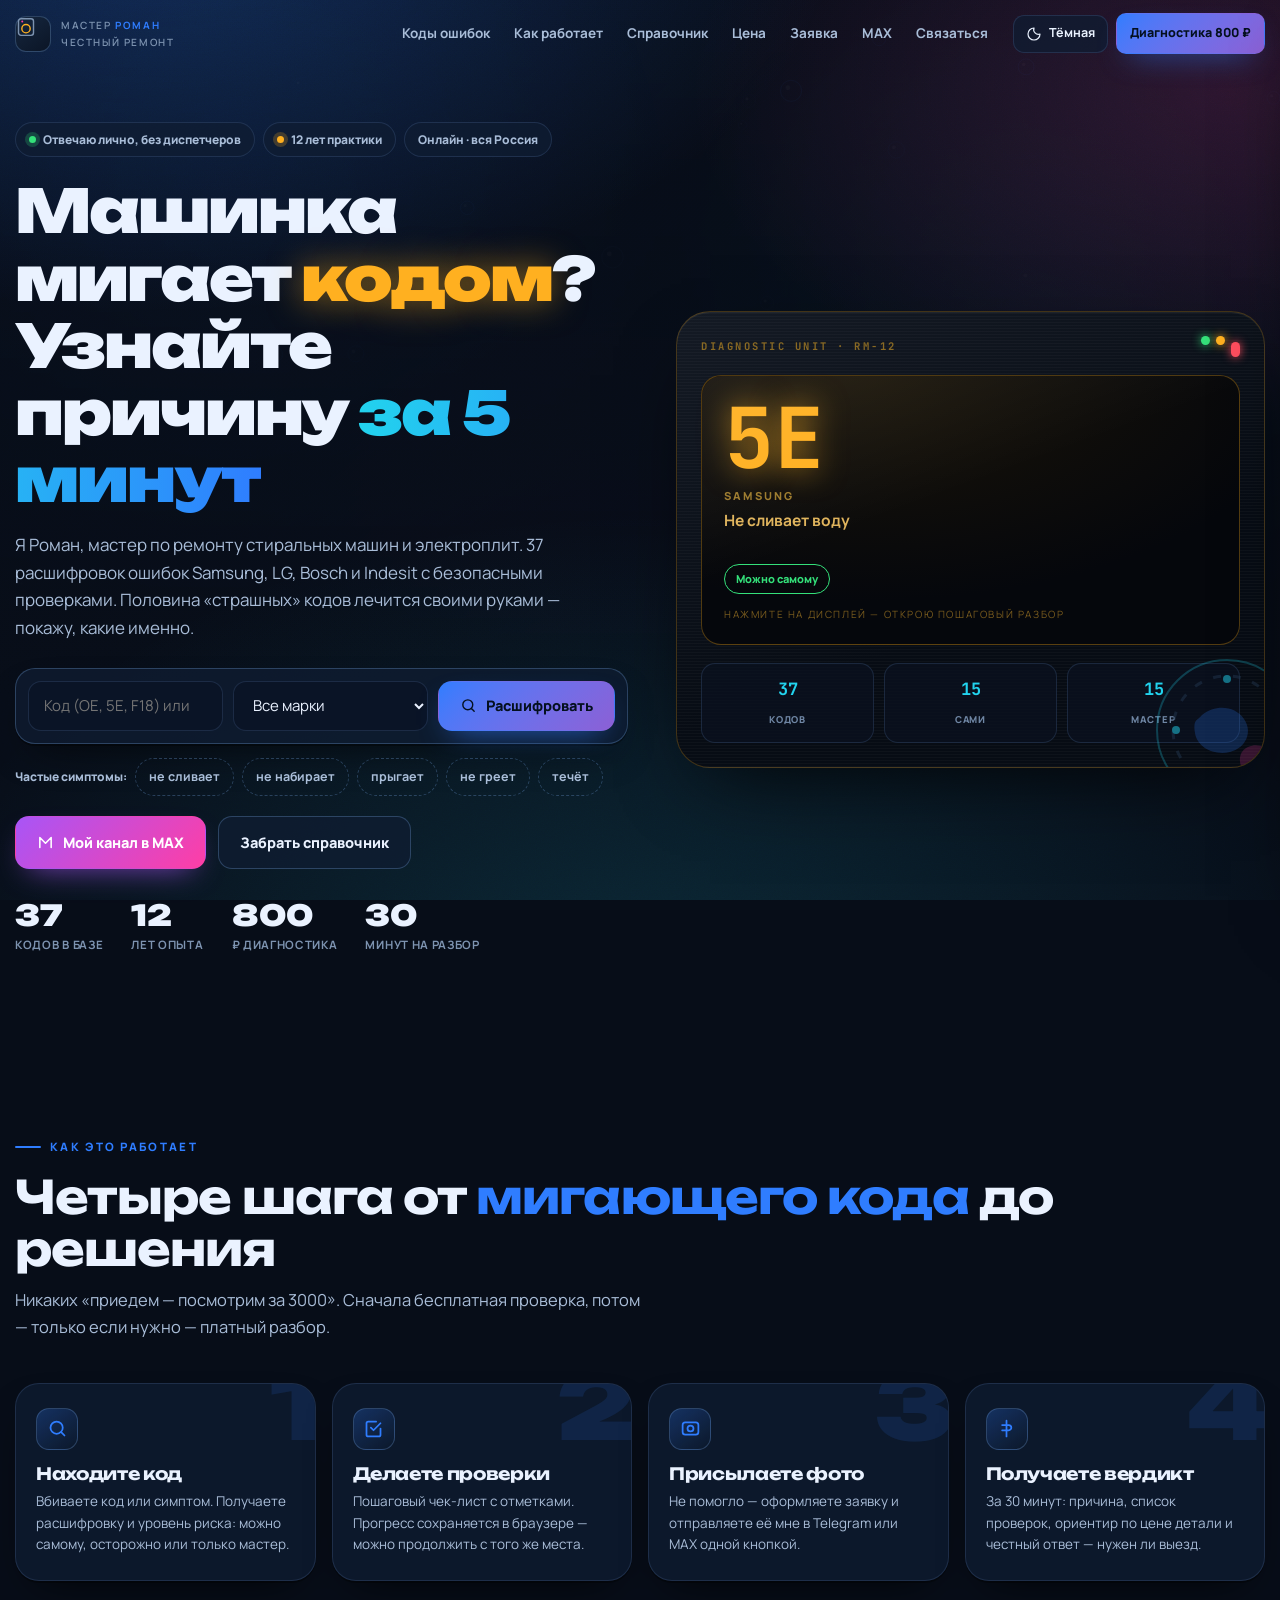
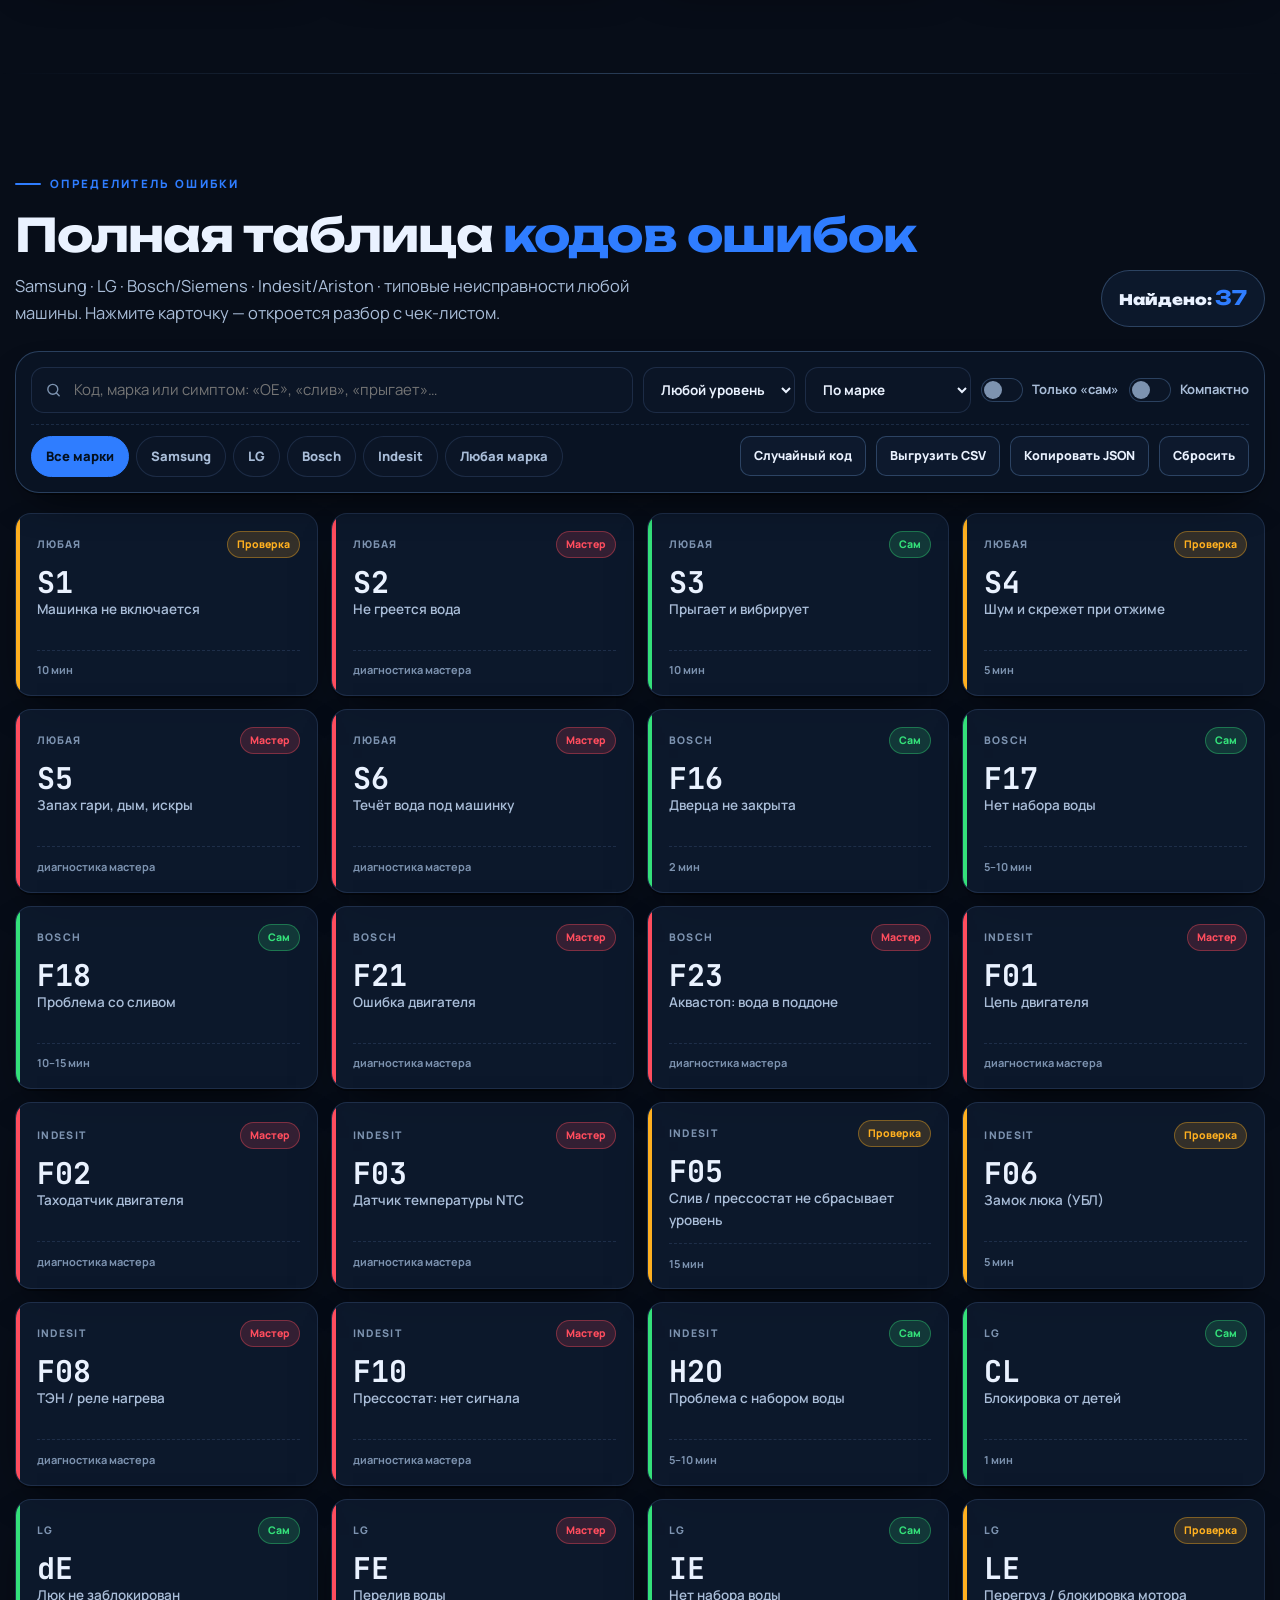
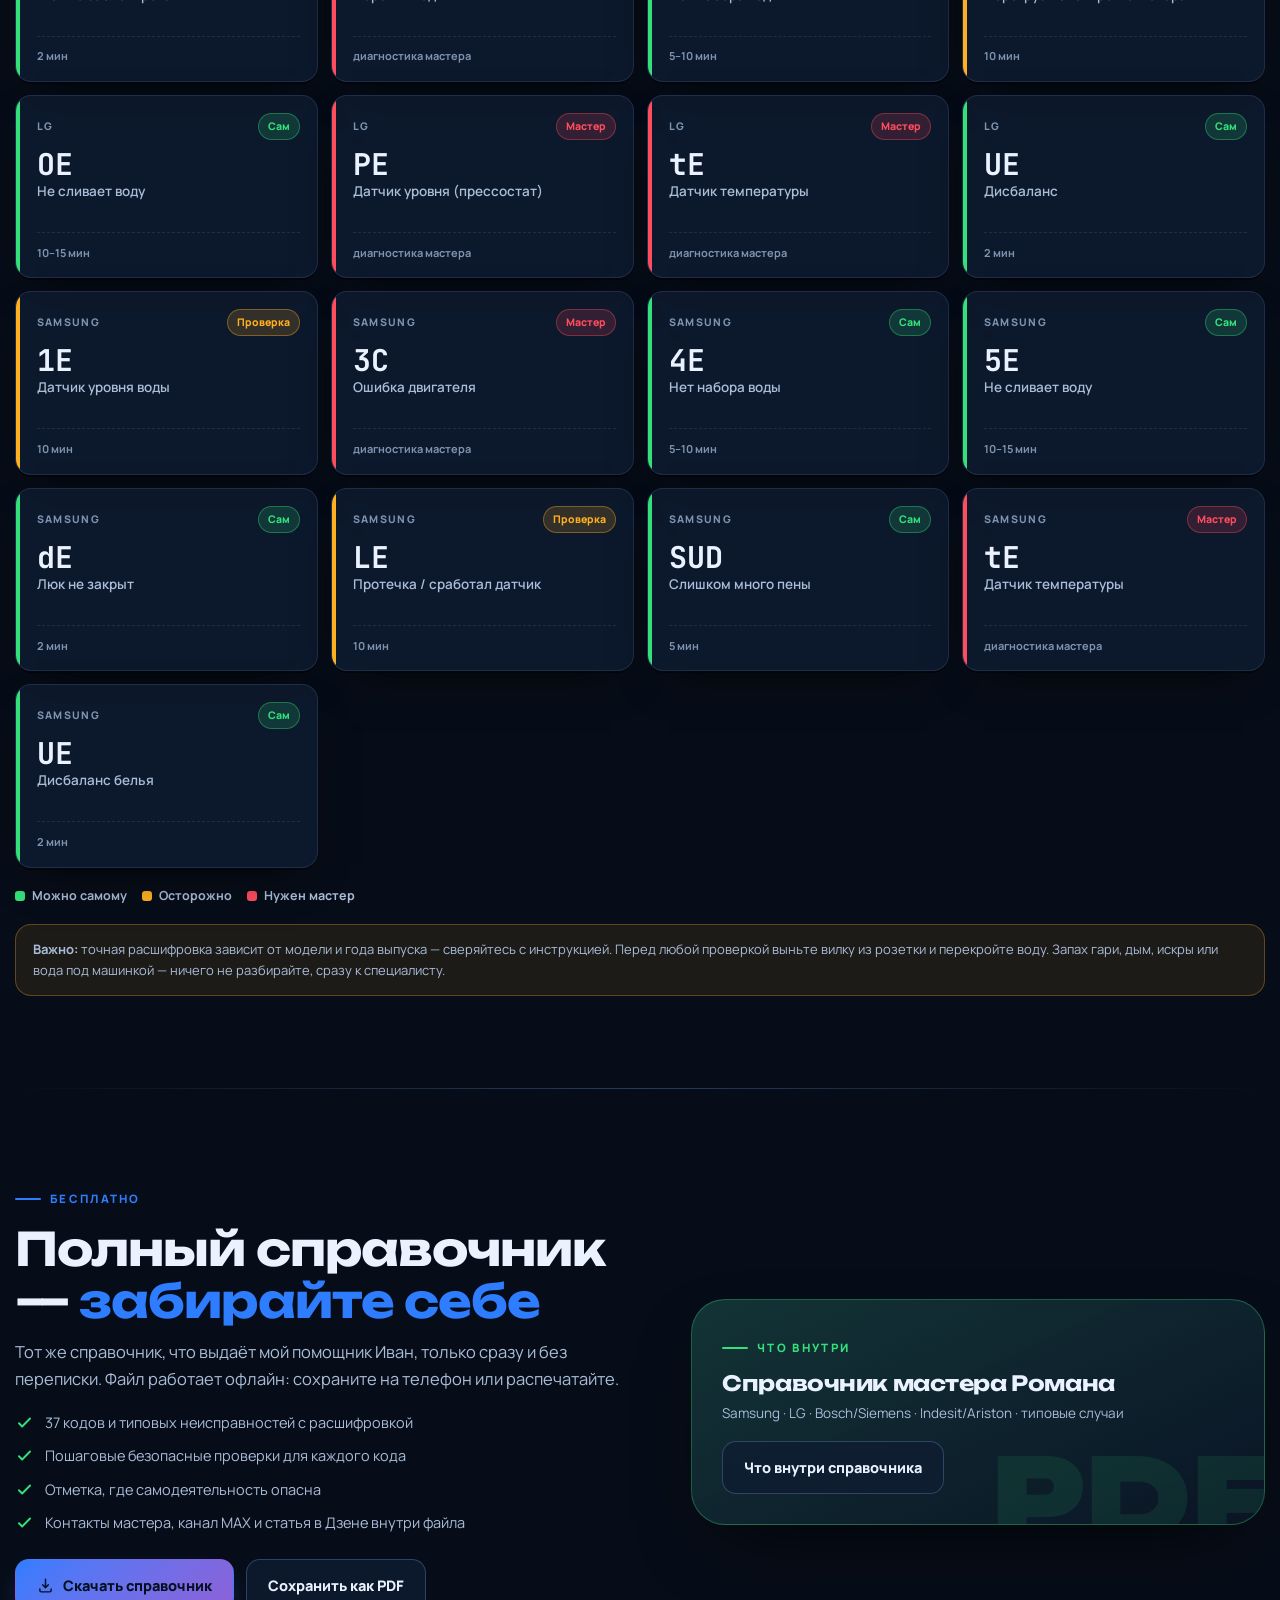
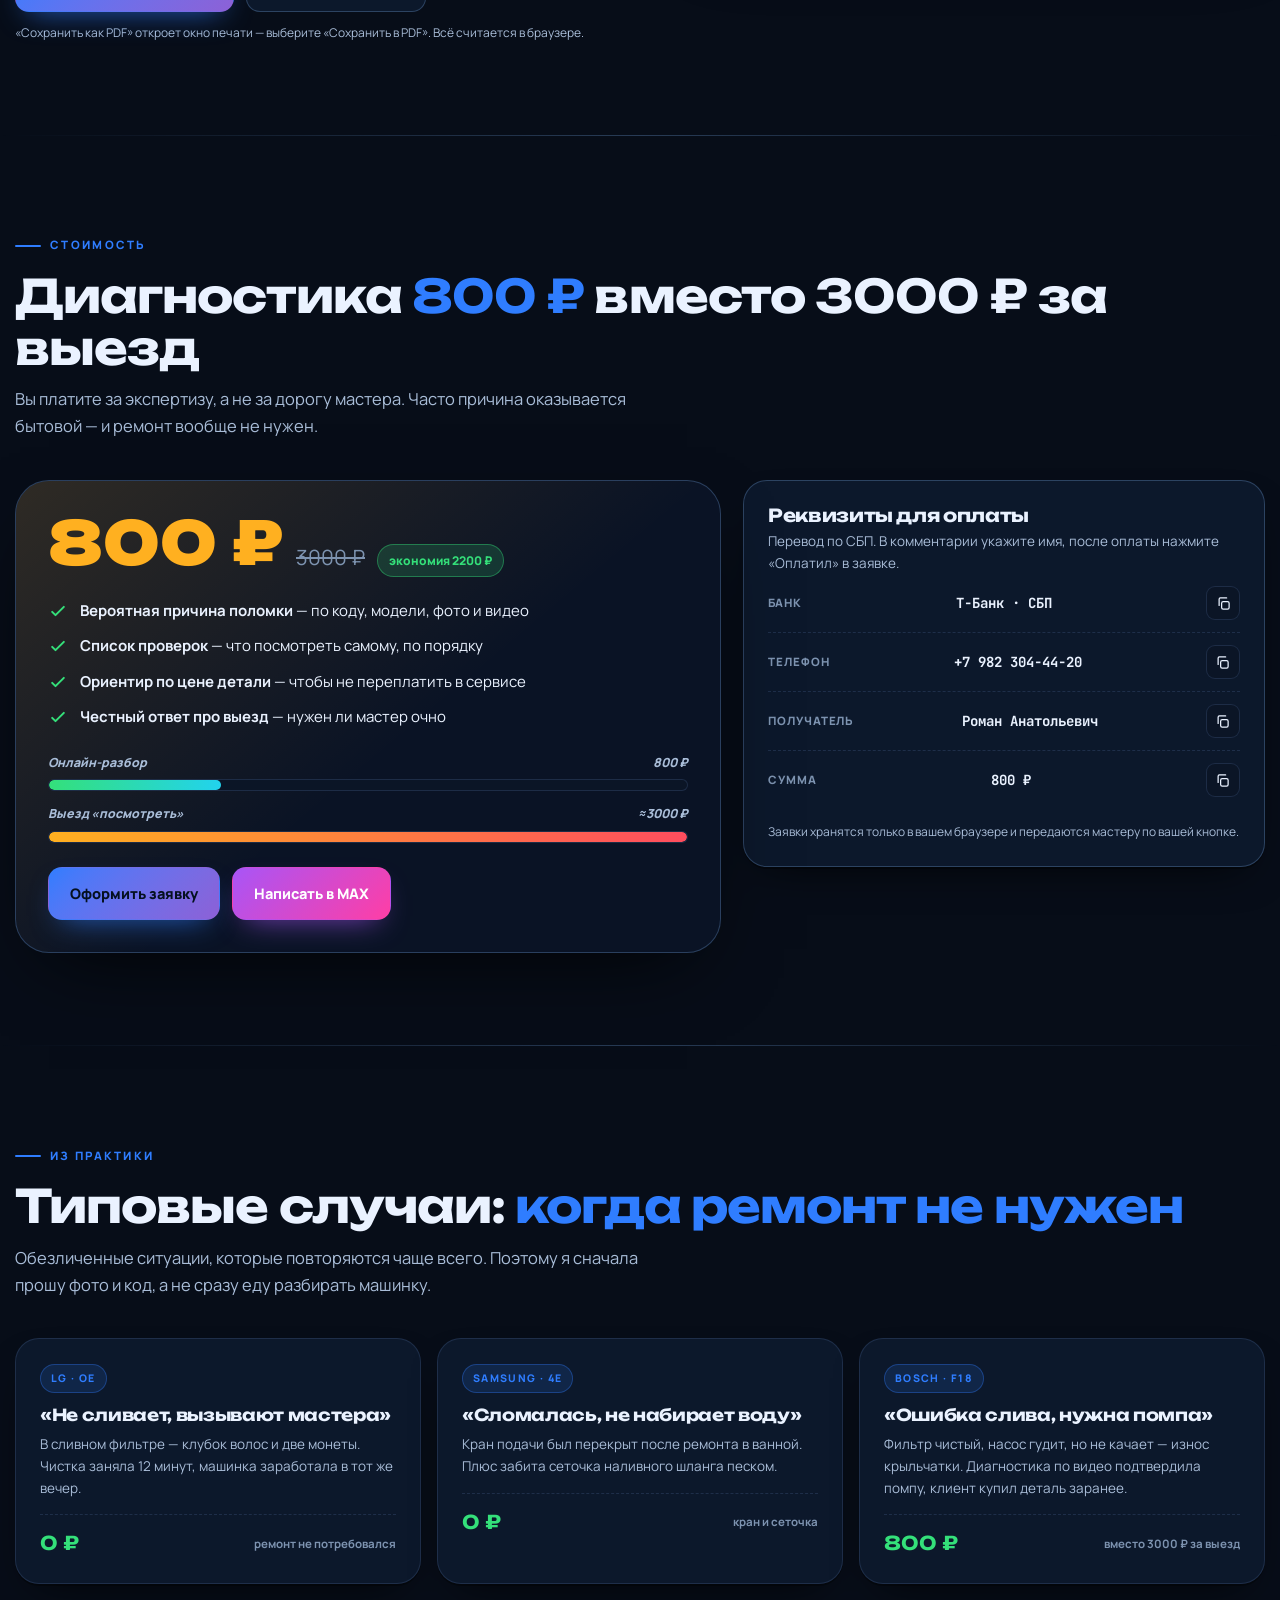
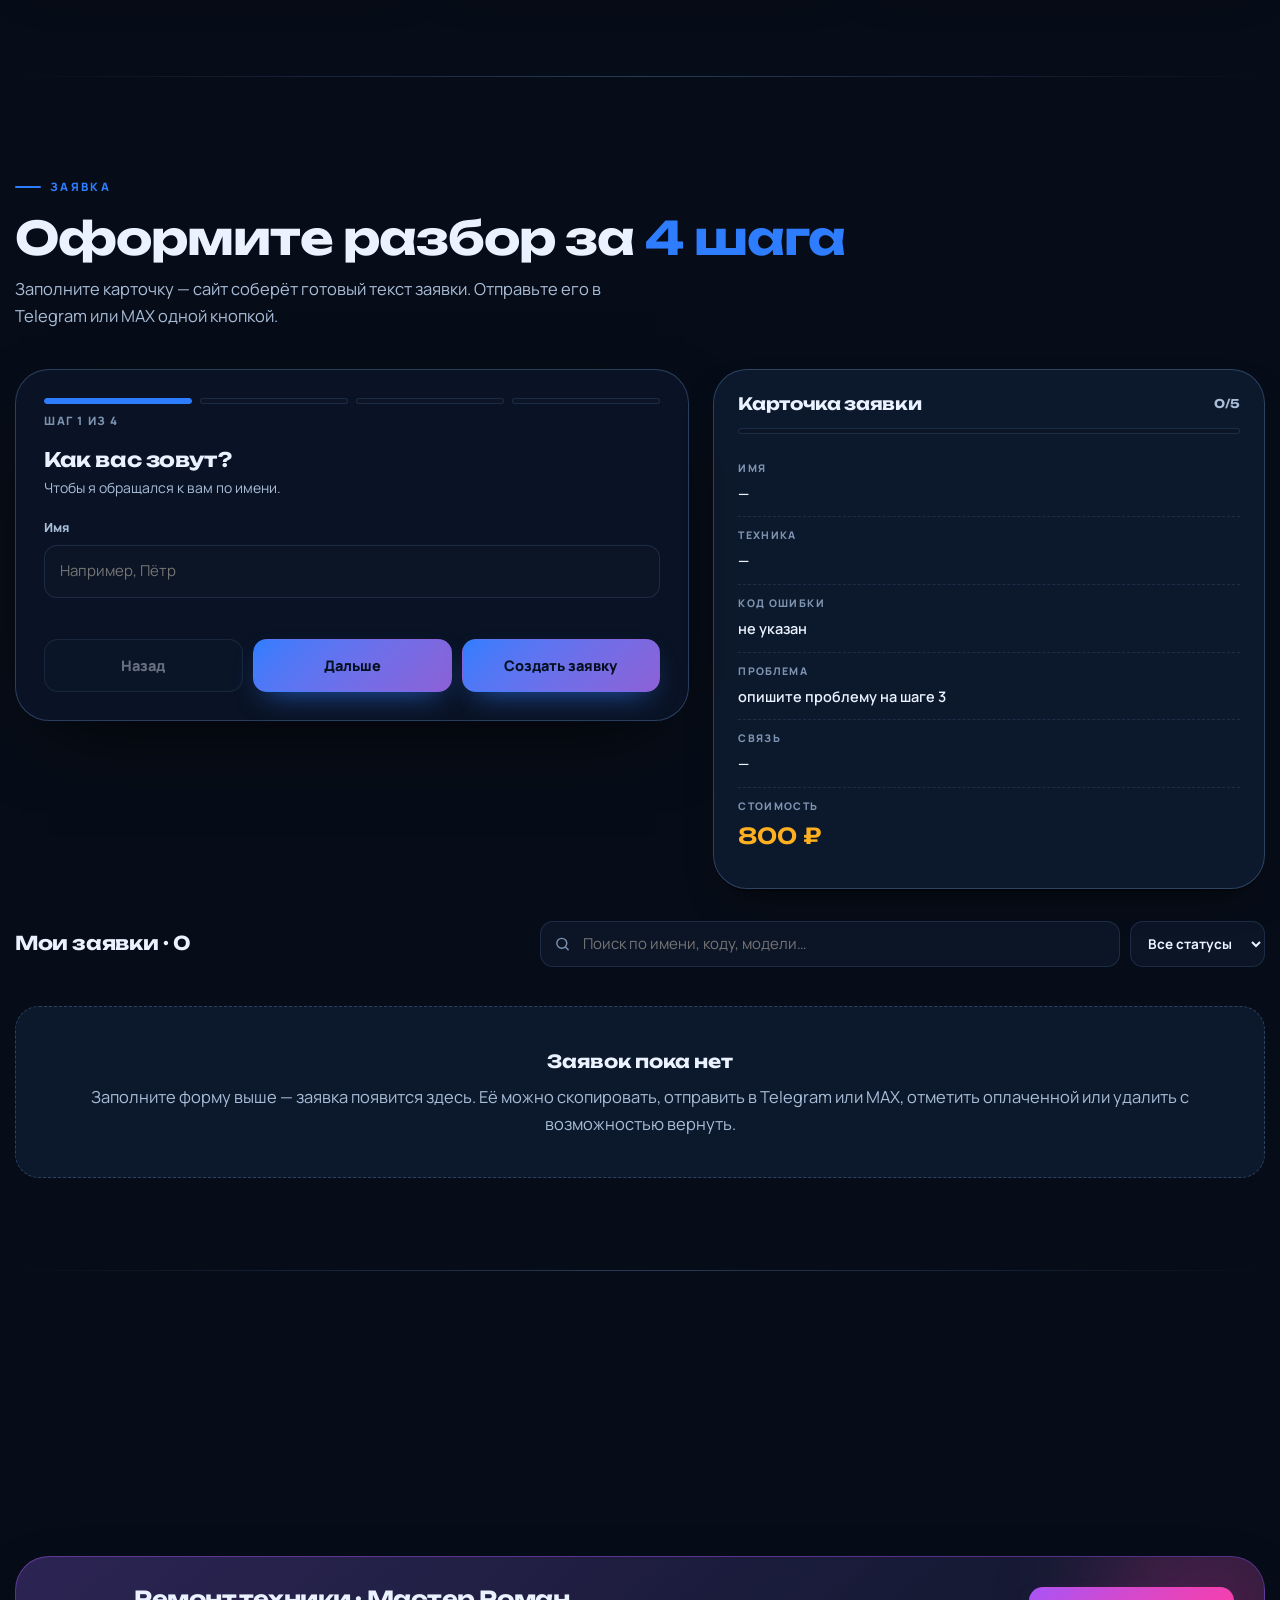
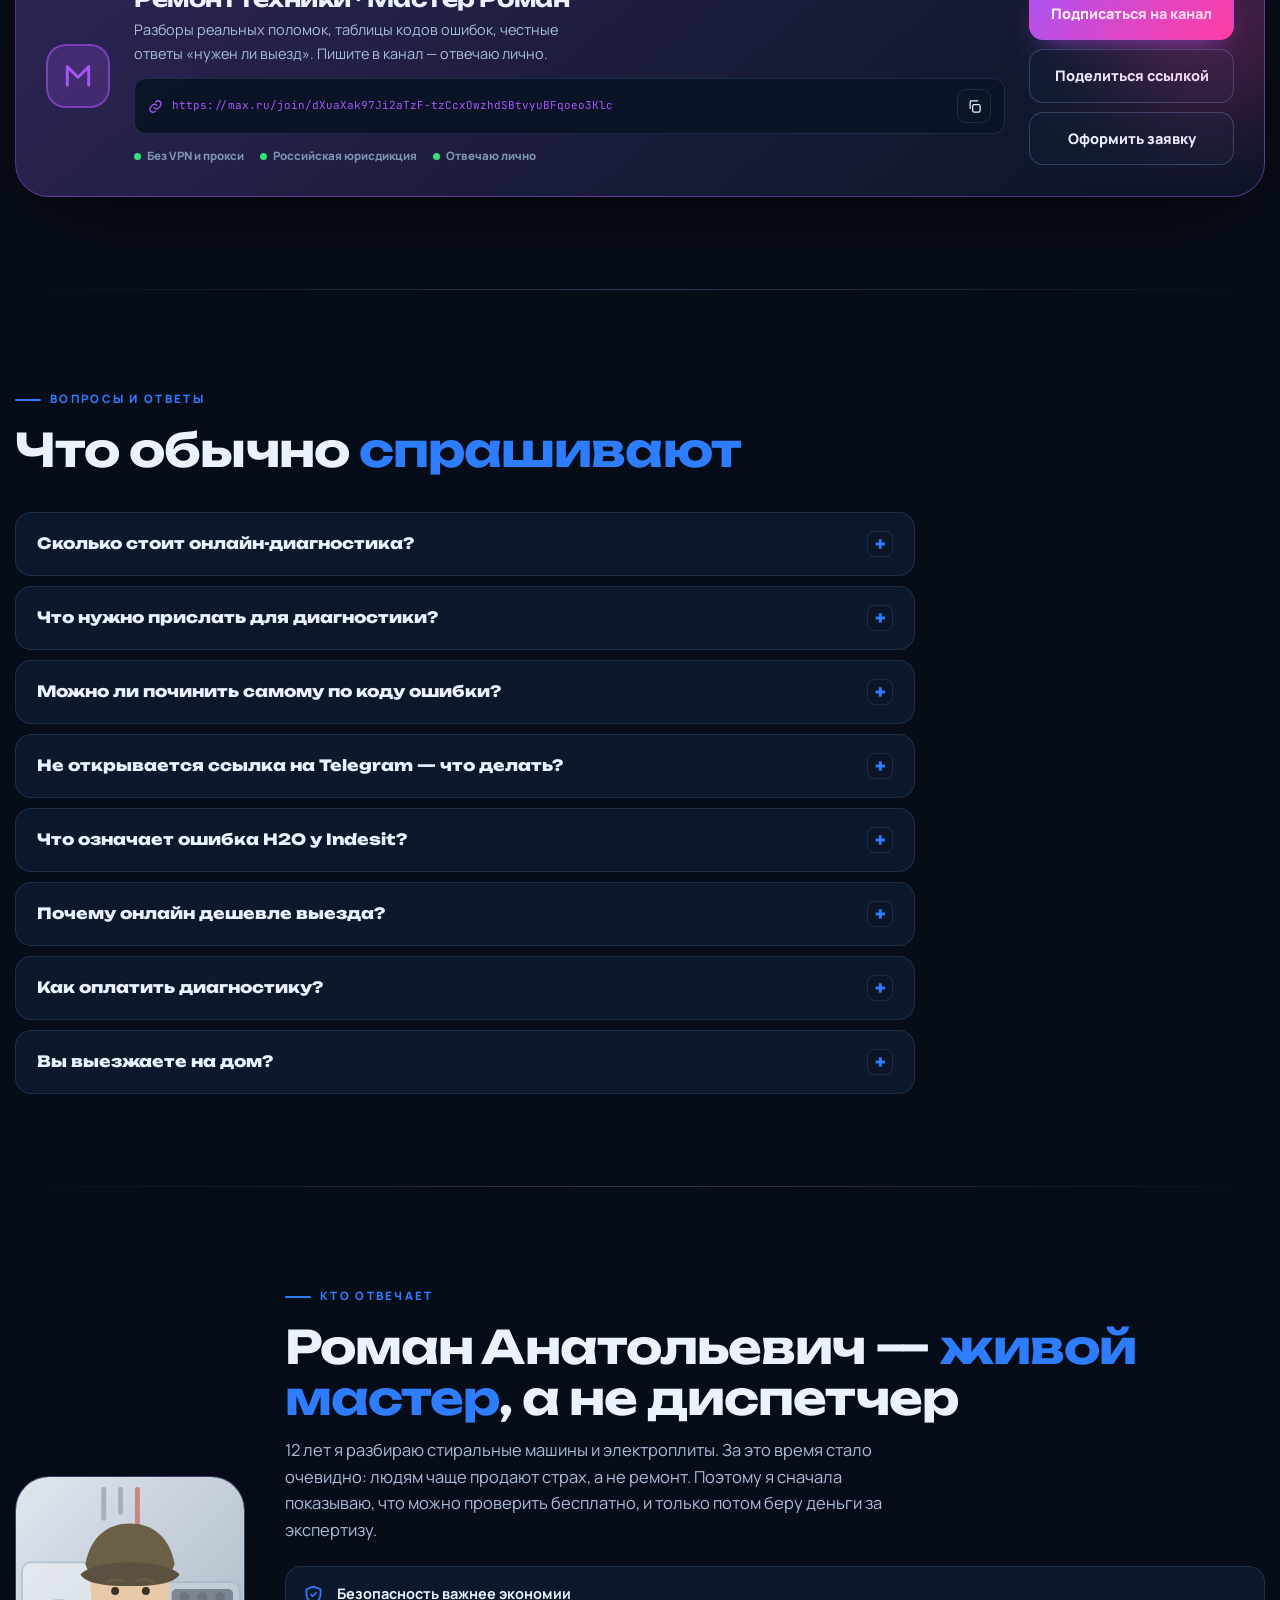
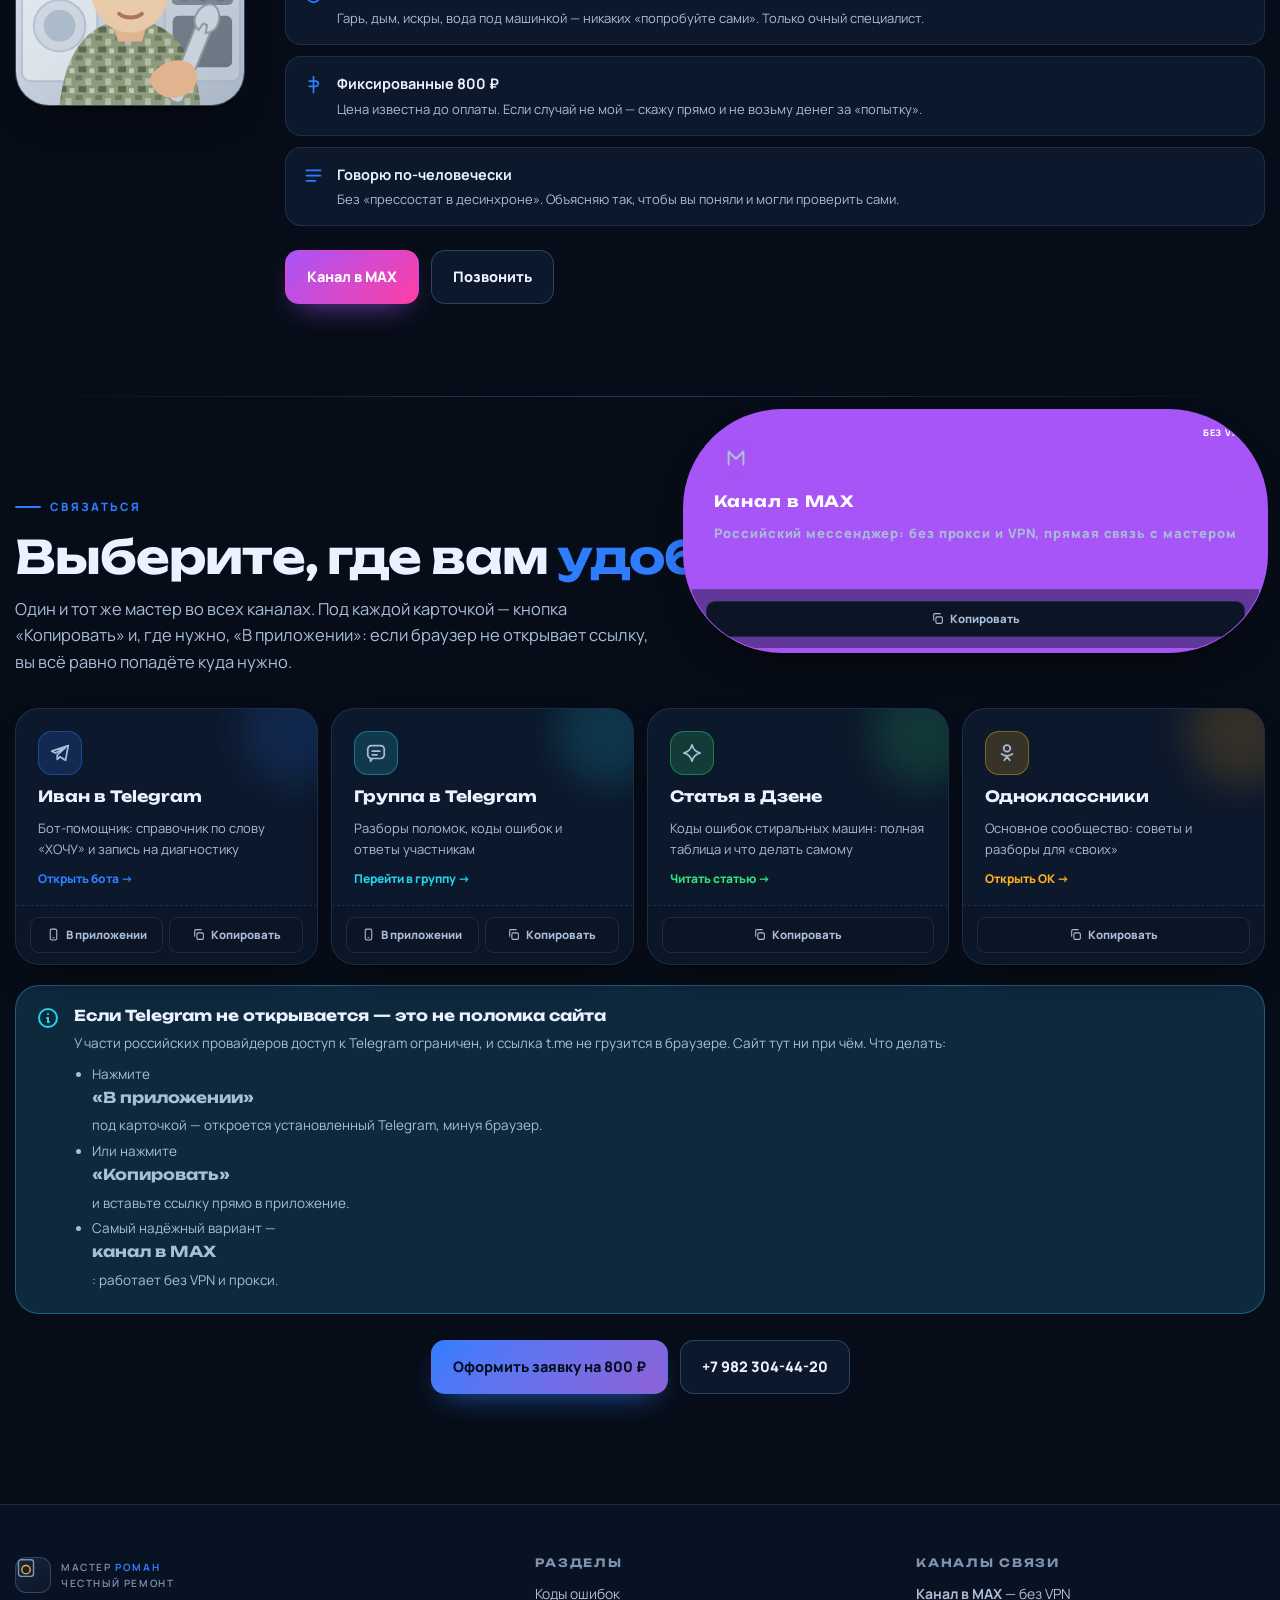
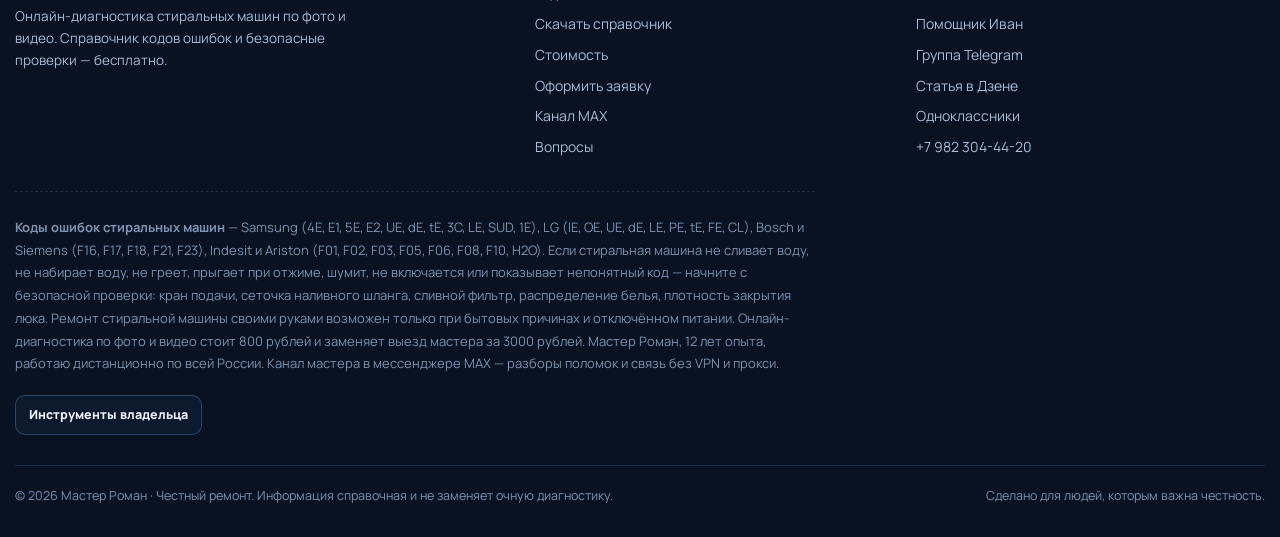
<file: index.html>
<!doctype html>
<html lang="ru" data-theme="dark">
<head>
<meta charset="utf-8">
<meta name="viewport" content="width=device-width,initial-scale=1,viewport-fit=cover">
<title>Коды ошибок стиральных машин: Samsung, LG, Bosch, Indesit — онлайн-диагностика 800 ₽ | Мастер Роман</title>
<meta name="description" content="37 расшифровок кодов ошибок стиральных машин Samsung, LG, Bosch, Indesit: что починить самому за 5 минут и когда нужен мастер. Бесплатный справочник. Онлайн-диагностика по фото и видео — 800 ₽ вместо 3000 ₽ за выезд. Мастер Роман, 12 лет опыта.">
<meta name="keywords" content="коды ошибок стиральных машин, ошибка E1 Samsung, ошибка OE LG, F18 Bosch, H2O Indesit, ремонт стиральной машины своими руками, онлайн диагностика, мастер Роман">
<meta name="robots" content="index,follow,max-snippet:-1,max-image-preview:large">
<meta name="author" content="Роман Анатольевич">
<meta name="theme-color" content="#070d18">
<link rel="canonical" id="canonical" href="https://master-romanrf.github.io/">
<meta property="og:type" content="website"><meta property="og:locale" content="ru_RU">
<meta property="og:site_name" content="Мастер Роман · Честный ремонт">
<meta property="og:url" content="https://master-romanrf.github.io/">
<meta property="og:title" content="Коды ошибок стиральных машин — таблица и разбор. Диагностика 800 ₽">
<meta property="og:description" content="37 кодов Samsung, LG, Bosch, Indesit с безопасными проверками. Бесплатный справочник и онлайн-диагностика по фото/видео.">
<meta name="twitter:card" content="summary_large_image">
<link rel="icon" href="data:image/svg+xml,%3Csvg xmlns='http://www.w3.org/2000/svg' viewBox='0 0 32 32'%3E%3Crect width='32' height='32' rx='8' fill='%230b1526'/%3E%3Ccircle cx='16' cy='19' r='8' fill='none' stroke='%2322d3ee' stroke-width='2.5'/%3E%3Crect x='7' y='6' width='18' height='4' rx='2' fill='%23ffb020'/%3E%3C/svg%3E">
<link rel="preconnect" href="https://fonts.googleapis.com"><link rel="preconnect" href="https://fonts.gstatic.com" crossorigin>
<link href="https://fonts.googleapis.com/css2?family=Unbounded:wght@500;700;900&family=Manrope:wght@400;500;600;800&family=JetBrains+Mono:wght@700&display=swap" rel="stylesheet">
<script type="application/ld+json">
{"@context":"https://schema.org","@type":"ProfessionalService","name":"Мастер Роман · Честный ремонт","url":"https://master-romanrf.github.io/","description":"Онлайн-диагностика неисправностей стиральных машин по фото и видео. Справочник кодов ошибок Samsung, LG, Bosch, Indesit.","telephone":"+79823044420","priceRange":"800 RUB","areaServed":{"@type":"Country","name":"Россия"},"founder":{"@type":"Person","name":"Роман Анатольевич","jobTitle":"Мастер по ремонту бытовой техники"},"sameAs":["https://t.me/Asistent_Ivan_Bot","https://t.me/konsulthat","https://max.ru/join/dXuaXak97Ji2aTzF-tzCcxOwzhdSBtvyuBFqoeo3Klc","https://dzen.ru/a/avx-nDgdVmt99VTZ"],"makesOffer":{"@type":"Offer","price":"800","priceCurrency":"RUB","availability":"https://schema.org/InStock","itemOffered":{"@type":"Service","name":"Онлайн-диагностика стиральной машины по фото и видео"}}}
</script>
<script type="application/ld+json">
{"@context":"https://schema.org","@type":"FAQPage","mainEntity":[
{"@type":"Question","name":"Сколько стоит онлайн-диагностика стиральной машины?","acceptedAnswer":{"@type":"Answer","text":"800 рублей: вероятная причина, список проверок, ориентир по стоимости детали и честный ответ, нужен ли выезд мастера."}},
{"@type":"Question","name":"Что нужно прислать для онлайн-диагностики?","acceptedAnswer":{"@type":"Answer","text":"Марку и модель машинки с таблички на люке или задней стенке, код ошибки с дисплея, описание проблемы и короткое видео или 2–3 фото."}},
{"@type":"Question","name":"Можно ли починить стиральную машину самому по коду ошибки?","acceptedAnswer":{"@type":"Answer","text":"Часть кодов означает бытовые причины: закрыт кран, засорён сливной фильтр, дисбаланс белья, неплотно закрыт люк, избыток пены. Это безопасно при отключённом питании. Ошибки двигателя, ТЭНа, датчиков и модуля требуют мастера."}},
{"@type":"Question","name":"Что означает ошибка H2O у Indesit?","acceptedAnswer":{"@type":"Answer","text":"H2O — проблема с набором воды, а не протечка. Проверьте кран подачи, напор, сеточку-фильтр наливного шланга и лоток порошка."}},
{"@type":"Question","name":"Почему не открывается ссылка на Telegram?","acceptedAnswer":{"@type":"Answer","text":"У части российских провайдеров доступ к Telegram ограничен, поэтому ссылка t.me может не открываться в браузере. Нажмите «Открыть в приложении» — запустится установленный Telegram, либо скопируйте ссылку кнопкой и вставьте её в приложение. Канал мастера в MAX работает без VPN и прокси."}},
{"@type":"Question","name":"Как оплатить диагностику?","acceptedAnswer":{"@type":"Answer","text":"Переводом по СБП в Т-Банк на номер +7 982 304-44-20, получатель Роман Анатольевич. В комментарии укажите имя, после оплаты напишите «Оплатил»."}}]}
</script>
<script type="application/ld+json">
{"@context":"https://schema.org","@type":"HowTo","name":"Как почистить сливной фильтр стиральной машины","totalTime":"PT15M","step":[
{"@type":"HowToStep","name":"Обесточить","text":"Выньте вилку из розетки и перекройте кран подачи воды."},
{"@type":"HowToStep","name":"Слить воду","text":"Слейте воду через аварийный шланг или в низкую ёмкость."},
{"@type":"HowToStep","name":"Выкрутить фильтр","text":"Откройте лючок внизу корпуса и выкрутите сливной фильтр."},
{"@type":"HowToStep","name":"Промыть","text":"Уберите мусор, промойте фильтр, проверьте свободный ход крыльчатки."},
{"@type":"HowToStep","name":"Проверить шланг","text":"Осмотрите сливной шланг и сифон, соберите обратно."}]}
</script>
<style>
:root{
--s900:#050a13;--s850:#070d18;--s800:#0b1526;--s700:#101d33;--s600:#16273f;
--blue:#2f7dff;--cyan:#22d3ee;--green:#34e07a;--amber:#ffb020;--red:#ff4d5e;--magenta:#ff3ea5;--max:#a855f7;
--bg:var(--s850);--bg2:var(--s800);--surface:rgba(16,29,51,.74);--surface2:rgba(11,21,38,.95);--scrim:rgba(3,7,14,.8);
--txt:#eaf2ff;--txt2:#a9bdd8;--txt3:#7d93b0;--bd:rgba(90,130,180,.22);--bd2:rgba(90,130,180,.4);
--accent:var(--blue);--on:#04101f;--ok:var(--green);--warn:var(--amber);--danger:var(--red);
--rm:16px;--rl:24px;--rx:34px;--nav:68px;
--sh1:0 2px 0 rgba(0,0,0,.35),0 18px 44px -22px rgba(0,0,0,.9);--sh2:0 30px 80px -34px rgba(0,0,0,.95);
--dsp:'Unbounded','Trebuchet MS',system-ui,sans-serif;--body:'Manrope','Segoe UI',system-ui,sans-serif;--mono:'JetBrains Mono',Consolas,monospace}
[data-theme="light"]{--bg:#f4ede3;--bg2:#efe6d8;--surface:rgba(255,253,249,.9);--surface2:#fffdf9;--scrim:rgba(30,22,14,.45);
--txt:#12203a;--txt2:#3f5570;--txt3:#6a7f99;--bd:rgba(24,48,84,.16);--bd2:rgba(24,48,84,.3);
--blue:#1257d6;--cyan:#067f96;--green:#12793f;--amber:#a86400;--red:#c31f36;--magenta:#c2168a;--max:#7c3aed;--on:#fffdf9;
--sh1:0 2px 0 rgba(120,100,70,.18),0 16px 36px -24px rgba(60,45,25,.55);--sh2:0 28px 70px -34px rgba(60,45,25,.6)}
body[data-zone=blue]{--accent:var(--blue)}body[data-zone=cyan]{--accent:var(--cyan)}body[data-zone=amber]{--accent:var(--amber)}
body[data-zone=green]{--accent:var(--green)}body[data-zone=magenta]{--accent:var(--magenta)}body[data-zone=max]{--accent:var(--max)}
*{box-sizing:border-box}html{-webkit-text-size-adjust:100%}
body{margin:0;background:var(--bg);color:var(--txt);font-family:var(--body);font-size:16.5px;line-height:1.62;overflow-x:hidden;transition:background .5s,color .35s;scrollbar-color:var(--accent) var(--bg2);scrollbar-width:thin}
body.lock{overflow:hidden}
::selection{background:var(--accent);color:var(--on)}
::-webkit-scrollbar{width:12px;height:12px}::-webkit-scrollbar-track{background:var(--bg2);border-left:1px solid var(--bd)}
::-webkit-scrollbar-thumb{background:linear-gradient(180deg,var(--accent),var(--cyan));border:3px solid var(--bg2);border-radius:99px}
::-webkit-scrollbar-thumb:hover{background:linear-gradient(180deg,var(--magenta),var(--accent))}
img,svg{max-width:100%}h1,h2,h3,h4{font-family:var(--dsp);font-weight:700;line-height:1.12;letter-spacing:-.02em;margin:0}p{margin:0}a{color:inherit}button{font:inherit;color:inherit}
:focus-visible{outline:3px solid var(--accent);outline-offset:3px;border-radius:6px}
.skip{position:absolute;left:-9999px;top:0;z-index:200;background:var(--accent);color:var(--on);padding:12px 18px;font-weight:800}.skip:focus{left:0}
#bg{position:fixed;inset:0;width:100%;height:100%;z-index:0;pointer-events:none}
.veil{position:fixed;inset:0;z-index:1;pointer-events:none;transition:background .8s;background:radial-gradient(1100px 620px at 12% -8%,color-mix(in srgb,var(--accent) 26%,transparent),transparent 62%),radial-gradient(900px 560px at 96% 10%,color-mix(in srgb,var(--magenta) 15%,transparent),transparent 60%),radial-gradient(1200px 800px at 50% 112%,color-mix(in srgb,var(--cyan) 14%,transparent),transparent 62%),linear-gradient(180deg,color-mix(in srgb,var(--bg) 82%,transparent),var(--bg) 78%)}
.grain{position:fixed;inset:0;z-index:2;pointer-events:none;opacity:.3;mix-blend-mode:overlay;background-image:url("data:image/svg+xml,%3Csvg xmlns='http://www.w3.org/2000/svg' width='180' height='180'%3E%3Cfilter id='n'%3E%3CfeTurbulence type='fractalNoise' baseFrequency='.85' numOctaves='3'/%3E%3C/filter%3E%3Crect width='180' height='180' filter='url(%23n)' opacity='.5'/%3E%3C/svg%3E")}
[data-theme=light] .grain{opacity:.18;mix-blend-mode:multiply}
.shell{position:relative;z-index:3}
.nav{position:fixed;top:0;left:0;right:0;z-index:60;height:var(--nav);display:flex;align-items:center;border-bottom:1px solid transparent;transition:.35s}
.nav.stuck{background:color-mix(in srgb,var(--bg) 88%,transparent);backdrop-filter:blur(18px) saturate(150%);-webkit-backdrop-filter:blur(18px);border-bottom-color:var(--bd);box-shadow:0 14px 40px -30px #000}
.nav-in{width:min(1280px,100% - 30px);margin-inline:auto;display:flex;align-items:center;gap:14px}
.logo{display:flex;align-items:center;gap:10px;text-decoration:none;font-family:var(--dsp);font-weight:900;font-size:14.5px;white-space:nowrap}
.lmark{width:36px;height:36px;border-radius:11px;display:grid;place-items:center;flex:0 0 auto;background:linear-gradient(145deg,var(--s600),var(--s800));border:1px solid var(--bd2);color:var(--cyan)}
[data-theme=light] .lmark{background:linear-gradient(145deg,#fff,#e9dfcd)}
.lmark svg{width:20px;height:20px}
.logo b{color:var(--accent);transition:color .5s}
.logo span{display:block;font-family:var(--body);font-weight:600;font-size:10px;letter-spacing:.16em;text-transform:uppercase;color:var(--txt3)}
.nlinks{display:flex;gap:2px;margin-left:auto}
.nlinks a{position:relative;text-decoration:none;font-size:13.5px;font-weight:700;padding:9px 11px;border-radius:9px;color:var(--txt2);transition:.22s}
.nlinks a:hover{color:var(--txt);background:color-mix(in srgb,var(--accent) 12%,transparent)}
.nlinks a.active{color:var(--accent)}
.nlinks a.active::after{content:"";position:absolute;left:11px;right:11px;bottom:3px;height:2px;border-radius:2px;background:var(--accent)}
.ntools{display:flex;align-items:center;gap:8px}
.ibtn{display:inline-flex;align-items:center;gap:7px;height:38px;padding:0 12px;border-radius:11px;cursor:pointer;background:var(--surface);border:1px solid var(--bd);font-size:12.5px;font-weight:700;transition:.22s;white-space:nowrap}
.ibtn:hover{border-color:var(--accent);transform:translateY(-1px)}.ibtn svg{width:16px;height:16px}
.burger{display:none;width:40px;padding:0;justify-content:center}
.burger i{display:block;width:17px;height:2px;background:var(--txt);border-radius:2px;position:relative;transition:.25s}
.burger i::before,.burger i::after{content:"";position:absolute;left:0;width:17px;height:2px;background:var(--txt);border-radius:2px;transition:.25s}
.burger i::before{top:-6px}.burger i::after{top:6px}
.nav.open .burger i{background:transparent}.nav.open .burger i::before{transform:translateY(6px) rotate(45deg)}.nav.open .burger i::after{transform:translateY(-6px) rotate(-45deg)}
#prog{position:absolute;left:0;bottom:-1px;height:2px;width:100%;transform-origin:0 50%;transform:scaleX(0);background:linear-gradient(90deg,var(--blue),var(--cyan),var(--green),var(--amber),var(--magenta))}
section{scroll-margin-top:calc(var(--nav) + 14px);position:relative}
.wrap{width:min(1280px,100% - 30px);margin-inline:auto}.pad{padding:92px 0}
.eyebrow{display:inline-flex;align-items:center;gap:9px;font-size:11.5px;font-weight:800;letter-spacing:.2em;text-transform:uppercase;color:var(--accent);margin-bottom:15px}
.eyebrow::before{content:"";width:26px;height:2px;background:currentColor;border-radius:2px}
.h2{font-size:clamp(27px,4.2vw,46px)}.h2 em{font-style:normal;color:var(--accent)}
.sub{color:var(--txt2);max-width:64ch;margin-top:13px}
.rv{opacity:0;transform:translateY(24px);transition:opacity .7s cubic-bezier(.2,.7,.2,1) var(--d,0ms),transform .7s cubic-bezier(.2,.7,.2,1) var(--d,0ms)}.rv.shown{opacity:1;transform:none}
.muted{color:var(--txt2)}.small{font-size:13.5px}.tiny{font-size:12px}
.rule{height:1px;background:linear-gradient(90deg,transparent,var(--bd2),transparent)}
.btn{display:inline-flex;align-items:center;justify-content:center;gap:9px;padding:14px 21px;border-radius:14px;font-weight:800;font-size:14.5px;text-decoration:none;cursor:pointer;border:1px solid transparent;transition:.22s;position:relative;overflow:hidden}
.btn svg{width:17px;height:17px;flex:0 0 auto}
.btn.p{background:linear-gradient(135deg,var(--accent),color-mix(in srgb,var(--accent) 55%,var(--magenta)));color:var(--on);box-shadow:0 12px 30px -14px color-mix(in srgb,var(--accent) 80%,transparent)}
.btn.p:hover{transform:translateY(-2px)}
.btn.p::after{content:"";position:absolute;inset:0;background:linear-gradient(110deg,transparent 20%,rgba(255,255,255,.34),transparent 80%);transform:translateX(-120%)}
.btn.p:hover::after{transform:translateX(120%);transition:transform .75s}
.btn.g{background:var(--surface);border-color:var(--bd2);color:var(--txt)}
.btn.g:hover{border-color:var(--accent);color:var(--accent);transform:translateY(-2px)}
.btn.mx{background:linear-gradient(135deg,var(--max),var(--magenta));color:#fff;box-shadow:0 12px 30px -14px color-mix(in srgb,var(--max) 80%,transparent)}
.btn.mx:hover{transform:translateY(-2px)}
.btn.ok{background:color-mix(in srgb,var(--ok) 16%,transparent);border-color:color-mix(in srgb,var(--ok) 45%,transparent);color:var(--ok)}
.btn.dg{background:color-mix(in srgb,var(--danger) 12%,transparent);border-color:color-mix(in srgb,var(--danger) 40%,transparent);color:var(--danger)}
.btn.t{padding:9px 13px;font-size:12.5px;border-radius:10px}
.btn:disabled{opacity:.42;cursor:not-allowed;transform:none!important}
.brow{display:flex;flex-wrap:wrap;gap:12px;margin-top:24px}
.hero{padding:calc(var(--nav) + 54px) 0 80px}
.hgrid{display:grid;grid-template-columns:1.02fr .98fr;gap:48px;align-items:center}
.pills{display:flex;flex-wrap:wrap;gap:8px;margin-bottom:20px}
.pill{display:inline-flex;align-items:center;gap:7px;padding:7px 13px;border-radius:99px;font-size:12px;font-weight:800;background:var(--surface);border:1px solid var(--bd);color:var(--txt2)}
.pill i{width:7px;height:7px;border-radius:99px;background:var(--ok);box-shadow:0 0 0 4px color-mix(in srgb,var(--ok) 22%,transparent)}
.pill.a i{background:var(--amber);box-shadow:0 0 0 4px color-mix(in srgb,var(--amber) 22%,transparent)}
h1{font-size:clamp(32px,5.4vw,60px);font-weight:900;letter-spacing:-.035em}
h1 .led{color:var(--amber);text-shadow:0 0 34px color-mix(in srgb,var(--amber) 55%,transparent)}
h1 .u{background:linear-gradient(90deg,var(--cyan),var(--blue));-webkit-background-clip:text;background-clip:text;color:transparent}
.hlead{margin-top:18px;font-size:17px;color:var(--txt2);max-width:56ch}
.hsearch{margin-top:26px;display:flex;gap:10px;flex-wrap:wrap;background:var(--surface);border:1px solid var(--bd2);padding:12px;border-radius:20px;box-shadow:var(--sh1)}
.hsearch input,.hsearch select{flex:1 1 180px;min-width:0;height:50px;padding:0 15px;border-radius:13px;background:var(--surface2);border:1px solid var(--bd);color:var(--txt);font:inherit;font-size:15px}
.hsearch .btn{height:50px;flex:0 0 auto}
.symrow{display:flex;flex-wrap:wrap;gap:8px;margin-top:14px;align-items:center}
.sym{padding:8px 13px;border-radius:99px;background:transparent;border:1px dashed var(--bd2);color:var(--txt2);font-size:12.5px;font-weight:700;cursor:pointer;transition:.2s}
.sym:hover{border-style:solid;border-color:var(--accent);color:var(--accent);background:color-mix(in srgb,var(--accent) 10%,transparent)}
.stats{display:flex;gap:28px;margin-top:32px;flex-wrap:wrap}
.stat b{display:block;font-family:var(--dsp);font-size:29px;font-weight:900;line-height:1}
.stat span{font-size:11.5px;color:var(--txt3);font-weight:700;letter-spacing:.06em;text-transform:uppercase}
.panel{position:relative;border-radius:var(--rx);background:linear-gradient(158deg,#141a24,#070c14 62%);border:1px solid rgba(255,176,32,.24);box-shadow:var(--sh2),inset 0 1px 0 rgba(255,255,255,.06);padding:24px;overflow:hidden}
.panel::before{content:"";position:absolute;inset:0;background:repeating-linear-gradient(0deg,rgba(255,255,255,.028) 0 1px,transparent 1px 3px);pointer-events:none}
.pbar{display:flex;align-items:center;justify-content:space-between;gap:12px;margin-bottom:18px;position:relative}
.pbar b{font-family:var(--mono);font-size:10.5px;letter-spacing:.24em;color:#8a6a24}
.pdots{display:flex;gap:6px}
.pdots i{width:9px;height:9px;border-radius:99px;background:#2a3444}
.pdots i.on{background:var(--green);box-shadow:0 0 10px var(--green)}
.pdots i.warn{background:var(--amber);box-shadow:0 0 10px var(--amber)}
.pdots i.err{background:var(--red);box-shadow:0 0 10px var(--red)}
.screen{position:relative;border-radius:20px;background:radial-gradient(120% 120% at 30% 0%,#1a1408,#05070c 70%);border:1px solid rgba(255,176,32,.3);padding:22px;cursor:pointer;transition:.25s;text-align:left;width:100%;display:block}
.screen:hover{border-color:var(--amber);transform:translateY(-3px)}
.screen::after{content:"";position:absolute;inset:0;border-radius:20px;background:linear-gradient(160deg,rgba(255,255,255,.07),transparent 45%);pointer-events:none}
#ledCode{display:block;font-family:var(--mono);font-size:clamp(52px,11vw,84px);font-weight:700;color:var(--amber);line-height:.95;text-shadow:0 0 30px rgba(255,176,32,.7);transition:opacity .18s,transform .18s}
#ledCode.flip{opacity:0;transform:translateY(-8px) skewX(-9deg)}
#ledBrand{display:block;margin-top:10px;font-size:11px;letter-spacing:.2em;text-transform:uppercase;color:#9c7a2c;font-weight:800}
#ledTitle{display:block;margin-top:5px;font-size:15.5px;color:#e0b45c;font-weight:700;min-height:44px;line-height:1.35}
#ledSev{display:inline-flex;align-items:center;gap:7px;margin-top:10px;font-size:11px;font-weight:800;padding:5px 11px;border-radius:99px;border:1px solid currentColor}
.phint{display:block;margin-top:12px;font-size:10px;letter-spacing:.16em;text-transform:uppercase;color:#7a5c1e}
.pfoot{display:grid;grid-template-columns:repeat(3,1fr);gap:10px;margin-top:18px;position:relative}
.pcell{padding:12px;border-radius:14px;background:rgba(10,18,32,.7);border:1px solid rgba(90,130,180,.22);text-align:center}
.pcell b{display:block;font-family:var(--mono);font-size:17px;color:var(--cyan)}
.pcell span{font-size:9.5px;letter-spacing:.1em;text-transform:uppercase;color:#6f86a4;font-weight:800}
.drumwrap{position:absolute;right:-38px;bottom:-38px;width:150px;height:150px;opacity:.5;pointer-events:none}
.drum{transform-origin:75px 75px;animation:spin 9s linear infinite}
@keyframes spin{to{transform:rotate(360deg)}}
.sgrid{display:grid;grid-template-columns:repeat(4,1fr);gap:16px;margin-top:42px}
.scard{position:relative;padding:24px 20px;border-radius:var(--rl);background:var(--surface);border:1px solid var(--bd);box-shadow:var(--sh1);overflow:hidden;transition:.3s}
.scard:hover{transform:translateY(-6px);border-color:var(--accent)}
.scard::before{content:attr(data-n);position:absolute;right:-6px;top:-24px;font-family:var(--dsp);font-size:92px;font-weight:900;color:color-mix(in srgb,var(--accent) 13%,transparent);line-height:1}
.scard h3{font-size:17px;margin-bottom:8px;position:relative}.scard p{font-size:13.5px;color:var(--txt2);position:relative}
.sico{width:42px;height:42px;border-radius:13px;display:grid;place-items:center;margin-bottom:14px;position:relative;background:linear-gradient(145deg,color-mix(in srgb,var(--accent) 26%,transparent),transparent);border:1px solid var(--bd2);color:var(--accent)}
.sico svg{width:21px;height:21px}
.ehead{display:flex;justify-content:space-between;align-items:flex-end;gap:22px;flex-wrap:wrap}
.counter{font-family:var(--dsp);font-weight:900;font-size:14.5px;padding:11px 17px;border-radius:99px;background:var(--surface);border:1px solid var(--bd2);white-space:nowrap}
.counter b{color:var(--accent);font-size:20px}
.ctrl{position:sticky;top:calc(var(--nav) + 8px);z-index:30;margin-top:24px;padding:15px;border-radius:var(--rl);background:color-mix(in srgb,var(--surface2) 93%,transparent);backdrop-filter:blur(16px);-webkit-backdrop-filter:blur(16px);border:1px solid var(--bd2);box-shadow:var(--sh1)}
.crow{display:flex;gap:10px;flex-wrap:wrap;align-items:center}.crow+.crow{margin-top:11px;padding-top:11px;border-top:1px dashed var(--bd)}
.sbox{position:relative;flex:1 1 250px;min-width:0}
.sbox svg{position:absolute;left:14px;top:50%;transform:translateY(-50%);width:17px;height:17px;color:var(--txt3)}
.sbox input{width:100%;height:46px;padding:0 14px 0 42px;border-radius:13px;background:var(--bg2);border:1px solid var(--bd);color:var(--txt);font:inherit;font-size:15px}
.sbox input:focus{border-color:var(--accent);outline:none;box-shadow:0 0 0 3px color-mix(in srgb,var(--accent) 22%,transparent)}
.sel{height:46px;padding:0 13px;border-radius:13px;background:var(--bg2);border:1px solid var(--bd);color:var(--txt);font:inherit;font-size:13.5px;font-weight:700;cursor:pointer}
.chips{display:flex;gap:7px;flex-wrap:wrap}
.chip{padding:9px 14px;border-radius:99px;background:var(--bg2);border:1px solid var(--bd);color:var(--txt2);font-size:13px;font-weight:800;cursor:pointer;transition:.2s}
.chip:hover{border-color:var(--accent);color:var(--txt)}.chip.on{background:var(--accent);border-color:var(--accent);color:var(--on)}
.tgl{display:inline-flex;align-items:center;gap:9px;font-size:13px;font-weight:700;color:var(--txt2);cursor:pointer;user-select:none;white-space:nowrap}
.tgl input{position:absolute;opacity:0;width:0;height:0}
.track{width:42px;height:24px;border-radius:99px;background:var(--bg2);border:1px solid var(--bd2);position:relative;transition:.24s;flex:0 0 auto}
.track::after{content:"";position:absolute;top:2px;left:2px;width:18px;height:18px;border-radius:99px;background:var(--txt3);transition:.24s}
.tgl input:checked+.track{background:color-mix(in srgb,var(--accent) 30%,transparent);border-color:var(--accent)}
.tgl input:checked+.track::after{transform:translateX(18px);background:var(--accent)}
.tgl input:focus-visible+.track{outline:3px solid var(--accent);outline-offset:3px}
.sp{flex:1 1 auto}
.grid{display:grid;grid-template-columns:repeat(auto-fill,minmax(252px,1fr));gap:13px;margin-top:20px}
.grid.dense{grid-template-columns:repeat(auto-fill,minmax(196px,1fr));gap:10px}
.card{position:relative;text-align:left;padding:17px 17px 15px 21px;border-radius:var(--rm);cursor:pointer;background:var(--surface);border:1px solid var(--bd);box-shadow:var(--sh1);transition:.24s;overflow:hidden;animation:cin .45s cubic-bezier(.2,.7,.2,1) both;animation-delay:calc(var(--i,0)*24ms)}
@keyframes cin{from{opacity:0;transform:translateY(13px)}to{opacity:1;transform:none}}
.card::before{content:"";position:absolute;left:0;top:0;bottom:0;width:4px;background:var(--rail)}
.card.diy{--rail:var(--ok)}.card.check{--rail:var(--warn)}.card.pro{--rail:var(--danger)}
.card:hover{transform:translateY(-4px);border-color:var(--rail)}
.ctop{display:flex;justify-content:space-between;align-items:center;gap:8px}
.cbrand{font-size:10.5px;font-weight:800;letter-spacing:.13em;text-transform:uppercase;color:var(--txt3)}
.badge{font-size:10.5px;font-weight:800;padding:4px 9px;border-radius:99px;white-space:nowrap;background:color-mix(in srgb,var(--rail) 16%,transparent);color:var(--rail);border:1px solid color-mix(in srgb,var(--rail) 38%,transparent)}
.badge.b-diy{--rail:var(--ok)}.badge.b-check{--rail:var(--warn)}.badge.b-pro{--rail:var(--danger)}
.ccode{display:block;font-family:var(--mono);font-size:30px;font-weight:700;margin:9px 0 2px;line-height:1}
.ctitle{display:block;font-size:13.5px;color:var(--txt2);font-weight:600;min-height:40px}
.cmeta{display:flex;justify-content:space-between;align-items:center;gap:8px;margin-top:11px;padding-top:10px;border-top:1px dashed var(--bd)}
.ctime{font-size:11px;color:var(--txt3);font-weight:700}
.carrow{font-size:12px;font-weight:800;color:var(--rail);opacity:0;transform:translateX(-6px);transition:.24s}
.card:hover .carrow{opacity:1;transform:none}
.grid.dense .ctitle{min-height:0;font-size:13px}.grid.dense .ccode{font-size:24px}.grid.dense .cmeta{display:none}
.empty{margin-top:24px;padding:40px 22px;text-align:center;border-radius:var(--rl);border:1px dashed var(--bd2);background:var(--surface)}
.empty b{display:block;font-family:var(--dsp);font-size:18px;margin-bottom:8px}
.legend{display:flex;gap:15px;flex-wrap:wrap;margin-top:18px;font-size:12.5px;color:var(--txt2);font-weight:700}
.legend span{display:inline-flex;align-items:center;gap:7px}.legend i{width:10px;height:10px;border-radius:3px}
.disc{margin-top:18px;padding:14px 17px;border-radius:var(--rm);font-size:13px;color:var(--txt2);background:color-mix(in srgb,var(--warn) 9%,transparent);border:1px solid color-mix(in srgb,var(--warn) 30%,transparent)}
#scrim{position:fixed;inset:0;z-index:80;background:var(--scrim);backdrop-filter:blur(4px);opacity:0;transition:opacity .28s}#scrim.in{opacity:1}
#drawer{position:fixed;top:0;right:0;bottom:0;z-index:90;width:min(530px,100%);display:flex;flex-direction:column;background:var(--surface2);border-left:1px solid var(--bd2);box-shadow:var(--sh2);transform:translateX(102%);transition:transform .34s cubic-bezier(.2,.8,.2,1)}
#drawer.in{transform:none}
.dbar{display:flex;align-items:center;justify-content:space-between;gap:12px;padding:15px 19px;border-bottom:1px solid var(--bd);flex:0 0 auto}
.dbar b{font-family:var(--dsp);font-size:14px}
.x{width:38px;height:38px;border-radius:11px;display:grid;place-items:center;background:var(--bg2);border:1px solid var(--bd);cursor:pointer;transition:.2s}
.x:hover{border-color:var(--danger);color:var(--danger);transform:rotate(90deg)}
#dbody{padding:21px 19px 30px;overflow-y:auto;flex:1;scrollbar-color:var(--accent) var(--bg2)}
.dhead{display:flex;justify-content:space-between;align-items:center;gap:10px}
.dbrand{font-size:11px;font-weight:800;letter-spacing:.16em;text-transform:uppercase;color:var(--txt3)}
.dcode{font-family:var(--mono);font-size:44px;line-height:1;margin:11px 0 6px;color:var(--accent)}
.dtitle{font-size:17px;font-weight:700}.dalias{margin-top:7px;font-size:12.5px;color:var(--txt3)}
#dbody h4{font-size:11.5px;letter-spacing:.14em;text-transform:uppercase;color:var(--txt3);margin:22px 0 10px;display:flex;justify-content:space-between;align-items:center}
.dsym ul{margin:0;padding-left:19px;color:var(--txt2);font-size:14.5px}.dsym li{margin-bottom:5px}
.dprog{font-family:var(--mono);font-size:12px;padding:3px 9px;border-radius:99px;background:var(--bg2);border:1px solid var(--bd);color:var(--txt2)}
.dprog.full{background:color-mix(in srgb,var(--ok) 18%,transparent);color:var(--ok);border-color:var(--ok)}
.stp{display:flex;gap:11px;align-items:flex-start;padding:12px 14px;border-radius:13px;background:var(--bg2);border:1px solid var(--bd);margin-bottom:8px;cursor:pointer;font-size:14.5px;color:var(--txt2);transition:.2s}
.stp:hover{border-color:var(--accent)}.stp input{margin-top:3px;width:18px;height:18px;accent-color:var(--ok);flex:0 0 auto;cursor:pointer}
.stp input:checked+span{text-decoration:line-through;opacity:.55}
.dwarn{margin-top:19px;padding:13px 15px;border-radius:13px;font-size:13.5px;color:var(--txt2);background:color-mix(in srgb,var(--danger) 9%,transparent);border-left:3px solid var(--danger)}
.dwarn b{color:var(--danger)}.dacts{display:grid;gap:9px;margin-top:20px}
.split{display:grid;grid-template-columns:1.05fr .95fr;gap:42px;align-items:center}
.gcard{padding:30px;border-radius:var(--rx);background:linear-gradient(155deg,color-mix(in srgb,var(--ok) 14%,var(--surface)),var(--surface2));border:1px solid color-mix(in srgb,var(--ok) 34%,transparent);box-shadow:var(--sh2);position:relative;overflow:hidden}
.gcard::after{content:"PDF";position:absolute;right:-16px;bottom:-30px;font-family:var(--dsp);font-size:112px;font-weight:900;color:color-mix(in srgb,var(--ok) 10%,transparent);line-height:1}
.glist{list-style:none;padding:0;margin:18px 0 0;display:grid;gap:10px;position:relative}
.glist li{display:flex;gap:11px;align-items:flex-start;font-size:14.5px;color:var(--txt2)}
.glist svg{width:19px;height:19px;color:var(--ok);flex:0 0 auto;margin-top:2px}
#gprev{margin-top:18px;padding-top:16px;border-top:1px dashed var(--bd);position:relative}
.gp{margin-bottom:13px}.gp h4{font-size:11.5px;letter-spacing:.12em;text-transform:uppercase;color:var(--txt3);margin-bottom:7px}
.gpl{display:flex;flex-wrap:wrap;gap:6px}
.gpi{font-size:11.5px;font-weight:700;padding:5px 10px;border-radius:8px;background:var(--bg2);border:1px solid var(--bd);color:var(--txt2)}
.gpi.diy{border-left:3px solid var(--ok)}.gpi.check{border-left:3px solid var(--warn)}.gpi.pro{border-left:3px solid var(--danger)}
.pgrid{display:grid;grid-template-columns:1.15fr .85fr;gap:22px;margin-top:40px;align-items:start}
.pcard{padding:32px;border-radius:var(--rx);background:var(--surface2);border:1px solid var(--bd2);box-shadow:var(--sh2);position:relative;overflow:hidden}
.pcard::before{content:"";position:absolute;inset:0;background:linear-gradient(140deg,color-mix(in srgb,var(--amber) 15%,transparent),transparent 55%);pointer-events:none}
.ptag{display:flex;align-items:baseline;gap:12px;position:relative;flex-wrap:wrap}
.ptag b{font-family:var(--dsp);font-size:60px;font-weight:900;line-height:1;color:var(--amber)}
.ptag s{color:var(--txt3);font-size:21px}
.ptag em{font-style:normal;font-size:12px;font-weight:800;padding:6px 11px;border-radius:99px;background:color-mix(in srgb,var(--ok) 16%,transparent);color:var(--ok);border:1px solid color-mix(in srgb,var(--ok) 40%,transparent)}
.incl{list-style:none;padding:0;margin:22px 0 0;display:grid;gap:11px;position:relative}
.incl li{display:flex;gap:12px;align-items:flex-start;font-size:15px}.incl svg{width:20px;height:20px;color:var(--ok);flex:0 0 auto;margin-top:2px}
.bars{margin-top:24px;position:relative}.brow2{margin-bottom:13px}
.brow2 span{display:flex;justify-content:space-between;font-size:12.5px;font-weight:800;color:var(--txt2);margin-bottom:6px}
.bar{height:12px;border-radius:99px;background:var(--bg2);border:1px solid var(--bd);overflow:hidden}
.bar i{display:block;height:100%;border-radius:99px}.bar.b1 i{width:27%;background:linear-gradient(90deg,var(--ok),var(--cyan))}.bar.b2 i{width:100%;background:linear-gradient(90deg,var(--amber),var(--red))}
.pay{padding:24px;border-radius:var(--rl);background:var(--surface);border:1px solid var(--bd2);box-shadow:var(--sh1)}
.pay h3{font-size:18px;margin-bottom:6px}
.prow{display:flex;justify-content:space-between;align-items:center;gap:12px;padding:12px 0;border-bottom:1px dashed var(--bd)}
.prow:last-of-type{border-bottom:0}
.prow .k{font-size:11.5px;color:var(--txt3);font-weight:800;letter-spacing:.08em;text-transform:uppercase}
.prow .v{font-family:var(--mono);font-size:14px;font-weight:700;text-align:right}
.cp{width:34px;height:34px;border-radius:9px;display:grid;place-items:center;background:var(--bg2);border:1px solid var(--bd);cursor:pointer;flex:0 0 auto;transition:.2s}
.cp:hover{border-color:var(--accent);color:var(--accent)}.cp svg{width:15px;height:15px}
.cases{display:grid;grid-template-columns:repeat(3,1fr);gap:16px;margin-top:40px}
.case{padding:24px;border-radius:var(--rl);background:var(--surface);border:1px solid var(--bd);box-shadow:var(--sh1);transition:.3s}
.case:hover{transform:translateY(-5px);border-color:var(--accent)}
.ctag{display:inline-block;font-size:10.5px;font-weight:800;letter-spacing:.13em;text-transform:uppercase;padding:5px 10px;border-radius:99px;background:color-mix(in srgb,var(--accent) 14%,transparent);color:var(--accent);border:1px solid color-mix(in srgb,var(--accent) 34%,transparent)}
.case h3{font-size:16.5px;margin:13px 0 9px}.case p{font-size:13.5px;color:var(--txt2)}
.cres{margin-top:15px;padding-top:13px;border-top:1px dashed var(--bd);display:flex;justify-content:space-between;align-items:center;gap:10px}
.cres b{font-family:var(--dsp);font-size:19px;color:var(--ok)}.cres span{font-size:11.5px;color:var(--txt3);font-weight:700}
.rgrid{display:grid;grid-template-columns:1.1fr .9fr;gap:24px;margin-top:40px;align-items:start}
.fcard{padding:28px;border-radius:var(--rx);background:var(--surface2);border:1px solid var(--bd2);box-shadow:var(--sh2)}
.fdots{display:flex;gap:8px;margin-bottom:8px}
.fdot{flex:1;height:6px;border-radius:99px;background:var(--bg2);border:1px solid var(--bd);cursor:pointer;padding:0;transition:.3s}
.fdot.on{background:var(--accent);border-color:var(--accent)}.fdot.done{background:color-mix(in srgb,var(--ok) 60%,transparent);border-color:var(--ok)}
#fLabel{font-size:11.5px;font-weight:800;letter-spacing:.14em;text-transform:uppercase;color:var(--txt3);margin-bottom:18px;display:block}
.fstep h3{font-size:20px;margin-bottom:6px}.fstep>p{font-size:14px;color:var(--txt2);margin-bottom:18px}
.field{margin-bottom:15px}.field label{display:block;font-size:12.5px;font-weight:800;color:var(--txt2);margin-bottom:7px}
.field input,.field select,.field textarea{width:100%;padding:13px 15px;border-radius:13px;background:var(--bg2);border:1px solid var(--bd);color:var(--txt);font:inherit;font-size:15px;transition:.2s}
.field textarea{min-height:112px;resize:vertical;line-height:1.55}
.field input:focus,.field select:focus,.field textarea:focus{outline:none;border-color:var(--accent);box-shadow:0 0 0 3px color-mix(in srgb,var(--accent) 20%,transparent)}
.field.bad input,.field.bad select,.field.bad textarea{border-color:var(--danger);box-shadow:0 0 0 3px color-mix(in srgb,var(--danger) 18%,transparent)}
.err{display:block;font-size:12px;color:var(--danger);font-weight:700;margin-top:6px;min-height:15px}
.cons{display:flex;gap:10px;align-items:flex-start;font-size:12.5px;color:var(--txt2);margin:6px 0 2px;cursor:pointer}
.cons input{width:18px;height:18px;accent-color:var(--ok);margin-top:2px;flex:0 0 auto}
.fnav{display:flex;gap:10px;margin-top:20px;flex-wrap:wrap}.fnav .btn{flex:1 1 138px}
.sum{padding:24px;border-radius:var(--rx);background:var(--surface);border:1px solid var(--bd2);box-shadow:var(--sh1);position:sticky;top:calc(var(--nav) + 14px)}
.sum h3{font-size:17px;margin-bottom:14px;display:flex;justify-content:space-between;align-items:center}
.sfill{height:6px;border-radius:99px;background:var(--bg2);border:1px solid var(--bd);overflow:hidden;margin-bottom:16px}
.sfill i{display:block;height:100%;width:0;background:linear-gradient(90deg,var(--accent),var(--ok));transition:width .4s}
.srow{padding:10px 0;border-bottom:1px dashed var(--bd)}.srow:last-of-type{border-bottom:0}
.srow .k{font-size:10.5px;font-weight:800;letter-spacing:.13em;text-transform:uppercase;color:var(--txt3);display:block;margin-bottom:3px}
.srow .v{font-size:14.5px;font-weight:600;word-break:break-word}
.rtools{display:flex;gap:10px;flex-wrap:wrap;margin:32px 0 15px;align-items:center}
.rlist{display:grid;gap:11px}
.req{padding:17px 19px;border-radius:var(--rm);background:var(--surface);border:1px solid var(--bd);box-shadow:var(--sh1)}
.req.flash{animation:fl 1.5s ease}@keyframes fl{0%,100%{box-shadow:var(--sh1)}30%{box-shadow:0 0 0 3px color-mix(in srgb,var(--ok) 55%,transparent)}}
.rh{display:flex;justify-content:space-between;align-items:center;gap:10px;margin-bottom:9px}
.rid{font-family:var(--mono);font-size:12.5px;color:var(--txt3)}
.rst{font-size:10.5px;font-weight:800;padding:4px 10px;border-radius:99px}
.wait{background:color-mix(in srgb,var(--warn) 16%,transparent);color:var(--warn);border:1px solid color-mix(in srgb,var(--warn) 40%,transparent)}
.paid{background:color-mix(in srgb,var(--ok) 16%,transparent);color:var(--ok);border:1px solid color-mix(in srgb,var(--ok) 40%,transparent)}
.rname{font-size:16px;font-family:var(--dsp)}.rtech{display:block;font-size:13px;color:var(--accent);font-weight:700;margin-top:2px}
.rp{font-size:14px;color:var(--txt2);margin-top:8px}
.rmeta{display:flex;gap:14px;flex-wrap:wrap;margin-top:9px;font-size:11.5px;color:var(--txt3);font-weight:700}
.racts{display:flex;gap:8px;flex-wrap:wrap;margin-top:13px;padding-top:12px;border-top:1px dashed var(--bd)}
.mxcard{display:grid;grid-template-columns:auto 1fr auto;gap:24px;align-items:center;padding:30px;border-radius:var(--rx);background:linear-gradient(140deg,color-mix(in srgb,var(--max) 20%,var(--surface)),var(--surface2));border:1px solid color-mix(in srgb,var(--max) 45%,transparent);box-shadow:var(--sh2);position:relative;overflow:hidden;margin-top:32px}
.mxcard::after{content:"";position:absolute;right:-60px;top:-60px;width:230px;height:230px;border-radius:50%;background:color-mix(in srgb,var(--magenta) 22%,transparent);filter:blur(50px);pointer-events:none}
.mxico{width:64px;height:64px;border-radius:20px;display:grid;place-items:center;background:color-mix(in srgb,var(--max) 20%,transparent);border:2px solid color-mix(in srgb,var(--max) 55%,transparent);color:var(--max);position:relative}
.mxico svg{width:32px;height:32px}
.mxbody{position:relative;min-width:0}.mxbody h3{font-size:22px;margin-bottom:7px}.mxbody p{font-size:14.5px;color:var(--txt2);max-width:52ch}
.mxurl{display:flex;align-items:center;gap:9px;margin-top:13px;padding:10px 13px;border-radius:12px;background:var(--surface2);border:1px solid var(--bd)}
.mxurl code{font-family:var(--mono);font-size:11px;color:var(--max);overflow:hidden;text-overflow:ellipsis;white-space:nowrap;flex:1}
.mxacts{display:grid;gap:9px;position:relative}
.mxstats{display:flex;gap:16px;margin-top:13px;flex-wrap:wrap}
.mxstats span{font-size:11.5px;font-weight:800;color:var(--txt3);display:inline-flex;align-items:center;gap:6px}
.mxstats i{width:7px;height:7px;border-radius:99px;background:var(--ok)}
.faq{margin-top:36px;display:grid;gap:10px;max-width:900px}
.fi{border-radius:var(--rm);background:var(--surface);border:1px solid var(--bd);overflow:hidden;transition:.25s}
.fi.open{border-color:var(--accent)}
.fq{width:100%;display:flex;justify-content:space-between;align-items:center;gap:16px;padding:18px 21px;background:none;border:0;cursor:pointer;text-align:left;font-size:15.5px;font-weight:800;font-family:var(--dsp)}
.fq i{width:26px;height:26px;border-radius:8px;display:grid;place-items:center;flex:0 0 auto;background:var(--bg2);border:1px solid var(--bd);font-style:normal;font-size:17px;line-height:1;transition:.28s;color:var(--accent)}
.fi.open .fq i{transform:rotate(45deg);background:var(--accent);color:var(--on);border-color:var(--accent)}
.fa{max-height:0;overflow:hidden;transition:max-height .38s cubic-bezier(.2,.8,.2,1)}.fa p{padding:0 21px 19px;font-size:15px;color:var(--txt2)}
.agrid{display:grid;grid-template-columns:230px 1fr;gap:40px;align-items:center}
.avatar{width:230px;height:230px;border-radius:var(--rx);overflow:hidden;border:1px solid var(--bd2);box-shadow:var(--sh1);background:linear-gradient(160deg,var(--s600),var(--s800))}
[data-theme=light] .avatar{background:linear-gradient(160deg,#fff,#e7dcc9)}
.princ{display:grid;gap:11px;margin-top:22px}
.pr{display:flex;gap:13px;align-items:flex-start;padding:15px 17px;border-radius:var(--rm);background:var(--surface);border:1px solid var(--bd)}
.pr svg{width:21px;height:21px;color:var(--accent);flex:0 0 auto;margin-top:2px}
.pr b{display:block;font-size:14.5px;margin-bottom:3px}.pr p{font-size:13px;color:var(--txt2)}
/* CHANNEL CARDS */
.links{display:grid;grid-template-columns:repeat(auto-fit,minmax(238px,1fr));gap:13px;margin-top:32px}
.lc{display:flex;flex-direction:column;border-radius:var(--rl);background:var(--surface);border:1px solid var(--bd);box-shadow:var(--sh1);transition:.28s;position:relative;overflow:hidden}
.lc:hover{transform:translateY(-5px);border-color:var(--c)}
.lc::after{content:"";position:absolute;right:-30px;top:-30px;width:106px;height:106px;border-radius:99px;background:color-mix(in srgb,var(--c) 16%,transparent);filter:blur(18px);pointer-events:none}
.lc-hit{display:flex;flex-direction:column;gap:9px;padding:22px 22px 16px;text-decoration:none;position:relative;flex:1}
.lci{width:44px;height:44px;border-radius:14px;display:grid;place-items:center;background:color-mix(in srgb,var(--c) 18%,transparent);border:1px solid color-mix(in srgb,var(--c) 40%,transparent);color:var(--c)}
.lci svg{width:22px;height:22px}
.lc-hit b{font-family:var(--dsp);font-size:15.5px}
.lc-hit span{font-size:13px;color:var(--txt2)}
.lc-hit em{font-style:normal;font-size:12px;font-weight:800;color:var(--c);margin-top:auto}
.lc-tools{display:flex;gap:6px;padding:11px 14px;border-top:1px dashed var(--bd);position:relative;background:color-mix(in srgb,var(--bg2) 45%,transparent)}
.mini{flex:1;display:inline-flex;align-items:center;justify-content:center;gap:6px;padding:8px 9px;border-radius:9px;background:var(--bg2);border:1px solid var(--bd);color:var(--txt2);font-size:11.5px;font-weight:800;cursor:pointer;text-decoration:none;transition:.2s;white-space:nowrap}
.mini:hover{border-color:var(--c);color:var(--c)}
.mini svg{width:13px;height:13px;flex:0 0 auto}
.c-tg{--c:var(--blue)}.c-tgg{--c:var(--cyan)}.c-ok{--c:var(--amber)}.c-mx{--c:var(--max)}.c-dz{--c:var(--green)}
.lc.hot{border-color:color-mix(in srgb,var(--max) 55%,transparent)}
.hot{position:absolute;top:12px;right:12px;font-size:9px;font-weight:800;letter-spacing:.1em;padding:4px 8px;border-radius:99px;background:var(--max);color:#fff;z-index:2}
.netnote{margin-top:20px;padding:18px 20px;border-radius:var(--rl);background:color-mix(in srgb,var(--cyan) 9%,var(--surface));border:1px solid color-mix(in srgb,var(--cyan) 34%,transparent);display:flex;gap:14px;align-items:flex-start}
.netnote svg{width:24px;height:24px;color:var(--cyan);flex:0 0 auto;margin-top:2px}
.netnote b{display:block;font-size:15px;margin-bottom:5px;font-family:var(--dsp)}
.netnote p{font-size:13.5px;color:var(--txt2)}
.netnote ul{margin:9px 0 0;padding-left:18px;font-size:13.5px;color:var(--txt2)}
.netnote li{margin-bottom:4px}
.linkcheck{display:grid;gap:8px;margin-top:14px}
.lrow{display:flex;align-items:center;gap:10px;padding:11px 13px;border-radius:12px;background:var(--bg2);border:1px solid var(--bd);flex-wrap:wrap}
.lrow .lname{font-size:12.5px;font-weight:800;color:var(--txt2);flex:0 0 128px}
.lrow code{font-family:var(--mono);font-size:11px;color:var(--accent);flex:1 1 160px;overflow:hidden;text-overflow:ellipsis;white-space:nowrap}
footer{border-top:1px solid var(--bd);background:color-mix(in srgb,var(--bg2) 80%,transparent);padding:52px 0 30px;margin-top:18px}
.fgrid{display:grid;grid-template-columns:1.4fr 1fr 1fr;gap:32px}
.fgrid h4{font-size:11.5px;letter-spacing:.15em;text-transform:uppercase;color:var(--txt3);margin-bottom:13px}
.fl{display:grid;gap:8px}.fl a{font-size:14px;color:var(--txt2);text-decoration:none;transition:.2s}.fl a:hover{color:var(--accent)}
.seotext{margin-top:32px;padding-top:24px;border-top:1px dashed var(--bd);font-size:13px;color:var(--txt3);line-height:1.75;max-width:100ch}
#seoPanel{margin-top:15px;padding:20px;border-radius:var(--rl);background:var(--surface);border:1px solid var(--bd2)}
#seoPanel textarea{width:100%;min-height:112px;font-family:var(--mono);font-size:12px;padding:12px;border-radius:12px;background:var(--bg2);border:1px solid var(--bd);color:var(--txt2);resize:vertical}
.seocols{display:grid;grid-template-columns:repeat(3,1fr);gap:13px;margin-top:8px}
.seocols h5{margin:0 0 8px;font-size:12px;font-weight:800;color:var(--txt2);display:flex;justify-content:space-between;align-items:center;gap:8px}
.cbar{display:flex;justify-content:space-between;gap:14px;flex-wrap:wrap;margin-top:30px;padding-top:20px;border-top:1px solid var(--bd);font-size:12.5px;color:var(--txt3)}
#toasts{position:fixed;right:16px;bottom:16px;z-index:120;display:grid;gap:9px;justify-items:end;max-width:min(400px,calc(100vw - 32px))}
.toast{display:flex;align-items:center;gap:11px;padding:13px 15px;border-radius:14px;font-size:13.5px;font-weight:700;background:var(--surface2);border:1px solid var(--bd2);box-shadow:var(--sh2);opacity:0;transform:translateY(14px);transition:.3s cubic-bezier(.2,.8,.2,1)}
.toast.in{opacity:1;transform:none}
.tdot{width:8px;height:8px;border-radius:99px;background:var(--ok);flex:0 0 auto;box-shadow:0 0 0 4px color-mix(in srgb,var(--ok) 22%,transparent)}
.tmsg{flex:1}.tact{padding:7px 12px;border-radius:9px;background:var(--accent);color:var(--on);border:0;font-size:12px;font-weight:800;cursor:pointer;white-space:nowrap}
#printGuide{position:fixed;width:0;height:0;overflow:hidden}
@media(max-width:1080px){.hgrid,.split,.pgrid,.rgrid{grid-template-columns:1fr}.panel{order:-1}.sgrid{grid-template-columns:repeat(2,1fr)}.cases{grid-template-columns:1fr}.sum{position:static}.fgrid{grid-template-columns:1fr 1fr}.seocols{grid-template-columns:1fr}.agrid{grid-template-columns:1fr}.avatar{width:190px;height:190px}.mxcard{grid-template-columns:auto 1fr}.mxacts{grid-column:1/-1;grid-auto-flow:column}}
@media(max-width:860px){.nlinks{position:fixed;top:var(--nav);left:0;right:0;flex-direction:column;gap:2px;padding:13px 15px 18px;background:color-mix(in srgb,var(--bg) 97%,transparent);backdrop-filter:blur(18px);border-bottom:1px solid var(--bd);transform:translateY(-130%);transition:transform .34s cubic-bezier(.2,.8,.2,1);max-height:calc(100vh - var(--nav));overflow-y:auto}.nav.open .nlinks{transform:none}.nlinks a{padding:13px;font-size:15px}.burger{display:inline-flex}.ntools .tl{display:none}.navcta{display:none}.pad{padding:66px 0}.ctrl{position:static}#drawer{width:100%;top:auto;height:90vh;border-left:0;border-top:1px solid var(--bd2);border-radius:22px 22px 0 0;transform:translateY(102%)}#drawer.in{transform:none}.fgrid{grid-template-columns:1fr}.ptag b{font-size:48px}.mxcard{grid-template-columns:1fr}.mxacts{grid-auto-flow:row}.drumwrap{width:110px;height:110px;right:-26px;bottom:-26px}}
@media(max-width:520px){body{font-size:16px}.sgrid,.grid,.links{grid-template-columns:1fr}.hsearch .btn{flex:1 1 100%}.btn{width:100%}.brow .btn,.fnav .btn,.racts .btn,.dacts .btn,.mxacts .btn{width:auto}.racts .btn{flex:1 1 44%}#toasts{left:14px;right:14px;max-width:none;justify-items:stretch}.pfoot{grid-template-columns:1fr 1fr}.lrow .lname{flex:1 1 100%}}
@media(prefers-reduced-motion:reduce){*,*::before,*::after{animation-duration:.001ms!important;animation-iteration-count:1!important;transition-duration:.001ms!important}.rv{opacity:1;transform:none}}
@media print{.nav,#bg,.veil,.grain,#toasts,#drawer,#scrim,.ctrl,.brow,footer{display:none!important}body{background:#fff;color:#000}}
</style>
</head>
<body data-zone="blue">
<a class="skip" href="#codes">Перейти к справочнику кодов</a>
<canvas id="bg" aria-hidden="true"></canvas><div class="veil" aria-hidden="true"></div><div class="grain" aria-hidden="true"></div>
<div class="shell">
<header class="nav" id="nav"><div class="nav-in">
  <a class="logo" href="#hero"><span class="lmark"><svg viewBox="0 0 24 24" fill="none"><rect x="3" y="2" width="18" height="20" rx="3" stroke="currentColor" stroke-width="1.7"/><circle cx="12" cy="14" r="5" stroke="#ffb020" stroke-width="1.7"/><circle cx="7.5" cy="5.5" r="1.2" fill="#ff3ea5"/></svg></span><span>Мастер <b>Роман</b><span>Честный ремонт</span></span></a>
  <nav class="nlinks" id="nlinks" aria-label="Разделы">
    <a href="#codes">Коды ошибок</a><a href="#how">Как работает</a><a href="#guide">Справочник</a><a href="#price">Цена</a><a href="#request">Заявка</a><a href="#max">MAX</a><a href="#links">Связаться</a>
  </nav>
  <div class="ntools">
    <button type="button" class="ibtn js-theme" aria-pressed="false" aria-label="Тема"><svg viewBox="0 0 24 24" fill="none"><path d="M12 3a9 9 0 1 0 9 9 7 7 0 0 1-9-9Z" stroke="currentColor" stroke-width="1.8" stroke-linejoin="round"/></svg><span class="tl">Тёмная</span></button>
    <a class="btn p t navcta" href="#request">Диагностика 800 ₽</a>
    <button type="button" class="ibtn burger" id="burger" aria-expanded="false" aria-controls="nlinks" aria-label="Меню"><i></i></button>
  </div>
</div><div id="prog"></div></header>

<main>
<section id="hero" class="hero" data-accent="blue"><div class="wrap hgrid">
  <div>
    <div class="pills rv"><span class="pill"><i></i>Отвечаю лично, без диспетчеров</span><span class="pill a"><i></i>12 лет практики</span><span class="pill">Онлайн · вся Россия</span></div>
    <h1 class="rv">Машинка мигает <span class="led">кодом</span>?<br>Узнайте причину <span class="u">за 5 минут</span></h1>
    <p class="hlead rv">Я Роман, мастер по ремонту стиральных машин и электроплит. 37 расшифровок ошибок Samsung, LG, Bosch и Indesit с безопасными проверками. Половина «страшных» кодов лечится своими руками — покажу, какие именно.</p>
    <form class="hsearch rv" id="hsearch" role="search">
      <label class="skip" for="hq">Код ошибки или симптом</label>
      <input id="hq" type="search" placeholder="Код (OE, 5E, F18) или «не сливает»" autocomplete="off">
      <label class="skip" for="hbrand">Марка</label>
      <select id="hbrand"><option value="all">Все марки</option><option>Samsung</option><option>LG</option><option>Bosch</option><option>Indesit</option><option value="Любая">Не знаю марку</option></select>
      <button class="btn p" type="submit"><svg viewBox="0 0 24 24" fill="none"><circle cx="11" cy="11" r="7" stroke="currentColor" stroke-width="2"/><path d="m20 20-3.5-3.5" stroke="currentColor" stroke-width="2" stroke-linecap="round"/></svg>Расшифровать</button>
    </form>
    <div class="symrow rv"><span class="tiny muted" style="font-weight:800">Частые симптомы:</span>
      <button type="button" class="sym" data-q="не сливает">не сливает</button><button type="button" class="sym" data-q="набор воды">не набирает</button><button type="button" class="sym" data-q="прыгает">прыгает</button><button type="button" class="sym" data-q="не греет">не греет</button><button type="button" class="sym" data-q="течь">течёт</button></div>
    <div class="brow rv" style="margin-top:20px"><a class="btn mx" href="https://max.ru/join/dXuaXak97Ji2aTzF-tzCcxOwzhdSBtvyuBFqoeo3Klc" target="_blank" rel="noopener"><svg viewBox="0 0 24 24" fill="none"><path d="M4 19V5l8 8 8-8v14" stroke="currentColor" stroke-width="2.2" stroke-linecap="round" stroke-linejoin="round"/></svg>Мой канал в MAX</a><a class="btn g" href="#guide">Забрать справочник</a></div>
    <div class="stats rv"><div class="stat"><b data-count="37">0</b><span>кодов в базе</span></div><div class="stat"><b data-count="12">0</b><span>лет опыта</span></div><div class="stat"><b data-count="800">0</b><span>₽ диагностика</span></div><div class="stat"><b data-count="30">0</b><span>минут на разбор</span></div></div>
  </div>
  <div class="panel rv" id="panel">
    <div class="pbar"><b>DIAGNOSTIC UNIT · RM-12</b><span class="pdots"><i class="on"></i><i class="warn"></i><i class="err"></i></span></div>
    <button type="button" class="screen" id="screen" aria-label="Открыть разбор показанного кода">
      <span id="ledCode" data-code="5E">5E</span>
      <span id="ledBrand">SAMSUNG</span>
      <span id="ledTitle">Не сливает воду</span>
      <span id="ledSev">Можно самому</span>
      <span class="phint">Нажмите на дисплей — открою пошаговый разбор</span>
    </button>
    <div class="pfoot">
      <div class="pcell"><b id="pcTotal">37</b><span>кодов</span></div>
      <div class="pcell"><b id="pcDiy">0</b><span>сами</span></div>
      <div class="pcell"><b id="pcPro">0</b><span>мастер</span></div>
    </div>
    <svg class="drumwrap" viewBox="0 0 150 150" aria-hidden="true"><circle cx="75" cy="75" r="70" fill="none" stroke="#22d3ee" stroke-width="2" opacity=".5"/><g class="drum"><circle cx="75" cy="75" r="54" fill="none" stroke="#22364f" stroke-width="3" stroke-dasharray="8 12"/><path d="M50 60c14-11 33-9 42 4s2 29-14 33-33-5-35-19 2-12 7-18Z" fill="#2f7dff" opacity=".45"/><path d="M96 92c12-5 23 2 23 13s-11 18-22 14-13-22-1-27Z" fill="#ff3ea5" opacity=".4"/><circle cx="75" cy="24" r="4" fill="#22d3ee"/><circle cx="126" cy="75" r="4" fill="#22d3ee"/><circle cx="75" cy="126" r="4" fill="#22d3ee"/><circle cx="24" cy="75" r="4" fill="#22d3ee"/></g></svg>
  </div>
</div></section>

<section id="how" class="pad" data-accent="cyan"><div class="wrap">
  <span class="eyebrow rv">Как это работает</span><h2 class="h2 rv">Четыре шага от <em>мигающего кода</em> до решения</h2>
  <p class="sub rv">Никаких «приедем — посмотрим за 3000». Сначала бесплатная проверка, потом — только если нужно — платный разбор.</p>
  <div class="sgrid">
    <article class="scard rv" data-n="1"><span class="sico"><svg viewBox="0 0 24 24" fill="none"><circle cx="11" cy="11" r="7" stroke="currentColor" stroke-width="2"/><path d="m20 20-3.5-3.5" stroke="currentColor" stroke-width="2" stroke-linecap="round"/></svg></span><h3>Находите код</h3><p>Вбиваете код или симптом. Получаете расшифровку и уровень риска: можно самому, осторожно или только мастер.</p></article>
    <article class="scard rv" data-n="2"><span class="sico"><svg viewBox="0 0 24 24" fill="none"><path d="M9 11l3 3 8-8" stroke="currentColor" stroke-width="2" stroke-linecap="round" stroke-linejoin="round"/><path d="M20 12v7a2 2 0 0 1-2 2H6a2 2 0 0 1-2-2V6a2 2 0 0 1 2-2h9" stroke="currentColor" stroke-width="2" stroke-linecap="round"/></svg></span><h3>Делаете проверки</h3><p>Пошаговый чек-лист с отметками. Прогресс сохраняется в браузере — можно продолжить с того же места.</p></article>
    <article class="scard rv" data-n="3"><span class="sico"><svg viewBox="0 0 24 24" fill="none"><rect x="3" y="5" width="18" height="14" rx="3" stroke="currentColor" stroke-width="2"/><circle cx="12" cy="12" r="3.4" stroke="currentColor" stroke-width="2"/></svg></span><h3>Присылаете фото</h3><p>Не помогло — оформляете заявку и отправляете её мне в Telegram или MAX одной кнопкой.</p></article>
    <article class="scard rv" data-n="4"><span class="sico"><svg viewBox="0 0 24 24" fill="none"><path d="M12 3v18M7 8h7.5a3 3 0 0 1 0 6H7" stroke="currentColor" stroke-width="2" stroke-linecap="round"/></svg></span><h3>Получаете вердикт</h3><p>За 30 минут: причина, список проверок, ориентир по цене детали и честный ответ — нужен ли выезд.</p></article>
  </div>
</div></section>
<div class="rule"></div>

<section id="codes" class="pad" data-accent="cyan"><div class="wrap">
  <div class="ehead"><div><span class="eyebrow rv">Определитель ошибки</span><h2 class="h2 rv">Полная таблица <em>кодов ошибок</em></h2><p class="sub rv">Samsung · LG · Bosch/Siemens · Indesit/Ariston · типовые неисправности любой машины. Нажмите карточку — откроется разбор с чек-листом.</p></div><div class="counter rv">Найдено: <b id="count">37</b></div></div>
  <div class="ctrl rv" role="region" aria-label="Управление справочником">
    <div class="crow">
      <div class="sbox"><svg viewBox="0 0 24 24" fill="none"><circle cx="11" cy="11" r="7" stroke="currentColor" stroke-width="2"/><path d="m20 20-3.5-3.5" stroke="currentColor" stroke-width="2" stroke-linecap="round"/></svg><label class="skip" for="q">Поиск</label><input id="q" type="search" placeholder="Код, марка или симптом: «OE», «слив», «прыгает»…" autocomplete="off"></div>
      <label class="skip" for="sev">Уровень</label><select class="sel" id="sev"><option value="all">Любой уровень</option><option value="diy">Можно самому</option><option value="check">Осторожно</option><option value="pro">Нужен мастер</option></select>
      <label class="skip" for="sort">Сортировка</label><select class="sel" id="sort"><option value="brand">По марке</option><option value="sev">Сначала простые</option><option value="az">Код А→Я</option></select>
      <label class="tgl"><input type="checkbox" id="diyOnly"><span class="track"></span>Только «сам»</label>
      <label class="tgl"><input type="checkbox" id="dense"><span class="track"></span>Компактно</label>
    </div>
    <div class="crow"><div class="chips" id="chips" role="group" aria-label="Марка"></div><span class="sp"></span>
      <button type="button" class="btn g t" id="randBtn">Случайный код</button><button type="button" class="btn g t" id="csvBtn">Выгрузить CSV</button><button type="button" class="btn g t" id="jsonBtn">Копировать JSON</button><button type="button" class="btn g t" id="resetBtn">Сбросить</button></div>
  </div>
  <div class="grid" id="grid"></div>
  <div class="empty" id="empty" hidden><b>Такого кода в базе нет</b><p class="muted">Введите только код без марки или опишите симптом словами. Если ничего не нашлось — оформите заявку, разберу лично.</p><div class="brow" style="justify-content:center"><a class="btn p" href="#request">Оформить заявку</a></div></div>
  <div class="legend"><span><i style="background:var(--ok)"></i>Можно самому</span><span><i style="background:var(--warn)"></i>Осторожно</span><span><i style="background:var(--danger)"></i>Нужен мастер</span></div>
  <p class="disc"><b>Важно:</b> точная расшифровка зависит от модели и года выпуска — сверяйтесь с инструкцией. Перед любой проверкой выньте вилку из розетки и перекройте воду. Запах гари, дым, искры или вода под машинкой — ничего не разбирайте, сразу к специалисту.</p>
</div></section>
<div class="rule"></div>

<section id="guide" class="pad" data-accent="green"><div class="wrap split">
  <div><span class="eyebrow rv">Бесплатно</span><h2 class="h2 rv">Полный справочник — <em>забирайте себе</em></h2>
    <p class="sub rv">Тот же справочник, что выдаёт мой помощник Иван, только сразу и без переписки. Файл работает офлайн: сохраните на телефон или распечатайте.</p>
    <ul class="glist rv">
      <li><svg viewBox="0 0 24 24" fill="none"><path d="m5 13 4 4L19 7" stroke="currentColor" stroke-width="2.4" stroke-linecap="round" stroke-linejoin="round"/></svg>37 кодов и типовых неисправностей с расшифровкой</li>
      <li><svg viewBox="0 0 24 24" fill="none"><path d="m5 13 4 4L19 7" stroke="currentColor" stroke-width="2.4" stroke-linecap="round" stroke-linejoin="round"/></svg>Пошаговые безопасные проверки для каждого кода</li>
      <li><svg viewBox="0 0 24 24" fill="none"><path d="m5 13 4 4L19 7" stroke="currentColor" stroke-width="2.4" stroke-linecap="round" stroke-linejoin="round"/></svg>Отметка, где самодеятельность опасна</li>
      <li><svg viewBox="0 0 24 24" fill="none"><path d="m5 13 4 4L19 7" stroke="currentColor" stroke-width="2.4" stroke-linecap="round" stroke-linejoin="round"/></svg>Контакты мастера, канал MAX и статья в Дзене внутри файла</li>
    </ul>
    <div class="brow rv"><button type="button" class="btn p" id="gdl"><svg viewBox="0 0 24 24" fill="none"><path d="M12 3v12m0 0 4-4m-4 4-4-4" stroke="currentColor" stroke-width="2" stroke-linecap="round" stroke-linejoin="round"/><path d="M4 17v2a2 2 0 0 0 2 2h12a2 2 0 0 0 2-2v-2" stroke="currentColor" stroke-width="2" stroke-linecap="round"/></svg>Скачать справочник</button><button type="button" class="btn g" id="gprint">Сохранить как PDF</button></div>
    <p class="tiny muted rv" style="margin-top:11px">«Сохранить как PDF» откроет окно печати — выберите «Сохранить в PDF». Всё считается в браузере.</p>
  </div>
  <div class="gcard rv"><span class="eyebrow" style="color:var(--ok)">Что внутри</span><h3 style="font-size:21px;position:relative">Справочник мастера Романа</h3><p class="muted small" style="margin-top:7px;position:relative">Samsung · LG · Bosch/Siemens · Indesit/Ariston · типовые случаи</p><button type="button" class="btn g" id="gprevBtn" aria-expanded="false" aria-controls="gprev" style="margin-top:16px;position:relative">Что внутри справочника</button><div id="gprev" hidden></div></div>
</div></section>
<div class="rule"></div>

<section id="price" class="pad" data-accent="amber"><div class="wrap">
  <span class="eyebrow rv">Стоимость</span><h2 class="h2 rv">Диагностика <em>800 ₽</em> вместо 3000 ₽ за выезд</h2>
  <p class="sub rv">Вы платите за экспертизу, а не за дорогу мастера. Часто причина оказывается бытовой — и ремонт вообще не нужен.</p>
  <div class="pgrid">
    <div class="pcard rv"><div class="ptag"><b>800 ₽</b><s>3000 ₽</s><em>экономия 2200 ₽</em></div>
      <ul class="incl">
        <li><svg viewBox="0 0 24 24" fill="none"><path d="m5 13 4 4L19 7" stroke="currentColor" stroke-width="2.4" stroke-linecap="round" stroke-linejoin="round"/></svg><span><b>Вероятная причина поломки</b> — по коду, модели, фото и видео</span></li>
        <li><svg viewBox="0 0 24 24" fill="none"><path d="m5 13 4 4L19 7" stroke="currentColor" stroke-width="2.4" stroke-linecap="round" stroke-linejoin="round"/></svg><span><b>Список проверок</b> — что посмотреть самому, по порядку</span></li>
        <li><svg viewBox="0 0 24 24" fill="none"><path d="m5 13 4 4L19 7" stroke="currentColor" stroke-width="2.4" stroke-linecap="round" stroke-linejoin="round"/></svg><span><b>Ориентир по цене детали</b> — чтобы не переплатить в сервисе</span></li>
        <li><svg viewBox="0 0 24 24" fill="none"><path d="m5 13 4 4L19 7" stroke="currentColor" stroke-width="2.4" stroke-linecap="round" stroke-linejoin="round"/></svg><span><b>Честный ответ про выезд</b> — нужен ли мастер очно</span></li>
      </ul>
      <div class="bars"><div class="brow2"><span><i>Онлайн-разбор</i><i>800 ₽</i></span><div class="bar b1"><i></i></div></div><div class="brow2"><span><i>Выезд «посмотреть»</i><i>≈3000 ₽</i></span><div class="bar b2"><i></i></div></div></div>
      <div class="brow"><a class="btn p" href="#request">Оформить заявку</a><a class="btn mx" href="https://max.ru/join/dXuaXak97Ji2aTzF-tzCcxOwzhdSBtvyuBFqoeo3Klc" target="_blank" rel="noopener">Написать в MAX</a></div>
    </div>
    <div class="pay rv"><h3>Реквизиты для оплаты</h3><p class="small muted">Перевод по СБП. В комментарии укажите имя, после оплаты нажмите «Оплатил» в заявке.</p>
      <div class="prow"><span class="k">Банк</span><span class="v">Т-Банк · СБП</span><button type="button" class="cp js-cp" data-copy="Т-Банк, СБП" aria-label="Скопировать банк"><svg viewBox="0 0 24 24" fill="none"><rect x="9" y="9" width="12" height="12" rx="2.5" stroke="currentColor" stroke-width="2"/><path d="M5 15V5a2 2 0 0 1 2-2h10" stroke="currentColor" stroke-width="2" stroke-linecap="round"/></svg></button></div>
      <div class="prow"><span class="k">Телефон</span><span class="v">+7 982 304-44-20</span><button type="button" class="cp js-cp" data-copy="+79823044420" aria-label="Скопировать телефон"><svg viewBox="0 0 24 24" fill="none"><rect x="9" y="9" width="12" height="12" rx="2.5" stroke="currentColor" stroke-width="2"/><path d="M5 15V5a2 2 0 0 1 2-2h10" stroke="currentColor" stroke-width="2" stroke-linecap="round"/></svg></button></div>
      <div class="prow"><span class="k">Получатель</span><span class="v">Роман Анатольевич</span><button type="button" class="cp js-cp" data-copy="Роман Анатольевич" aria-label="Скопировать получателя"><svg viewBox="0 0 24 24" fill="none"><rect x="9" y="9" width="12" height="12" rx="2.5" stroke="currentColor" stroke-width="2"/><path d="M5 15V5a2 2 0 0 1 2-2h10" stroke="currentColor" stroke-width="2" stroke-linecap="round"/></svg></button></div>
      <div class="prow"><span class="k">Сумма</span><span class="v">800 ₽</span><button type="button" class="cp js-cp" data-copy="800" aria-label="Скопировать сумму"><svg viewBox="0 0 24 24" fill="none"><rect x="9" y="9" width="12" height="12" rx="2.5" stroke="currentColor" stroke-width="2"/><path d="M5 15V5a2 2 0 0 1 2-2h10" stroke="currentColor" stroke-width="2" stroke-linecap="round"/></svg></button></div>
      <p class="tiny muted" style="margin-top:13px">Заявки хранятся только в вашем браузере и передаются мастеру по вашей кнопке.</p>
    </div>
  </div>
</div></section>
<div class="rule"></div>

<section id="cases" class="pad" data-accent="magenta"><div class="wrap">
  <span class="eyebrow rv">Из практики</span><h2 class="h2 rv">Типовые случаи: <em>когда ремонт не нужен</em></h2>
  <p class="sub rv">Обезличенные ситуации, которые повторяются чаще всего. Поэтому я сначала прошу фото и код, а не сразу еду разбирать машинку.</p>
  <div class="cases">
    <article class="case rv"><span class="ctag">LG · OE</span><h3>«Не сливает, вызывают мастера»</h3><p>В сливном фильтре — клубок волос и две монеты. Чистка заняла 12 минут, машинка заработала в тот же вечер.</p><div class="cres"><b>0 ₽</b><span>ремонт не потребовался</span></div></article>
    <article class="case rv"><span class="ctag">Samsung · 4E</span><h3>«Сломалась, не набирает воду»</h3><p>Кран подачи был перекрыт после ремонта в ванной. Плюс забита сеточка наливного шланга песком.</p><div class="cres"><b>0 ₽</b><span>кран и сеточка</span></div></article>
    <article class="case rv"><span class="ctag">Bosch · F18</span><h3>«Ошибка слива, нужна помпа»</h3><p>Фильтр чистый, насос гудит, но не качает — износ крыльчатки. Диагностика по видео подтвердила помпу, клиент купил деталь заранее.</p><div class="cres"><b>800 ₽</b><span>вместо 3000 ₽ за выезд</span></div></article>
  </div>
</div></section>
<div class="rule"></div>

<section id="request" class="pad" data-accent="blue"><div class="wrap">
  <span class="eyebrow rv">Заявка</span><h2 class="h2 rv">Оформите разбор за <em>4 шага</em></h2>
  <p class="sub rv">Заполните карточку — сайт соберёт готовый текст заявки. Отправьте его в Telegram или MAX одной кнопкой.</p>
  <div class="rgrid">
    <form class="fcard rv" id="rform" novalidate>
      <div class="fdots"><button type="button" class="fdot" data-dot="1" aria-label="Шаг 1"></button><button type="button" class="fdot" data-dot="2" aria-label="Шаг 2"></button><button type="button" class="fdot" data-dot="3" aria-label="Шаг 3"></button><button type="button" class="fdot" data-dot="4" aria-label="Шаг 4"></button></div>
      <span id="fLabel">Шаг 1 из 4</span>
      <div class="fstep" data-step="1"><h3>Как вас зовут?</h3><p>Чтобы я обращался к вам по имени.</p><div class="field"><label for="fName">Имя</label><input id="fName" type="text" placeholder="Например, Пётр" autocomplete="given-name"><span class="err"></span></div></div>
      <div class="fstep" data-step="2" hidden><h3>Что за машинка?</h3><p>Модель — на табличке под люком, на задней стенке или в чеке.</p>
        <div class="field"><label for="fBrand">Марка</label><select id="fBrand"><option value="">Выберите марку</option><option>Samsung</option><option>LG</option><option>Bosch</option><option>Indesit</option><option>Ariston</option><option>Siemens</option><option>Atlant</option><option>Whirlpool</option><option>Candy</option><option>Другое</option></select><span class="err"></span></div>
        <div class="field"><label for="fModel">Модель</label><input id="fModel" type="text" placeholder="Например, WW80J3283KW"><span class="err"></span></div>
        <div class="field"><label for="fCode">Код ошибки (если есть)</label><input id="fCode" type="text" placeholder="OE, 5E, F18, H2O…"><span class="err"></span></div></div>
      <div class="fstep" data-step="3" hidden><h3>Что происходит?</h3><p>Опишите своими словами: когда началось, на каком этапе, что уже пробовали.</p><div class="field"><label for="fProblem">Описание проблемы</label><textarea id="fProblem" placeholder="После стирки вода остаётся в барабане, отжим не запускается, фильтр чистил — не помогло."></textarea><span class="err"></span></div></div>
      <div class="fstep" data-step="4" hidden><h3>Куда ответить?</h3><p>Телефон или @ник. Заявка сохранится в браузере — отправьте её кнопкой в списке ниже.</p>
        <div class="field"><label for="fContact">Телефон или @ник</label><input id="fContact" type="text" placeholder="+7 900 000-00-00 или @nickname"><span class="err"></span></div>
        <label class="cons"><input type="checkbox" id="fConsent"><span>Согласен на обработку персональных данных для ответа на заявку. Данные хранятся в моём браузере и передаются мастеру только по моей кнопке.</span></label><span class="err" id="consErr"></span></div>
      <div class="fnav"><button type="button" class="btn g" id="fBack">Назад</button><button type="button" class="btn p" id="fNext">Дальше</button><button type="submit" class="btn p" id="fSubmit" hidden>Создать заявку</button></div>
    </form>
    <aside class="sum rv" aria-live="polite"><h3>Карточка заявки <span class="tiny muted" id="sNum">0/5</span></h3><div class="sfill"><i id="sFill"></i></div>
      <div class="srow"><span class="k">Имя</span><span class="v" id="sName">—</span></div><div class="srow"><span class="k">Техника</span><span class="v" id="sTech">—</span></div><div class="srow"><span class="k">Код ошибки</span><span class="v" id="sCode">не указан</span></div><div class="srow"><span class="k">Проблема</span><span class="v" id="sProblem">опишите проблему на шаге 3</span></div><div class="srow"><span class="k">Связь</span><span class="v" id="sContact">—</span></div><div class="srow"><span class="k">Стоимость</span><span class="v" style="color:var(--amber);font-family:var(--dsp);font-size:22px">800 ₽</span></div></aside>
  </div>
  <div class="rtools"><h3 style="font-family:var(--dsp);font-size:19px">Мои заявки · <span id="rCount">0</span></h3><span class="sp"></span>
    <div class="sbox"><svg viewBox="0 0 24 24" fill="none"><circle cx="11" cy="11" r="7" stroke="currentColor" stroke-width="2"/><path d="m20 20-3.5-3.5" stroke="currentColor" stroke-width="2" stroke-linecap="round"/></svg><label class="skip" for="rSearch">Поиск по заявкам</label><input id="rSearch" type="search" placeholder="Поиск по имени, коду, модели…" autocomplete="off"></div>
    <label class="skip" for="rFilter">Фильтр</label><select class="sel" id="rFilter"><option value="all">Все статусы</option><option value="wait">Ждут оплаты</option><option value="paid">Оплаченные</option></select></div>
  <div class="rlist" id="rList"></div>
  <div class="empty" id="rEmpty"><b>Заявок пока нет</b><p class="muted">Заполните форму выше — заявка появится здесь. Её можно скопировать, отправить в Telegram или MAX, отметить оплаченной или удалить с возможностью вернуть.</p></div>
</div></section>
<div class="rule"></div>

<section id="max" class="pad" data-accent="max"><div class="wrap">
  <span class="eyebrow rv">Российский канал связи</span><h2 class="h2 rv">Мой канал в <em>MAX</em> — работает без VPN</h2>
  <p class="sub rv">MAX — мессенджер от VK, той же экосистемы, что и Одноклассники. Он не блокируется, не требует прокси и всегда на связи.</p>
  <div class="mxcard rv">
    <span class="mxico"><svg viewBox="0 0 24 24" fill="none"><path d="M4 19V5l8 8 8-8v14" stroke="currentColor" stroke-width="2.2" stroke-linecap="round" stroke-linejoin="round"/></svg></span>
    <div class="mxbody"><h3>Ремонт техники · Мастер Роман</h3><p>Разборы реальных поломок, таблицы кодов ошибок, честные ответы «нужен ли выезд». Пишите в канал — отвечаю лично.</p>
      <div class="mxurl"><svg viewBox="0 0 24 24" width="15" height="15" fill="none" style="color:var(--max);flex:0 0 auto"><path d="M10 14a5 5 0 0 0 7 0l3-3a5 5 0 0 0-7-7l-1 1" stroke="currentColor" stroke-width="2" stroke-linecap="round"/><path d="M14 10a5 5 0 0 0-7 0l-3 3a5 5 0 0 0 7 7l1-1" stroke="currentColor" stroke-width="2" stroke-linecap="round"/></svg><code id="mxUrl"></code><button type="button" class="cp" id="mxCopy" aria-label="Скопировать ссылку"><svg viewBox="0 0 24 24" fill="none"><rect x="9" y="9" width="12" height="12" rx="2.5" stroke="currentColor" stroke-width="2"/><path d="M5 15V5a2 2 0 0 1 2-2h10" stroke="currentColor" stroke-width="2" stroke-linecap="round"/></svg></button></div>
      <div class="mxstats"><span><i></i>Без VPN и прокси</span><span><i></i>Российская юрисдикция</span><span><i></i>Отвечаю лично</span></div></div>
    <div class="mxacts"><a class="btn mx" id="mxOpen" href="#" target="_blank" rel="noopener">Подписаться на канал</a><button type="button" class="btn g" id="mxShare">Поделиться ссылкой</button><a class="btn g" href="#request">Оформить заявку</a></div>
  </div>
</div></section>
<div class="rule"></div>

<section id="faq" class="pad" data-accent="magenta"><div class="wrap">
  <span class="eyebrow rv">Вопросы и ответы</span><h2 class="h2 rv">Что обычно <em>спрашивают</em></h2>
  <div class="faq">
    <div class="fi rv"><button type="button" class="fq" aria-expanded="false">Сколько стоит онлайн-диагностика?<i>+</i></button><div class="fa"><p>800 рублей. Фиксированная стоимость разбора по фото и видео: вероятная причина, список проверок, ориентир по стоимости детали и честный ответ, нужен ли выезд. Никаких доплат «за срочность».</p></div></div>
    <div class="fi rv"><button type="button" class="fq" aria-expanded="false">Что нужно прислать для диагностики?<i>+</i></button><div class="fa"><p>Марку и модель машинки с таблички на люке или задней стенке, код ошибки с дисплея, описание проблемы и короткое видео или 2–3 фото.</p></div></div>
    <div class="fi rv"><button type="button" class="fq" aria-expanded="false">Можно ли починить самому по коду ошибки?<i>+</i></button><div class="fa"><p>Часть кодов означает бытовые причины: закрыт кран, засорён сливной фильтр, дисбаланс белья, неплотно закрыт люк, избыток пены. Это безопасно при отключённом питании. Ошибки двигателя, ТЭНа, датчиков и модуля требуют мастера — в справочнике они красные.</p></div></div>
    <div class="fi rv"><button type="button" class="fq" aria-expanded="false">Не открывается ссылка на Telegram — что делать?<i>+</i></button><div class="fa"><p>У части российских провайдеров доступ к Telegram ограничен, поэтому ссылка t.me может не открываться в браузере — это не ошибка сайта. Нажмите кнопку «В приложении» под карточкой канала: запустится установленный Telegram. Либо нажмите «Копировать» и вставьте ссылку в приложение вручную. Канал в MAX работает без VPN и прокси.</p></div></div>
    <div class="fi rv"><button type="button" class="fq" aria-expanded="false">Что означает ошибка H2O у Indesit?<i>+</i></button><div class="fa"><p>H2O — это проблема с набором воды, а не протечка. Проверьте кран, напор, сеточку-фильтр наливного шланга и лоток порошка. Если напор в норме — клапан или прессостат.</p></div></div>
    <div class="fi rv"><button type="button" class="fq" aria-expanded="false">Почему онлайн дешевле выезда?<i>+</i></button><div class="fa"><p>Выезд стоит около 3000 рублей, потому что оплачивается дорога и время. При онлайн-разборе вы платите только за экспертизу — 800 рублей.</p></div></div>
    <div class="fi rv"><button type="button" class="fq" aria-expanded="false">Как оплатить диагностику?<i>+</i></button><div class="fa"><p>Переводом по СБП в Т-Банк на номер +7 982 304-44-20, получатель Роман Анатольевич. В комментарии укажите имя, после оплаты нажмите «Оплатил» в карточке заявки.</p></div></div>
    <div class="fi rv"><button type="button" class="fq" aria-expanded="false">Вы выезжаете на дом?<i>+</i></button><div class="fa"><p>Я работаю онлайн по всей России. Если по итогам разбора нужен очный мастер — честно скажу и подскажу, с чем именно к нему идти, чтобы вам не «нашли» лишних работ.</p></div></div>
  </div>
</div></section>
<div class="rule"></div>

<section id="about" class="pad" data-accent="green"><div class="wrap agrid">
  <div class="avatar rv">
    <svg viewBox="0 0 230 230" role="img" aria-label="Мастер Роман с гаечным ключом в мастерской">
      <defs><linearGradient id="av" x1="0" y1="0" x2="1" y2="1"><stop offset="0" stop-color="#dfe6ee"/><stop offset="1" stop-color="#a9b6c5"/></linearGradient>
      <pattern id="cm" width="20" height="20" patternUnits="userSpaceOnUse"><rect width="20" height="20" fill="#8d9a7c"/><rect x="0" y="0" width="7" height="5" fill="#6f7a63"/><rect x="10" y="3" width="6" height="7" fill="#b3bda6"/><rect x="3" y="11" width="8" height="6" fill="#5d6752"/><rect x="14" y="13" width="5" height="5" fill="#c3cab8"/></pattern></defs>
      <rect width="230" height="230" fill="url(#av)"/>
      <g opacity=".5"><rect x="6" y="86" width="76" height="120" rx="9" fill="#f2f5f8" stroke="#9fb0c2" stroke-width="2"/><circle cx="44" cy="150" r="26" fill="#cfd9e4" stroke="#9fb0c2" stroke-width="2"/><circle cx="44" cy="150" r="16" fill="#8fa3b8"/>
      <rect x="150" y="106" width="76" height="100" rx="8" fill="#c8d2dc" stroke="#9fb0c2" stroke-width="2"/><rect x="157" y="113" width="62" height="16" rx="5" fill="#3c4756"/><circle cx="170" cy="121" r="5" fill="#20262e"/><circle cx="188" cy="121" r="5" fill="#20262e"/><circle cx="206" cy="121" r="5" fill="#20262e"/><rect x="158" y="140" width="60" height="52" rx="6" fill="#2b333d"/>
      <rect x="86" y="10" width="5" height="34" rx="2" fill="#7b8794"/><rect x="103" y="10" width="5" height="28" rx="2" fill="#7b8794"/><rect x="120" y="10" width="5" height="38" rx="2" fill="#c0392b"/></g>
      <path d="M44 230c6-58 32-86 71-86s65 28 71 86Z" fill="url(#cm)"/>
      <path d="M96 144h38l-7 22h-24Z" fill="#e0b48f"/>
      <ellipse cx="115" cy="112" rx="40" ry="45" fill="#e8c9a8"/>
      <path d="M75 100c3-30 22-45 40-45s37 15 40 45c-7-10-20-17-40-17s-33 7-40 17Z" fill="#d9b895"/>
      <path d="M70 88c5-28 23-41 45-41s40 13 45 41l-4 10H74Z" fill="#6b6046"/>
      <path d="M65 98c9-8 29-12 50-12s41 4 50 12c-4 8-20 12-50 12s-46-4-50-12Z" fill="#5a5140"/>
      <circle cx="100" cy="115" r="4" fill="#3b3226"/><circle cx="131" cy="115" r="4" fill="#3b3226"/>
      <path d="M93 106c5-3 11-3 15-1M123 105c5-2 11-2 15 1" stroke="#6b5a44" stroke-width="3" stroke-linecap="round" fill="none"/>
      <path d="M104 138c6 5 17 5 23 0" stroke="#a9765a" stroke-width="4" stroke-linecap="round" fill="none"/>
      <g transform="rotate(22 178 180)"><rect x="170" y="146" width="16" height="84" rx="6" fill="#c9d2da" stroke="#8d99a6" stroke-width="2"/><path d="M166 142c0-10 6-17 12-17s12 7 12 17c0 6-4 10-8 12l-2-8h-4l-2 8c-4-2-8-6-8-12Z" fill="#c9d2da" stroke="#8d99a6" stroke-width="2"/></g>
      <path d="M140 196c9-10 23-14 33-9s13 17 6 26-22 13-32 7-16-16-7-24Z" fill="#e0b48f"/>
    </svg>
  </div>
  <div>
    <span class="eyebrow rv">Кто отвечает</span><h2 class="h2 rv">Роман Анатольевич — <em>живой мастер</em>, а не диспетчер</h2>
    <p class="sub rv">12 лет я разбираю стиральные машины и электроплиты. За это время стало очевидно: людям чаще продают страх, а не ремонт. Поэтому я сначала показываю, что можно проверить бесплатно, и только потом беру деньги за экспертизу.</p>
    <div class="princ">
      <div class="pr rv"><svg viewBox="0 0 24 24" fill="none"><path d="M12 3 4 6v6c0 5 3.4 8.4 8 9 4.6-.6 8-4 8-9V6Z" stroke="currentColor" stroke-width="2" stroke-linejoin="round"/><path d="m9 12 2 2 4-4" stroke="currentColor" stroke-width="2" stroke-linecap="round" stroke-linejoin="round"/></svg><div><b>Безопасность важнее экономии</b><p>Гарь, дым, искры, вода под машинкой — никаких «попробуйте сами». Только очный специалист.</p></div></div>
      <div class="pr rv"><svg viewBox="0 0 24 24" fill="none"><path d="M12 3v18M7 8h7.5a3 3 0 0 1 0 6H7" stroke="currentColor" stroke-width="2" stroke-linecap="round"/></svg><div><b>Фиксированные 800 ₽</b><p>Цена известна до оплаты. Если случай не мой — скажу прямо и не возьму денег за «попытку».</p></div></div>
      <div class="pr rv"><svg viewBox="0 0 24 24" fill="none"><path d="M4 6h16M4 12h16M4 18h10" stroke="currentColor" stroke-width="2" stroke-linecap="round"/></svg><div><b>Говорю по-человечески</b><p>Без «прессостат в десинхроне». Объясняю так, чтобы вы поняли и могли проверить сами.</p></div></div>
    </div>
    <div class="brow rv"><a class="btn mx" href="https://max.ru/join/dXuaXak97Ji2aTzF-tzCcxOwzhdSBtvyuBFqoeo3Klc" target="_blank" rel="noopener">Канал в MAX</a><a class="btn g" href="tel:+79823044420">Позвонить</a></div>
  </div>
</div></section>
<div class="rule"></div>

<section id="links" class="pad" data-accent="blue"><div class="wrap">
  <span class="eyebrow rv">Связаться</span><h2 class="h2 rv">Выберите, где вам <em>удобнее</em></h2>
  <p class="sub rv">Один и тот же мастер во всех каналах. Под каждой карточкой — кнопка «Копировать» и, где нужно, «В приложении»: если браузер не открывает ссылку, вы всё равно попадёте куда нужно.</p>
  <div class="links">
    <div class="lc c-mx hot rv"><span class="hot">БЕЗ VPN</span>
      <a class="lc-hit" href="https://max.ru/join/dXuaXak97Ji2aTzF-tzCcxOwzhdSBtvyuBFqoeo3Klc" target="_blank" rel="noopener">
        <span class="lci"><svg viewBox="0 0 24 24" fill="none"><path d="M4 19V5l8 8 8-8v14" stroke="currentColor" stroke-width="2.2" stroke-linecap="round" stroke-linejoin="round"/></svg></span>
        <b>Канал в MAX</b><span>Российский мессенджер: без прокси и VPN, прямая связь с мастером</span><em>Подписаться →</em></a>
      <div class="lc-tools"><button type="button" class="mini js-copy-link" data-url="https://max.ru/join/dXuaXak97Ji2aTzF-tzCcxOwzhdSBtvyuBFqoeo3Klc"><svg viewBox="0 0 24 24" fill="none"><rect x="9" y="9" width="12" height="12" rx="2.5" stroke="currentColor" stroke-width="2"/><path d="M5 15V5a2 2 0 0 1 2-2h10" stroke="currentColor" stroke-width="2" stroke-linecap="round"/></svg>Копировать</button></div>
    </div>
    <div class="lc c-tg rv">
      <a class="lc-hit" href="https://t.me/Asistent_Ivan_Bot" target="_blank" rel="noopener">
        <span class="lci"><svg viewBox="0 0 24 24" fill="none"><path d="m21 4-3 16-6-4-3 3v-5l9-8-11 6-4-2Z" stroke="currentColor" stroke-width="1.9" stroke-linejoin="round"/></svg></span>
        <b>Иван в Telegram</b><span>Бот-помощник: справочник по слову «ХОЧУ» и запись на диагностику</span><em>Открыть бота →</em></a>
      <div class="lc-tools">
        <a class="mini" href="tg://resolve?domain=Asistent_Ivan_Bot"><svg viewBox="0 0 24 24" fill="none"><rect x="6" y="2" width="12" height="20" rx="3" stroke="currentColor" stroke-width="2"/><path d="M11 18h2" stroke="currentColor" stroke-width="2" stroke-linecap="round"/></svg>В приложении</a>
        <button type="button" class="mini js-copy-link" data-url="https://t.me/Asistent_Ivan_Bot"><svg viewBox="0 0 24 24" fill="none"><rect x="9" y="9" width="12" height="12" rx="2.5" stroke="currentColor" stroke-width="2"/><path d="M5 15V5a2 2 0 0 1 2-2h10" stroke="currentColor" stroke-width="2" stroke-linecap="round"/></svg>Копировать</button></div>
    </div>
    <div class="lc c-tgg rv">
      <a class="lc-hit" href="https://t.me/konsulthat" target="_blank" rel="noopener">
        <span class="lci"><svg viewBox="0 0 24 24" fill="none"><path d="M8 10h8M8 14h5" stroke="currentColor" stroke-width="2" stroke-linecap="round"/><rect x="3" y="4" width="18" height="14" rx="4" stroke="currentColor" stroke-width="1.9"/><path d="m8 18-2 3v-3" stroke="currentColor" stroke-width="1.9" stroke-linejoin="round"/></svg></span>
        <b>Группа в Telegram</b><span>Разборы поломок, коды ошибок и ответы участникам</span><em>Перейти в группу →</em></a>
      <div class="lc-tools">
        <a class="mini" href="tg://resolve?domain=konsulthat"><svg viewBox="0 0 24 24" fill="none"><rect x="6" y="2" width="12" height="20" rx="3" stroke="currentColor" stroke-width="2"/><path d="M11 18h2" stroke="currentColor" stroke-width="2" stroke-linecap="round"/></svg>В приложении</a>
        <button type="button" class="mini js-copy-link" data-url="https://t.me/konsulthat"><svg viewBox="0 0 24 24" fill="none"><rect x="9" y="9" width="12" height="12" rx="2.5" stroke="currentColor" stroke-width="2"/><path d="M5 15V5a2 2 0 0 1 2-2h10" stroke="currentColor" stroke-width="2" stroke-linecap="round"/></svg>Копировать</button></div>
    </div>
    <div class="lc c-dz rv">
      <a class="lc-hit" href="https://dzen.ru/a/avx-nDgdVmt99VTZ" target="_blank" rel="noopener">
        <span class="lci"><svg viewBox="0 0 24 24" fill="none"><path d="M12 3c1.6 5.4 3.6 7.4 9 9-5.4 1.6-7.4 3.6-9 9-1.6-5.4-3.6-7.4-9-9 5.4-1.6 7.4-3.6 9-9Z" stroke="currentColor" stroke-width="1.8" stroke-linejoin="round"/></svg></span>
        <b>Статья в Дзене</b><span>Коды ошибок стиральных машин: полная таблица и что делать самому</span><em>Читать статью →</em></a>
      <div class="lc-tools"><button type="button" class="mini js-copy-link" data-url="https://dzen.ru/a/avx-nDgdVmt99VTZ"><svg viewBox="0 0 24 24" fill="none"><rect x="9" y="9" width="12" height="12" rx="2.5" stroke="currentColor" stroke-width="2"/><path d="M5 15V5a2 2 0 0 1 2-2h10" stroke="currentColor" stroke-width="2" stroke-linecap="round"/></svg>Копировать</button></div>
    </div>
    <div class="lc c-ok rv">
      <a class="lc-hit" href="https://ok.ru/" target="_blank" rel="noopener">
        <span class="lci"><svg viewBox="0 0 24 24" fill="none"><circle cx="12" cy="7" r="3.6" stroke="currentColor" stroke-width="1.9"/><path d="M6 13c3.6 2.6 8.4 2.6 12 0M9 20l3-4 3 4" stroke="currentColor" stroke-width="1.9" stroke-linecap="round" stroke-linejoin="round"/></svg></span>
        <b>Одноклассники</b><span>Основное сообщество: советы и разборы для «своих»</span><em>Открыть ОК →</em></a>
      <div class="lc-tools"><button type="button" class="mini js-copy-link" data-url="https://ok.ru/"><svg viewBox="0 0 24 24" fill="none"><rect x="9" y="9" width="12" height="12" rx="2.5" stroke="currentColor" stroke-width="2"/><path d="M5 15V5a2 2 0 0 1 2-2h10" stroke="currentColor" stroke-width="2" stroke-linecap="round"/></svg>Копировать</button></div>
    </div>
  </div>
  <div class="netnote rv">
    <svg viewBox="0 0 24 24" fill="none"><circle cx="12" cy="12" r="9" stroke="currentColor" stroke-width="2"/><path d="M12 8h.01M11 12h1v4h1" stroke="currentColor" stroke-width="2" stroke-linecap="round"/></svg>
    <div><b>Если Telegram не открывается — это не поломка сайта</b>
      <p>У части российских провайдеров доступ к Telegram ограничен, и ссылка t.me не грузится в браузере. Сайт тут ни при чём. Что делать:</p>
      <ul>
        <li>Нажмите <b>«В приложении»</b> под карточкой — откроется установленный Telegram, минуя браузер.</li>
        <li>Или нажмите <b>«Копировать»</b> и вставьте ссылку прямо в приложение.</li>
        <li>Самый надёжный вариант — <b>канал в MAX</b>: работает без VPN и прокси.</li>
      </ul>
    </div>
  </div>
  <div class="brow rv" style="justify-content:center;margin-top:26px"><a class="btn p" href="#request">Оформить заявку на 800 ₽</a><a class="btn g" href="tel:+79823044420">+7 982 304-44-20</a></div>
</div></section>
</main>

<footer><div class="wrap">
  <div class="fgrid">
    <div><a class="logo" href="#hero" style="margin-bottom:13px"><span class="lmark"><svg viewBox="0 0 24 24" fill="none"><rect x="3" y="2" width="18" height="20" rx="3" stroke="currentColor" stroke-width="1.7"/><circle cx="12" cy="14" r="5" stroke="#ffb020" stroke-width="1.7"/></svg></span><span>Мастер <b>Роман</b><span>Честный ремонт</span></span></a>
      <p class="small muted" style="max-width:42ch">Онлайн-диагностика стиральных машин по фото и видео. Справочник кодов ошибок и безопасные проверки — бесплатно.</p></div>
    <div><h4>Разделы</h4><div class="fl"><a href="#codes">Коды ошибок</a><a href="#guide">Скачать справочник</a><a href="#price">Стоимость</a><a href="#request">Оформить заявку</a><a href="#max">Канал MAX</a><a href="#faq">Вопросы</a></div></div>
    <div><h4>Каналы связи</h4><div class="fl">
      <a href="https://max.ru/join/dXuaXak97Ji2aTzF-tzCcxOwzhdSBtvyuBFqoeo3Klc" target="_blank" rel="noopener"><b>Канал в MAX</b> — без VPN</a>
      <a href="https://t.me/Asistent_Ivan_Bot" target="_blank" rel="noopener">Помощник Иван</a>
      <a href="https://t.me/konsulthat" target="_blank" rel="noopener">Группа Telegram</a>
      <a href="https://dzen.ru/a/avx-nDgdVmt99VTZ" target="_blank" rel="noopener">Статья в Дзене</a>
      <a href="https://ok.ru/" target="_blank" rel="noopener">Одноклассники</a>
      <a href="tel:+79823044420">+7 982 304-44-20</a></div></div>
  </div>
  <p class="seotext"><b>Коды ошибок стиральных машин</b> — Samsung (4E, E1, 5E, E2, UE, dE, tE, 3C, LE, SUD, 1E), LG (IE, OE, UE, dE, LE, PE, tE, FE, CL), Bosch и Siemens (F16, F17, F18, F21, F23), Indesit и Ariston (F01, F02, F03, F05, F06, F08, F10, H2O). Если стиральная машина не сливает воду, не набирает воду, не греет, прыгает при отжиме, шумит, не включается или показывает непонятный код — начните с безопасной проверки: кран подачи, сеточка наливного шланга, сливной фильтр, распределение белья, плотность закрытия люка. Ремонт стиральной машины своими руками возможен только при бытовых причинах и отключённом питании. Онлайн-диагностика по фото и видео стоит 800 рублей и заменяет выезд мастера за 3000 рублей. Мастер Роман, 12 лет опыта, работаю дистанционно по всей России. Канал мастера в мессенджере MAX — разборы поломок и связь без VPN и прокси.</p>
  <button type="button" class="btn g t" id="seoToggle" aria-expanded="false" aria-controls="seoPanel" style="margin-top:20px">Инструменты владельца</button>
  <div id="seoPanel" hidden>
    <div class="field" style="max-width:420px"><label for="seoDomain">Адрес сайта</label><input id="seoDomain" type="url" placeholder="https://master-romanrf.github.io"><span class="err"></span></div>
    <h5 style="margin:14px 0 0;font-size:12px;font-weight:800;color:var(--txt2)">Проверка ссылок сайта</h5>
    <div class="linkcheck" id="linkcheck"></div>
    <div class="seocols">
      <div><h5>robots.txt <button type="button" class="btn g t" id="dlRobots">Скачать</button></h5><textarea id="robotsOut" readonly aria-label="robots.txt"></textarea></div>
      <div><h5>sitemap.xml <button type="button" class="btn g t" id="dlSitemap">Скачать</button></h5><textarea id="sitemapOut" readonly aria-label="sitemap.xml"></textarea></div>
      <div><h5>JSON-LD <button type="button" class="btn g t" id="cpJsonLd">Копировать</button></h5><textarea id="jsonldOut" readonly aria-label="JSON-LD"></textarea></div>
    </div>
  </div>
  <div class="cbar"><span>© <span id="year">2026</span> Мастер Роман · Честный ремонт. Информация справочная и не заменяет очную диагностику.</span><span>Сделано для людей, которым важна честность.</span></div>
</div></footer>
</div>
<div id="scrim" hidden></div>
<aside id="drawer" hidden role="dialog" aria-modal="true" aria-label="Разбор кода"><div class="dbar"><b>Разбор ошибки</b><button type="button" class="x" id="dclose" aria-label="Закрыть"><svg viewBox="0 0 24 24" width="17" height="17" fill="none"><path d="m6 6 12 12M18 6 6 18" stroke="currentColor" stroke-width="2.2" stroke-linecap="round"/></svg></button></div><div id="dbody"></div></aside>
<div id="toasts" aria-live="polite"></div><div id="printGuide" aria-hidden="true"></div>

<script>
const CFG={master:'Роман Анатольевич',price:800,callout:3000,phone:'+7 982 304-44-20',phoneRaw:'+79823044420',bank:'Т-Банк · СБП',
site:'https://master-romanrf.github.io/',
tgBot:'https://t.me/Asistent_Ivan_Bot',tgGroup:'https://t.me/konsulthat',
max:'https://max.ru/join/dXuaXak97Ji2aTzF-tzCcxOwzhdSBtvyuBFqoeo3Klc',
dzen:'https://dzen.ru/a/avx-nDgdVmt99VTZ',ok:'https://ok.ru/'};
const SEV={diy:{label:'Можно самому',short:'Сам'},check:{label:'Осторожно',short:'Проверка'},pro:{label:'Нужен мастер',short:'Мастер'}};
const CODES=[
{b:'Samsung',c:'4E',a:'E1',t:'Нет набора воды',s:'diy',m:'5–10 мин',y:['Барабан пустой, стирка не начинается','Слышно щелчки клапана, воды нет'],k:['Проверьте, открыт ли кран подачи воды','Осмотрите шланг: нет ли перегиба','Перекройте воду, открутите шланг и промойте сеточку-фильтр','Проверьте напор в кране'],w:'Если вода набирается, но ошибка остаётся — датчик уровня или клапан. Это к мастеру.'},
{b:'Samsung',c:'5E',a:'E2, SE',t:'Не сливает воду',s:'diy',m:'10–15 мин',y:['Вода стоит в барабане','Отжим не запускается'],k:['Отключите машинку от розетки','Слейте воду через аварийный шланг','Выкрутите сливной фильтр, уберите ворс, монеты, волосы','Промойте фильтр, проверьте крыльчатку насоса','Проверьте сливной шланг и сифон'],w:'Если фильтр чистый, а насос гудит и не качает — изношена помпа.'},
{b:'Samsung',c:'UE',a:'Ub, E4',t:'Дисбаланс белья',s:'diy',m:'2 мин',y:['Отжим прерывается','Машинка прыгает и стучит'],k:['Распределите бельё равномерно','Не стирайте одну тяжёлую вещь — добавьте полотенца','Уменьшите загрузку','Проверьте уровень по ножкам'],w:'Постоянный дисбаланс при пустом барабане — амортизаторы или подшипники.'},
{b:'Samsung',c:'dE',a:'DC, dC, Ed',t:'Люк не закрыт',s:'diy',m:'2 мин',y:['Программа не стартует','Щелчка замка нет'],k:['Откройте и плотно закройте люк до щелчка','Уберите ткань из-под манжеты','Осмотрите язычок и паз замка','Проверьте, не просела ли дверца'],w:'Если замок щёлкает, но ошибка остаётся — неисправно УБЛ.'},
{b:'Samsung',c:'tE',a:'tE1, tE2',t:'Датчик температуры',s:'pro',m:'—',y:['Вода не греется','Стирка зависает на нагреве'],k:['Отключите машинку от сети и дайте остыть','Запишите код и модель','Не разбирайте бак самостоятельно'],w:'Проверяется мультиметром: NTC или ТЭН. Только со снятым питанием.'},
{b:'Samsung',c:'3C',a:'3E, 3E1, 8E',t:'Ошибка двигателя',s:'pro',m:'—',y:['Барабан не крутится','Гул без вращения'],k:['Отключите питание на 15 минут','Проверьте, не заклинил ли барабан (рукой, без питания)','Дальше — только мастер'],w:'Щётки, таходатчик, ремень, модуль. Самостоятельный ремонт мотора опасен.'},
{b:'Samsung',c:'LE',a:'LE1, LC',t:'Протечка / сработал датчик',s:'check',m:'10 мин',y:['Вода под машинкой','Ошибка в середине цикла'],k:['Перекройте кран и отключите питание','Осмотрите манжету на разрывы','Проверьте лоток и патрубки','Насухо протрите поддон и пол'],w:'Если течь повторяется — нужен разбор и поиск места протечки.'},
{b:'Samsung',c:'SUD',a:'5d, Sd',t:'Слишком много пены',s:'diy',m:'5 мин',y:['Пена в барабане и из лотка','Долго полощет'],k:['Уменьшите дозу порошка вдвое','Используйте порошок «автомат» или гель','Запустите дополнительное полоскание','Протрите барабан и манжету'],w:'Пена мешает датчикам уровня и даёт ложные ошибки слива.'},
{b:'Samsung',c:'1E',a:'IE, 1C',t:'Датчик уровня воды',s:'check',m:'10 мин',y:['Вода набирается и не останавливается','Уровень не виден электроникой'],k:['Отключите питание и перекройте воду','Проверьте лоток и патрубок порошка','Слейте воду через фильтр','Дальше — проверка прессостата'],w:'Прессостат и трубка проверяются продувкой и мультиметром.'},
{b:'LG',c:'IE',a:'1E',t:'Нет набора воды',s:'diy',m:'5–10 мин',y:['Барабан сухой, цикл не идёт'],k:['Откройте кран подачи воды','Промойте сеточку наливного шланга','Проверьте, не пережат ли шланг','Убедитесь, что напор нормальный'],w:'Если вода идёт, но ошибка есть — клапан или прессостат.'},
{b:'LG',c:'OE',a:'0E',t:'Не сливает воду',s:'diy',m:'10–15 мин',y:['Вода в барабане после стирки','Отжим не работает'],k:['Обесточьте машинку','Слейте воду аварийным шлангом','Откройте лючок внизу справа и выкрутите фильтр','Уберите мусор, проверьте крыльчатку','Проверьте сливной шланг'],w:'Самая частая поломка LG. Если чистка не помогла — помпа под замену.'},
{b:'LG',c:'UE',a:'uE',t:'Дисбаланс',s:'diy',m:'2 мин',y:['Отжим сбрасывается','Сильная вибрация'],k:['Распределите бельё','Добавьте пару вещей к одной тяжёлой','Проверьте уровень и ножки'],w:'Вибрация при пустом барабане — амортизаторы или подшипники.'},
{b:'LG',c:'dE',a:'dE1, dE2',t:'Люк не заблокирован',s:'diy',m:'2 мин',y:['Нет щелчка замка','Цикл не стартует'],k:['Плотно закройте дверцу','Уберите бельё из-под манжеты','Осмотрите крючок и паз'],w:'Постоянная ошибка — УБЛ или проводка замка.'},
{b:'LG',c:'LE',a:'LE1',t:'Перегруз / блокировка мотора',s:'check',m:'10 мин',y:['Барабан дёргается и останавливается','Гул без вращения'],k:['Отключите питание','Уменьшите загрузку вдвое','Проверьте свободный ход барабана','Через 15 минут попробуйте короткую программу'],w:'Если клинит — предмет между баком и барабаном либо подшипники.'},
{b:'LG',c:'PE',a:'PE1',t:'Датчик уровня (прессостат)',s:'pro',m:'—',y:['Уровень определяется неверно','Ошибка после набора'],k:['Отключите машинку от сети','Запишите код и модель','Не вскрывайте крышку под напряжением'],w:'Проверяется трубка прессостата и датчик. Нужен мастер с прибором.'},
{b:'LG',c:'tE',a:'tE1',t:'Датчик температуры',s:'pro',m:'—',y:['Нет нагрева','Стирка висит'],k:['Отключите питание','Дайте остыть','Подготовьте модель и код'],w:'NTC-датчик или ТЭН. Диагностика мультиметром.'},
{b:'LG',c:'FE',a:'FE1',t:'Перелив воды',s:'pro',m:'—',y:['Воды слишком много','Набор не останавливается'],k:['Немедленно перекройте кран','Отключьте от розетки','Слейте воду через фильтр','Вызовите мастера'],w:'Заливной клапан не закрывается. Эксплуатировать нельзя — риск затопления.'},
{b:'LG',c:'CL',a:'Child Lock',t:'Блокировка от детей',s:'diy',m:'1 мин',y:['Кнопки не реагируют','На дисплее CL'],k:['Это не поломка — защита от детей','Зажмите кнопку с замком на 3–5 секунд','Точная комбинация — в инструкции'],w:'Если блокировка не снимается — неисправность панели.'},
{b:'Bosch',c:'F16',a:'E16, F34',t:'Дверца не закрыта',s:'diy',m:'2 мин',y:['Программа не запускается'],k:['Закройте люк до щелчка','Проверьте, не мешает ли бельё','Осмотрите замок и крючок'],w:'Если замок исправен механически — проверяется УБЛ и модуль.'},
{b:'Bosch',c:'F17',a:'E17',t:'Нет набора воды',s:'diy',m:'5–10 мин',y:['Вода не поступает','Щелчки без набора'],k:['Проверьте кран и напор','Промойте сеточку шланга','Убедитесь, что шланг не пережат','Проверьте индикатор Аквастопа'],w:'Сработавший Аквастоп-шланг не восстанавливается — замена.'},
{b:'Bosch',c:'F18',a:'E18',t:'Проблема со сливом',s:'diy',m:'10–15 мин',y:['Вода остаётся в баке','Отжим прерывается'],k:['Обесточьте машинку и слейте воду','Выкрутите и промойте фильтр','Проверьте крыльчатку насоса','Осмотрите шланг и сифон'],w:'Помпа гудит, но не качает — замена насоса.'},
{b:'Bosch',c:'F21',a:'E21',t:'Ошибка двигателя',s:'pro',m:'—',y:['Барабан не вращается','Ошибка после отжима'],k:['Отключите питание на 15 минут','Проверьте барабан на заклинивание','Сбросьте ошибку по инструкции','Если повторяется — мастер'],w:'Щётки, таходатчик, ремень или модуль. Требуется разбор.'},
{b:'Bosch',c:'F23',a:'E23, F63',t:'Аквастоп: вода в поддоне',s:'pro',m:'—',y:['Машинка блокируется','Сработала защита от протечек'],k:['Перекройте кран и отключите питание','Не наклоняйте машинку с водой','Зафиксируйте, где мокро','Вызовите мастера'],w:'Сработал поплавковый датчик. Сбросить ошибку — значит скрыть течь.'},
{b:'Indesit',c:'F01',a:'F1',t:'Цепь двигателя',s:'pro',m:'—',y:['Барабан не крутится','Ошибка в начале цикла'],k:['Отключите машинку от сети','Не запускайте повторно много раз','Запишите код и модель'],w:'Симистор управления мотором на модуле. Ремонт платы — мастер.'},
{b:'Indesit',c:'F02',a:'F2',t:'Таходатчик двигателя',s:'pro',m:'—',y:['Барабан дёргается','Вращение нестабильно'],k:['Отключите питание','Проверьте свободный ход барабана','Дальше — диагностика мастером'],w:'Тахогенератор или проводка мотора.'},
{b:'Indesit',c:'F03',a:'F3',t:'Датчик температуры NTC',s:'pro',m:'—',y:['Нет нагрева','Ошибка на нагреве'],k:['Отключите питание','Дайте остыть','Подготовьте модель'],w:'Проверка NTC и цепи ТЭНа мультиметром.'},
{b:'Indesit',c:'F05',a:'F5',t:'Слив / прессостат не сбрасывает уровень',s:'check',m:'15 мин',y:['Вода слита, но машинка видит полный бак','Отжим не начинается'],k:['Обесточьте машинку','Прочистите фильтр и шланг','Проверьте патрубок бака','Если не помогло — прессостат и трубка'],w:'Часто засор трубки прессостата. Продувка — работа мастера.'},
{b:'Indesit',c:'F06',a:'F6',t:'Замок люка (УБЛ)',s:'check',m:'5 мин',y:['Дверца не блокируется','Программа не стартует'],k:['Плотно закройте люк','Осмотрите крючок и паз','Проверьте, не просела ли дверца','При повторении — замена УБЛ'],w:'Не замыкайте контакты замка вручную — опасно.'},
{b:'Indesit',c:'F08',a:'F8',t:'ТЭН / реле нагрева',s:'pro',m:'—',y:['Вода холодная','Ошибка на нагреве'],k:['Отключите питание','Не запускайте горячую стирку','Вызовите мастера'],w:'Возможен пробой ТЭНа на корпус — эксплуатация опасна.'},
{b:'Indesit',c:'F10',a:'F10',t:'Прессостат: нет сигнала',s:'pro',m:'—',y:['Набор не контролируется','Ошибка сразу после старта'],k:['Перекройте воду и отключите питание','Слейте воду через фильтр','Дальше — мастер'],w:'Датчик уровня или его проводка.'},
{b:'Indesit',c:'H2O',a:'H20',t:'Проблема с набором воды',s:'diy',m:'5–10 мин',y:['Долго набирает или не набирает'],k:['Проверьте кран и напор','Промойте сеточку шланга','Убедитесь, что шланг не пережат','Проверьте лоток порошка'],w:'H2O — это набор воды, а не протечка. Если напор в норме — клапан или прессостат.'},
{b:'Любая',c:'S1',a:'не включается',t:'Машинка не включается',s:'check',m:'10 мин',y:['Дисплей не горит','Кнопки не реагируют'],k:['Проверьте розетку другим прибором','Осмотрите шнур и вилку','Проверьте автомат в щитке','Плотно закройте люк'],w:'Если розетка исправна — сетевой фильтр или модуль. Под напряжением не вскрывать.'},
{b:'Любая',c:'S2',a:'не греет',t:'Не греется вода',s:'pro',m:'—',y:['Вода холодная','Бельё плохо отстирывается'],k:['Проверьте, не выбрана ли холодная стирка','Убедитесь, что температура задана','Если всё верно — ТЭН или датчик'],w:'Накипь на ТЭНе — частая причина. Замена без диагностики наугад экономит деньги.'},
{b:'Любая',c:'S3',a:'прыгает, вибрация',t:'Прыгает и вибрирует',s:'diy',m:'10 мин',y:['Смещается при отжиме','Сильный стук'],k:['Проверьте транспортировочные болты','Выставьте по уровню, зафиксируйте ножки','Распределите бельё, уменьшите загрузку','Проверьте, не скользит ли пол'],w:'Вибрация растёт со временем — амортизаторы или подшипники.'},
{b:'Любая',c:'S4',a:'шум, гул, скрежет',t:'Шум и скрежет при отжиме',s:'check',m:'5 мин',y:['Гул, скрежет, вой'],k:['Проверьте барабан на люфт','Осмотрите манжету','Уменьшите загрузку','Запишите видео со звуком'],w:'Гул с люфтом — подшипники. Затягивать нельзя: разобьёт бак.'},
{b:'Любая',c:'S5',a:'гарь, дым, искры',t:'Запах гари, дым, искры',s:'pro',m:'СРОЧНО',y:['Пахнет горелой проводкой','Виден дым или искры'],k:['Немедленно отключите от розетки','Перекройте воду','Не включайте и не разбирайте','Обратитесь к мастеру очно'],w:'Опасно для жизни и квартиры. Только очный специалист.'},
{b:'Любая',c:'S6',a:'течь, вода под машинкой',t:'Течёт вода под машинку',s:'pro',m:'СРОЧНО',y:['Лужа под корпусом','Вода при наборе или сливе'],k:['Перекройте кран','Отключите питание','Уберите воду с пола','Сфотографируйте место течи'],w:'Риск затопить соседей. Нужен разбор и поиск протечки.'}];

function norm(s){return String(s==null?'':s).toLowerCase().replace(/ё/g,'е').trim()}
function filterCodes(st){const q=norm(st.q),b=st.brand||'all',sv=st.sev||'all';
return CODES.filter(it=>{if(b!=='all'&&it.b!==b)return false;if(sv!=='all'&&it.s!==sv)return false;if(st.diyOnly&&it.s!=='diy')return false;if(!q)return true;
const hay=norm([it.b,it.c,it.a,it.t,it.y.join(' '),it.k.join(' ')].join(' '));return q.split(/\s+/).every(w=>hay.indexOf(w)>=0)})}
function sortCodes(l,m){const o={diy:0,check:1,pro:2},a=l.slice();
if(m==='az')a.sort((x,y)=>x.c.localeCompare(y.c,'ru'));else if(m==='sev')a.sort((x,y)=>(o[x.s]-o[y.s])||x.c.localeCompare(y.c,'ru'));
else a.sort((x,y)=>x.b.localeCompare(y.b,'ru')||x.c.localeCompare(y.c,'ru'));return a}
function toCSV(l){const e=v=>'"'+String(v).replace(/"/g,'""')+'"';
return '\uFEFF'+['Бренд','Код','Аналоги','Значение','Уровень','Время','Что проверить'].map(e).join(';')+'\n'+l.map(it=>[it.b,it.c,it.a,it.t,SEV[it.s].label,it.m,it.k.join(' | ')].map(e).join(';')).join('\n')}
function reqText(r){return['ЗАЯВКА НА ОНЛАЙН-ДИАГНОСТИКУ №'+r.id,'Имя: '+r.name,'Техника: '+r.brand+(r.model?' '+r.model:''),'Код ошибки: '+(r.code||'не указан'),'Проблема: '+r.problem,'Связь: '+r.contact,'Стоимость: '+CFG.price+' ₽','Оплата: '+CFG.bank+', '+CFG.phone+', '+CFG.master,'Сайт: '+CFG.site,'Создана: '+r.date].join('\n')}
function chkText(it){return it.b+' — код '+it.c+(it.a?' ('+it.a+')':'')+': '+it.t+'\n'+it.k.map((s,i)=>(i+1)+'. '+s).join('\n')+'\nВажно: '+it.w+'\n\nМастер Роман · диагностика '+CFG.price+' ₽ · '+CFG.phone+'\nСайт: '+CFG.site+'\nКанал в MAX: '+CFG.max}
function guideHTML(){const rows=CODES.map(it=>'<tr><td><b>'+it.b+'</b></td><td class="c">'+it.c+'<br><span>'+it.a+'</span></td><td>'+it.t+'</td><td class="s '+it.s+'">'+SEV[it.s].label+'</td><td><ol>'+it.k.map(s=>'<li>'+s+'</li>').join('')+'</ol><p class="w">'+it.w+'</p></td></tr>').join('');
return '<!doctype html><html lang="ru"><head><meta charset="utf-8"><meta name="viewport" content="width=device-width,initial-scale=1"><title>Справочник кодов ошибок стиральных машин — Мастер Роман</title><style>body{font-family:Georgia,serif;background:#f6f1e8;color:#16202e;margin:0;padding:30px;line-height:1.55}.wrap{max-width:960px;margin:0 auto}h1{font-size:29px;margin:0 0 6px}.lead{color:#4a5a70;margin:0 0 20px}table{width:100%;border-collapse:collapse;background:#fff}th,td{border:1px solid #e2d9c9;padding:10px;vertical-align:top;font-size:14px}th{background:#16202e;color:#f6f1e8;text-align:left;font-size:13px;text-transform:uppercase}.c{font-family:monospace;font-weight:700;color:#b4530a;white-space:nowrap}.c span{color:#7b8798;font-weight:400;font-size:11px}.s{white-space:nowrap;font-weight:700}.s.diy{color:#1c7a44}.s.check{color:#a86a00}.s.pro{color:#b3243a}ol{margin:0;padding-left:18px}.w{margin:8px 0 0;font-size:12px;color:#7a2233;background:#fdeef0;padding:6px 8px;border-left:3px solid #b3243a}.safe{background:#16202e;color:#f6f1e8;padding:15px 17px;margin:20px 0;border-radius:4px}.foot{margin-top:22px;padding:15px;background:#fff;border:1px solid #e2d9c9}.foot a{color:#1257d6}@media print{body{background:#fff;padding:0}}</style></head><body><div class="wrap"><h1>Полный справочник кодов ошибок стиральных машин</h1><p class="lead">Samsung · LG · Bosch/Siemens · Indesit/Ariston · типовые неисправности. Составил '+CFG.master+', 12 лет опыта.</p><div class="safe"><b>Правило безопасности №1.</b> Перед любой проверкой выньте вилку из розетки и перекройте воду. Запах гари, дым, искры или вода под машинкой — ничего не разбирайте, сразу к специалисту.</div><table><thead><tr><th>Бренд</th><th>Код</th><th>Что значит</th><th>Уровень</th><th>Что проверить</th></tr></thead><tbody>'+rows+'</tbody></table><div class="foot"><b>Не нашли код или проверка не помогла?</b><br>Онлайн-диагностика по фото и видео: назову причину, дам список проверок и честно скажу, нужен ли выезд. '+CFG.price+' ₽ вместо '+CFG.callout+' ₽ за вызов.<br>Связь: '+CFG.phone+' · '+CFG.bank+' · '+CFG.master+'<br>Сайт: <a href="'+CFG.site+'">'+CFG.site+'</a><br>Канал в MAX (без VPN): <a href="'+CFG.max+'">'+CFG.max+'</a><br>Статья в Дзене: <a href="'+CFG.dzen+'">'+CFG.dzen+'</a><br>Telegram: <a href="'+CFG.tgBot+'">'+CFG.tgBot+'</a> · группа <a href="'+CFG.tgGroup+'">'+CFG.tgGroup+'</a><br><span style="font-size:12px;color:#7a2233">Если ссылка Telegram не открывается в браузере — это ограничение провайдера. Вставьте её в приложение Telegram или используйте MAX.</span></div><p class="lead" style="margin-top:16px;font-size:12px">Точная расшифровка зависит от модели и года выпуска — сверяйтесь с инструкцией.</p></div></body></html>'}

(function(){
"use strict";
const $=(s,r)=>(r||document).querySelector(s),$$=(s,r)=>Array.from((r||document).querySelectorAll(s));
const LS={get(k,f){try{const v=localStorage.getItem('rm_'+k);return v?JSON.parse(v):f}catch(e){return f}},set(k,v){try{localStorage.setItem('rm_'+k,JSON.stringify(v))}catch(e){}}};
const reduced=matchMedia('(prefers-reduced-motion: reduce)').matches,root=document.documentElement;
const st={q:'',brand:'all',sev:'all',sort:'brand',diyOnly:false,dense:false};
const tw=$('#toasts');
function toast(msg,label,fn){const el=document.createElement('div');el.className='toast';el.innerHTML='<span class="tdot"></span><span class="tmsg"></span>';
$('.tmsg',el).textContent=msg;
if(label){const b=document.createElement('button');b.className='tact';b.type='button';b.textContent=label;b.onclick=()=>{fn&&fn();close()};el.appendChild(b)}
tw.appendChild(el);requestAnimationFrame(()=>el.classList.add('in'));const t=setTimeout(close,label?7000:3400);
function close(){clearTimeout(t);el.classList.remove('in');setTimeout(()=>el.remove(),320)}}
function copy(text,msg){const ok=()=>toast(msg||'Скопировано');
const fb=()=>{const ta=document.createElement('textarea');ta.value=text;ta.style.cssText='position:fixed;opacity:0';document.body.appendChild(ta);ta.select();try{document.execCommand('copy');ok()}catch(e){toast('Скопируйте вручную')}ta.remove()};
if(navigator.clipboard&&isSecureContext)navigator.clipboard.writeText(text).then(ok,fb);else fb()}
function dl(name,content,mime){const b=new Blob([content],{type:mime||'text/plain;charset=utf-8'}),u=URL.createObjectURL(b),a=document.createElement('a');
a.href=u;a.download=name;document.body.appendChild(a);a.click();a.remove();setTimeout(()=>URL.revokeObjectURL(u),1500);toast('Файл «'+name+'» скачан')}
const saved=LS.get('theme',null);if(saved)root.setAttribute('data-theme',saved);
function syncTheme(){const d=root.getAttribute('data-theme')!=='light';
$$('.js-theme').forEach(b=>{b.setAttribute('aria-pressed',String(!d));$('.tl',b).textContent=d?'Тёмная':'Светлая'});
$('meta[name=theme-color]').setAttribute('content',d?'#070d18':'#f4ede3')}
$$('.js-theme').forEach(b=>b.onclick=()=>{const n=root.getAttribute('data-theme')==='light'?'dark':'light';root.setAttribute('data-theme',n);LS.set('theme',n);syncTheme();paint()});
syncTheme();
const nav=$('#nav'),prog=$('#prog');
$('#burger').onclick=function(){const o=nav.classList.toggle('open');this.setAttribute('aria-expanded',String(o))};
$$('#nlinks a').forEach(a=>a.addEventListener('click',()=>{nav.classList.remove('open');$('#burger').setAttribute('aria-expanded','false')}));
function onScroll(){const y=scrollY||0;nav.classList.toggle('stuck',y>24);const h=document.documentElement.scrollHeight-innerHeight;
prog.style.transform='scaleX('+(h>0?Math.min(1,y/h):0)+')';
if(!reduced&&y<innerHeight*1.3){const p=$('#panel');if(p)p.style.transform='translate3d(0,'+(y*.04).toFixed(1)+'px,0)'}}
let tk=false;addEventListener('scroll',()=>{if(!tk){tk=true;requestAnimationFrame(()=>{onScroll();tk=false})}},{passive:true});onScroll();
const lm={};$$('#nlinks a').forEach(a=>lm[a.getAttribute('href').slice(1)]=a);
const so=new IntersectionObserver(es=>es.forEach(e=>{if(!e.isIntersecting)return;
$$('#nlinks a').forEach(a=>{a.classList.remove('active');a.removeAttribute('aria-current')});
const a=lm[e.target.id];if(a){a.classList.add('active');a.setAttribute('aria-current','true')}
const z=e.target.getAttribute('data-accent');if(z&&document.body.getAttribute('data-zone')!==z){document.body.setAttribute('data-zone',z);paint()}}),{rootMargin:'-45% 0px -50% 0px'});
$$('main section[id]').forEach(s=>so.observe(s));
const ro=new IntersectionObserver(es=>es.forEach(e=>{if(e.isIntersecting){e.target.classList.add('shown');ro.unobserve(e.target)}}),{threshold:.1,rootMargin:'0px 0px -6% 0px'});
$$('.rv').forEach((el,i)=>{el.style.setProperty('--d',(i%6)*70+'ms');ro.observe(el)});
const co=new IntersectionObserver(es=>es.forEach(e=>{if(!e.isIntersecting)return;const el=e.target,t=parseFloat(el.getAttribute('data-count'))||0;co.unobserve(el);
if(reduced){el.textContent=String(t);return}const t0=performance.now();
(function s(n){const p=Math.min(1,(n-t0)/1100);el.textContent=String(Math.round(t*(1-Math.pow(1-p,3))));if(p<1)requestAnimationFrame(s)})(t0)}),{threshold:.5});
$$('[data-count]').forEach(el=>co.observe(el));
const cv=$('#bg'),ctx=cv.getContext('2d');let W=0,H=0,bub=[],orb=[],raf=null;
const Z={blue:[47,125,255],cyan:[34,211,238],amber:[255,176,32],green:[52,224,122],magenta:[255,62,165],max:[168,85,247]};
function size(){const d=Math.min(devicePixelRatio||1,1.75);W=cv.clientWidth;H=cv.clientHeight;cv.width=Math.max(1,W*d|0);cv.height=Math.max(1,H*d|0);ctx.setTransform(d,0,0,d,0,0);
const n=W<700?24:44;bub=[];for(let i=0;i<n;i++)bub.push({x:Math.random()*W,y:Math.random()*H,r:2+Math.random()*9,v:.15+Math.random()*.55,w:Math.random()*6.28,a:.05+Math.random()*.22});
const R=Math.max(W,H);orb=[{x:W*.18,y:H*.22,r:R*.34,dx:.06,dy:.04,c:0},{x:W*.82,y:H*.35,r:R*.3,dx:-.05,dy:.05,c:1},{x:W*.5,y:H*.85,r:R*.36,dx:.04,dy:-.04,c:2}]}
function paint(){if(!W||!H)return;const acc=Z[document.body.getAttribute('data-zone')]||Z.blue,light=root.getAttribute('data-theme')==='light';
ctx.clearRect(0,0,W,H);const cols=[acc,Z.cyan,Z.magenta];
orb.forEach(o=>{const c=cols[o.c],g=ctx.createRadialGradient(o.x,o.y,0,o.x,o.y,o.r);
g.addColorStop(0,'rgba('+c[0]+','+c[1]+','+c[2]+','+(light?.15:.24)+')');g.addColorStop(1,'rgba('+c[0]+','+c[1]+','+c[2]+',0)');
ctx.fillStyle=g;ctx.beginPath();ctx.arc(o.x,o.y,o.r,0,6.2832);ctx.fill()});
bub.forEach(b=>{const x=b.x+Math.sin(b.w)*14;ctx.beginPath();ctx.arc(x,b.y,b.r,0,6.2832);
ctx.strokeStyle='rgba('+acc[0]+','+acc[1]+','+acc[2]+','+(light?b.a*.75:b.a)+')';ctx.lineWidth=1;ctx.stroke();
ctx.beginPath();ctx.arc(x-b.r*.3,b.y-b.r*.3,Math.max(.6,b.r*.22),0,6.2832);ctx.fillStyle='rgba(255,255,255,'+(light?.3:.15)+')';ctx.fill()})}
function loop(){orb.forEach(o=>{o.x+=o.dx;o.y+=o.dy;if(o.x<-o.r*.3||o.x>W+o.r*.3)o.dx*=-1;if(o.y<-o.r*.3||o.y>H+o.r*.3)o.dy*=-1});
bub.forEach(b=>{b.y-=b.v;b.w+=.012;if(b.y<-20){b.y=H+20;b.x=Math.random()*W}});paint();raf=requestAnimationFrame(loop)}
function start(){if(raf)cancelAnimationFrame(raf);raf=null;if(!reduced&&!document.hidden)raf=requestAnimationFrame(loop);else paint()}
size();paint();start();let rz;addEventListener('resize',()=>{clearTimeout(rz);rz=setTimeout(()=>{size();paint()},160)});
document.addEventListener('visibilitychange',()=>{if(document.hidden){if(raf)cancelAnimationFrame(raf);raf=null}else start()});
function go(h){const el=$(h);if(!el)return;scrollTo({top:Math.max(0,el.getBoundingClientRect().top+scrollY-(nav.offsetHeight+14)),behavior:reduced?'auto':'smooth'})}
$$('a[href^="#"]').forEach(a=>a.addEventListener('click',e=>{const h=a.getAttribute('href');if(h.length>1&&$(h)){e.preventDefault();go(h);history.replaceState(null,'',h)}}));
const led=$('#ledCode'),lb=$('#ledBrand'),lti=$('#ledTitle'),ls=$('#ledSev');
const ledSet=CODES.filter(c=>c.b!=='Любая');let li=0,lt=null;
const SEVC={diy:'#34e07a',check:'#ffb020',pro:'#ff4d5e'};
function showLed(i){const it=ledSet[i%ledSet.length];led.classList.add('flip');
setTimeout(()=>{led.textContent=it.c;lb.textContent=it.b.toUpperCase();lti.textContent=it.t;
ls.textContent=SEV[it.s].label;ls.style.color=SEVC[it.s];led.setAttribute('data-code',it.c);led.classList.remove('flip')},reduced?0:180)}
function ledLoop(){li++;showLed(li)}
showLed(0);
$('#pcTotal').textContent=String(CODES.length);
$('#pcDiy').textContent=String(CODES.filter(c=>c.s==='diy').length);
$('#pcPro').textContent=String(CODES.filter(c=>c.s==='pro').length);
if(!reduced){lt=setInterval(ledLoop,2800);document.addEventListener('visibilitychange',()=>{if(document.hidden){clearInterval(lt);lt=null}else if(!lt)lt=setInterval(ledLoop,2800)})}
$('#screen').onclick=()=>{const c=led.getAttribute('data-code')||'';st.q=c;st.brand='all';st.sev='all';st.diyOnly=false;sync();render();go('#codes');toast('Показываю код '+c)};
const grid=$('#grid'),cnt=$('#count'),emp=$('#empty'),qi=$('#q'),sv=$('#sev'),sr=$('#sort'),dt=$('#diyOnly'),dn=$('#dense'),cw=$('#chips');
const brands=['all'];CODES.forEach(c=>{if(brands.indexOf(c.b)<0)brands.push(c.b)});
brands.forEach(b=>{const btn=document.createElement('button');btn.type='button';btn.className='chip';btn.dataset.brand=b;btn.setAttribute('aria-pressed','false');
btn.textContent=b==='all'?'Все марки':(b==='Любая'?'Любая марка':b);btn.onclick=()=>{st.brand=b;sync();render()};cw.appendChild(btn)});
let qt;qi.oninput=()=>{clearTimeout(qt);qt=setTimeout(()=>{st.q=qi.value;render()},130)};
sv.onchange=()=>{st.sev=sv.value;render()};sr.onchange=()=>{st.sort=sr.value;render()};
dt.onchange=()=>{st.diyOnly=dt.checked;render()};dn.onchange=()=>{st.dense=dn.checked;render()};
$('#resetBtn').onclick=()=>{st.q='';st.brand='all';st.sev='all';st.sort='brand';st.diyOnly=false;sync();render();toast('Фильтры сброшены')};
$('#randBtn').onclick=()=>{const l=cur(),p=l.length?l:CODES;openCode(p[Math.floor(Math.random()*p.length)])};
$('#csvBtn').onclick=()=>{const l=cur();if(!l.length)return toast('Нечего выгружать');dl('kody-oshibok-'+l.length+'.csv',toCSV(l),'text/csv;charset=utf-8')};
$('#jsonBtn').onclick=()=>{const l=cur();if(!l.length)return toast('Список пуст');copy(JSON.stringify(l,null,2),'Подборка скопирована как JSON')};
function sync(){qi.value=st.q;sv.value=st.sev;sr.value=st.sort;dt.checked=st.diyOnly;dn.checked=st.dense;
$$('.chip',cw).forEach(c=>{const on=c.dataset.brand===st.brand;c.classList.toggle('on',on);c.setAttribute('aria-pressed',String(on))});
grid.classList.toggle('dense',st.dense)}
function cur(){return sortCodes(filterCodes(st),st.sort)}
function render(){const l=cur();cnt.textContent=String(l.length);grid.innerHTML='';emp.hidden=l.length>0;
const f=document.createDocumentFragment();
l.forEach((it,i)=>{const c=document.createElement('button');c.type='button';c.className='card '+it.s;c.style.setProperty('--i',String(Math.min(i,14)));
c.innerHTML='<span class="ctop"><span class="cbrand"></span><span class="badge"></span></span><span class="ccode"></span><span class="ctitle"></span><span class="cmeta"><span class="ctime"></span><span class="carrow">Разбор →</span></span>';
$('.cbrand',c).textContent=it.b;$('.badge',c).textContent=SEV[it.s].short;$('.ccode',c).textContent=it.c;$('.ctitle',c).textContent=it.t;
$('.ctime',c).textContent=it.s==='pro'?'диагностика мастера':it.m;
c.onclick=()=>openCode(it);f.appendChild(c)});grid.appendChild(f)}
$('#hsearch').onsubmit=e=>{e.preventDefault();st.q=$('#hq').value;st.brand=$('#hbrand').value;st.sev='all';st.diyOnly=false;sync();render();go('#codes')};
$$('.sym').forEach(b=>b.onclick=()=>{st.q=b.dataset.q;st.brand='all';st.sev='all';st.diyOnly=false;sync();render();go('#codes')});
sync();render();
const drawer=$('#drawer'),scrim=$('#scrim'),db=$('#dbody');let lastF=null;
function openDrawer(html){lastF=document.activeElement;db.innerHTML=html;scrim.hidden=false;drawer.hidden=false;
requestAnimationFrame(()=>{scrim.classList.add('in');drawer.classList.add('in')});
document.body.classList.add('lock');setTimeout(()=>$('#dclose').focus(),60);document.addEventListener('keydown',dkey)}
function dkey(e){if(e.key==='Escape')return closeDrawer();if(e.key!=='Tab')return;
const f=$$('button,input,select,textarea,[href],[tabindex]:not([tabindex="-1"])',drawer).filter(x=>!x.disabled&&x.offsetParent!==null);
if(!f.length)return;const a=f[0],b=f[f.length-1];
if(e.shiftKey&&document.activeElement===a){e.preventDefault();b.focus()}else if(!e.shiftKey&&document.activeElement===b){e.preventDefault();a.focus()}}
function closeDrawer(){drawer.classList.remove('in');scrim.classList.remove('in');document.body.classList.remove('lock');
document.removeEventListener('keydown',dkey);setTimeout(()=>{drawer.hidden=true;scrim.hidden=true},300);lastF&&lastF.focus&&lastF.focus()}
$('#dclose').onclick=closeDrawer;scrim.onclick=closeDrawer;
function openCode(it){
const store=LS.get('checks',{}),saved=store[it.b+'|'+it.c]||[];
openDrawer('<div class="dhead"><span class="dbrand"></span><span class="badge b-'+it.s+'"></span></div><h3 class="dcode"></h3><p class="dtitle"></p><div class="dalias"></div>'+
'<div class="dsym"><h4>Как проявляется</h4><ul></ul></div><div><h4>Что проверить <span class="dprog"></span></h4><div class="steps"></div></div>'+
'<div class="dwarn"><b>Важно.</b> <span></span></div><div class="dacts"><button type="button" class="btn p" id="dSend">Отправить мастеру · '+CFG.price+' ₽</button><button type="button" class="btn g" id="dCopy">Скопировать чек-лист</button></div>');
$('.dbrand',db).textContent=it.b;$('.badge',db).textContent=SEV[it.s].label;$('.dcode',db).textContent=it.c;$('.dtitle',db).textContent=it.t;
$('.dalias',db).textContent=it.a?'Другие обозначения: '+it.a:'Единственное обозначение';
const ul=$('.dsym ul',db);it.y.forEach(s=>{const li=document.createElement('li');li.textContent=s;ul.appendChild(li)});
$('.dwarn span',db).textContent=it.w;
const sw=$('.steps',db),pr=$('.dprog',db);
function upd(){const n=$$('.stp input',sw).filter(i=>i.checked).length;pr.textContent=n+'/'+it.k.length;pr.classList.toggle('full',n===it.k.length);return n}
it.k.forEach((s,i)=>{const lab=document.createElement('label');lab.className='stp';
const inp=document.createElement('input');inp.type='checkbox';inp.checked=saved.indexOf(i)>=0;
const sp=document.createElement('span');sp.textContent=s;lab.appendChild(inp);lab.appendChild(sp);
inp.onchange=()=>{const s2=LS.get('checks',{});s2[it.b+'|'+it.c]=$$('.stp input',sw).map((x,ix)=>x.checked?ix:-1).filter(v=>v>=0);LS.set('checks',s2);
if(upd()===it.k.length)toast('Все проверки выполнены. Не помогло — отправляйте мастеру.')};
sw.appendChild(lab)});
upd();
$('#dCopy').onclick=()=>copy(chkText(it),'Чек-лист скопирован');
$('#dSend').onclick=()=>{$('#fBrand').value=it.b==='Любая'?'Другое':it.b;$('#fCode').value=it.c;
const p=$('#fProblem');if(!p.value.trim())p.value=it.t+'. '+it.y[0];
closeDrawer();setStep(1);updSum();go('#request');toast('Код '+it.c+' подставлен в заявку')}}
$('#gdl').onclick=()=>dl('spravochnik-kodov-oshibok.html',guideHTML(),'text/html;charset=utf-8');
$('#gprint').onclick=()=>{const h=$('#printGuide');h.innerHTML='';const fr=document.createElement('iframe');
fr.title='Печать справочника';fr.style.cssText='position:fixed;right:0;bottom:0;width:0;height:0;border:0';h.appendChild(fr);
const d=fr.contentWindow.document;d.open();d.write(guideHTML());d.close();
setTimeout(()=>{try{fr.contentWindow.focus();fr.contentWindow.print()}catch(e){toast('Скачайте справочник и нажмите Ctrl+P')}setTimeout(()=>fr.remove(),1500)},400);
toast('Откроется печать — выберите «Сохранить как PDF»')};
$('#gprevBtn').onclick=function(){const box=$('#gprev'),open=box.hidden;box.hidden=!open;
this.setAttribute('aria-expanded',String(open));this.textContent=open?'Свернуть содержание':'Что внутри справочника';
if(open&&!box.dataset.f){box.dataset.f='1';const by={};CODES.forEach(c=>{(by[c.b]=by[c.b]||[]).push(c)});
Object.keys(by).forEach(b=>{const s=document.createElement('div');s.className='gp';
const h=document.createElement('h4');h.textContent=b+' · '+by[b].length+' кодов';
const l=document.createElement('div');l.className='gpl';
by[b].forEach(c=>{const i=document.createElement('span');i.className='gpi '+c.s;i.textContent=c.c+' — '+c.t;l.appendChild(i)});
s.appendChild(h);s.appendChild(l);box.appendChild(s)})}};
const steps=$$('.fstep'),dots=$$('.fdot');let step=1;
function setStep(n){step=Math.max(1,Math.min(4,n));
steps.forEach(s=>s.hidden=Number(s.dataset.step)!==step);
dots.forEach(d=>{const i=Number(d.dataset.dot);d.classList.toggle('on',i===step);d.classList.toggle('done',i<step)});
$('#fBack').disabled=step===1;$('#fNext').hidden=step===4;$('#fSubmit').hidden=step!==4;
$('#fLabel').textContent='Шаг '+step+' из 4';updSum()}
function ferr(id,msg){const box=$('#'+id).closest('.field');box.classList.toggle('bad',!!msg);$('.err',box).textContent=msg||'';return !msg}
function validate(n){
if(n===1)return ferr('fName',$('#fName').value.trim().length<2?'Напишите имя — хотя бы 2 символа':'');
if(n===2){const a=ferr('fBrand',!$('#fBrand').value?'Выберите марку':'');const b=ferr('fModel',$('#fModel').value.trim().length<2?'Укажите модель с таблички':'');return a&&b}
if(n===3)return ferr('fProblem',$('#fProblem').value.trim().length<10?'Опишите подробнее — минимум 10 символов':'');
if(n===4){const c=$('#fContact').value.trim();
const ok=c.length>=5&&(c.replace(/\D/g,'').length>=5||/^@?[A-Za-z0-9_]{4,}$/.test(c));
const a=ferr('fContact',ok?'':'Телефон или @ник — чтобы я мог ответить');
const cons=$('#fConsent').checked;$('#consErr').textContent=cons?'':'Отметьте согласие на обработку данных';return a&&cons}
return true}
$('#fNext').onclick=()=>{if(validate(step))setStep(step+1);else toast('Проверьте выделенное поле')};
$('#fBack').onclick=()=>setStep(step-1);
dots.forEach(d=>d.onclick=()=>{const i=Number(d.dataset.dot);if(i<step)setStep(i)});
['fName','fBrand','fModel','fCode','fProblem','fContact'].forEach(id=>{const el=$('#'+id);el.addEventListener('input',updSum);el.addEventListener('change',updSum)});
function readForm(){return{name:$('#fName').value.trim(),brand:$('#fBrand').value,model:$('#fModel').value.trim(),code:$('#fCode').value.trim(),problem:$('#fProblem').value.trim(),contact:$('#fContact').value.trim()}}
function updSum(){const f=readForm();
$('#sName').textContent=f.name||'—';$('#sTech').textContent=(f.brand||'—')+(f.model?' '+f.model:'');
$('#sCode').textContent=f.code||'не указан';$('#sProblem').textContent=f.problem||'опишите проблему на шаге 3';$('#sContact').textContent=f.contact||'—';
const n=[f.name,f.brand,f.model,f.problem,f.contact].filter(Boolean).length;
$('#sFill').style.width=(n/5*100)+'%';$('#sNum').textContent=n+'/5'}
let reqs=LS.get('requests',[]),undo=null;
const rl=$('#rList'),re=$('#rEmpty'),rs=$('#rSearch'),rf=$('#rFilter');
rs.oninput=renderReqs;rf.onchange=renderReqs;
$('#rform').onsubmit=function(e){e.preventDefault();
for(let i=1;i<=4;i++){if(!validate(i)){setStep(i);toast('Заполните шаг '+i);return}}
const r=readForm();r.id='R'+Date.now().toString(36).toUpperCase().slice(-6);r.date=new Date().toLocaleString('ru-RU');r.status='wait';
reqs.unshift(r);LS.set('requests',reqs);renderReqs();this.reset();setStep(1);
toast('Заявка '+r.id+' сохранена. Отправьте её кнопкой ниже.');
const c=$('[data-req="'+r.id+'"]');if(c){c.classList.add('flash');c.scrollIntoView({block:'center',behavior:reduced?'auto':'smooth'})}};
function renderReqs(){const q=norm(rs.value),s=rf.value;
const l=reqs.filter(r=>(s==='all'||r.status===s)&&(!q||norm([r.id,r.name,r.brand,r.model,r.code,r.problem,r.contact].join(' ')).indexOf(q)>=0));
rl.innerHTML='';re.hidden=reqs.length>0;$('#rCount').textContent=String(reqs.length);
if(reqs.length&&!l.length){const p=document.createElement('p');p.className='muted small';p.textContent='По фильтру ничего не найдено.';rl.appendChild(p);return}
l.forEach(r=>{const el=document.createElement('article');el.className='req';el.dataset.req=r.id;
el.innerHTML='<header class="rh"><span class="rid"></span><span class="rst"></span></header><div><b class="rname"></b><span class="rtech"></span><p class="rp"></p><div class="rmeta"><span class="rc"></span><span class="rd"></span></div></div>'+
'<div class="racts"><button type="button" class="btn t mx js-mx">Отправить в MAX</button><button type="button" class="btn t p js-tg">Отправить Ивану</button><button type="button" class="btn t g js-cp2">Копировать</button><button type="button" class="btn t ok js-pd">Оплатил</button><button type="button" class="btn t dg js-dl">Удалить</button></div>';
$('.rid',el).textContent='№ '+r.id;const s2=$('.rst',el);
s2.textContent=r.status==='paid'?'Оплачено':'Ждёт оплаты';s2.classList.add(r.status==='paid'?'paid':'wait');
$('.rname',el).textContent=r.name;$('.rtech',el).textContent=r.brand+' '+r.model;$('.rp',el).textContent=r.problem;
$('.rc',el).textContent='Код: '+(r.code||'—');$('.rd',el).textContent=r.date;
$('.js-pd',el).textContent=r.status==='paid'?'Вернуть в ожидание':'Оплатил';
$('.js-mx',el).onclick=()=>{copy(reqText(r),'Текст заявки скопирован — вставьте в чат MAX');window.open(CFG.max,'_blank','noopener')};
$('.js-tg',el).onclick=()=>{copy(reqText(r),'Текст заявки скопирован — вставьте в чат');location.href='tg://resolve?domain=Asistent_Ivan_Bot';
setTimeout(()=>window.open(CFG.tgBot+'?start=site_'+r.id,'_blank','noopener'),700)};
$('.js-cp2',el).onclick=()=>copy(reqText(r),'Заявка скопирована');
$('.js-pd',el).onclick=()=>{r.status=r.status==='paid'?'wait':'paid';LS.set('requests',reqs);renderReqs();
toast(r.status==='paid'?'Отмечено как оплачено. Мастер свяжется с вами.':'Статус возвращён в ожидание')};
$('.js-dl',el).onclick=()=>{const i=reqs.indexOf(r);undo={item:r,i};reqs.splice(i,1);LS.set('requests',reqs);renderReqs();
toast('Заявка '+r.id+' удалена','Вернуть',()=>{if(!undo)return;reqs.splice(undo.i,0,undo.item);LS.set('requests',reqs);undo=null;renderReqs();toast('Заявка восстановлена')})};
rl.appendChild(el)})}
renderReqs();setStep(1);
$$('.js-cp').forEach(b=>b.onclick=()=>copy(b.dataset.copy,'Скопировано: '+b.dataset.copy));
$$('.js-copy-link').forEach(b=>b.onclick=()=>copy(b.dataset.url,'Ссылка скопирована — вставьте в браузер или приложение'));
$('#mxUrl').textContent=CFG.max;$('#mxOpen').href=CFG.max;
$('#mxCopy').onclick=()=>copy(CFG.max,'Ссылка на канал MAX скопирована');
$('#mxShare').onclick=()=>{const text='Канал мастера Романа в MAX: разборы поломок и коды ошибок стиральных машин. '+CFG.max;
if(navigator.share)navigator.share({title:'Мастер Роман · канал в MAX',text:text,url:CFG.max}).catch(()=>copy(text,'Ссылка скопирована'));
else copy(text,'Текст со ссылкой скопирован')};
$$('.fq').forEach(q=>q.onclick=function(){const it=this.parentElement,open=it.classList.toggle('open');
this.setAttribute('aria-expanded',String(open));const a=$('.fa',it);a.style.maxHeight=open?(a.scrollHeight+24)+'px':'0px'});
addEventListener('resize',()=>$$('.fi.open').forEach(it=>{const a=$('.fa',it);a.style.maxHeight=(a.scrollHeight+24)+'px'}));
const seoT=$('#seoToggle'),seoP=$('#seoPanel'),di=$('#seoDomain');
di.value=LS.get('domain',CFG.site);
const LINKS=[['Сайт',CFG.site],['Канал MAX',CFG.max],['Бот Иван',CFG.tgBot],['Группа Telegram',CFG.tgGroup],['Статья Дзен',CFG.dzen],['Одноклассники',CFG.ok]];
function buildLinkCheck(){const w=$('#linkcheck');w.innerHTML='';
LINKS.forEach(([n,u])=>{const row=document.createElement('div');row.className='lrow';
row.innerHTML='<span class="lname"></span><code></code><a class="mini" target="_blank" rel="noopener" style="flex:0 0 auto">Открыть</a><button type="button" class="mini" style="flex:0 0 auto">Копировать</button>';
$('.lname',row).textContent=n;$('code',row).textContent=u;$('a',row).href=u;
$('button',row).onclick=()=>copy(u,'Скопировано: '+n);w.appendChild(row)})}
function refreshSeo(){const d=di.value.trim().replace(/\/+$/,'');LS.set('domain',d);
$('#robotsOut').value='User-agent: *\nAllow: /\nDisallow: /?*\n\nSitemap: '+(d?d+'/sitemap.xml':CFG.site+'sitemap.xml')+'\n';
const t=new Date().toISOString().slice(0,10);
$('#sitemapOut').value='<?xml version="1.0" encoding="UTF-8"?>\n<urlset xmlns="http://www.sitemaps.org/schemas/sitemap/0.9">\n  <url>\n    <loc>'+(d||CFG.site.replace(/\/$/,''))+'/</loc>\n    <lastmod>'+t+'</lastmod>\n    <changefreq>weekly</changefreq>\n    <priority>1.0</priority>\n  </url>\n</urlset>\n';
$('#jsonldOut').value=JSON.stringify({'@context':'https://schema.org','@type':'ProfessionalService',name:'Мастер Роман · Честный ремонт',url:(d||CFG.site.replace(/\/$/,''))+'/',telephone:CFG.phoneRaw,priceRange:'800 RUB',areaServed:'RU',founder:{'@type':'Person',name:CFG.master},sameAs:[CFG.tgBot,CFG.tgGroup,CFG.max,CFG.dzen],makesOffer:{'@type':'Offer',price:'800',priceCurrency:'RUB',itemOffered:{'@type':'Service',name:'Онлайн-диагностика стиральной машины по фото и видео'}}},null,2);
if(d){$('#canonical').setAttribute('href',d+'/');$('meta[property="og:url"]').setAttribute('content',d+'/')}}
seoT.onclick=function(){const open=seoP.hidden;seoP.hidden=!open;this.setAttribute('aria-expanded',String(open));
this.textContent=open?'Скрыть инструменты владельца':'Инструменты владельца';if(open){refreshSeo();buildLinkCheck()}};
di.oninput=refreshSeo;
$('#dlRobots').onclick=()=>dl('robots.txt',$('#robotsOut').value);
$('#dlSitemap').onclick=()=>dl('sitemap.xml',$('#sitemapOut').value,'application/xml');
$('#cpJsonLd').onclick=()=>copy($('#jsonldOut').value,'JSON-LD скопирован');
refreshSeo();buildLinkCheck();
$('#year').textContent=String(new Date().getFullYear());
if(location.hash&&$(location.hash))setTimeout(()=>go(location.hash),260);
})();
</script>
</body>
  </html>
</file>
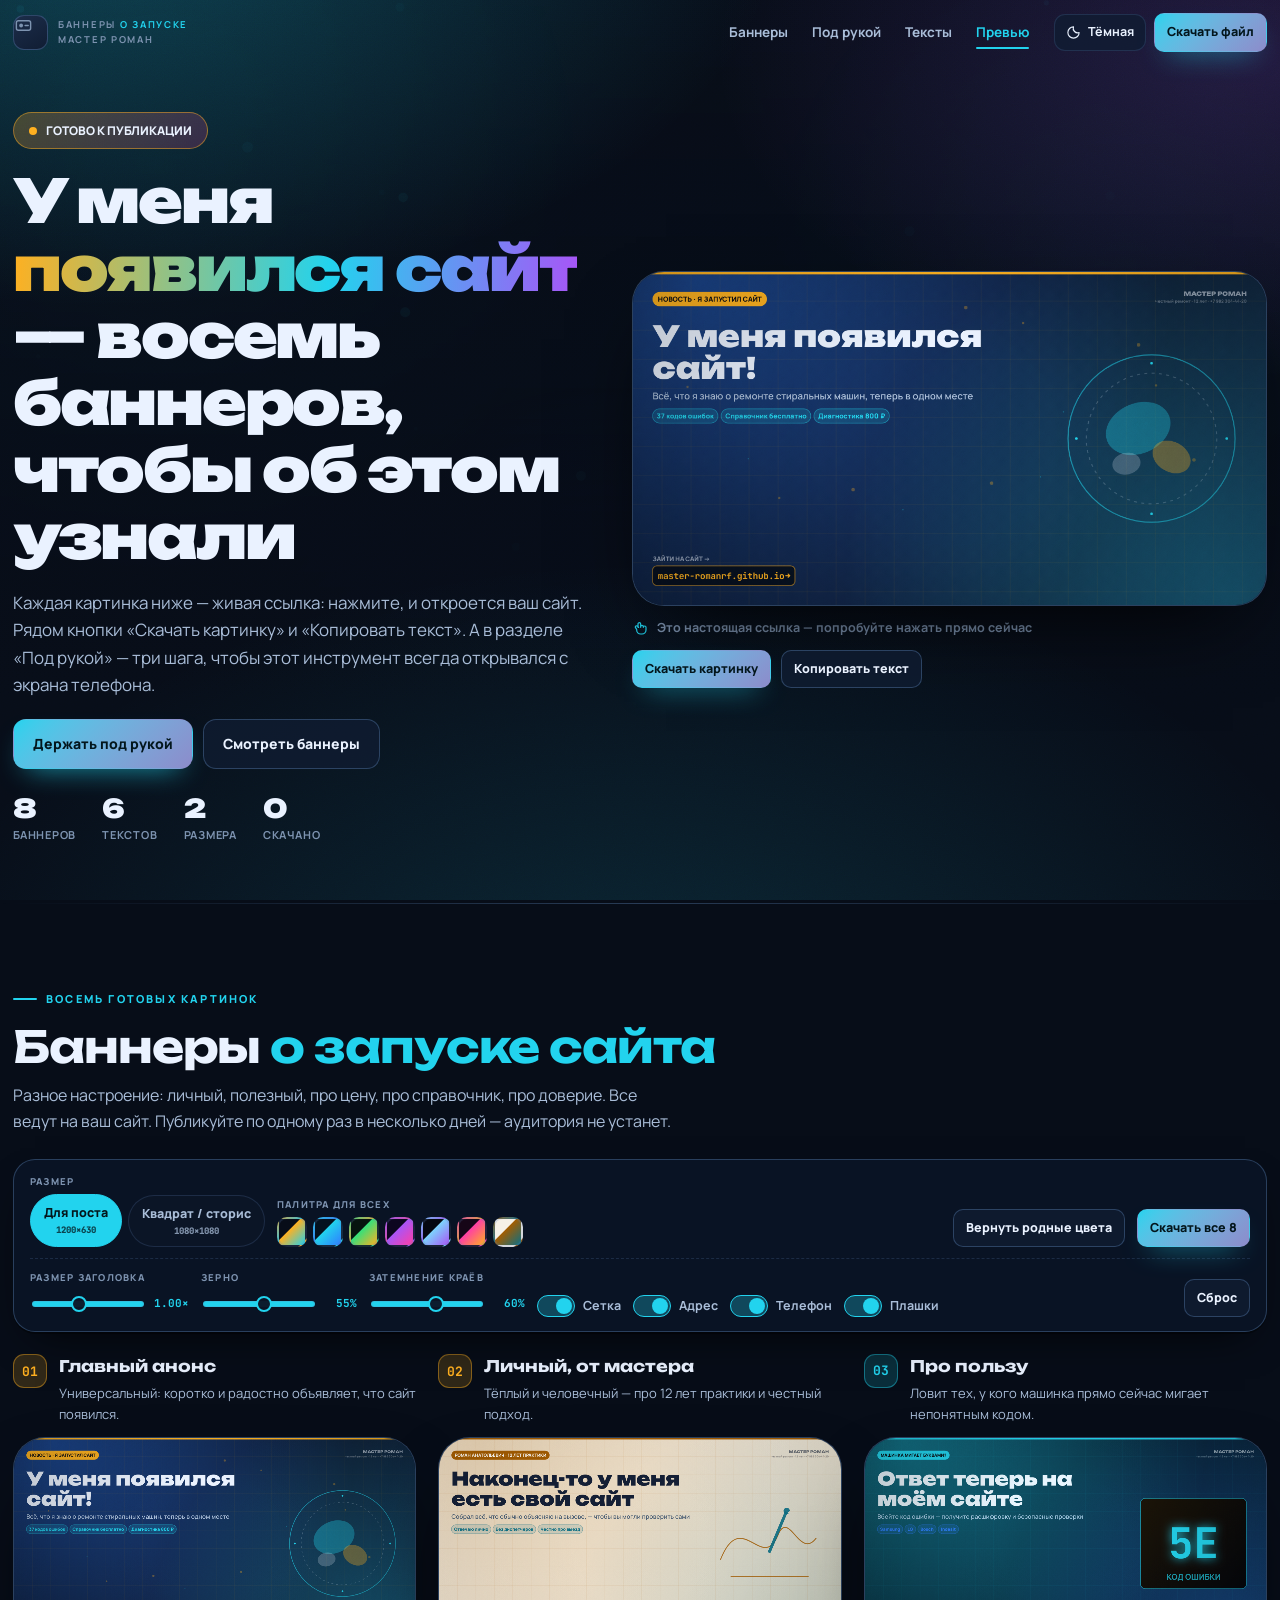
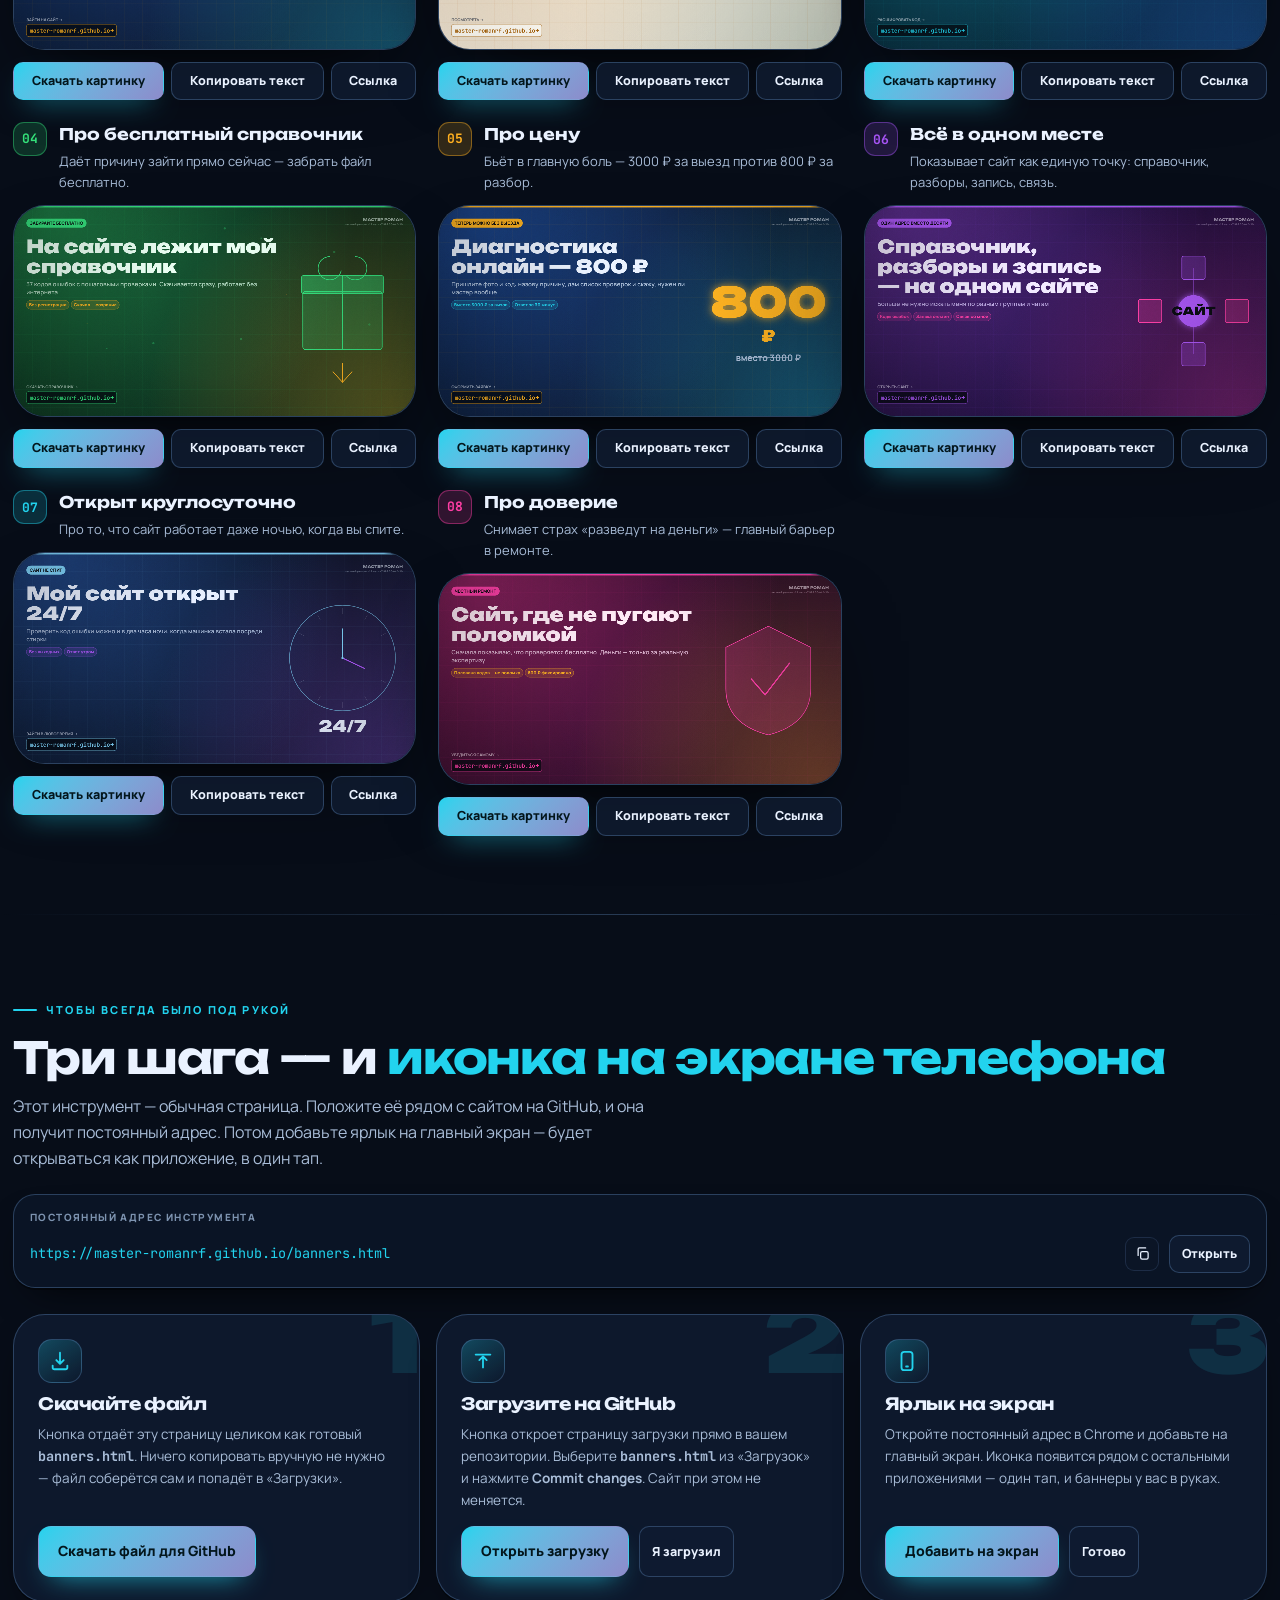
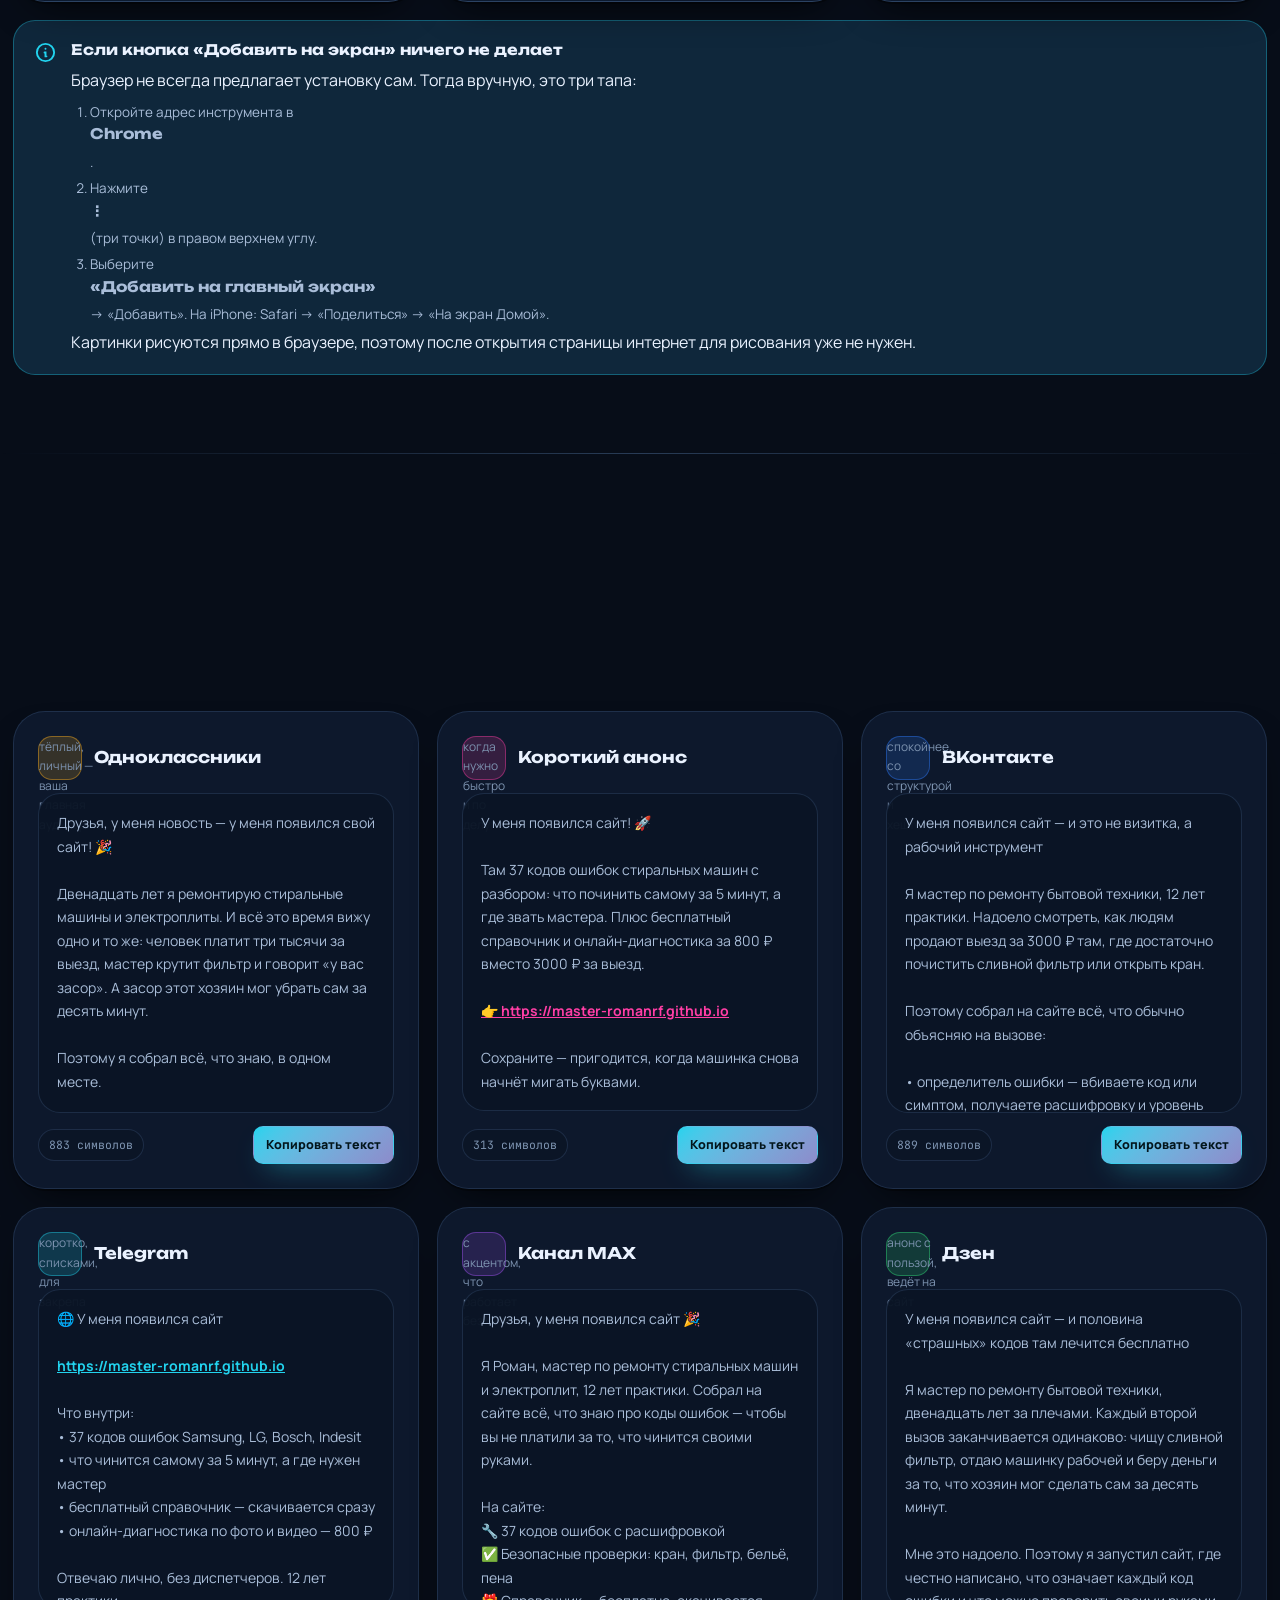
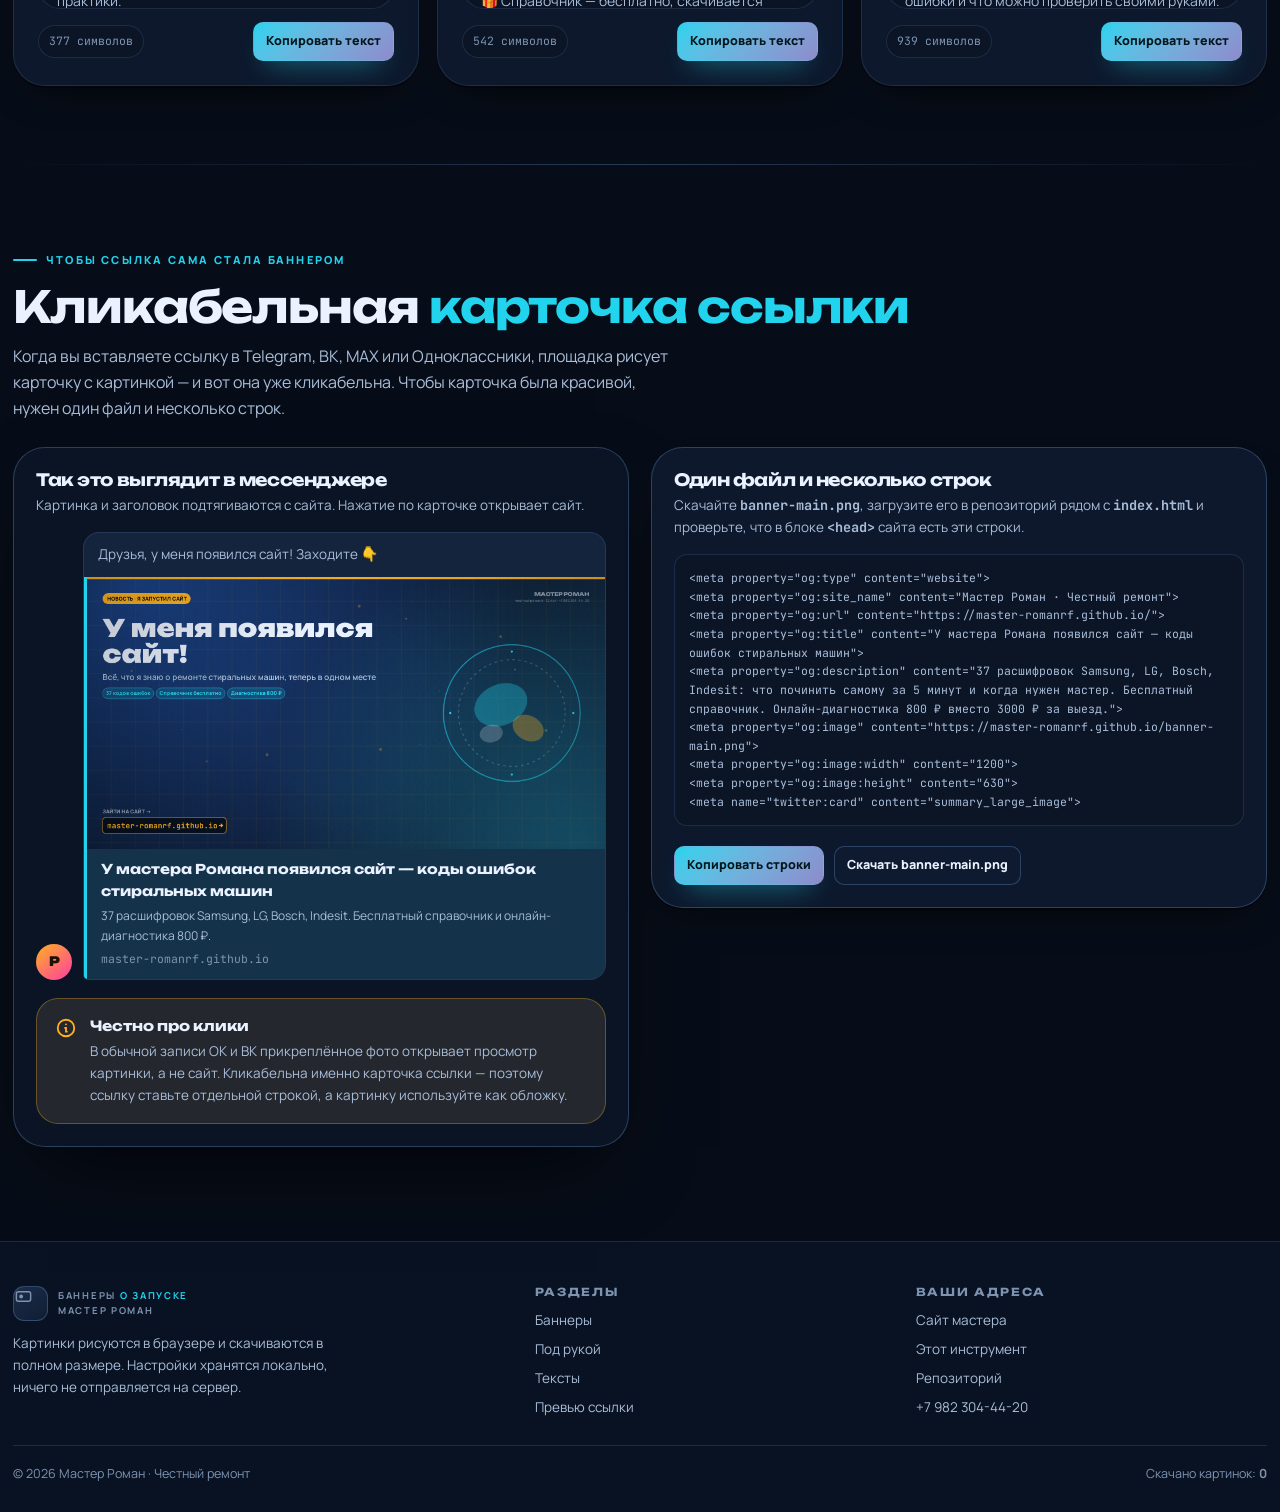
<file: banners.html>
<!doctype html>
<html lang="ru" data-theme="dark">
<head>
<meta charset="utf-8">
<meta name="viewport" content="width=device-width,initial-scale=1,viewport-fit=cover">
<title>Баннеры «У меня появился сайт» · Мастер Роман</title>
<meta name="description" content="Кликабельные баннеры и тексты о запуске сайта мастера Романа. Скачать картинку, скопировать текст, держать инструмент под рукой на телефоне.">
<meta name="robots" content="noindex,nofollow">
<meta name="theme-color" content="#070d18">
<meta name="mobile-web-app-capable" content="yes">
<meta name="apple-mobile-web-app-capable" content="yes">
<meta name="apple-mobile-web-app-status-bar-style" content="black-translucent">
<meta name="apple-mobile-web-app-title" content="Баннеры Романа">
<link rel="apple-touch-icon" href="data:image/svg+xml,%3Csvg xmlns='http://www.w3.org/2000/svg' viewBox='0 0 180 180'%3E%3Crect width='180' height='180' rx='38' fill='%23070d18'/%3E%3Crect x='34' y='46' width='112' height='88' rx='14' fill='none' stroke='%23ffb020' stroke-width='9'/%3E%3Ccircle cx='72' cy='90' r='15' fill='%2322d3ee'/%3E%3Cpath d='M100 90h30' stroke='%2334e07a' stroke-width='9' stroke-linecap='round'/%3E%3C/svg%3E">
<link rel="icon" href="data:image/svg+xml,%3Csvg xmlns='http://www.w3.org/2000/svg' viewBox='0 0 32 32'%3E%3Crect width='32' height='32' rx='8' fill='%23070d18'/%3E%3Crect x='5' y='8' width='22' height='16' rx='3' fill='none' stroke='%23ffb020' stroke-width='2.4'/%3E%3Ccircle cx='12' cy='16' r='3' fill='%2322d3ee'/%3E%3C/svg%3E">
<link rel="preconnect" href="https://fonts.googleapis.com"><link rel="preconnect" href="https://fonts.gstatic.com" crossorigin>
<link href="https://fonts.googleapis.com/css2?family=Unbounded:wght@500;700;900&family=Manrope:wght@400;500;600;700;800&family=JetBrains+Mono:wght@700&display=swap" rel="stylesheet">
<style>
:root{
--void:#070d18;--deep:#0b1526;--panel:#101d33;--panel2:#15243d;--raise:#1c2d4a;
--amber:#ffb020;--cyan:#22d3ee;--blue:#2f7dff;--green:#34e07a;--magenta:#ff3ea5;--violet:#a855f7;--red:#ff4d5e;
--sand:#f4ede3;--slate:#93a8c4;
--bg:var(--void);--bg2:var(--deep);--surface:rgba(16,29,51,.78);--surface2:rgba(11,21,38,.96);
--txt:#eaf2ff;--txt2:#a9bdd8;--txt3:#7d93b0;--bd:rgba(90,130,180,.22);--bd2:rgba(90,130,180,.4);
--accent:var(--amber);--on:#1a1000;--ok:var(--green);--warn:var(--amber);--danger:var(--red);--info:var(--cyan);
--nav:66px;--rm:15px;--rl:22px;--rx:32px;
--sh1:0 2px 0 rgba(0,0,0,.36),0 18px 42px -22px #000;--sh2:0 34px 84px -34px #000;
--dsp:'Unbounded','Trebuchet MS',system-ui,sans-serif;--body:'Manrope','Segoe UI',system-ui,sans-serif;--mono:'JetBrains Mono',Consolas,monospace}
[data-theme=light]{--bg:#f4ede3;--bg2:#ece3d5;--surface:rgba(255,253,249,.9);--surface2:#fffdf9;
--txt:#12203a;--txt2:#3f5570;--txt3:#6a7f99;--bd:rgba(24,48,84,.16);--bd2:rgba(24,48,84,.3);
--amber:#a86400;--cyan:#067f96;--blue:#1257d6;--green:#12793f;--magenta:#c2168a;--violet:#7c3aed;--red:#c31f36;--on:#fffdf9;
--sh1:0 2px 0 rgba(120,100,70,.16),0 16px 34px -24px rgba(60,45,25,.5);--sh2:0 28px 68px -34px rgba(60,45,25,.55)}
body[data-zone=amber]{--accent:var(--amber)}body[data-zone=cyan]{--accent:var(--cyan)}
body[data-zone=green]{--accent:var(--green)}body[data-zone=violet]{--accent:var(--violet)}
[data-theme=dark] body[data-zone=cyan]{--on:#03161c}[data-theme=dark] body[data-zone=green]{--on:#04170c}
[data-theme=dark] body[data-zone=violet]{--on:#f5f0ff}
*{box-sizing:border-box}html{-webkit-text-size-adjust:100%}
body{margin:0;background:var(--bg);color:var(--txt);font-family:var(--body);font-size:16px;line-height:1.62;overflow-x:hidden;transition:background .5s,color .35s;scrollbar-color:var(--accent) var(--bg2);scrollbar-width:thin}
::selection{background:var(--accent);color:var(--on)}
::-webkit-scrollbar{width:12px;height:12px}::-webkit-scrollbar-track{background:var(--bg2);border-left:1px solid var(--bd)}
::-webkit-scrollbar-thumb{background:linear-gradient(180deg,var(--accent),var(--cyan));border:3px solid var(--bg2);border-radius:99px}
::-webkit-scrollbar-thumb:hover{background:linear-gradient(180deg,var(--magenta),var(--accent))}
h1,h2,h3,h4{font-family:var(--dsp);margin:0;line-height:1.12;letter-spacing:-.025em}p{margin:0}a{color:inherit}button{font:inherit;color:inherit}
:focus-visible{outline:3px solid var(--accent);outline-offset:3px;border-radius:6px}
.skip{position:absolute;left:-9999px;top:0;z-index:300;background:var(--accent);color:var(--on);padding:12px 18px;font-weight:800}.skip:focus{left:0}
#bg{position:fixed;inset:0;width:100%;height:100%;z-index:0;pointer-events:none}
.veil{position:fixed;inset:0;z-index:1;pointer-events:none;transition:background .9s;background:
radial-gradient(1100px 640px at 8% -10%,color-mix(in srgb,var(--accent) 26%,transparent),transparent 62%),
radial-gradient(900px 540px at 98% 6%,color-mix(in srgb,var(--violet) 17%,transparent),transparent 60%),
radial-gradient(1200px 780px at 50% 116%,color-mix(in srgb,var(--cyan) 14%,transparent),transparent 62%),
linear-gradient(180deg,color-mix(in srgb,var(--bg) 82%,transparent),var(--bg) 78%)}
.grain{position:fixed;inset:0;z-index:2;pointer-events:none;opacity:.3;mix-blend-mode:overlay;background-image:url("data:image/svg+xml,%3Csvg xmlns='http://www.w3.org/2000/svg' width='160' height='160'%3E%3Cfilter id='n'%3E%3CfeTurbulence type='fractalNoise' baseFrequency='.9' numOctaves='3'/%3E%3C/filter%3E%3Crect width='160' height='160' filter='url(%23n)' opacity='.5'/%3E%3C/svg%3E")}
[data-theme=light] .grain{opacity:.17;mix-blend-mode:multiply}
.shell{position:relative;z-index:3}
.nav{position:fixed;inset:0 0 auto;height:var(--nav);z-index:60;display:flex;align-items:center;border-bottom:1px solid transparent;transition:.35s}
.nav.stuck{background:color-mix(in srgb,var(--bg) 88%,transparent);backdrop-filter:blur(18px) saturate(150%);-webkit-backdrop-filter:blur(18px);border-bottom-color:var(--bd);box-shadow:0 14px 36px -30px #000}
.nav-in{width:min(1300px,100% - 26px);margin-inline:auto;display:flex;align-items:center;gap:14px}
.logo{display:flex;align-items:center;gap:10px;text-decoration:none;font-family:var(--dsp);font-weight:900;font-size:14px;white-space:nowrap}
.lmark{width:35px;height:35px;border-radius:11px;display:grid;place-items:center;background:linear-gradient(150deg,var(--raise),var(--panel));border:1px solid var(--bd2);color:var(--accent);flex:0 0 auto}
[data-theme=light] .lmark{background:linear-gradient(150deg,#fff,#e9dfcd)}
.lmark svg{width:19px;height:19px}
.logo b{color:var(--accent)}.logo span{display:block;font-family:var(--body);font-size:9.5px;letter-spacing:.18em;text-transform:uppercase;color:var(--txt3);font-weight:700}
.nlinks{display:flex;gap:2px;margin-left:auto}
.nlinks a{position:relative;text-decoration:none;font-size:13.5px;font-weight:700;padding:9px 11px;border-radius:9px;color:var(--txt2);transition:.2s}
.nlinks a:hover{color:var(--txt);background:color-mix(in srgb,var(--accent) 12%,transparent)}
.nlinks a.active{color:var(--accent)}
.nlinks a.active::after{content:"";position:absolute;left:11px;right:11px;bottom:3px;height:2px;background:var(--accent);border-radius:2px}
.ntools{display:flex;gap:8px;align-items:center}
.ibtn{display:inline-flex;align-items:center;gap:7px;height:37px;padding:0 11px;border-radius:11px;cursor:pointer;background:var(--surface);border:1px solid var(--bd);font-size:12.5px;font-weight:700;transition:.2s;white-space:nowrap}
.ibtn:hover{border-color:var(--accent);transform:translateY(-1px)}.ibtn svg{width:15px;height:15px}
.burger{display:none;width:39px;padding:0;justify-content:center}
.burger i{display:block;width:17px;height:2px;background:var(--txt);border-radius:2px;position:relative;transition:.25s}
.burger i::before,.burger i::after{content:"";position:absolute;left:0;width:17px;height:2px;background:var(--txt);border-radius:2px;transition:.25s}
.burger i::before{top:-6px}.burger i::after{top:6px}
.nav.open .burger i{background:transparent}.nav.open .burger i::before{transform:translateY(6px) rotate(45deg)}.nav.open .burger i::after{transform:translateY(-6px) rotate(-45deg)}
#prog{position:absolute;left:0;bottom:-1px;height:2px;width:100%;transform:scaleX(0);transform-origin:0 50%;background:linear-gradient(90deg,var(--amber),var(--cyan),var(--green),var(--violet),var(--magenta))}
.wrap{width:min(1300px,100% - 26px);margin-inline:auto}
section{scroll-margin-top:calc(var(--nav) + 12px);position:relative}.pad{padding:78px 0}
.eyebrow{display:inline-flex;align-items:center;gap:9px;font-size:11px;font-weight:800;letter-spacing:.2em;text-transform:uppercase;color:var(--accent);margin-bottom:14px}
.eyebrow::before{content:"";width:24px;height:2px;background:currentColor;border-radius:2px}
.h2{font-size:clamp(26px,4vw,44px)}.h2 em{font-style:normal;color:var(--accent)}
.sub{color:var(--txt2);max-width:66ch;margin-top:12px}
.rule{height:1px;background:linear-gradient(90deg,transparent,var(--bd2),transparent)}
.muted{color:var(--txt2)}.small{font-size:13.5px}.tiny{font-size:12px}.mono{font-family:var(--mono)}
.rv{opacity:0;transform:translateY(24px);transition:opacity .7s cubic-bezier(.2,.7,.2,1) var(--d,0ms),transform .7s cubic-bezier(.2,.7,.2,1) var(--d,0ms)}.rv.shown{opacity:1;transform:none}
.btn{display:inline-flex;align-items:center;justify-content:center;gap:8px;padding:13px 19px;border-radius:13px;font-weight:800;font-size:14px;text-decoration:none;cursor:pointer;border:1px solid transparent;transition:.2s;position:relative;overflow:hidden}
.btn svg{width:16px;height:16px;flex:0 0 auto}
.btn.p{background:linear-gradient(135deg,var(--accent),color-mix(in srgb,var(--accent) 52%,var(--magenta)));color:var(--on);box-shadow:0 12px 28px -14px color-mix(in srgb,var(--accent) 80%,transparent)}
.btn.p:hover{transform:translateY(-2px)}
.btn.p::after{content:"";position:absolute;inset:0;background:linear-gradient(110deg,transparent 22%,rgba(255,255,255,.32),transparent 78%);transform:translateX(-120%)}
.btn.p:hover::after{transform:translateX(120%);transition:transform .7s}
.btn.g{background:var(--surface);border-color:var(--bd2);color:var(--txt)}
.btn.g:hover{border-color:var(--accent);color:var(--accent);transform:translateY(-2px)}
.btn.ok{background:color-mix(in srgb,var(--ok) 15%,transparent);border-color:color-mix(in srgb,var(--ok) 44%,transparent);color:var(--ok)}
.btn.t{padding:8px 12px;font-size:12.5px;border-radius:10px}
.btn:disabled{opacity:.45;cursor:not-allowed;transform:none!important}
.brow{display:flex;flex-wrap:wrap;gap:10px;margin-top:20px}
.hero{padding:calc(var(--nav) + 46px) 0 56px}
.spark{display:inline-flex;align-items:center;gap:9px;padding:8px 15px;border-radius:99px;font-size:12px;font-weight:800;
background:linear-gradient(120deg,color-mix(in srgb,var(--amber) 24%,transparent),color-mix(in srgb,var(--magenta) 18%,transparent));
border:1px solid color-mix(in srgb,var(--amber) 48%,transparent);margin-bottom:18px}
.spark i{width:8px;height:8px;border-radius:99px;background:var(--amber);animation:pulse 2.2s infinite}
@keyframes pulse{0%{box-shadow:0 0 0 0 color-mix(in srgb,var(--amber) 55%,transparent)}70%{box-shadow:0 0 0 12px transparent}100%{box-shadow:0 0 0 0 transparent}}
h1{font-size:clamp(30px,5.2vw,60px);font-weight:900;letter-spacing:-.038em}
h1 .g{background:linear-gradient(94deg,var(--amber),var(--cyan) 56%,var(--violet));-webkit-background-clip:text;background-clip:text;color:transparent}
.hlead{margin-top:18px;font-size:17px;color:var(--txt2);max-width:58ch}
.hstats{display:flex;gap:26px;margin-top:26px;flex-wrap:wrap}
.hstat b{display:block;font-family:var(--dsp);font-size:26px;font-weight:900;line-height:1}
.hstat span{font-size:11px;color:var(--txt3);font-weight:700;letter-spacing:.07em;text-transform:uppercase}
.hero-grid{display:grid;grid-template-columns:.95fr 1.05fr;gap:44px;align-items:center}
.banner{display:block;position:relative;text-decoration:none;line-height:0;border-radius:var(--rx);overflow:hidden;border:1px solid var(--bd2);box-shadow:var(--sh2);background:var(--bg2);transition:transform .4s cubic-bezier(.2,.7,.2,1),box-shadow .4s}
.banner canvas{display:block;width:100%;height:auto}
.banner:hover{transform:translateY(-6px) scale(1.006);box-shadow:0 44px 96px -38px color-mix(in srgb,var(--c,var(--accent)) 70%,transparent)}
.banner::after{content:"";position:absolute;inset:0;background:linear-gradient(120deg,transparent 30%,rgba(255,255,255,.13),transparent 70%);transform:translateX(-130%);pointer-events:none}
.banner:hover::after{transform:translateX(130%);transition:transform 1s cubic-bezier(.2,.7,.2,1)}
.tap{position:absolute;right:14px;bottom:14px;display:inline-flex;align-items:center;gap:8px;padding:10px 15px;border-radius:99px;background:rgba(6,10,18,.8);border:1px solid rgba(255,255,255,.24);color:#fff;font-family:var(--body);font-size:12.5px;font-weight:800;line-height:1;backdrop-filter:blur(8px);opacity:0;transform:translateY(8px);transition:.3s;pointer-events:none;z-index:2}
.tap svg{width:15px;height:15px}
.banner:hover .tap,.banner:focus-visible .tap{opacity:1;transform:none}
.tapline{display:flex;align-items:center;gap:9px;margin-top:12px;font-size:12.5px;color:var(--txt3);font-weight:700}
.tapline svg{width:16px;height:16px;color:var(--accent);flex:0 0 auto}
/* CONTROL BAR */
.panel{position:sticky;top:calc(var(--nav) + 8px);z-index:25;margin-top:24px;padding:14px 16px;border-radius:var(--rl);
background:color-mix(in srgb,var(--surface2) 94%,transparent);backdrop-filter:blur(16px);-webkit-backdrop-filter:blur(16px);border:1px solid var(--bd2);box-shadow:var(--sh1)}
.prow{display:flex;gap:12px;flex-wrap:wrap;align-items:flex-end}
.prow+.prow{margin-top:11px;padding-top:11px;border-top:1px dashed var(--bd)}
.fld{display:flex;flex-direction:column;gap:5px;min-width:0}
.fld>label{font-size:9.5px;font-weight:800;letter-spacing:.13em;text-transform:uppercase;color:var(--txt3)}
.chips{display:flex;gap:6px;flex-wrap:wrap}
.chip{padding:8px 13px;border-radius:99px;background:var(--bg2);border:1px solid var(--bd);color:var(--txt2);font-size:12.5px;font-weight:800;cursor:pointer;transition:.2s;white-space:nowrap}
.chip:hover{border-color:var(--accent);color:var(--txt)}
.chip.on{background:var(--accent);border-color:var(--accent);color:var(--on)}
.chip small{display:block;font-family:var(--mono);font-size:9px;opacity:.75}
.pal{width:30px;height:30px;border-radius:10px;border:2px solid var(--bd);cursor:pointer;transition:.2s}
.pal:hover{transform:translateY(-2px)}.pal.on{border-color:var(--txt);box-shadow:0 0 0 3px color-mix(in srgb,var(--accent) 32%,transparent)}
input[type=range]{-webkit-appearance:none;appearance:none;width:112px;height:22px;background:transparent;cursor:pointer}
input[type=range]::-webkit-slider-runnable-track{height:6px;border-radius:99px;background:linear-gradient(90deg,var(--accent),var(--cyan));border:1px solid var(--bd)}
input[type=range]::-webkit-slider-thumb{-webkit-appearance:none;width:16px;height:16px;margin-top:-6px;border-radius:99px;background:var(--surface2);border:2px solid var(--accent)}
input[type=range]::-moz-range-track{height:6px;border-radius:99px;background:linear-gradient(90deg,var(--accent),var(--cyan))}
input[type=range]::-moz-range-thumb{width:14px;height:14px;border-radius:99px;background:var(--surface2);border:2px solid var(--accent)}
.rwrap{display:flex;align-items:center;gap:8px}
.rval{font-family:var(--mono);font-size:11px;font-weight:700;color:var(--accent);min-width:32px;text-align:right}
.tgl{display:inline-flex;align-items:center;gap:8px;font-size:12.5px;font-weight:700;color:var(--txt2);cursor:pointer;user-select:none;white-space:nowrap}
.tgl input{position:absolute;opacity:0;width:0;height:0}
.track{width:38px;height:22px;border-radius:99px;background:var(--bg2);border:1px solid var(--bd2);position:relative;transition:.22s;flex:0 0 auto}
.track::after{content:"";position:absolute;top:2px;left:2px;width:16px;height:16px;border-radius:99px;background:var(--txt3);transition:.22s}
.tgl input:checked+.track{background:color-mix(in srgb,var(--accent) 28%,transparent);border-color:var(--accent)}
.tgl input:checked+.track::after{transform:translateX(16px);background:var(--accent)}
.tgl input:focus-visible+.track{outline:3px solid var(--accent);outline-offset:3px}
.sp{flex:1 1 auto}
.gal{display:grid;grid-template-columns:repeat(auto-fit,minmax(400px,1fr));gap:22px;margin-top:22px}
.gitem{display:flex;flex-direction:column;gap:12px;animation:gin .55s cubic-bezier(.2,.7,.2,1) both;animation-delay:calc(var(--i,0)*60ms)}
@keyframes gin{from{opacity:0;transform:translateY(20px)}to{opacity:1;transform:none}}
.gmeta{display:flex;align-items:flex-start;gap:12px}
.gnum{width:34px;height:34px;border-radius:11px;display:grid;place-items:center;flex:0 0 auto;font-family:var(--mono);font-size:13px;font-weight:700;background:color-mix(in srgb,var(--c) 17%,transparent);border:1px solid color-mix(in srgb,var(--c) 42%,transparent);color:var(--c)}
.gmeta b{font-family:var(--dsp);font-size:16px;display:block}
.gmeta p{font-size:13px;color:var(--txt2);margin-top:3px}
.gacts{display:flex;gap:7px;flex-wrap:wrap}.gacts .btn{flex:1 1 auto}
/* HANDY */
.steps{display:grid;grid-template-columns:repeat(3,1fr);gap:16px;margin-top:26px}
.step{position:relative;padding:24px;border-radius:var(--rx);background:var(--surface);border:1px solid var(--bd2);box-shadow:var(--sh1);overflow:hidden;display:flex;flex-direction:column;gap:11px}
.step::before{content:attr(data-n);position:absolute;right:-4px;top:-26px;font-family:var(--dsp);font-size:96px;font-weight:900;color:color-mix(in srgb,var(--accent) 12%,transparent);line-height:1}
.step.done{border-color:color-mix(in srgb,var(--ok) 48%,transparent);background:color-mix(in srgb,var(--ok) 7%,var(--surface))}
.sico{width:44px;height:44px;border-radius:14px;display:grid;place-items:center;position:relative;background:linear-gradient(145deg,color-mix(in srgb,var(--accent) 26%,transparent),transparent);border:1px solid var(--bd2);color:var(--accent)}
.sico svg{width:22px;height:22px}
.step h3{font-size:17px;position:relative}
.step p{font-size:13.5px;color:var(--txt2);position:relative;flex:1}
.step .brow{margin-top:4px;position:relative}
.addr{display:flex;align-items:center;gap:10px;padding:14px 16px;border-radius:var(--rl);background:var(--surface2);border:1px solid var(--bd2);box-shadow:var(--sh1);margin-top:22px;flex-wrap:wrap}
.addr code{font-family:var(--mono);font-size:13.5px;color:var(--accent);flex:1 1 200px;word-break:break-all}
.addr .lbl{font-size:10px;font-weight:800;letter-spacing:.14em;text-transform:uppercase;color:var(--txt3);flex:0 0 100%}
.cp{width:34px;height:34px;border-radius:9px;display:grid;place-items:center;background:var(--bg2);border:1px solid var(--bd);cursor:pointer;flex:0 0 auto;transition:.2s}
.cp:hover{border-color:var(--accent);color:var(--accent)}.cp svg{width:15px;height:15px}
.installbox{margin-top:18px;padding:18px 20px;border-radius:var(--rl);background:color-mix(in srgb,var(--info) 8%,var(--surface));border:1px solid color-mix(in srgb,var(--info) 34%,transparent);display:flex;gap:14px;align-items:flex-start}
.installbox svg{width:23px;height:23px;color:var(--info);flex:0 0 auto;margin-top:2px}
.installbox b{display:block;font-family:var(--dsp);font-size:14.5px;margin-bottom:5px}
.installbox ol{margin:8px 0 0;padding-left:19px;font-size:13.5px;color:var(--txt2)}
.installbox li{margin-bottom:4px}
/* TEXTS */
.tgrid{display:grid;grid-template-columns:repeat(auto-fit,minmax(360px,1fr));gap:18px;margin-top:26px}
.tcard{padding:24px;border-radius:var(--rx);background:var(--surface);border:1px solid var(--bd);box-shadow:var(--sh1);display:flex;flex-direction:column;gap:13px;transition:.28s}
.tcard:hover{transform:translateY(-4px);border-color:var(--c)}
.thead{display:flex;align-items:center;gap:12px}
.tico{width:44px;height:44px;border-radius:14px;display:grid;place-items:center;flex:0 0 auto;background:color-mix(in srgb,var(--c) 17%,transparent);border:1px solid color-mix(in srgb,var(--c) 42%,transparent);color:var(--c)}
.tico svg{width:21px;height:21px}
.thead b{font-family:var(--dsp);font-size:16px;display:block}.thead span{font-size:12px;color:var(--txt3)}
.tbody{padding:17px 18px;border-radius:var(--rl);background:var(--surface2);border:1px solid var(--bd);font-size:14px;line-height:1.68;white-space:pre-wrap;color:var(--txt2);max-height:320px;overflow:auto;scrollbar-color:var(--c) var(--bg2)}
.tbody a{color:var(--c);font-weight:700;word-break:break-all}
.tfoot{display:flex;align-items:center;gap:8px;flex-wrap:wrap;margin-top:auto}
.cnt{font-family:var(--mono);font-size:11.5px;color:var(--txt3);padding:6px 10px;border-radius:99px;background:var(--bg2);border:1px solid var(--bd)}
.c-ok{--c:var(--amber)}.c-vk{--c:var(--blue)}.c-tg{--c:var(--cyan)}.c-mx{--c:var(--violet)}.c-dz{--c:var(--green)}.c-sh{--c:var(--magenta)}
.pgrid{display:grid;grid-template-columns:1fr 1fr;gap:22px;margin-top:26px;align-items:start}
.mock,.codebox{padding:22px;border-radius:var(--rx);background:var(--surface2);border:1px solid var(--bd2);box-shadow:var(--sh2)}
.codebox{background:var(--surface);box-shadow:var(--sh1)}
.mock h3,.codebox h3{font-size:17px;margin-bottom:6px}
.mock>p,.codebox>p{font-size:13.5px;color:var(--txt2);margin-bottom:15px}
.msg{display:flex;gap:11px;align-items:flex-end}
.mava{width:36px;height:36px;border-radius:50%;flex:0 0 auto;background:linear-gradient(140deg,var(--amber),var(--magenta));display:grid;place-items:center;font-family:var(--dsp);font-weight:900;font-size:13px;color:#1a1000}
.bubble{max-width:100%;border-radius:16px 16px 16px 5px;background:var(--panel2);border:1px solid var(--bd);overflow:hidden}
[data-theme=light] .bubble{background:#fff}
.btxt{padding:11px 14px;font-size:13.5px;color:var(--txt2)}
.lcard{display:block;text-decoration:none;border-left:3px solid var(--accent);background:color-mix(in srgb,var(--accent) 8%,transparent)}
.lcard canvas{display:block;width:100%;height:auto}
.lmeta{padding:10px 14px}
.lmeta b{display:block;font-size:13.5px;font-family:var(--dsp)}
.lmeta span{display:block;font-size:12px;color:var(--txt2);margin-top:3px}
.lmeta em{display:block;font-style:normal;font-size:11.5px;color:var(--txt3);margin-top:5px;font-family:var(--mono)}
pre{margin:0;background:var(--bg2);border:1px solid var(--bd);border-radius:13px;padding:14px;font-family:var(--mono);font-size:11.5px;color:var(--txt2);overflow:auto;max-height:280px;white-space:pre-wrap;word-break:break-word;scrollbar-color:var(--accent) var(--bg2)}
.note{margin-top:18px;padding:16px 18px;border-radius:var(--rl);display:flex;gap:13px;align-items:flex-start;font-size:13.5px;color:var(--txt2);background:color-mix(in srgb,var(--warn) 9%,var(--surface));border:1px solid color-mix(in srgb,var(--warn) 32%,transparent)}
.note svg{width:22px;height:22px;color:var(--warn);flex:0 0 auto;margin-top:2px}
.note b{color:var(--txt);display:block;margin-bottom:4px;font-family:var(--dsp);font-size:14px}
footer{border-top:1px solid var(--bd);background:color-mix(in srgb,var(--bg2) 80%,transparent);padding:44px 0 28px;margin-top:16px}
.fgrid{display:grid;grid-template-columns:1.4fr 1fr 1fr;gap:30px}
.fgrid h4{font-size:11px;letter-spacing:.15em;text-transform:uppercase;color:var(--txt3);margin-bottom:12px}
.fl{display:grid;gap:7px}.fl a{font-size:13.5px;color:var(--txt2);text-decoration:none;transition:.2s}.fl a:hover{color:var(--accent)}
.cbar{display:flex;justify-content:space-between;gap:14px;flex-wrap:wrap;margin-top:26px;padding-top:18px;border-top:1px solid var(--bd);font-size:12.5px;color:var(--txt3)}
#toasts{position:fixed;right:15px;bottom:15px;z-index:120;display:grid;gap:8px;justify-items:end;max-width:min(400px,calc(100vw - 30px))}
.toast{display:flex;align-items:center;gap:10px;padding:12px 15px;border-radius:13px;font-size:13.5px;font-weight:700;background:var(--surface2);border:1px solid var(--bd2);box-shadow:var(--sh2);opacity:0;transform:translateY(12px);transition:.3s cubic-bezier(.2,.8,.2,1)}
.toast.in{opacity:1;transform:none}
.tdot{width:8px;height:8px;border-radius:99px;background:var(--ok);flex:0 0 auto;box-shadow:0 0 0 4px color-mix(in srgb,var(--ok) 20%,transparent)}
.tmsg{flex:1}
@media(max-width:1080px){.hero-grid,.pgrid{grid-template-columns:1fr}.hero-grid .bwrap{order:-1}.steps{grid-template-columns:1fr}.fgrid{grid-template-columns:1fr 1fr}}
@media(max-width:860px){.nlinks{position:fixed;top:var(--nav);left:0;right:0;flex-direction:column;gap:2px;padding:12px 14px 18px;background:color-mix(in srgb,var(--bg) 97%,transparent);backdrop-filter:blur(18px);border-bottom:1px solid var(--bd);transform:translateY(-130%);transition:transform .32s cubic-bezier(.2,.8,.2,1);max-height:calc(100vh - var(--nav));overflow:auto}
.nav.open .nlinks{transform:none}.nlinks a{padding:12px 13px;font-size:15px}.burger{display:inline-flex}.ntools .tl{display:none}.navcta{display:none}.pad{padding:56px 0}.gal{grid-template-columns:1fr}.fgrid{grid-template-columns:1fr}.panel{position:static}}
@media(max-width:520px){.tgrid{grid-template-columns:1fr}.btn{width:100%}.brow .btn,.gacts .btn,.tfoot .btn{width:auto}.gacts .btn{flex:1 1 44%}#toasts{left:12px;right:12px;max-width:none;justify-items:stretch}.hstats{gap:18px}.tap{opacity:1;transform:none;font-size:11.5px;padding:8px 12px}input[type=range]{width:96px}}
@media(prefers-reduced-motion:reduce){*,*::before,*::after{animation-duration:.001ms!important;transition-duration:.001ms!important}.rv{opacity:1;transform:none}.tap{opacity:1;transform:none}}
</style>
</head>
<body data-zone="amber">
<a class="skip" href="#gallery">Перейти к баннерам</a>
<canvas id="bg" aria-hidden="true"></canvas><div class="veil" aria-hidden="true"></div><div class="grain" aria-hidden="true"></div>
<div class="shell">
<header class="nav" id="nav"><div class="nav-in">
  <a class="logo" href="#top"><span class="lmark"><svg viewBox="0 0 24 24" fill="none"><rect x="3" y="6" width="18" height="12" rx="2.5" stroke="currentColor" stroke-width="1.8"/><circle cx="9" cy="12" r="2.4" fill="currentColor"/><path d="M14 12h4" stroke="currentColor" stroke-width="1.8" stroke-linecap="round"/></svg></span><span>Баннеры <b>о запуске</b><span>мастер роман</span></span></a>
  <nav class="nlinks" id="nlinks" aria-label="Разделы">
    <a href="#gallery">Баннеры</a><a href="#handy">Под рукой</a><a href="#texts">Тексты</a><a href="#preview">Превью</a>
  </nav>
  <div class="ntools">
    <button type="button" class="ibtn js-theme" aria-pressed="false"><svg viewBox="0 0 24 24" fill="none"><path d="M12 3a9 9 0 1 0 9 9 7 7 0 0 1-9-9Z" stroke="currentColor" stroke-width="1.8" stroke-linejoin="round"/></svg><span class="tl">Тёмная</span></button>
    <button type="button" class="btn p t navcta" id="selfTop">Скачать файл</button>
    <button type="button" class="ibtn burger" id="burger" aria-expanded="false" aria-controls="nlinks" aria-label="Меню"><i></i></button>
  </div>
</div><div id="prog"></div></header>

<main id="top">
<section class="hero" data-accent="amber"><div class="wrap hero-grid">
  <div>
    <span class="spark rv"><i></i>ГОТОВО К ПУБЛИКАЦИИ</span>
    <h1 class="rv">У меня <span class="g">появился сайт</span> — восемь баннеров, чтобы об этом узнали</h1>
    <p class="hlead rv">Каждая картинка ниже — живая ссылка: нажмите, и откроется ваш сайт. Рядом кнопки «Скачать картинку» и «Копировать текст». А в разделе «Под рукой» — три шага, чтобы этот инструмент всегда открывался с экрана телефона.</p>
    <div class="brow rv"><a class="btn p" href="#handy">Держать под рукой</a><a class="btn g" href="#gallery">Смотреть баннеры</a></div>
    <div class="hstats rv"><div class="hstat"><b>8</b><span>баннеров</span></div><div class="hstat"><b>6</b><span>текстов</span></div><div class="hstat"><b>2</b><span>размера</span></div><div class="hstat"><b id="dlStat">0</b><span>скачано</span></div></div>
  </div>
  <div class="bwrap rv">
    <a class="banner" id="heroBanner" href="https://master-romanrf.github.io" target="_blank" rel="noopener" style="--c:var(--amber)" aria-label="Открыть сайт мастера Романа">
      <canvas id="heroCv" width="1200" height="630" role="img" aria-label="Баннер: У меня появился сайт"></canvas>
      <span class="tap"><svg viewBox="0 0 24 24" fill="none"><path d="M5 12h14m0 0-5-5m5 5-5 5" stroke="currentColor" stroke-width="2" stroke-linecap="round" stroke-linejoin="round"/></svg>Нажмите — откроется сайт</span>
    </a>
    <div class="tapline"><svg viewBox="0 0 24 24" fill="none"><path d="M9 11V6a2 2 0 1 1 4 0v5m0-1a2 2 0 1 1 4 0v1m0 0a2 2 0 1 1 4 0v4a6 6 0 0 1-6 6h-2a6 6 0 0 1-6-6v-1l-2-3a2 2 0 0 1 3-2l2 2" stroke="currentColor" stroke-width="1.8" stroke-linecap="round" stroke-linejoin="round"/></svg>Это настоящая ссылка — попробуйте нажать прямо сейчас</div>
    <div class="brow" style="margin-top:12px"><button type="button" class="btn p t" id="heroDl">Скачать картинку</button><button type="button" class="btn g t" id="heroTx">Копировать текст</button></div>
  </div>
</div></section>

<div class="rule"></div>

<section id="gallery" class="pad" data-accent="cyan"><div class="wrap">
  <span class="eyebrow rv">Восемь готовых картинок</span>
  <h2 class="h2 rv">Баннеры <em>о запуске сайта</em></h2>
  <p class="sub rv">Разное настроение: личный, полезный, про цену, про справочник, про доверие. Все ведут на ваш сайт. Публикуйте по одному раз в несколько дней — аудитория не устанет.</p>
  <div class="panel rv" role="region" aria-label="Настройки картинок">
    <div class="prow">
      <div class="fld"><label>Размер</label><div class="chips" id="fmtChips"></div></div>
      <div class="fld"><label>Палитра для всех</label><div class="chips" id="palChips"></div></div>
      <span class="sp"></span>
      <button type="button" class="btn g t" id="palAuto">Вернуть родные цвета</button>
      <button type="button" class="btn p t" id="allBtn">Скачать все 8</button>
    </div>
    <div class="prow">
      <div class="fld"><label for="cScale">Размер заголовка</label><div class="rwrap"><input type="range" id="cScale" min="0.8" max="1.3" step="0.02"><span class="rval" id="cScaleV"></span></div></div>
      <div class="fld"><label for="cGrain">Зерно</label><div class="rwrap"><input type="range" id="cGrain" min="0" max="1" step="0.05"><span class="rval" id="cGrainV"></span></div></div>
      <div class="fld"><label for="cVig">Затемнение краёв</label><div class="rwrap"><input type="range" id="cVig" min="0" max="1" step="0.05"><span class="rval" id="cVigV"></span></div></div>
      <label class="tgl"><input type="checkbox" id="cGrid"><span class="track"></span>Сетка</label>
      <label class="tgl"><input type="checkbox" id="cUrl"><span class="track"></span>Адрес</label>
      <label class="tgl"><input type="checkbox" id="cPhone"><span class="track"></span>Телефон</label>
      <label class="tgl"><input type="checkbox" id="cChips"><span class="track"></span>Плашки</label>
      <span class="sp"></span>
      <button type="button" class="btn g t" id="resetCfg">Сброс</button>
    </div>
  </div>
  <div class="gal" id="gal"></div>
</div></section>

<div class="rule"></div>

<section id="handy" class="pad" data-accent="green"><div class="wrap">
  <span class="eyebrow rv">Чтобы всегда было под рукой</span>
  <h2 class="h2 rv">Три шага — и <em>иконка на экране телефона</em></h2>
  <p class="sub rv">Этот инструмент — обычная страница. Положите её рядом с сайтом на GitHub, и она получит постоянный адрес. Потом добавьте ярлык на главный экран — будет открываться как приложение, в один тап.</p>
  <div class="addr rv">
    <span class="lbl">Постоянный адрес инструмента</span>
    <code id="toolAddr">https://master-romanrf.github.io/banners.html</code>
    <button type="button" class="cp" id="copyAddr" aria-label="Скопировать адрес"><svg viewBox="0 0 24 24" fill="none"><rect x="9" y="9" width="12" height="12" rx="2.5" stroke="currentColor" stroke-width="2"/><path d="M5 15V5a2 2 0 0 1 2-2h10" stroke="currentColor" stroke-width="2" stroke-linecap="round"/></svg></button>
    <a class="btn g t" id="openAddr" href="https://master-romanrf.github.io/banners.html" target="_blank" rel="noopener">Открыть</a>
  </div>
  <div class="steps">
    <article class="step rv" data-n="1" id="step1">
      <span class="sico"><svg viewBox="0 0 24 24" fill="none"><path d="M12 3v12m0 0 4-4m-4 4-4-4" stroke="currentColor" stroke-width="2" stroke-linecap="round" stroke-linejoin="round"/><path d="M4 17v2a2 2 0 0 0 2 2h12a2 2 0 0 0 2-2v-2" stroke="currentColor" stroke-width="2" stroke-linecap="round"/></svg></span>
      <h3>Скачайте файл</h3>
      <p>Кнопка отдаёт эту страницу целиком как готовый <b class="mono">banners.html</b>. Ничего копировать вручную не нужно — файл соберётся сам и попадёт в «Загрузки».</p>
      <div class="brow"><button type="button" class="btn p" id="selfBtn">Скачать файл для GitHub</button></div>
    </article>
    <article class="step rv" data-n="2" id="step2">
      <span class="sico"><svg viewBox="0 0 24 24" fill="none"><path d="M12 19V7m0 0-4 4m4-4 4 4" stroke="currentColor" stroke-width="2" stroke-linecap="round" stroke-linejoin="round"/><path d="M4 5h16" stroke="currentColor" stroke-width="2" stroke-linecap="round"/></svg></span>
      <h3>Загрузите на GitHub</h3>
      <p>Кнопка откроет страницу загрузки прямо в вашем репозитории. Выберите <b class="mono">banners.html</b> из «Загрузок» и нажмите <b>Commit changes</b>. Сайт при этом не меняется.</p>
      <div class="brow"><a class="btn p" id="uploadBtn" href="https://github.com/master-romanrf/master-romanrf.github.io/upload/main" target="_blank" rel="noopener">Открыть загрузку</a><button type="button" class="btn g t" id="markUploaded">Я загрузил</button></div>
    </article>
    <article class="step rv" data-n="3" id="step3">
      <span class="sico"><svg viewBox="0 0 24 24" fill="none"><rect x="6" y="2" width="12" height="20" rx="3" stroke="currentColor" stroke-width="2"/><path d="M11 18h2" stroke="currentColor" stroke-width="2" stroke-linecap="round"/></svg></span>
      <h3>Ярлык на экран</h3>
      <p>Откройте постоянный адрес в Chrome и добавьте на главный экран. Иконка появится рядом с остальными приложениями — один тап, и баннеры у вас в руках.</p>
      <div class="brow"><button type="button" class="btn p" id="installBtn">Добавить на экран</button><button type="button" class="btn g t" id="markInstalled">Готово</button></div>
    </article>
  </div>
  <div class="installbox rv">
    <svg viewBox="0 0 24 24" fill="none"><circle cx="12" cy="12" r="9" stroke="currentColor" stroke-width="2"/><path d="M12 8h.01M11 12h1v4h1" stroke="currentColor" stroke-width="2" stroke-linecap="round"/></svg>
    <div><b>Если кнопка «Добавить на экран» ничего не делает</b>Браузер не всегда предлагает установку сам. Тогда вручную, это три тапа:
      <ol><li>Откройте адрес инструмента в <b>Chrome</b>.</li><li>Нажмите <b>⋮</b> (три точки) в правом верхнем углу.</li><li>Выберите <b>«Добавить на главный экран»</b> → «Добавить». На iPhone: Safari → «Поделиться» → «На экран Домой».</li></ol>
      Картинки рисуются прямо в браузере, поэтому после открытия страницы интернет для рисования уже не нужен.</div>
  </div>
</div></section>

<div class="rule"></div>

<section id="texts" class="pad" data-accent="violet"><div class="wrap">
  <span class="eyebrow rv">Слова к картинке</span>
  <h2 class="h2 rv">Тексты <em>«у меня появился сайт»</em></h2>
  <p class="sub rv">Написаны вашим голосом — мастера, который не любит, когда людям продают страх вместо ремонта. Копируйте целиком, ссылку оставляйте отдельной строкой.</p>
  <div class="tgrid" id="tgrid"></div>
</div></section>

<div class="rule"></div>

<section id="preview" class="pad" data-accent="cyan"><div class="wrap">
  <span class="eyebrow rv">Чтобы ссылка сама стала баннером</span>
  <h2 class="h2 rv">Кликабельная <em>карточка ссылки</em></h2>
  <p class="sub rv">Когда вы вставляете ссылку в Telegram, ВК, MAX или Одноклассники, площадка рисует карточку с картинкой — и вот она уже кликабельна. Чтобы карточка была красивой, нужен один файл и несколько строк.</p>
  <div class="pgrid">
    <div class="mock rv"><h3>Так это выглядит в мессенджере</h3><p>Картинка и заголовок подтягиваются с сайта. Нажатие по карточке открывает сайт.</p>
      <div class="msg"><span class="mava">Р</span><div class="bubble"><div class="btxt">Друзья, у меня появился сайт! Заходите 👇</div>
        <a class="lcard" href="https://master-romanrf.github.io" target="_blank" rel="noopener"><canvas id="pvCv" width="900" height="473" role="img" aria-label="Превью ссылки"></canvas>
        <div class="lmeta"><b>У мастера Романа появился сайт — коды ошибок стиральных машин</b><span>37 расшифровок Samsung, LG, Bosch, Indesit. Бесплатный справочник и онлайн-диагностика 800 ₽.</span><em>master-romanrf.github.io</em></div></a></div></div>
      <div class="note"><svg viewBox="0 0 24 24" fill="none"><circle cx="12" cy="12" r="9" stroke="currentColor" stroke-width="2"/><path d="M12 8h.01M11 12h1v4h1" stroke="currentColor" stroke-width="2" stroke-linecap="round"/></svg>
        <div><b>Честно про клики</b>В обычной записи ОК и ВК прикреплённое фото открывает просмотр картинки, а не сайт. Кликабельна именно карточка ссылки — поэтому ссылку ставьте отдельной строкой, а картинку используйте как обложку.</div></div>
    </div>
    <div class="codebox rv"><h3>Один файл и несколько строк</h3><p>Скачайте <b class="mono">banner-main.png</b>, загрузите его в репозиторий рядом с <b class="mono">index.html</b> и проверьте, что в блоке <b class="mono">&lt;head&gt;</b> сайта есть эти строки.</p>
      <pre id="ogCode"></pre>
      <div class="brow"><button type="button" class="btn p t" id="copyOg">Копировать строки</button><button type="button" class="btn g t" id="dlOg">Скачать banner-main.png</button></div>
    </div>
  </div>
</div></section>
</main>

<footer><div class="wrap">
  <div class="fgrid">
    <div><a class="logo" href="#top" style="margin-bottom:12px"><span class="lmark"><svg viewBox="0 0 24 24" fill="none"><rect x="3" y="6" width="18" height="12" rx="2.5" stroke="currentColor" stroke-width="1.8"/><circle cx="9" cy="12" r="2.4" fill="currentColor"/></svg></span><span>Баннеры <b>о запуске</b><span>мастер роман</span></span></a>
      <p class="small muted" style="max-width:44ch">Картинки рисуются в браузере и скачиваются в полном размере. Настройки хранятся локально, ничего не отправляется на сервер.</p></div>
    <div><h4>Разделы</h4><div class="fl"><a href="#gallery">Баннеры</a><a href="#handy">Под рукой</a><a href="#texts">Тексты</a><a href="#preview">Превью ссылки</a></div></div>
    <div><h4>Ваши адреса</h4><div class="fl">
      <a href="https://master-romanrf.github.io" target="_blank" rel="noopener">Сайт мастера</a>
      <a href="https://master-romanrf.github.io/banners.html" target="_blank" rel="noopener">Этот инструмент</a>
      <a href="https://github.com/master-romanrf/master-romanrf.github.io" target="_blank" rel="noopener">Репозиторий</a>
      <a href="tel:+79823044420">+7 982 304-44-20</a></div></div>
  </div>
  <div class="cbar"><span>© <span id="yr">2026</span> Мастер Роман · Честный ремонт</span><span>Скачано картинок: <b id="dlN">0</b></span></div>
</div></footer>
</div>
<div id="toasts" aria-live="polite"></div>

<script>
(function(){
"use strict";
const $=(s,r)=>(r||document).querySelector(s),$$=(s,r)=>Array.from((r||document).querySelectorAll(s));
const LS={get(k,f){try{const v=localStorage.getItem('hb_'+k);return v?JSON.parse(v):f}catch(e){return f}},set(k,v){try{localStorage.setItem('hb_'+k,JSON.stringify(v))}catch(e){}}};
const reduced=matchMedia('(prefers-reduced-motion: reduce)').matches,root=document.documentElement;
const SITE='https://master-romanrf.github.io',HOST='master-romanrf.github.io',PHONE='+7 982 304-44-20';
const REPO='https://github.com/master-romanrf/master-romanrf.github.io',UPLOAD=REPO+'/upload/main',TOOL=SITE+'/banners.html';
const F={dsp:"'Unbounded','Trebuchet MS',sans-serif",body:"'Manrope','Segoe UI',sans-serif",mono:"'JetBrains Mono',Consolas,monospace"};
const PAL={
steel:{n:'Сталь',bg:'#070d18',bg2:'#132340',ink:'#eaf2ff',sub:'#a9bdd8',acc:'#ffb020',acc2:'#22d3ee',glow:'#2f7dff',dark:true},
ocean:{n:'Океан',bg:'#04121f',bg2:'#0b2b42',ink:'#e8f6ff',sub:'#9dc4dd',acc:'#22d3ee',acc2:'#2f7dff',glow:'#22d3ee',dark:true},
forest:{n:'Зелёный',bg:'#06140e',bg2:'#0f3323',ink:'#e9fff2',sub:'#a5cdb4',acc:'#34e07a',acc2:'#ffb020',glow:'#34e07a',dark:true},
violet:{n:'Фиолет',bg:'#0d0620',bg2:'#241249',ink:'#f1e9ff',sub:'#b9a5e0',acc:'#a855f7',acc2:'#ff3ea5',glow:'#a855f7',dark:true},
night:{n:'Ночь',bg:'#050810',bg2:'#101a30',ink:'#e6eeff',sub:'#9aaccb',acc:'#7dd3fc',acc2:'#a855f7',glow:'#3b82f6',dark:true},
berry:{n:'Ягодный',bg:'#160617',bg2:'#331033',ink:'#ffeaf6',sub:'#d3a9c6',acc:'#ff3ea5',acc2:'#ffb020',glow:'#ff3ea5',dark:true},
paper:{n:'Бумага',bg:'#f6f1e8',bg2:'#e6dac6',ink:'#141f36',sub:'#4c6076',acc:'#a35c00',acc2:'#0a6f85',glow:'#c07a1a',dark:false}};
const SIZES={wide:[1200,630],square:[1080,1080]};
const BANNERS=[
{id:'main',n:'Главный анонс',about:'Универсальный: коротко и радостно объявляет, что сайт появился.',pal:'steel',motif:'drum',css:'var(--amber)',file:'banner-main.png',
 badge:'НОВОСТЬ · Я ЗАПУСТИЛ САЙТ',title:'У меня появился сайт!',sub:'Всё, что я знаю о ремонте стиральных машин, теперь в одном месте',chips:['37 кодов ошибок','Справочник бесплатно','Диагностика 800 ₽'],cta:'ЗАЙТИ НА САЙТ'},
{id:'personal',n:'Личный, от мастера',about:'Тёплый и человечный — про 12 лет практики и честный подход.',pal:'paper',motif:'sign',css:'var(--amber)',file:'banner-personal.png',
 badge:'РОМАН АНАТОЛЬЕВИЧ · 12 ЛЕТ ПРАКТИКИ',title:'Наконец-то у меня есть свой сайт',sub:'Собрал всё, что обычно объясняю на вызове, — чтобы вы могли проверить сами',chips:['Отвечаю лично','Без диспетчеров','Честно про выезд'],cta:'ПОСМОТРЕТЬ'},
{id:'codes',n:'Про пользу',about:'Ловит тех, у кого машинка прямо сейчас мигает непонятным кодом.',pal:'ocean',motif:'led',css:'var(--cyan)',file:'banner-codes.png',
 badge:'МАШИНКА МИГАЕТ БУКВАМИ?',title:'Ответ теперь на моём сайте',sub:'Вбейте код ошибки — получите расшифровку и безопасные проверки',chips:['Samsung','LG','Bosch','Indesit'],cta:'РАСШИФРОВАТЬ КОД'},
{id:'gift',n:'Про бесплатный справочник',about:'Даёт причину зайти прямо сейчас — забрать файл бесплатно.',pal:'forest',motif:'gift',css:'var(--green)',file:'banner-gift.png',
 badge:'ЗАБИРАЙТЕ БЕСПЛАТНО',title:'На сайте лежит мой справочник',sub:'37 кодов ошибок с пошаговыми проверками. Скачивается сразу, работает без интернета',chips:['Без регистрации','Скачал — сохранил'],cta:'СКАЧАТЬ СПРАВОЧНИК'},
{id:'price',n:'Про цену',about:'Бьёт в главную боль — 3000 ₽ за выезд против 800 ₽ за разбор.',pal:'steel',motif:'price',css:'var(--amber)',file:'banner-price.png',
 badge:'ТЕПЕРЬ МОЖНО БЕЗ ВЫЕЗДА',title:'Диагностика онлайн — 800 ₽',sub:'Пришлите фото и код: назову причину, дам список проверок и скажу, нужен ли мастер вообще',chips:['Вместо 3000 ₽ за вызов','Ответ за 30 минут'],cta:'ОФОРМИТЬ ЗАЯВКУ'},
{id:'hub',n:'Всё в одном месте',about:'Показывает сайт как единую точку: справочник, разборы, запись, связь.',pal:'violet',motif:'hub',css:'var(--violet)',file:'banner-hub.png',
 badge:'ОДИН АДРЕС ВМЕСТО ДЕСЯТИ',title:'Справочник, разборы и запись — на одном сайте',sub:'Больше не нужно искать меня по разным группам и чатам',chips:['Коды ошибок','Заявка онлайн','Связь со мной'],cta:'ОТКРЫТЬ САЙТ'},
{id:'always',n:'Открыт круглосуточно',about:'Про то, что сайт работает даже ночью, когда вы спите.',pal:'night',motif:'clock',css:'var(--cyan)',file:'banner-always.png',
 badge:'САЙТ НЕ СПИТ',title:'Мой сайт открыт 24/7',sub:'Проверить код ошибки можно и в два часа ночи, когда машинка встала посреди стирки',chips:['Без выходных','Ответ утром'],cta:'ЗАЙТИ В ЛЮБОЕ ВРЕМЯ'},
{id:'trust',n:'Про доверие',about:'Снимает страх «разведут на деньги» — главный барьер в ремонте.',pal:'berry',motif:'shield',css:'var(--magenta)',file:'banner-trust.png',
 badge:'ЧЕСТНЫЙ РЕМОНТ',title:'Сайт, где не пугают поломкой',sub:'Сначала показываю, что проверяется бесплатно. Деньги — только за реальную экспертизу',chips:['Половина кодов — не поломка','800 ₽ фиксировано'],cta:'УБЕДИТЬСЯ САМОМУ'}];
const TEXTS=[
{id:'ok',cls:'c-ok',n:'Одноклассники',hint:'тёплый, личный — ваша главная аудитория',
icon:'<circle cx="12" cy="7" r="3.4" stroke="currentColor" stroke-width="1.9"/><path d="M6 13c3.6 2.6 8.4 2.6 12 0M9 20l3-4 3 4" stroke="currentColor" stroke-width="1.9" stroke-linecap="round" stroke-linejoin="round"/>',
text:`Друзья, у меня новость — у меня появился свой сайт! 🎉

Двенадцать лет я ремонтирую стиральные машины и электроплиты. И всё это время вижу одно и то же: человек платит три тысячи за выезд, мастер крутит фильтр и говорит «у вас засор». А засор этот хозяин мог убрать сам за десять минут.

Поэтому я собрал всё, что знаю, в одном месте.

На сайте:
🔧 37 кодов ошибок Samsung, LG, Bosch и Indesit — что каждый значит
✅ Что можно проверить самому за пять минут, а где реально нужен мастер
🎁 Полный справочник — скачивается бесплатно, работает даже без интернета
💬 Онлайн-диагностика по фото и видео — 800 ₽ вместо 3000 ₽ за выезд

Заходите, смотрите, сохраняйте себе:
https://master-romanrf.github.io

И поделитесь с тем, у кого стиралка «глючит» — сэкономите человеку нервы и деньги. 😉

А какой код показывает ваша машинка? Напишите марку и код в комментариях — подскажу прямо здесь.`},
{id:'short',cls:'c-sh',n:'Короткий анонс',hint:'когда нужно быстро и по делу',
icon:'<path d="M13 2 4 14h7l-1 8 9-12h-7Z" stroke="currentColor" stroke-width="1.9" stroke-linejoin="round"/>',
text:`У меня появился сайт! 🚀

Там 37 кодов ошибок стиральных машин с разбором: что починить самому за 5 минут, а где звать мастера. Плюс бесплатный справочник и онлайн-диагностика за 800 ₽ вместо 3000 ₽ за выезд.

👉 https://master-romanrf.github.io

Сохраните — пригодится, когда машинка снова начнёт мигать буквами.`},
{id:'vk',cls:'c-vk',n:'ВКонтакте',hint:'спокойнее, со структурой и хештегами',
icon:'<path d="M4 8c1.5 5 4.5 8 9 8h1v-3c1.5 0 2.8 1.2 3.5 3H20c-.6-2.2-2-3.6-3.3-4.2 1.3-.8 2.5-2.2 3-3.8h-2.4c-.6 1.4-1.7 2.7-3.3 3V8h-3v5c-1.7-.4-3.3-2.4-4-5Z" stroke="currentColor" stroke-width="1.7" stroke-linejoin="round"/>',
text:`У меня появился сайт — и это не визитка, а рабочий инструмент

Я мастер по ремонту бытовой техники, 12 лет практики. Надоело смотреть, как людям продают выезд за 3000 ₽ там, где достаточно почистить сливной фильтр или открыть кран.

Поэтому собрал на сайте всё, что обычно объясняю на вызове:

• определитель ошибки — вбиваете код или симптом, получаете расшифровку и уровень риска;
• пошаговые чек-листы: что проверить самому при отключённом питании;
• честная отметка, где самодеятельность опасна и нужен специалист;
• бесплатный справочник на 37 кодов — скачивается сразу, работает офлайн;
• онлайн-диагностика по фото и видео — 800 ₽ фиксированно.

Адрес: https://master-romanrf.github.io

Сначала показываю, что проверяется бесплатно. Деньги беру только за экспертизу — и если случай не мой, говорю прямо.

#ремонтстиральныхмашин #кодыошибок #своимируками #бытоваятехника #мастерроман`},
{id:'tg',cls:'c-tg',n:'Telegram',hint:'коротко, списками, для закрепа',
icon:'<path d="m21 4-3 16-6-4-3 3v-5l9-8-11 6-4-2Z" stroke="currentColor" stroke-width="1.8" stroke-linejoin="round"/>',
text:`🌐 У меня появился сайт

https://master-romanrf.github.io

Что внутри:
• 37 кодов ошибок Samsung, LG, Bosch, Indesit
• что чинится самому за 5 минут, а где нужен мастер
• бесплатный справочник — скачивается сразу
• онлайн-диагностика по фото и видео — 800 ₽

Отвечаю лично, без диспетчеров. 12 лет практики.

Сохраните ссылку — пригодится, когда машинка встанет посреди стирки.`},
{id:'mx',cls:'c-mx',n:'Канал MAX',hint:'с акцентом, что работает без VPN',
icon:'<path d="M4 19V5l8 8 8-8v14" stroke="currentColor" stroke-width="2.1" stroke-linecap="round" stroke-linejoin="round"/>',
text:`Друзья, у меня появился сайт 🎉

Я Роман, мастер по ремонту стиральных машин и электроплит, 12 лет практики. Собрал на сайте всё, что знаю про коды ошибок — чтобы вы не платили за то, что чинится своими руками.

На сайте:
🔧 37 кодов ошибок с расшифровкой
✅ Безопасные проверки: кран, фильтр, бельё, пена
🎁 Справочник — бесплатно, скачивается сразу
💬 Онлайн-диагностика по фото и видео — 800 ₽

Адрес: https://master-romanrf.github.io

Сайт открывается без VPN и прокси — как и этот канал. Заходите в любое время, он работает круглосуточно.`},
{id:'dz',cls:'c-dz',n:'Дзен',hint:'анонс с пользой, ведёт на сайт',
icon:'<path d="M12 3c1.6 5.4 3.6 7.4 9 9-5.4 1.6-7.4 3.6-9 9-1.6-5.4-3.6-7.4-9-9 5.4-1.6 7.4-3.6 9-9Z" stroke="currentColor" stroke-width="1.8" stroke-linejoin="round"/>',
text:`У меня появился сайт — и половина «страшных» кодов там лечится бесплатно

Я мастер по ремонту бытовой техники, двенадцать лет за плечами. Каждый второй вызов заканчивается одинаково: чищу сливной фильтр, отдаю машинку рабочей и беру деньги за то, что хозяин мог сделать сам за десять минут.

Мне это надоело. Поэтому я запустил сайт, где честно написано, что означает каждый код ошибки и что можно проверить своими руками.

Там 37 расшифровок для Samsung, LG, Bosch и Indesit. По каждой — безопасные проверки при отключённом питании и отметка, где лезть самому нельзя: электрика, мотор, протечка.

Полный справочник скачивается бесплатно и работает без интернета. А если проверка не помогла — делаю онлайн-диагностику по фото и видео за 800 рублей: называю причину, даю список проверок и честно говорю, нужен ли выезд.

Забирайте справочник:
https://master-romanrf.github.io

Какой код у вас? Напишите марку и код в комментариях — разберу.`}];
const OG=`<meta property="og:type" content="website">
<meta property="og:site_name" content="Мастер Роман · Честный ремонт">
<meta property="og:url" content="https://master-romanrf.github.io/">
<meta property="og:title" content="У мастера Романа появился сайт — коды ошибок стиральных машин">
<meta property="og:description" content="37 расшифровок Samsung, LG, Bosch, Indesit: что починить самому за 5 минут и когда нужен мастер. Бесплатный справочник. Онлайн-диагностика 800 ₽ вместо 3000 ₽ за выезд.">
<meta property="og:image" content="https://master-romanrf.github.io/banner-main.png">
<meta property="og:image:width" content="1200">
<meta property="og:image:height" content="630">
<meta name="twitter:card" content="summary_large_image">`;

/* state */
const DEF={fmt:'wide',pal:'auto',scale:1,grain:.55,vig:.6,grid:true,url:true,phone:true,chips:true};
const cfg={...DEF,...LS.get('cfg',{})};
let dlN=LS.get('dl',0),flags=LS.get('flags',{uploaded:false,installed:false});
function save(){LS.set('cfg',cfg);LS.set('dl',dlN);LS.set('flags',flags)}

/* utils */
const tw=$('#toasts');
function toast(m){const el=document.createElement('div');el.className='toast';el.innerHTML='<span class="tdot"></span><span class="tmsg"></span>';
$('.tmsg',el).textContent=m;tw.appendChild(el);requestAnimationFrame(()=>el.classList.add('in'));
setTimeout(()=>{el.classList.remove('in');setTimeout(()=>el.remove(),320)},3400)}
function copy(t,m){const ok=()=>toast(m||'Скопировано');
const fb=()=>{const a=document.createElement('textarea');a.value=t;a.style.cssText='position:fixed;opacity:0';document.body.appendChild(a);a.select();try{document.execCommand('copy');ok()}catch(e){toast('Скопируйте вручную')}a.remove()};
if(navigator.clipboard&&isSecureContext)navigator.clipboard.writeText(t).then(ok,fb);else fb()}
function dlBlob(blob,name){const u=URL.createObjectURL(blob),a=document.createElement('a');a.href=u;a.download=name;
document.body.appendChild(a);a.click();a.remove();setTimeout(()=>URL.revokeObjectURL(u),2000)}
function saveCv(cv,name){cv.toBlob(b=>{if(!b)return toast('Не удалось сохранить картинку');
dlBlob(b,name);dlN++;save();syncDl();toast('Скачано: '+name)},'image/png')}
function syncDl(){$('#dlN').textContent=String(dlN);$('#dlStat').textContent=String(dlN)}
function hexA(h,a){const s=h.replace('#','');const n=parseInt(s.length===3?s.split('').map(c=>c+c).join(''):s,16);
return 'rgba('+((n>>16)&255)+','+((n>>8)&255)+','+(n&255)+','+a+')'}
function rr(c,x,y,w,h,r){r=Math.max(0,Math.min(r,w/2,h/2));c.beginPath();c.moveTo(x+r,y);c.arcTo(x+w,y,x+w,y+h,r);c.arcTo(x+w,y+h,x,y+h,r);c.arcTo(x,y+h,x,y,r);c.arcTo(x,y,x+w,y,r);c.closePath()}
function wrap(c,t,max){const w=String(t||'').split(/\s+/).filter(Boolean);const L=[];let cur='';
w.forEach(x=>{const s=cur?cur+' '+x:x;if(c.measureText(s).width<=max||!cur)cur=s;else{L.push(cur);cur=x}});if(cur)L.push(cur);return L}
function fit(c,t,max,maxL,base,min,weight,fam){let s=base;
while(s>min){c.font=weight+' '+s+'px '+fam;const l=wrap(c,t,max);if(l.length<=maxL)return{s,l};s-=2}
c.font=weight+' '+min+'px '+fam;return{s:min,l:wrap(c,t,max).slice(0,maxL)}}
let noiseCv=null,noisePat=null;
function noise(){if(noiseCv)return noiseCv;const n=document.createElement('canvas');n.width=n.height=110;const c=n.getContext('2d');
const d=c.createImageData(110,110);for(let i=0;i<d.data.length;i+=4){const v=175+Math.random()*80|0;d.data[i]=d.data[i+1]=d.data[i+2]=v;d.data[i+3]=255}
c.putImageData(d,0,0);noiseCv=n;return n}

/* motifs */
function motif(c,kind,cx,cy,R,p,u){c.save();
if(kind==='drum'){
 c.strokeStyle=hexA(p.acc2,.55);c.lineWidth=Math.max(2,3.4*u);c.beginPath();c.arc(cx,cy,R,0,6.2832);c.stroke();
 c.strokeStyle=hexA(p.ink,.2);c.lineWidth=Math.max(2,3*u);c.setLineDash([9*u,13*u]);c.beginPath();c.arc(cx,cy,R*.78,0,6.2832);c.stroke();c.setLineDash([]);
 c.fillStyle=hexA(p.acc2,.34);c.beginPath();c.ellipse(cx-R*.16,cy-R*.12,R*.4,R*.3,-.4,0,6.2832);c.fill();
 c.fillStyle=hexA(p.acc,.34);c.beginPath();c.ellipse(cx+R*.24,cy+R*.22,R*.24,R*.18,.5,0,6.2832);c.fill();
 c.fillStyle=hexA(p.ink,.22);c.beginPath();c.ellipse(cx-R*.3,cy+R*.3,R*.17,R*.13,-.2,0,6.2832);c.fill();
 for(let i=0;i<4;i++){const a=i*Math.PI/2;c.fillStyle=p.acc2;c.beginPath();c.arc(cx+Math.cos(a)*R*.9,cy+Math.sin(a)*R*.9,4*u,0,6.2832);c.fill()}}
else if(kind==='led'){const w=R*2,h=R*1.7,x=cx-R,y=cy-h/2;
 const g=c.createLinearGradient(x,y,x+w,y+h);g.addColorStop(0,'#1b1408');g.addColorStop(1,'#05070c');
 c.fillStyle=g;c.strokeStyle=hexA(p.acc,.55);c.lineWidth=Math.max(2,3.2*u);rr(c,x,y,w,h,22*u);c.fill();c.stroke();
 c.textAlign='center';c.font='700 '+(R*.8)+'px '+F.mono;
 c.shadowColor=hexA(p.acc,.9);c.shadowBlur=46*u;c.fillStyle=p.acc;c.fillText('5E',cx,cy+R*.28);c.shadowBlur=0;
 c.font='800 '+(R*.15)+'px '+F.body;c.fillStyle=hexA(p.acc,.7);c.fillText('КОД ОШИБКИ',cx,cy+h*.4);c.textAlign='left'}
else if(kind==='price'){c.textAlign='center';c.font='900 '+(R*.78)+'px '+F.dsp;
 c.shadowColor=hexA(p.acc,.75);c.shadowBlur=42*u;c.fillStyle=p.acc;c.fillText('800',cx,cy+R*.12);c.shadowBlur=0;
 c.font='900 '+(R*.3)+'px '+F.dsp;c.fillText('₽',cx,cy+R*.58);
 c.font='700 '+(R*.17)+'px '+F.body;c.fillStyle=p.sub;c.fillText('вместо 3000 ₽',cx,cy+R*.95);
 c.strokeStyle=hexA(p.sub,.7);c.lineWidth=Math.max(2,2.6*u);const sw=R*.74;
 c.beginPath();c.moveTo(cx-sw/2,cy+R*.88);c.lineTo(cx+sw/2,cy+R*.88);c.stroke();c.textAlign='left'}
else if(kind==='gift'){const w=R*1.5,h=R*1.1,x=cx-w/2,y=cy-h/2+R*.18;
 c.fillStyle=hexA(p.acc,.2);c.strokeStyle=p.acc;c.lineWidth=Math.max(2,3.2*u);rr(c,x,y,w,h,12*u);c.fill();c.stroke();
 c.fillStyle=hexA(p.acc,.42);rr(c,x-6*u,y-R*.3,w+12*u,R*.34,9*u);c.fill();c.stroke();
 c.lineWidth=Math.max(2,3.6*u);c.beginPath();c.moveTo(cx,y-R*.3);c.lineTo(cx,y+h);c.stroke();
 c.beginPath();c.arc(cx-R*.24,y-R*.44,R*.22,.2,Math.PI*1.5);c.stroke();
 c.beginPath();c.arc(cx+R*.24,y-R*.44,R*.22,Math.PI*1.5,Math.PI*2.8);c.stroke();
 c.strokeStyle=p.acc2;c.lineWidth=Math.max(2,3.4*u);c.lineCap='round';
 c.beginPath();c.moveTo(cx,y+h+R*.26);c.lineTo(cx,y+h+R*.6);c.moveTo(cx-R*.18,y+h+R*.42);c.lineTo(cx,y+h+R*.62);c.lineTo(cx+R*.18,y+h+R*.42);c.stroke();c.lineCap='butt'}
else if(kind==='hub'){const q=[[0,-1],[1,0],[0,1],[-1,0]];
 c.strokeStyle=hexA(p.acc,.5);c.lineWidth=Math.max(2,2.6*u);
 q.forEach(v=>{c.beginPath();c.moveTo(cx,cy);c.lineTo(cx+v[0]*R*.82,cy+v[1]*R*.82);c.stroke()});
 q.forEach((v,i)=>{const x=cx+v[0]*R*.82,y=cy+v[1]*R*.82;
  c.fillStyle=hexA(i%2?p.acc2:p.acc,.24);c.strokeStyle=i%2?p.acc2:p.acc;c.lineWidth=Math.max(2,2.6*u);
  rr(c,x-R*.22,y-R*.22,R*.44,R*.44,9*u);c.fill();c.stroke()});
 c.fillStyle=p.acc;c.shadowColor=hexA(p.acc,.8);c.shadowBlur=32*u;c.beginPath();c.arc(cx,cy,R*.3,0,6.2832);c.fill();c.shadowBlur=0;
 c.fillStyle=p.dark?'#0b0d12':'#fffdf9';c.textAlign='center';c.font='900 '+(R*.22)+'px '+F.dsp;c.fillText('САЙТ',cx,cy+R*.08);c.textAlign='left'}
else if(kind==='clock'){c.strokeStyle=hexA(p.acc,.6);c.lineWidth=Math.max(2,3.4*u);c.beginPath();c.arc(cx,cy,R,0,6.2832);c.stroke();
 c.strokeStyle=hexA(p.ink,.2);c.lineWidth=Math.max(1,2*u);
 for(let i=0;i<12;i++){const a=i*Math.PI/6;c.beginPath();c.moveTo(cx+Math.cos(a)*R*.84,cy+Math.sin(a)*R*.84);c.lineTo(cx+Math.cos(a)*R*.94,cy+Math.sin(a)*R*.94);c.stroke()}
 c.strokeStyle=p.acc;c.lineWidth=Math.max(3,5*u);c.lineCap='round';c.beginPath();c.moveTo(cx,cy);c.lineTo(cx,cy-R*.55);c.stroke();
 c.strokeStyle=p.acc2;c.beginPath();c.moveTo(cx,cy);c.lineTo(cx+R*.42,cy+R*.2);c.stroke();c.lineCap='butt';
 c.fillStyle=p.acc;c.beginPath();c.arc(cx,cy,5*u,0,6.2832);c.fill();
 c.textAlign='center';c.font='900 '+(R*.3)+'px '+F.dsp;c.fillStyle=p.ink;c.fillText('24/7',cx,cy+R*1.4);c.textAlign='left'}
else if(kind==='shield'){c.beginPath();c.moveTo(cx,cy-R);c.lineTo(cx+R*.8,cy-R*.6);c.lineTo(cx+R*.8,cy+R*.18);
 c.quadraticCurveTo(cx+R*.8,cy+R*.85,cx,cy+R*1.06);c.quadraticCurveTo(cx-R*.8,cy+R*.85,cx-R*.8,cy+R*.18);c.lineTo(cx-R*.8,cy-R*.6);c.closePath();
 c.fillStyle=hexA(p.acc,.18);c.strokeStyle=p.acc;c.lineWidth=Math.max(2,3.4*u);c.fill();c.stroke();
 c.lineWidth=Math.max(3,6*u);c.lineCap='round';c.lineJoin='round';
 c.beginPath();c.moveTo(cx-R*.32,cy);c.lineTo(cx-R*.06,cy+R*.3);c.lineTo(cx+R*.4,cy-R*.3);c.stroke();c.lineCap='butt'}
else if(kind==='sign'){c.strokeStyle=hexA(p.acc,.8);c.lineWidth=Math.max(3,4.6*u);c.lineCap='round';
 c.beginPath();c.moveTo(cx-R*.9,cy+R*.3);c.bezierCurveTo(cx-R*.5,cy-R*.7,cx-R*.1,cy+R*.6,cx+R*.2,cy-R*.2);
 c.bezierCurveTo(cx+R*.4,cy-R*.6,cx+R*.6,cy+R*.3,cx+R*.9,cy-R*.1);c.stroke();
 c.beginPath();c.moveTo(cx-R*.7,cy+R*.62);c.lineTo(cx+R*.75,cy+R*.62);c.stroke();c.lineCap='butt';
 c.save();c.translate(cx+R*.34,cy-R*.6);c.rotate(.4);c.fillStyle=hexA(p.acc2,.9);
 rr(c,-7*u,0,14*u,R*.84,6*u);c.fill();c.beginPath();c.arc(0,-4*u,15*u,.4,Math.PI*2-.4);c.lineTo(6*u,6*u);c.lineTo(-6*u,6*u);c.closePath();c.fill();c.restore()}
c.restore()}

/* draw */
function draw(ctx,W,H,b){
const p=PAL[cfg.pal==='auto'?b.pal:cfg.pal]||PAL.steel;
const u=Math.min(W,H)/1000,tall=H/W>1.05,pad=Math.round(58*u);
ctx.save();ctx.clearRect(0,0,W,H);
const bg=ctx.createLinearGradient(0,0,W,H);bg.addColorStop(0,p.bg);bg.addColorStop(1,p.bg2);ctx.fillStyle=bg;ctx.fillRect(0,0,W,H);
let g=ctx.createRadialGradient(W*.1,H*.02,0,W*.1,H*.02,Math.max(W,H)*.75);
g.addColorStop(0,hexA(p.glow,p.dark?.46:.24));g.addColorStop(1,hexA(p.glow,0));ctx.fillStyle=g;ctx.fillRect(0,0,W,H);
g=ctx.createRadialGradient(W*.95,H*.98,0,W*.95,H*.98,Math.max(W,H)*.62);
g.addColorStop(0,hexA(p.acc2,p.dark?.3:.17));g.addColorStop(1,hexA(p.acc2,0));ctx.fillStyle=g;ctx.fillRect(0,0,W,H);
if(cfg.grid){ctx.strokeStyle=hexA(p.acc,p.dark?.08:.12);ctx.lineWidth=Math.max(1,u);
 const st=Math.round(88*u);for(let x=st;x<W;x+=st){ctx.beginPath();ctx.moveTo(x,0);ctx.lineTo(x,H);ctx.stroke()}
 for(let y=st;y<H;y+=st){ctx.beginPath();ctx.moveTo(0,y);ctx.lineTo(W,y);ctx.stroke()}}
ctx.fillStyle=p.acc;ctx.fillRect(0,0,W,Math.max(4,7*u));
if(b.id==='main'||b.id==='gift'){for(let i=0;i<16;i++){const a=i*2.399,r=Math.max(W,H)*(.18+((i*37)%50)/100*.5);
 const x=W*.5+Math.cos(a)*r,y=H*.42+Math.sin(a)*r*.55;
 ctx.fillStyle=hexA(i%3?p.acc:p.acc2,.3);ctx.beginPath();ctx.arc(x,y,(2+(i%3)*1.6)*u,0,6.2832);ctx.fill()}}
const hasM=!!b.motif,rightW=hasM&&!tall?Math.round(W*.3):0;
const cw=W-pad*2-rightW-(rightW?Math.round(26*u):0);
let y=pad+Math.round(24*u);
ctx.textAlign='left';ctx.textBaseline='alphabetic';
if(b.badge){const bs=Math.round(20*u);ctx.font='800 '+bs+'px '+F.body;
 const bw=Math.min(ctx.measureText(b.badge).width+Math.round(32*u),cw),bh=Math.round(bs*2.1);
 ctx.fillStyle=p.acc;rr(ctx,pad,y-bs*1.1,bw,bh,bh/2);ctx.fill();
 ctx.fillStyle=p.dark?'#0b0d12':'#fffdf9';ctx.textAlign='center';ctx.fillText(b.badge,pad+bw/2,y+bs*.28,bw-20*u);ctx.textAlign='left';y+=bh+Math.round(28*u)}
const tf=fit(ctx,b.title,cw,tall?4:3,(tall?96:88)*u*cfg.scale,(tall?46:44)*u,'900',F.dsp);
ctx.fillStyle=p.ink;ctx.font='900 '+tf.s+'px '+F.dsp;
tf.l.forEach(l=>{ctx.fillText(l,pad,y+tf.s*.82);y+=tf.s*1.07});y+=Math.round(14*u);
if(b.sub){const ss=Math.round((tall?32:29)*u);ctx.font='600 '+ss+'px '+F.body;ctx.fillStyle=p.sub;
 wrap(ctx,b.sub,cw).slice(0,tall?4:3).forEach(l=>{ctx.fillText(l,pad,y+ss*.9);y+=ss*1.34});y+=Math.round(16*u)}
if(cfg.chips&&b.chips){const cs=Math.round(20*u);ctx.font='800 '+cs+'px '+F.body;
 let gx=pad,gy=y;const gap=Math.round(9*u),chh=Math.round(cs*2.1);
 b.chips.forEach(t=>{const tw2=ctx.measureText(t).width+Math.round(26*u);
  if(gx+tw2>pad+cw){gx=pad;gy+=chh+gap}
  if(gy+chh>H-pad-Math.round(100*u))return;
  ctx.fillStyle=hexA(p.acc2,p.dark?.15:.13);ctx.strokeStyle=hexA(p.acc2,.5);ctx.lineWidth=Math.max(1,2*u);
  rr(ctx,gx,gy,tw2,chh,chh/2);ctx.fill();ctx.stroke();
  ctx.fillStyle=p.acc2;ctx.textAlign='center';ctx.fillText(t,gx+tw2/2,gy+chh*.66);ctx.textAlign='left';gx+=tw2+gap});
 y=gy+chh+Math.round(16*u)}
if(hasM){if(tall){const R=Math.min(W*.2,(H-y-pad-Math.round(100*u))*.4);if(R>34*u)motif(ctx,b.motif,W/2,y+R+Math.round(8*u),R,p,u)}
 else motif(ctx,b.motif,W-pad-rightW/2,H/2,Math.min(rightW*.44,H*.3),p,u)}
const fy=H-pad;
if(cfg.url){const us=Math.round(27*u);ctx.font='700 '+us+'px '+F.mono;
 const uw=ctx.measureText(HOST).width+Math.round(48*u),uh=Math.round(us*2.15);
 ctx.fillStyle=p.dark?'rgba(5,9,16,.72)':'rgba(255,253,247,.9)';ctx.strokeStyle=hexA(p.acc,.6);ctx.lineWidth=Math.max(1.5,2.4*u);
 rr(ctx,pad,fy-uh,uw,uh,Math.round(13*u));ctx.fill();ctx.stroke();
 ctx.fillStyle=p.acc;ctx.textAlign='center';ctx.fillText(HOST,pad+uw/2-Math.round(8*u),fy-uh*.33);
 const ax=pad+uw-Math.round(20*u),ay=fy-uh/2;
 ctx.strokeStyle=p.acc;ctx.lineWidth=Math.max(2,2.6*u);ctx.lineCap='round';
 ctx.beginPath();ctx.moveTo(ax-7*u,ay);ctx.lineTo(ax+5*u,ay);ctx.moveTo(ax,ay-5*u);ctx.lineTo(ax+5*u,ay);ctx.lineTo(ax,ay+5*u);ctx.stroke();ctx.lineCap='butt';ctx.textAlign='left';
 if(b.cta){ctx.font='800 '+Math.round(19*u)+'px '+F.body;ctx.fillStyle=hexA(p.ink,.62);ctx.fillText(b.cta+' →',pad,fy-uh-Math.round(14*u))}}
ctx.textAlign='right';ctx.font='800 '+Math.round(18*u)+'px '+F.dsp;ctx.fillStyle=hexA(p.ink,.6);
ctx.fillText('МАСТЕР РОМАН',W-pad,pad+Math.round(12*u));
ctx.font='700 '+Math.round(13*u)+'px '+F.body;ctx.fillStyle=hexA(p.ink,.38);
ctx.fillText('честный ремонт · 12 лет'+(cfg.phone?' · '+PHONE:''),W-pad,pad+Math.round(34*u));ctx.textAlign='left';
if(cfg.vig>0){const v=ctx.createRadialGradient(W/2,H/2,Math.min(W,H)*.3,W/2,H/2,Math.max(W,H)*.8);
 v.addColorStop(0,'rgba(0,0,0,0)');v.addColorStop(1,'rgba(0,0,0,'+(p.dark?.55:.18)*cfg.vig+')');ctx.fillStyle=v;ctx.fillRect(0,0,W,H)}
if(cfg.grain>0){if(!noisePat)noisePat=ctx.createPattern(noise(),'repeat');
 ctx.globalAlpha=(p.dark?.11:.07)*cfg.grain;ctx.globalCompositeOperation=p.dark?'overlay':'multiply';
 ctx.fillStyle=noisePat;ctx.fillRect(0,0,W,H);ctx.globalCompositeOperation='source-over';ctx.globalAlpha=1}
ctx.restore()}

/* render */
const gal=$('#gal');
function render(){
const [W,H]=SIZES[cfg.fmt];
const hc=$('#heroCv');hc.width=W;hc.height=H;draw(hc.getContext('2d'),W,H,BANNERS[0]);
const pv=$('#pvCv');pv.width=900;pv.height=473;draw(pv.getContext('2d'),900,473,BANNERS[0]);
gal.innerHTML='';
BANNERS.forEach((b,i)=>{
 const it=document.createElement('article');it.className='gitem';it.style.setProperty('--i',String(i));it.style.setProperty('--c',b.css);
 it.innerHTML='<div class="gmeta"><span class="gnum">'+String(i+1).padStart(2,'0')+'</span><div><b></b><p></p></div></div>'+
 '<a class="banner" href="'+SITE+'" target="_blank" rel="noopener" style="--c:'+b.css+'" aria-label="'+b.n+' — открыть сайт">'+
 '<canvas width="'+W+'" height="'+H+'" role="img" aria-label="'+b.title+'"></canvas>'+
 '<span class="tap"><svg viewBox="0 0 24 24" fill="none"><path d="M5 12h14m0 0-5-5m5 5-5 5" stroke="currentColor" stroke-width="2" stroke-linecap="round" stroke-linejoin="round"/></svg>Открыть сайт</span></a>'+
 '<div class="gacts"><button type="button" class="btn p t js-dl">Скачать картинку</button><button type="button" class="btn g t js-tx">Копировать текст</button><button type="button" class="btn g t js-lk">Ссылка</button></div>';
 $('.gmeta b',it).textContent=b.n;$('.gmeta p',it).textContent=b.about;
 const cv=$('canvas',it);draw(cv.getContext('2d'),W,H,b);
 $('.js-dl',it).onclick=()=>saveCv(cv,b.file);
 $('.js-tx',it).onclick=()=>{const t=TEXTS[i%TEXTS.length];copy(t.text,'Текст «'+t.n+'» скопирован')};
 $('.js-lk',it).onclick=()=>copy(SITE,'Ссылка на сайт скопирована');
 gal.appendChild(it)});
syncPanel()}
function pack(){const [W,H]=SIZES[cfg.fmt];const tmp=document.createElement('canvas');toast('Готовлю 8 картинок…');
BANNERS.forEach((b,i)=>setTimeout(()=>{tmp.width=W;tmp.height=H;draw(tmp.getContext('2d'),W,H,b);saveCv(tmp,b.file)},i*650))}

/* panel */
const fw=$('#fmtChips');
Object.keys(SIZES).forEach(k=>{const b=document.createElement('button');b.type='button';b.className='chip';b.dataset.fmt=k;
b.innerHTML=(k==='wide'?'Для поста':'Квадрат / сторис')+'<small>'+SIZES[k][0]+'×'+SIZES[k][1]+'</small>';
b.onclick=()=>{cfg.fmt=k;save();render()};fw.appendChild(b)});
const pw=$('#palChips');
Object.keys(PAL).forEach(k=>{const p=PAL[k];const b=document.createElement('button');b.type='button';b.className='pal';b.dataset.pal=k;
b.title=p.n;b.setAttribute('aria-label','Палитра '+p.n);b.style.background='linear-gradient(135deg,'+p.bg+' 40%,'+p.acc+' 41%,'+p.acc2+')';
b.onclick=()=>{cfg.pal=k;save();render()};pw.appendChild(b)});
function syncPanel(){
$$('.chip',fw).forEach(b=>{const on=b.dataset.fmt===cfg.fmt;b.classList.toggle('on',on);b.setAttribute('aria-pressed',String(on))});
$$('.pal',pw).forEach(b=>{const on=b.dataset.pal===cfg.pal;b.classList.toggle('on',on);b.setAttribute('aria-pressed',String(on))});
$('#cScale').value=cfg.scale;$('#cScaleV').textContent=(+cfg.scale).toFixed(2)+'×';
$('#cGrain').value=cfg.grain;$('#cGrainV').textContent=Math.round(cfg.grain*100)+'%';
$('#cVig').value=cfg.vig;$('#cVigV').textContent=Math.round(cfg.vig*100)+'%';
$('#cGrid').checked=cfg.grid;$('#cUrl').checked=cfg.url;$('#cPhone').checked=cfg.phone;$('#cChips').checked=cfg.chips}
['cScale','cGrain','cVig'].forEach(id=>$('#'+id).oninput=e=>{cfg[id.slice(1).toLowerCase()]=+e.target.value;save();render()});
[['cGrid','grid'],['cUrl','url'],['cPhone','phone'],['cChips','chips']].forEach(([id,k])=>$('#'+id).onchange=e=>{cfg[k]=e.target.checked;save();render()});
$('#palAuto').onclick=()=>{cfg.pal='auto';save();render();toast('Каждый баннер в своих цветах')};
$('#resetCfg').onclick=()=>{Object.assign(cfg,DEF);save();render();toast('Настройки сброшены')};
$('#allBtn').onclick=pack;
$('#heroDl').onclick=()=>saveCv($('#heroCv'),BANNERS[0].file);
$('#heroTx').onclick=()=>copy(TEXTS[0].text,'Текст для Одноклассников скопирован');

/* handy */
function selfDownload(){
const clone=document.documentElement.cloneNode(true);
clone.querySelectorAll('#toasts > *').forEach(n=>n.remove());
const mf=clone.querySelector('link[rel=manifest]');if(mf)mf.remove();
const hb=clone.querySelector('#heroBanner');if(hb)hb.removeAttribute('style');
clone.querySelectorAll('.nav').forEach(n=>n.classList.remove('open','stuck'));
const pr=clone.querySelector('#prog');if(pr)pr.removeAttribute('style');
clone.querySelectorAll('canvas').forEach(c=>{const x=c.getContext('2d');if(x)x.clearRect(0,0,c.width,c.height)});
const html='<!doctype html>\n'+clone.outerHTML;
dlBlob(new Blob([html],{type:'text/html;charset=utf-8'}),'banners.html');
toast('Скачан banners.html — загрузите его на GitHub');
$('#step1').classList.add('done')}
$('#selfBtn').onclick=selfDownload;$('#selfTop').onclick=selfDownload;
$('#copyAddr').onclick=()=>copy(TOOL,'Адрес инструмента скопирован');
$('#markUploaded').onclick=function(){flags.uploaded=true;save();syncFlags();toast('Отмечено: файл загружен');};
$('#markInstalled').onclick=function(){flags.installed=true;save();syncFlags();toast('Отмечено: ярлык добавлен')};
function syncFlags(){$('#step2').classList.toggle('done',flags.uploaded);$('#step3').classList.toggle('done',flags.installed);
$('#markUploaded').textContent=flags.uploaded?'Загружено ✓':'Я загрузил';
$('#markInstalled').textContent=flags.installed?'Готово ✓':'Готово'}
let deferred=null;
addEventListener('beforeinstallprompt',e=>{e.preventDefault();deferred=e;$('#installBtn').textContent='Установить приложение'});
$('#installBtn').onclick=async()=>{
if(deferred){try{deferred.prompt();const r=await deferred.userChoice;
 if(r&&r.outcome==='accepted'){flags.installed=true;save();syncFlags();toast('Приложение добавлено на экран')}
 else toast('Установка отменена — можно добавить через меню ⋮');deferred=null}catch(err){toast('Откройте меню ⋮ → «Добавить на главный экран»')}}
else{copy(TOOL,'Адрес скопирован. Откройте его в Chrome → ⋮ → «Добавить на главный экран»');
 document.querySelector('.installbox').scrollIntoView({block:'center',behavior:reduced?'auto':'smooth'})}};
addEventListener('appinstalled',()=>{flags.installed=true;save();syncFlags();toast('Готово — иконка на экране')});
try{
const icon="data:image/svg+xml,"+encodeURIComponent("<svg xmlns='http://www.w3.org/2000/svg' viewBox='0 0 512 512'><rect width='512' height='512' rx='96' fill='#070d18'/><rect x='96' y='140' width='320' height='232' rx='36' fill='none' stroke='#ffb020' stroke-width='24'/><circle cx='200' cy='256' r='42' fill='#22d3ee'/><path d='M280 256h96' stroke='#34e07a' stroke-width='24' stroke-linecap='round'/></svg>");
const mf={name:'Баннеры мастера Романа',short_name:'Баннеры',description:'Кликабельные баннеры и тексты о запуске сайта',start_url:'./banners.html',scope:'./',display:'standalone',background_color:'#070d18',theme_color:'#070d18',lang:'ru',icons:[{src:icon,sizes:'512x512',type:'image/svg+xml',purpose:'any'}]};
const link=document.createElement('link');link.rel='manifest';
link.href=URL.createObjectURL(new Blob([JSON.stringify(mf)],{type:'application/manifest+json'}));
document.head.appendChild(link)}catch(e){}

/* texts */
const tg=$('#tgrid');
TEXTS.forEach(t=>{const card=document.createElement('article');card.className='tcard '+t.cls;
card.innerHTML='<div class="thead"><span class="tico"><svg viewBox="0 0 24 24" fill="none">'+t.icon+'</svg></span><div><b></b><span></span></div></div>'+
'<div class="tbody"></div><div class="tfoot"><span class="cnt"></span><span class="sp"></span><button type="button" class="btn p t js-c">Копировать текст</button></div>';
$('.thead b',card).textContent=t.n;$('.thead span',card).textContent=t.hint;
const body=$('.tbody',card);
t.text.split('\n').forEach(line=>{
 if(line.includes('https://')){const a=document.createElement('a');a.href=SITE;a.target='_blank';a.rel='noopener';a.textContent=line;body.appendChild(a)}
 else{const s=document.createElement('span');s.textContent=line;body.appendChild(s)}
 body.appendChild(document.createTextNode('\n'))});
$('.cnt',card).textContent=t.text.length+' символов';
$('.js-c',card).onclick=()=>copy(t.text,'Текст «'+t.n+'» скопирован — вставляйте в пост');
tg.appendChild(card)});
$('#ogCode').textContent=OG;
$('#copyOg').onclick=()=>copy(OG,'Строки для карточки ссылки скопированы');
$('#dlOg').onclick=()=>{const c=document.createElement('canvas');c.width=1200;c.height=630;
const keep={...cfg};Object.assign(cfg,{fmt:'wide',pal:'auto',scale:1,grain:.55,vig:.6,grid:true,url:true,phone:true,chips:true});
draw(c.getContext('2d'),1200,630,BANNERS[0]);Object.assign(cfg,keep);saveCv(c,'banner-main.png')};

/* theme / nav / bg */
const stT=LS.get('theme',null);if(stT)root.setAttribute('data-theme',stT);
function syncTheme(){const d=root.getAttribute('data-theme')!=='light';
$$('.js-theme').forEach(b=>{b.setAttribute('aria-pressed',String(!d));$('.tl',b).textContent=d?'Тёмная':'Светлая'});
$('meta[name=theme-color]').setAttribute('content',d?'#070d18':'#f4ede3')}
$$('.js-theme').forEach(b=>b.onclick=()=>{const n=root.getAttribute('data-theme')==='light'?'dark':'light';root.setAttribute('data-theme',n);LS.set('theme',n);syncTheme();paint()});
syncTheme();
const nav=$('#nav'),prog=$('#prog');
$('#burger').onclick=function(){const o=nav.classList.toggle('open');this.setAttribute('aria-expanded',String(o))};
$$('#nlinks a').forEach(a=>a.addEventListener('click',()=>{nav.classList.remove('open');$('#burger').setAttribute('aria-expanded','false')}));
function onScroll(){const y=scrollY||0;nav.classList.toggle('stuck',y>20);
const h=document.documentElement.scrollHeight-innerHeight;prog.style.transform='scaleX('+(h>0?Math.min(1,y/h):0)+')';
if(!reduced&&y<innerHeight*1.2){const b=$('#heroBanner');if(b)b.style.transform='translate3d(0,'+(y*-.03).toFixed(1)+'px,0)'}}
let tk=false;addEventListener('scroll',()=>{if(!tk){tk=true;requestAnimationFrame(()=>{onScroll();tk=false})}},{passive:true});onScroll();
const lmap={};$$('#nlinks a').forEach(a=>lmap[a.getAttribute('href').slice(1)]=a);
const so=new IntersectionObserver(es=>es.forEach(e=>{if(!e.isIntersecting)return;
$$('#nlinks a').forEach(a=>{a.classList.remove('active');a.removeAttribute('aria-current')});
const a=lmap[e.target.id];if(a){a.classList.add('active');a.setAttribute('aria-current','true')}
const z=e.target.getAttribute('data-accent');if(z&&document.body.getAttribute('data-zone')!==z){document.body.setAttribute('data-zone',z);paint()}}),{rootMargin:'-45% 0px -50% 0px'});
$$('main section[id]').forEach(s=>so.observe(s));
const ro=new IntersectionObserver(es=>es.forEach(e=>{if(e.isIntersecting){e.target.classList.add('shown');ro.unobserve(e.target)}}),{threshold:.08,rootMargin:'0px 0px -5% 0px'});
$$('.rv').forEach((el,i)=>{el.style.setProperty('--d',(i%6)*70+'ms');ro.observe(el)});
$$('a[href^="#"]').forEach(a=>a.addEventListener('click',e=>{const h=a.getAttribute('href');
if(h.length>1&&$(h)){e.preventDefault();const el=$(h);scrollTo({top:Math.max(0,el.getBoundingClientRect().top+scrollY-(nav.offsetHeight+12)),behavior:reduced?'auto':'smooth'});history.replaceState(null,'',h)}}));
const bgc=$('#bg'),bx=bgc.getContext('2d');let W=0,H=0,orb=[],pts=[],raf=null;
const Z={amber:[255,176,32],cyan:[34,211,238],green:[52,224,122],violet:[168,85,247]};
function sizeBg(){const d=Math.min(devicePixelRatio||1,1.6);W=bgc.clientWidth;H=bgc.clientHeight;
bgc.width=Math.max(1,W*d|0);bgc.height=Math.max(1,H*d|0);bx.setTransform(d,0,0,d,0,0);
const R=Math.max(W,H);orb=[{x:W*.12,y:H*.18,r:R*.33,dx:.05,dy:.04,c:0},{x:W*.88,y:H*.3,r:R*.28,dx:-.05,dy:.04,c:1},{x:W*.5,y:H*.92,r:R*.35,dx:.04,dy:-.04,c:2}];
const n=W<700?16:30;pts=[];for(let i=0;i<n;i++)pts.push({x:Math.random()*W,y:Math.random()*H,r:1.5+Math.random()*4,v:.15+Math.random()*.5,a:.1+Math.random()*.3,w:Math.random()*6.28})}
function paint(){if(!W||!H)return;const acc=Z[document.body.getAttribute('data-zone')]||Z.amber,light=root.getAttribute('data-theme')==='light';
bx.clearRect(0,0,W,H);const cols=[acc,Z.cyan,Z.violet];
orb.forEach(o=>{const c=cols[o.c],g=bx.createRadialGradient(o.x,o.y,0,o.x,o.y,o.r);
g.addColorStop(0,'rgba('+c[0]+','+c[1]+','+c[2]+','+(light?.13:.22)+')');g.addColorStop(1,'rgba('+c[0]+','+c[1]+','+c[2]+',0)');
bx.fillStyle=g;bx.beginPath();bx.arc(o.x,o.y,o.r,0,6.2832);bx.fill()});
pts.forEach(p=>{const x=p.x+Math.sin(p.w)*12;bx.beginPath();bx.arc(x,p.y,p.r,0,6.2832);
bx.fillStyle='rgba('+acc[0]+','+acc[1]+','+acc[2]+','+(light?p.a*.55:p.a)+')';bx.fill()})}
function loop(){orb.forEach(o=>{o.x+=o.dx;o.y+=o.dy;if(o.x<-o.r*.3||o.x>W+o.r*.3)o.dx*=-1;if(o.y<-o.r*.3||o.y>H+o.r*.3)o.dy*=-1});
pts.forEach(p=>{p.y-=p.v;p.w+=.01;if(p.y<-12){p.y=H+12;p.x=Math.random()*W}});paint();raf=requestAnimationFrame(loop)}
function startBg(){if(raf)cancelAnimationFrame(raf);raf=null;if(!reduced&&!document.hidden)raf=requestAnimationFrame(loop);else paint()}
sizeBg();paint();startBg();let rz;addEventListener('resize',()=>{clearTimeout(rz);rz=setTimeout(()=>{sizeBg();paint()},160)});
document.addEventListener('visibilitychange',()=>{if(document.hidden){if(raf)cancelAnimationFrame(raf);raf=null}else startBg()});

/* boot */
$('#yr').textContent=String(new Date().getFullYear());
$('#toolAddr').textContent=TOOL;$('#openAddr').href=TOOL;$('#uploadBtn').href=UPLOAD;
syncDl();syncFlags();
function boot(){render()}
if(document.fonts&&document.fonts.ready){document.fonts.ready.then(boot).catch(boot);setTimeout(boot,1400)}else boot();
})();
</script>
</body>
</html>
</file>
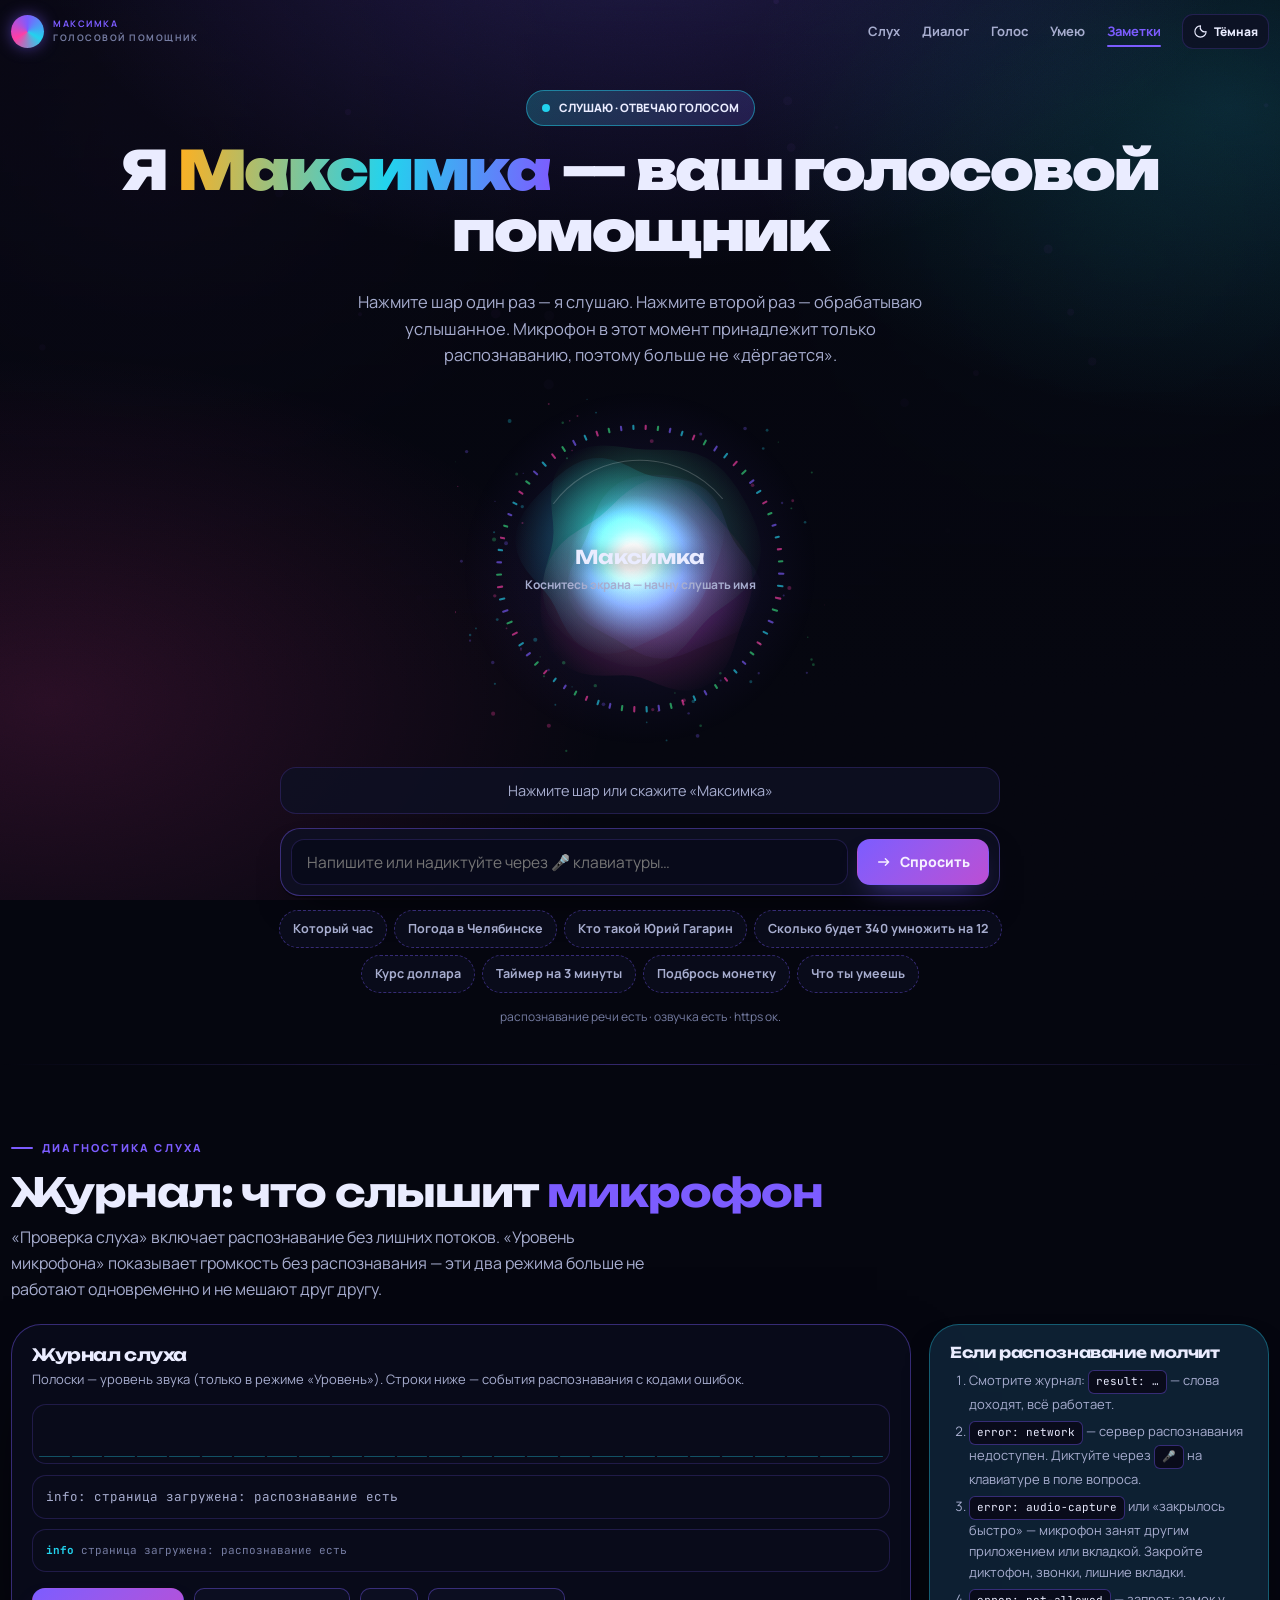
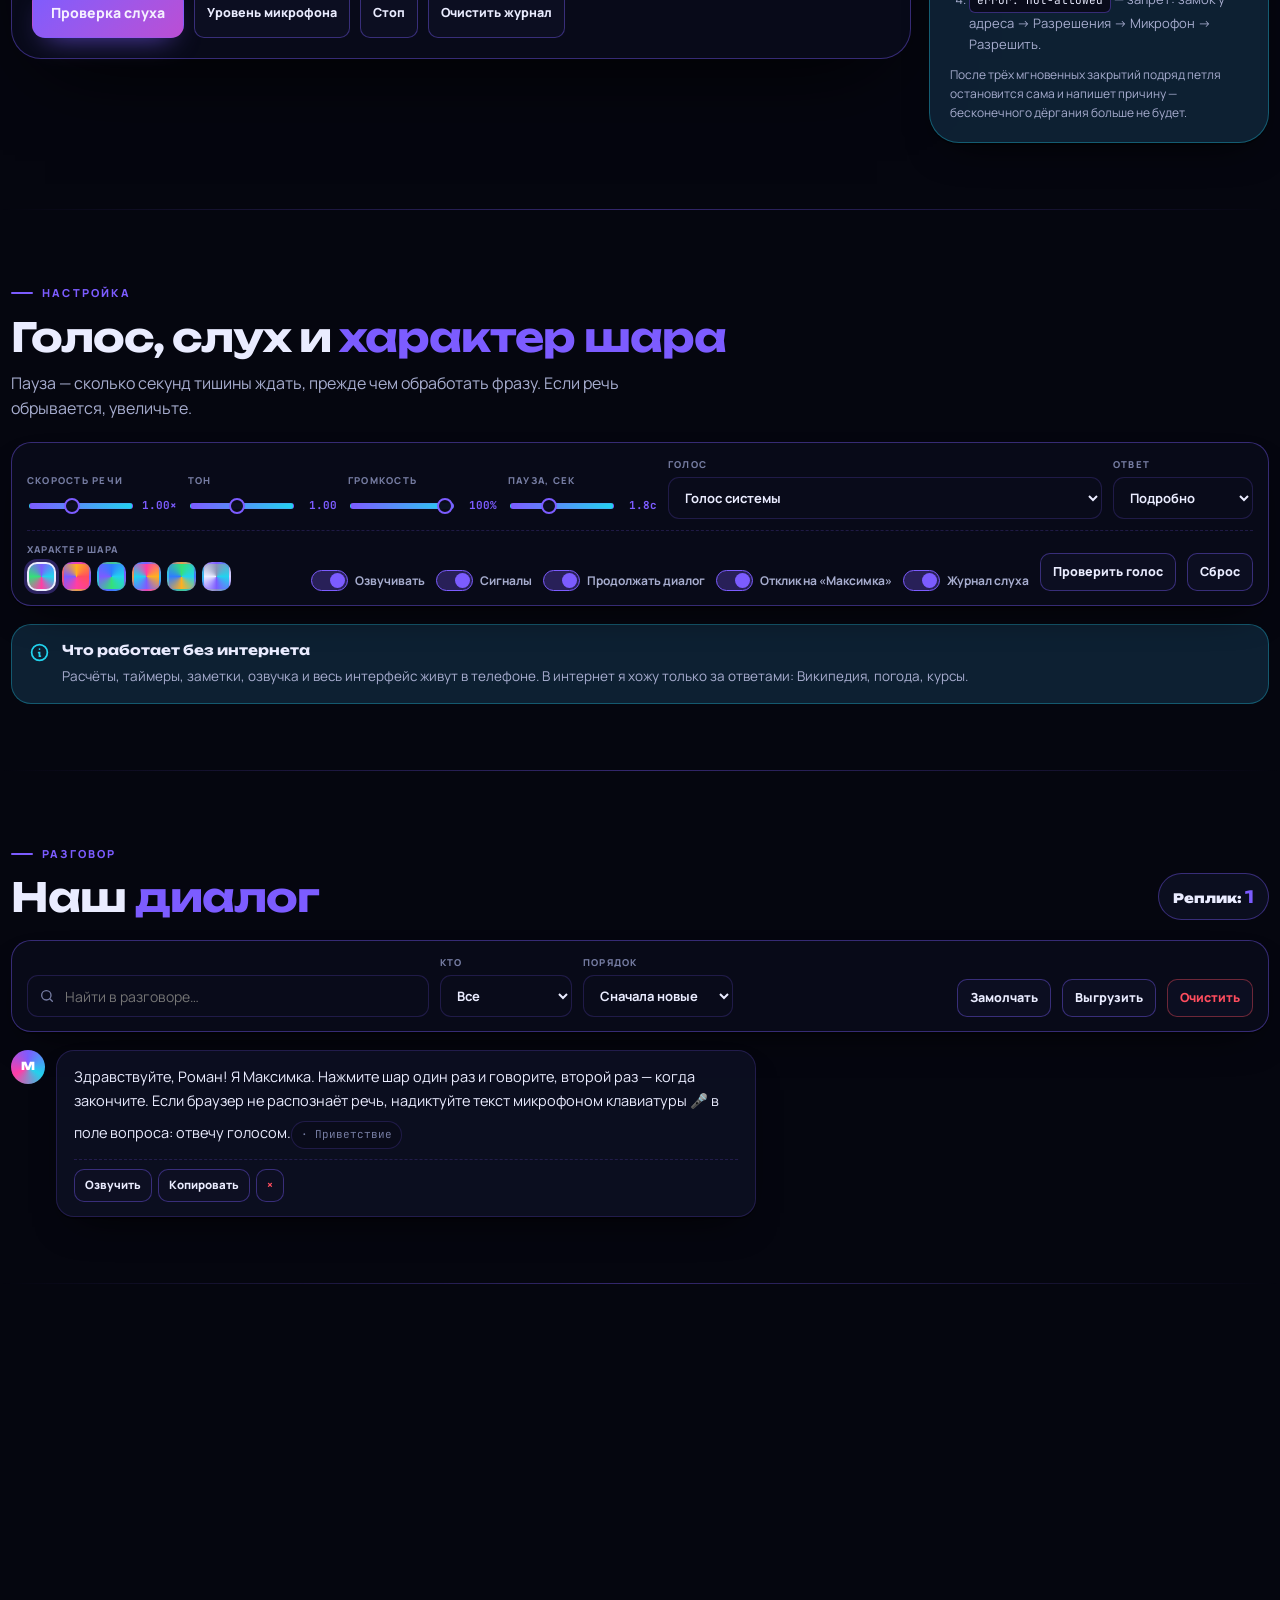
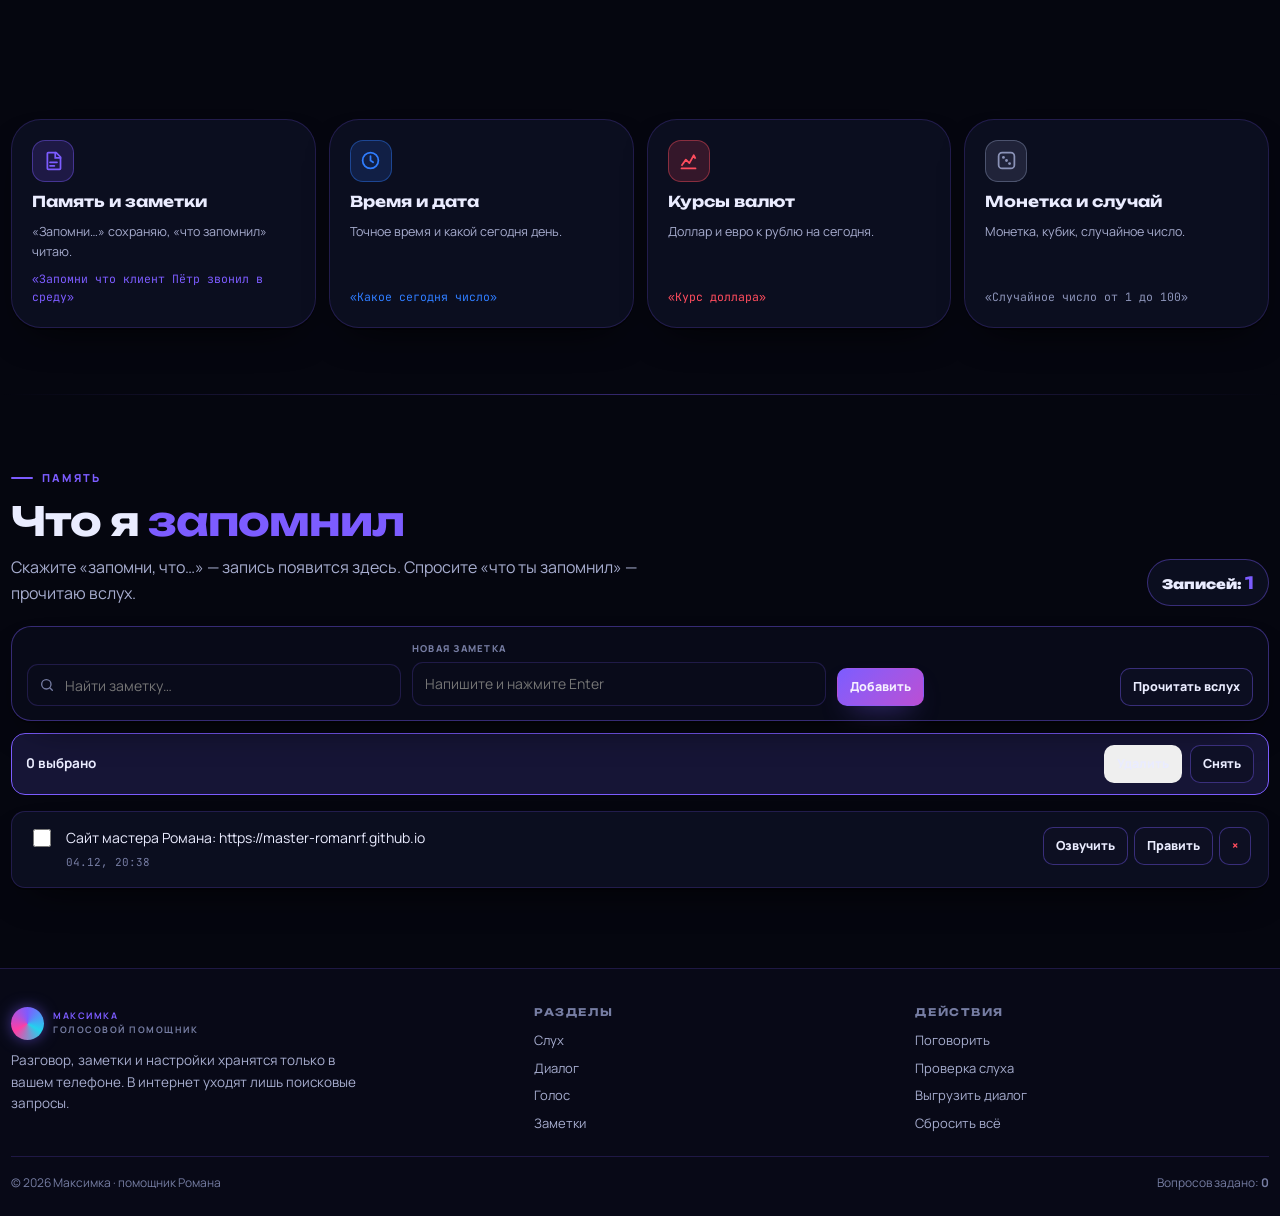
<file: maksimka.html>
<!doctype html>
<html lang="ru" data-theme="dark">
<head>
<meta charset="utf-8">
<meta name="viewport" content="width=device-width,initial-scale=1,viewport-fit=cover">
<title>Максимка · голосовой помощник</title>
<meta name="description" content="Максимка — голосовой помощник с живым шаром и журналом слуха: видно, что слышит микрофон. Погода, Wikipedia, расчёты, таймеры, заметки, ответы голосом.">
<meta name="theme-color" content="#05060f">
<meta name="mobile-web-app-capable" content="yes">
<meta name="apple-mobile-web-app-capable" content="yes">
<meta name="apple-mobile-web-app-title" content="Максимка">
<link rel="apple-touch-icon" href="data:image/svg+xml,%3Csvg xmlns='http://www.w3.org/2000/svg' viewBox='0 0 180 180'%3E%3Crect width='180' height='180' rx='42' fill='%2305060f'/%3E%3Ccircle cx='90' cy='90' r='46' fill='%237c5cff'/%3E%3Ccircle cx='72' cy='74' r='24' fill='%2322d3ee' opacity='.85'/%3E%3Ccircle cx='108' cy='106' r='22' fill='%23ff3ea5' opacity='.8'/%3E%3C/svg%3E">
<link rel="icon" href="data:image/svg+xml,%3Csvg xmlns='http://www.w3.org/2000/svg' viewBox='0 0 32 32'%3E%3Crect width='32' height='32' rx='8' fill='%2305060f'/%3E%3Ccircle cx='16' cy='16' r='9' fill='%237c5cff'/%3E%3Ccircle cx='13' cy='13' r='4.4' fill='%2322d3ee'/%3E%3Ccircle cx='19.5' cy='19' r='4' fill='%23ff3ea5'/%3E%3C/svg%3E">
<link rel="preconnect" href="https://fonts.googleapis.com"><link rel="preconnect" href="https://fonts.gstatic.com" crossorigin>
<link href="https://fonts.googleapis.com/css2?family=Unbounded:wght@500;700;900&family=Manrope:wght@400;500;600;700;800&family=JetBrains+Mono:wght@400;700&display=swap" rel="stylesheet">
<style>
:root{
--void:#05060f;--deep:#090b1a;--panel:#0e1124;--panel2:#141833;--raise:#1c2145;
--violet:#7c5cff;--cyan:#22d3ee;--magenta:#ff3ea5;--green:#34e07a;--amber:#ffb020;--red:#ff4d5e;--blue:#2f7dff;
--warm:#f5efe6;--cool:#8b93b8;
--bg:var(--void);--bg2:var(--deep);--surface:rgba(14,17,36,.82);--surface2:rgba(9,11,26,.97);--scrim:rgba(3,4,12,.9);
--txt:#eaecff;--txt2:#a7adcf;--txt3:#767da3;--bd:rgba(124,92,255,.2);--bd2:rgba(124,92,255,.4);
--accent:var(--violet);--on:#f2eeff;--ok:var(--green);--warn:var(--amber);--danger:var(--red);--info:var(--cyan);
--nav:64px;--rm:14px;--rl:20px;--rx:30px;
--sh1:0 2px 0 rgba(0,0,0,.4),0 18px 42px -22px #000;--sh2:0 34px 84px -34px #000;
--dsp:'Unbounded','Trebuchet MS',system-ui,sans-serif;--body:'Manrope','Segoe UI',system-ui,sans-serif;--mono:'JetBrains Mono',Consolas,monospace}
[data-theme=light]{--bg:#f5efe6;--bg2:#ece5d8;--surface:rgba(255,253,249,.9);--surface2:#fffdf9;--scrim:rgba(28,20,12,.82);
--txt:#12142c;--txt2:#414766;--txt3:#6e7492;--bd:rgba(60,40,140,.16);--bd2:rgba(60,40,140,.3);
--violet:#5b34d6;--cyan:#067f96;--magenta:#c2168a;--green:#12793f;--amber:#a86400;--red:#c31f36;--blue:#1257d6;--on:#fffdf9;
--sh1:0 2px 0 rgba(120,100,70,.16),0 16px 34px -24px rgba(60,45,25,.5);--sh2:0 28px 68px -34px rgba(60,45,25,.55)}
body[data-zone=amber]{--accent:var(--amber);--on:#1a1000}
body[data-zone=cyan]{--accent:var(--cyan);--on:#03161c}
body[data-zone=green]{--accent:var(--green);--on:#04170c}
body[data-zone=violet]{--accent:var(--violet);--on:#f5f0ff}
body[data-zone=magenta]{--accent:var(--magenta);--on:#22030f}
[data-theme=light] body{--on:#fffdf9}
*{box-sizing:border-box}html{-webkit-text-size-adjust:100%}
body{margin:0;background:var(--bg);color:var(--txt);font-family:var(--body);font-size:16px;line-height:1.6;overflow-x:hidden;transition:background .5s,color .35s;scrollbar-color:var(--accent) var(--bg2);scrollbar-width:thin}
body.lock{overflow:hidden}
::selection{background:var(--accent);color:var(--on)}
::-webkit-scrollbar{width:11px;height:11px}::-webkit-scrollbar-track{background:var(--bg2);border-left:1px solid var(--bd)}
::-webkit-scrollbar-thumb{background:linear-gradient(180deg,var(--accent),var(--cyan));border:3px solid var(--bg2);border-radius:99px}
::-webkit-scrollbar-thumb:hover{background:linear-gradient(180deg,var(--magenta),var(--accent))}
h1,h2,h3,h4{font-family:var(--dsp);margin:0;line-height:1.12;letter-spacing:-.025em}p{margin:0}a{color:inherit}button{font:inherit;color:inherit}
:focus-visible{outline:3px solid var(--accent);outline-offset:3px;border-radius:6px}
.skip{position:absolute;left:-9999px;top:0;z-index:300;background:var(--accent);color:var(--on);padding:12px 18px;font-weight:800}.skip:focus{left:0}
#bg{position:fixed;inset:0;width:100%;height:100%;z-index:0;pointer-events:none}
.veil{position:fixed;inset:0;z-index:1;pointer-events:none;transition:background 1s;background:
radial-gradient(1000px 640px at 50% -14%,color-mix(in srgb,var(--accent) 26%,transparent),transparent 62%),
radial-gradient(820px 520px at 96% 12%,color-mix(in srgb,var(--cyan) 15%,transparent),transparent 60%),
radial-gradient(900px 560px at 4% 78%,color-mix(in srgb,var(--magenta) 14%,transparent),transparent 62%),
linear-gradient(180deg,color-mix(in srgb,var(--bg) 80%,transparent),var(--bg) 78%)}
.grain{position:fixed;inset:0;z-index:2;pointer-events:none;opacity:.3;mix-blend-mode:overlay;background-image:url("data:image/svg+xml,%3Csvg xmlns='http://www.w3.org/2000/svg' width='160' height='160'%3E%3Cfilter id='n'%3E%3CfeTurbulence type='fractalNoise' baseFrequency='.9' numOctaves='3'/%3E%3C/filter%3E%3Crect width='160' height='160' filter='url(%23n)' opacity='.5'/%3E%3C/svg%3E")}
[data-theme=light] .grain{opacity:.15;mix-blend-mode:multiply}
.shell{position:relative;z-index:3}
.nav{position:fixed;inset:0 0 auto;height:var(--nav);z-index:60;display:flex;align-items:center;border-bottom:1px solid transparent;transition:.35s}
.nav.stuck{background:color-mix(in srgb,var(--bg) 90%,transparent);backdrop-filter:blur(18px) saturate(150%);-webkit-backdrop-filter:blur(18px);border-bottom-color:var(--bd);box-shadow:0 14px 36px -30px #000}
.nav-in{width:min(1280px,100% - 22px);margin-inline:auto;display:flex;align-items:center;gap:11px}
.logo{display:flex;align-items:center;gap:9px;text-decoration:none;font-family:var(--dsp);font-weight:900;font-size:13.5px;white-space:nowrap}
.lmark{width:33px;height:33px;border-radius:50%;flex:0 0 auto;background:conic-gradient(from 0deg,var(--violet),var(--cyan),var(--magenta),var(--violet));box-shadow:0 0 18px -4px var(--accent);animation:spin 9s linear infinite}
@keyframes spin{to{transform:rotate(360deg)}}
.logo b{color:var(--accent);transition:color .4s}.logo span{display:block;font-family:var(--body);font-size:9px;letter-spacing:.17em;text-transform:uppercase;color:var(--txt3);font-weight:700}
.nlinks{display:flex;gap:2px;margin-left:auto}
.nlinks a{text-decoration:none;font-size:13px;font-weight:700;padding:8px 10px;border-radius:9px;color:var(--txt2);transition:.2s;position:relative}
.nlinks a:hover{color:var(--txt);background:color-mix(in srgb,var(--accent) 14%,transparent)}
.nlinks a.active{color:var(--accent)}
.nlinks a.active::after{content:"";position:absolute;left:10px;right:10px;bottom:3px;height:2px;background:var(--accent);border-radius:2px}
.ntools{display:flex;gap:6px;align-items:center}
.ibtn{display:inline-flex;align-items:center;gap:6px;height:35px;padding:0 10px;border-radius:11px;cursor:pointer;background:var(--surface);border:1px solid var(--bd);font-size:12px;font-weight:800;transition:.2s;white-space:nowrap}
.ibtn:hover{border-color:var(--accent);transform:translateY(-1px)}.ibtn svg{width:15px;height:15px}
.burger{display:none;width:38px;padding:0;justify-content:center}
.burger i{display:block;width:17px;height:2px;background:var(--txt);border-radius:2px;position:relative;transition:.25s}
.burger i::before,.burger i::after{content:"";position:absolute;left:0;width:17px;height:2px;background:var(--txt);border-radius:2px;transition:.25s}
.burger i::before{top:-6px}.burger i::after{top:6px}
.nav.open .burger i{background:transparent}.nav.open .burger i::before{transform:translateY(6px) rotate(45deg)}.nav.open .burger i::after{transform:translateY(-6px) rotate(-45deg)}
#prog{position:absolute;left:0;bottom:-1px;height:2px;width:100%;transform:scaleX(0);transform-origin:0 50%;background:linear-gradient(90deg,var(--violet),var(--cyan),var(--green),var(--amber),var(--magenta))}
.wrap{width:min(1280px,100% - 22px);margin-inline:auto}
section{scroll-margin-top:calc(var(--nav) + 12px);position:relative}.pad{padding:66px 0}
.eyebrow{display:inline-flex;align-items:center;gap:9px;font-size:11px;font-weight:800;letter-spacing:.2em;text-transform:uppercase;color:var(--accent);margin-bottom:13px}
.eyebrow::before{content:"";width:22px;height:2px;background:currentColor;border-radius:2px}
.h2{font-size:clamp(24px,3.8vw,40px)}.h2 em{font-style:normal;color:var(--accent)}
.sub{color:var(--txt2);max-width:66ch;margin-top:11px}
.rule{height:1px;background:linear-gradient(90deg,transparent,var(--bd2),transparent)}
.muted{color:var(--txt2)}.small{font-size:13.5px}.tiny{font-size:12px}.mono{font-family:var(--mono)}
.rv{opacity:0;transform:translateY(22px);transition:opacity .7s cubic-bezier(.2,.7,.2,1) var(--d,0ms),transform .7s cubic-bezier(.2,.7,.2,1) var(--d,0ms)}.rv.shown{opacity:1;transform:none}
.btn{display:inline-flex;align-items:center;justify-content:center;gap:8px;padding:13px 18px;border-radius:13px;font-weight:800;font-size:14px;text-decoration:none;cursor:pointer;border:1px solid transparent;transition:.2s;position:relative;overflow:hidden}
.btn svg{width:16px;height:16px;flex:0 0 auto}
.btn.p{background:linear-gradient(135deg,var(--accent),color-mix(in srgb,var(--accent) 52%,var(--magenta)));color:var(--on);box-shadow:0 12px 28px -14px color-mix(in srgb,var(--accent) 80%,transparent)}
.btn.p:hover{transform:translateY(-2px)}
.btn.p::after{content:"";position:absolute;inset:0;background:linear-gradient(110deg,transparent 22%,rgba(255,255,255,.32),transparent 78%);transform:translateX(-120%)}
.btn.p:hover::after{transform:translateX(120%);transition:transform .7s}
.btn.g{background:var(--surface);border-color:var(--bd2);color:var(--txt)}
.btn.g:hover{border-color:var(--accent);color:var(--accent);transform:translateY(-2px)}
.btn.t{padding:8px 12px;font-size:12.5px;border-radius:10px}
.brow{display:flex;flex-wrap:wrap;gap:10px;margin-top:16px}
.hero{padding:calc(var(--nav) + 26px) 0 38px;display:grid;place-items:center;gap:14px;text-align:center}
.spark{display:inline-flex;align-items:center;gap:9px;padding:8px 15px;border-radius:99px;font-size:11.5px;font-weight:800;
background:linear-gradient(120deg,color-mix(in srgb,var(--cyan) 24%,transparent),color-mix(in srgb,var(--violet) 18%,transparent));
border:1px solid color-mix(in srgb,var(--cyan) 48%,transparent)}
.spark i{width:8px;height:8px;border-radius:99px;background:var(--cyan);animation:pulse 2.2s infinite}
@keyframes pulse{0%{box-shadow:0 0 0 0 color-mix(in srgb,var(--cyan) 55%,transparent)}70%{box-shadow:0 0 0 12px transparent}100%{box-shadow:0 0 0 0 transparent}}
h1{font-size:clamp(27px,4.8vw,54px);font-weight:900;letter-spacing:-.038em}
h1 .g{background:linear-gradient(94deg,var(--amber),var(--cyan) 56%,var(--violet));-webkit-background-clip:text;background-clip:text;color:transparent}
.hlead{margin-top:14px;font-size:16.5px;color:var(--txt2);max-width:58ch;margin-inline:auto}
.orb-btn{position:relative;width:min(370px,84vw);aspect-ratio:1;border:0;background:none;padding:0;cursor:pointer;display:grid;place-items:center;transition:transform .3s;-webkit-tap-highlight-color:transparent}
.orb-btn:hover{transform:scale(1.015)}.orb-btn:active{transform:scale(.985)}
.orb-btn canvas{position:absolute;inset:0;width:100%;height:100%}
.orb-cap{position:relative;z-index:2;display:grid;gap:5px;place-items:center;pointer-events:none;padding:0 18%}
.orb-cap b{font-family:var(--dsp);font-size:clamp(15px,3.4vw,19px);text-shadow:0 2px 18px rgba(0,0,0,.6)}
[data-theme=light] .orb-cap b{text-shadow:0 2px 14px rgba(255,255,255,.7)}
.orb-cap span{font-size:12px;color:var(--txt2);font-weight:700;line-height:1.35}
.heard{width:min(720px,100%);min-height:46px;padding:11px 16px;border-radius:16px;background:var(--surface);border:1px solid var(--bd);font-size:14.5px;color:var(--txt2);display:flex;align-items:center;justify-content:center;gap:9px;text-align:center}
.heard.live{border-color:color-mix(in srgb,var(--cyan) 50%,transparent);background:color-mix(in srgb,var(--cyan) 8%,var(--surface))}
.ask{width:min(720px,100%);display:flex;gap:9px;flex-wrap:wrap;padding:10px;border-radius:20px;background:var(--surface);border:1px solid var(--bd2);box-shadow:var(--sh1)}
.ask input{flex:1 1 210px;min-width:0;height:46px;padding:0 15px;border-radius:13px;background:var(--surface2);border:1px solid var(--bd);color:var(--txt);font:inherit;font-size:15.5px}
.ask input:focus{outline:none;border-color:var(--accent);box-shadow:0 0 0 3px color-mix(in srgb,var(--accent) 20%,transparent)}
.ask .btn{height:46px;flex:0 0 auto}
.quick{display:flex;gap:7px;flex-wrap:wrap;justify-content:center;width:min(760px,100%)}
.qchip{padding:8px 13px;border-radius:99px;background:var(--bg2);border:1px dashed var(--bd2);color:var(--txt2);font-size:12.5px;font-weight:700;cursor:pointer;transition:.2s}
.qchip:hover{border-style:solid;border-color:var(--accent);color:var(--accent);background:color-mix(in srgb,var(--accent) 10%,transparent)}
.hint{font-size:12px;color:var(--txt3);max-width:62ch;margin-inline:auto}
.timerbar{width:min(720px,100%);display:none;align-items:center;gap:12px;padding:12px 16px;border-radius:16px;background:color-mix(in srgb,var(--amber) 12%,var(--surface));border:1px solid color-mix(in srgb,var(--amber) 46%,transparent)}
.timerbar.on{display:flex}
.timerbar b{font-family:var(--mono);font-size:22px;color:var(--amber)}
.panel{position:sticky;top:calc(var(--nav) + 8px);z-index:25;margin-top:20px;padding:14px 15px;border-radius:var(--rl);background:color-mix(in srgb,var(--surface2) 95%,transparent);backdrop-filter:blur(16px);-webkit-backdrop-filter:blur(16px);border:1px solid var(--bd2);box-shadow:var(--sh1)}
.panel.static{position:static}
.prow{display:flex;gap:11px;flex-wrap:wrap;align-items:flex-end}
.prow+.prow{margin-top:11px;padding-top:11px;border-top:1px dashed var(--bd)}
.fld{display:flex;flex-direction:column;gap:5px;min-width:0}
.fld>label{font-size:9.5px;font-weight:800;letter-spacing:.13em;text-transform:uppercase;color:var(--txt3)}
input[type=range]{-webkit-appearance:none;appearance:none;width:104px;height:22px;background:transparent;cursor:pointer}
input[type=range]::-webkit-slider-runnable-track{height:6px;border-radius:99px;background:linear-gradient(90deg,var(--accent),var(--cyan));border:1px solid var(--bd)}
input[type=range]::-webkit-slider-thumb{-webkit-appearance:none;width:16px;height:16px;margin-top:-6px;border-radius:99px;background:var(--surface2);border:2px solid var(--accent)}
input[type=range]::-moz-range-track{height:6px;border-radius:99px;background:linear-gradient(90deg,var(--accent),var(--cyan))}
input[type=range]::-moz-range-thumb{width:14px;height:14px;border-radius:99px;background:var(--surface2);border:2px solid var(--accent)}
.rwrap{display:flex;align-items:center;gap:7px}
.rval{font-family:var(--mono);font-size:11px;font-weight:700;color:var(--accent);min-width:34px;text-align:right}
.tgl{display:inline-flex;align-items:center;gap:7px;font-size:12px;font-weight:700;color:var(--txt2);cursor:pointer;user-select:none;white-space:nowrap}
.tgl input{position:absolute;opacity:0;width:0;height:0}
.track{width:37px;height:21px;border-radius:99px;background:var(--bg2);border:1px solid var(--bd2);position:relative;transition:.22s;flex:0 0 auto}
.track::after{content:"";position:absolute;top:2px;left:2px;width:15px;height:15px;border-radius:99px;background:var(--txt3);transition:.22s}
.tgl input:checked+.track{background:color-mix(in srgb,var(--accent) 28%,transparent);border-color:var(--accent)}
.tgl input:checked+.track::after{transform:translateX(16px);background:var(--accent)}
.tgl input:focus-visible+.track{outline:3px solid var(--accent);outline-offset:3px}
.chips{display:flex;gap:6px;flex-wrap:wrap}
.chip{padding:8px 12px;border-radius:99px;background:var(--bg2);border:1px solid var(--bd);color:var(--txt2);font-size:12px;font-weight:800;cursor:pointer;transition:.2s;white-space:nowrap}
.chip:hover{border-color:var(--accent);color:var(--txt)}
.chip.on{background:var(--accent);border-color:var(--accent);color:var(--on)}
.pal{width:29px;height:29px;border-radius:10px;border:2px solid var(--bd);cursor:pointer;transition:.2s}
.pal:hover{transform:translateY(-2px)}.pal.on{border-color:var(--txt);box-shadow:0 0 0 3px color-mix(in srgb,var(--accent) 32%,transparent)}
.sp{flex:1 1 auto}
.sbox{position:relative;flex:1 1 200px;min-width:0}
.sbox svg{position:absolute;left:12px;top:50%;transform:translateY(-50%);width:16px;height:16px;color:var(--txt3)}
.sbox input{padding-left:37px;height:42px;width:100%;border-radius:11px;background:var(--bg2);border:1px solid var(--bd);color:var(--txt);font:inherit;font-size:14px}
.sbox input:focus{outline:none;border-color:var(--accent);box-shadow:0 0 0 3px color-mix(in srgb,var(--accent) 20%,transparent)}
select{padding:10px 12px;border-radius:11px;background:var(--bg2);border:1px solid var(--bd);color:var(--txt);font:inherit;font-size:13px;font-weight:700;cursor:pointer;width:100%}
select:focus{outline:none;border-color:var(--accent)}
.counter{font-family:var(--dsp);font-weight:900;font-size:13px;padding:9px 14px;border-radius:99px;background:var(--surface);border:1px solid var(--bd2);white-space:nowrap}
.counter b{color:var(--accent);font-size:17px}
.eargrid{display:grid;grid-template-columns:1fr 340px;gap:18px;margin-top:22px;align-items:start}
.earbox{padding:20px;border-radius:var(--rx);background:var(--surface2);border:1px solid var(--bd2);box-shadow:var(--sh2)}
.earbox h3{font-size:17px;margin-bottom:5px}
.earbox>p{font-size:13px;color:var(--txt2);margin-bottom:14px}
.meter{height:60px;border-radius:14px;background:var(--bg2);border:1px solid var(--bd);overflow:hidden;display:flex;align-items:flex-end;gap:2px;padding:6px}
.meter i{flex:1;background:linear-gradient(180deg,var(--magenta),var(--cyan),var(--green));border-radius:3px;height:3%;transition:height .07s linear;opacity:.35}
.meter.live i{opacity:1}
.srstat{margin-top:11px;padding:11px 13px;border-radius:var(--rm);font-size:12.5px;font-family:var(--mono);background:var(--bg2);border:1px solid var(--bd);color:var(--txt2);min-height:42px;display:flex;align-items:center;gap:9px;word-break:break-word}
.srstat.ok{border-color:color-mix(in srgb,var(--ok) 44%,transparent);color:var(--ok)}
.srstat.err{border-color:color-mix(in srgb,var(--danger) 44%,transparent);color:var(--danger)}
.srlog{margin-top:10px;max-height:170px;overflow:auto;padding:11px 13px;border-radius:var(--rm);background:var(--bg2);border:1px solid var(--bd);font-family:var(--mono);font-size:11px;line-height:1.7;color:var(--txt3);white-space:pre-wrap;scrollbar-color:var(--accent) var(--bg2)}
.srlog b{color:var(--cyan);font-weight:700}
.kbcard{padding:20px;border-radius:var(--rx);background:color-mix(in srgb,var(--info) 9%,var(--surface));border:1px solid color-mix(in srgb,var(--info) 34%,transparent);box-shadow:var(--sh1);position:sticky;top:calc(var(--nav) + 14px)}
.kbcard h4{font-size:15px;margin-bottom:8px;font-family:var(--dsp)}
.kbcard ol{margin:0;padding-left:19px;font-size:13px;color:var(--txt2)}
.kbcard li{margin-bottom:7px}
.kbcard .kbd{display:inline-block;font-family:var(--mono);font-size:11px;padding:2px 7px;border-radius:6px;background:var(--bg2);border:1px solid var(--bd2);color:var(--txt)}
.chat{display:grid;gap:12px;margin-top:18px}
.msg{display:flex;gap:11px;animation:min .4s cubic-bezier(.2,.7,.2,1) both}
@keyframes min{from{opacity:0;transform:translateY(12px)}to{opacity:1;transform:none}}
.msg.me{flex-direction:row-reverse}
.ava{width:34px;height:34px;border-radius:50%;flex:0 0 auto;display:grid;place-items:center;font-family:var(--dsp);font-weight:900;font-size:11px}
.msg.bot .ava{background:conic-gradient(from 0deg,var(--violet),var(--cyan),var(--magenta),var(--violet));color:#fff}
.msg.me .ava{background:linear-gradient(140deg,var(--amber),var(--magenta));color:#1a1000}
.bub{max-width:min(700px,88%);padding:14px 17px;border-radius:18px;background:var(--surface);border:1px solid var(--bd);box-shadow:var(--sh1);font-size:14.5px;line-height:1.62;white-space:pre-wrap;word-break:break-word}
.msg.me .bub{background:color-mix(in srgb,var(--amber) 12%,var(--surface));border-color:color-mix(in srgb,var(--amber) 34%,transparent)}
.bub .src{display:inline-flex;align-items:center;gap:6px;margin-top:9px;font-size:11px;font-family:var(--mono);color:var(--txt3);padding:4px 9px;border-radius:99px;background:var(--bg2);border:1px solid var(--bd)}
.bub .src.net{color:var(--cyan);border-color:color-mix(in srgb,var(--cyan) 40%,transparent)}
.bacts{display:flex;gap:6px;flex-wrap:wrap;margin-top:10px;padding-top:9px;border-top:1px dashed var(--bd)}
.bacts .btn{padding:6px 10px;font-size:11.5px}
.typing{display:inline-flex;gap:4px;align-items:center}
.typing i{width:6px;height:6px;border-radius:99px;background:var(--accent);animation:tp 1.1s infinite}
.typing i:nth-child(2){animation-delay:.16s}.typing i:nth-child(3){animation-delay:.32s}
@keyframes tp{0%,60%,100%{opacity:.3;transform:translateY(0)}30%{opacity:1;transform:translateY(-4px)}}
.empty{padding:32px 20px;text-align:center;border-radius:var(--rl);border:1px dashed var(--bd2);background:var(--surface)}
.empty b{display:block;font-family:var(--dsp);font-size:16px;margin-bottom:6px}
.sgrid{display:grid;grid-template-columns:repeat(auto-fill,minmax(250px,1fr));gap:13px;margin-top:20px}
.skill{padding:20px;border-radius:var(--rx);background:var(--surface);border:1px solid var(--bd);box-shadow:var(--sh1);cursor:pointer;text-align:left;transition:.24s;display:flex;flex-direction:column;gap:8px}
.skill:hover{transform:translateY(-5px);border-color:var(--c)}
.skico{width:42px;height:42px;border-radius:13px;display:grid;place-items:center;background:color-mix(in srgb,var(--c) 17%,transparent);border:1px solid color-mix(in srgb,var(--c) 42%,transparent);color:var(--c)}
.skico svg{width:21px;height:21px}
.skill b{font-family:var(--dsp);font-size:15px}
.skill p{font-size:12.5px;color:var(--txt2);flex:1}
.skill em{font-style:normal;font-family:var(--mono);font-size:11.5px;color:var(--c)}
.nlist{display:grid;gap:10px;margin-top:16px}
.note{display:flex;gap:12px;align-items:flex-start;padding:15px 17px;border-radius:var(--rm);background:var(--surface);border:1px solid var(--bd);box-shadow:var(--sh1)}
.note .ntxt{flex:1;font-size:14px;white-space:pre-wrap;word-break:break-word}
.note .nmeta{font-size:11px;color:var(--txt3);font-family:var(--mono);margin-top:5px}
.note .nacts{display:flex;gap:6px;flex-wrap:wrap}
.note input[type=checkbox]{width:18px;height:18px;accent-color:var(--accent);margin-top:2px;cursor:pointer}
.bulk{display:flex;gap:8px;flex-wrap:wrap;align-items:center;padding:11px 14px;border-radius:var(--rm);background:color-mix(in srgb,var(--accent) 10%,var(--surface));border:1px solid var(--accent);margin-top:12px}
.notebox{padding:15px 17px;border-radius:var(--rl);display:flex;gap:12px;align-items:flex-start;font-size:13.5px;color:var(--txt2);background:color-mix(in srgb,var(--info) 9%,var(--surface));border:1px solid color-mix(in srgb,var(--info) 32%,transparent);margin-top:18px}
.notebox svg{width:21px;height:21px;color:var(--info);flex:0 0 auto;margin-top:2px}
.notebox b{color:var(--txt);display:block;margin-bottom:4px;font-family:var(--dsp);font-size:13.5px}
footer{border-top:1px solid var(--bd);background:color-mix(in srgb,var(--bg2) 80%,transparent);padding:38px 0 24px;margin-top:14px}
.fgrid{display:grid;grid-template-columns:1.4fr 1fr 1fr;gap:28px}
.fgrid h4{font-size:10.5px;letter-spacing:.15em;text-transform:uppercase;color:var(--txt3);margin-bottom:11px}
.fl{display:grid;gap:7px}.fl button{font-size:13px;color:var(--txt2);background:none;border:0;padding:0;text-align:left;cursor:pointer;font-family:inherit;transition:.2s}
.fl button:hover{color:var(--accent)}
.cbar{display:flex;justify-content:space-between;gap:14px;flex-wrap:wrap;margin-top:22px;padding-top:16px;border-top:1px solid var(--bd);font-size:12px;color:var(--txt3)}
#ov{position:fixed;inset:0;z-index:140;display:flex;flex-direction:column;background:var(--scrim);backdrop-filter:blur(10px);opacity:0;transition:opacity .28s}
#ov.in{opacity:1}
.ovbar{display:flex;align-items:center;gap:11px;padding:13px 16px;border-bottom:1px solid var(--bd2);background:var(--surface2);flex:0 0 auto}
.ovbar b{font-family:var(--dsp);font-size:14px;flex:1 1 auto;min-width:0}
.x{width:37px;height:37px;border-radius:11px;display:grid;place-items:center;background:var(--bg2);border:1px solid var(--bd);cursor:pointer;transition:.2s;flex:0 0 auto}
.x:hover{border-color:var(--danger);color:var(--danger);transform:rotate(90deg)}
.ovbody{flex:1;overflow:auto;padding:18px 16px 26px;display:flex;flex-direction:column;align-items:center;gap:13px;scrollbar-color:var(--accent) transparent}
#ovTa{width:100%;max-width:760px;min-height:320px;padding:15px;border-radius:16px;background:var(--surface2);border:1px solid var(--bd2);color:var(--txt);font-family:var(--mono);font-size:12px;line-height:1.6;resize:vertical}
.ovacts{display:flex;gap:9px;flex-wrap:wrap;justify-content:center;width:100%;max-width:760px}
.ovacts .btn{flex:1 1 150px}
#toasts{position:fixed;left:14px;right:14px;bottom:14px;z-index:160;display:grid;gap:8px;justify-items:center;pointer-events:none}
.toast{display:flex;align-items:center;gap:10px;padding:12px 15px;border-radius:13px;font-size:13px;font-weight:700;background:var(--surface2);border:1px solid var(--bd2);box-shadow:var(--sh2);opacity:0;transform:translateY(12px);transition:.3s cubic-bezier(.2,.8,.2,1);max-width:520px;pointer-events:auto}
.toast.in{opacity:1;transform:none}
.tdot{width:8px;height:8px;border-radius:99px;background:var(--ok);flex:0 0 auto;box-shadow:0 0 0 4px color-mix(in srgb,var(--ok) 20%,transparent)}
@media(max-width:1080px){.eargrid{grid-template-columns:1fr}.kbcard{position:static}.fgrid{grid-template-columns:1fr 1fr}}
@media(max-width:860px){.nlinks{position:fixed;top:var(--nav);left:0;right:0;flex-direction:column;gap:2px;padding:12px 14px 18px;background:color-mix(in srgb,var(--bg) 98%,transparent);backdrop-filter:blur(18px);border-bottom:1px solid var(--bd);transform:translateY(-130%);transition:transform .32s cubic-bezier(.2,.8,.2,1);max-height:calc(100vh - var(--nav));overflow:auto}
.nav.open .nlinks{transform:none}.nlinks a{padding:12px 13px;font-size:15px}.burger{display:inline-flex}.pad{padding:48px 0}.panel{position:static}.fgrid{grid-template-columns:1fr}}
@media(max-width:520px){.sgrid{grid-template-columns:1fr}.btn{width:100%}.brow .btn,.bacts .btn,.ovacts .btn,.ask .btn,.bulk .btn{width:auto}.ask .btn{flex:1 1 100%}.bub{max-width:100%}input[type=range]{width:92px}.orb-btn{width:min(290px,90vw)}}
@media(prefers-reduced-motion:reduce){*,*::before,*::after{animation-duration:.001ms!important;transition-duration:.001ms!important}.rv{opacity:1;transform:none}}
</style>
</head>
<body data-zone="violet">
<a class="skip" href="#dialog">Перейти к диалогу</a>
<canvas id="bg" aria-hidden="true"></canvas><div class="veil" aria-hidden="true"></div><div class="grain" aria-hidden="true"></div>
<div class="shell">
<header class="nav" id="nav"><div class="nav-in">
  <a class="logo" href="#top"><span class="lmark" aria-hidden="true"></span><span><b>Максимка</b><span>голосовой помощник</span></span></a>
  <nav class="nlinks" id="nlinks" aria-label="Разделы">
    <a href="#ear">Слух</a><a href="#dialog">Диалог</a><a href="#voice">Голос</a><a href="#kb">Умею</a><a href="#notes">Заметки</a>
  </nav>
  <div class="ntools">
    <button type="button" class="ibtn js-theme" aria-pressed="false"><svg viewBox="0 0 24 24" fill="none"><path d="M12 3a9 9 0 1 0 9 9 7 7 0 0 1-9-9Z" stroke="currentColor" stroke-width="1.8" stroke-linejoin="round"/></svg><span class="tl">Тёмная</span></button>
    <button type="button" class="ibtn burger" id="burger" aria-expanded="false" aria-controls="nlinks" aria-label="Меню"><i></i></button>
  </div>
</div><div id="prog"></div></header>

<main id="top">
<section class="hero" data-accent="violet"><div class="wrap" style="display:grid;place-items:center;gap:14px">
  <span class="spark rv"><i></i>СЛУШАЮ · ОТВЕЧАЮ ГОЛОСОМ</span>
  <h1 class="rv">Я <span class="g">Максимка</span> — ваш голосовой помощник</h1>
  <p class="hlead rv">Нажмите шар один раз — я слушаю. Нажмите второй раз — обрабатываю услышанное. Микрофон в этот момент принадлежит только распознаванию, поэтому больше не «дёргается».</p>
  <button type="button" class="orb-btn rv" id="orb" aria-label="Нажмите, чтобы говорить с Максимкой">
    <canvas id="orbCv" width="740" height="740" aria-hidden="true"></canvas>
    <span class="orb-cap"><b id="orbTitle">Максимка</b><span id="orbSub">Нажмите шар — я начну слушать</span></span>
  </button>
  <div class="heard rv" id="heard"><span id="heardText">Нажмите шар или скажите «Максимка»</span></div>
  <div class="timerbar" id="timerBar"><svg viewBox="0 0 24 24" width="20" height="20" fill="none" style="color:var(--amber)"><circle cx="12" cy="13" r="8" stroke="currentColor" stroke-width="2"/><path d="M12 9v4l3 2M9 2h6" stroke="currentColor" stroke-width="2" stroke-linecap="round"/></svg><b id="timerVal">00:00</b><span class="small" id="timerLabel">Таймер</span><span class="sp"></span><button type="button" class="btn g t" id="timerStop" style="color:var(--danger);border-color:color-mix(in srgb,var(--danger) 40%,transparent)">Отменить</button></div>
  <form class="ask rv" id="askForm">
    <label class="skip" for="askInput">Вопрос помощнику</label>
    <input id="askInput" type="text" placeholder="Напишите или надиктуйте через 🎤 клавиатуры…" autocomplete="off">
    <button class="btn p" type="submit"><svg viewBox="0 0 24 24" fill="none"><path d="M4 12h15m0 0-5-5m5 5-5 5" stroke="currentColor" stroke-width="2" stroke-linecap="round" stroke-linejoin="round"/></svg>Спросить</button>
  </form>
  <div class="quick rv" id="quick"></div>
  <p class="hint rv" id="envHint">Проверяю возможности браузера…</p>
</div></section>

<div class="rule"></div>

<section id="ear" class="pad" data-accent="cyan"><div class="wrap">
  <span class="eyebrow rv">Диагностика слуха</span>
  <h2 class="h2 rv">Журнал: что слышит <em>микрофон</em></h2>
  <p class="sub rv">«Проверка слуха» включает распознавание без лишних потоков. «Уровень микрофона» показывает громкость без распознавания — эти два режима больше не работают одновременно и не мешают друг другу.</p>
  <div class="eargrid">
    <div class="earbox rv">
      <h3>Журнал слуха</h3>
      <p>Полоски — уровень звука (только в режиме «Уровень»). Строки ниже — события распознавания с кодами ошибок.</p>
      <div class="meter" id="meter"></div>
      <div class="srstat" id="srStat">ожидание проверки…</div>
      <div class="srlog" id="srLog">журнал пуст</div>
      <div class="brow">
        <button type="button" class="btn p" id="earTest">Проверка слуха</button>
        <button type="button" class="btn g t" id="earLevel">Уровень микрофона</button>
        <button type="button" class="btn g t" id="earStop">Стоп</button>
        <button type="button" class="btn g t" id="earClear">Очистить журнал</button>
      </div>
    </div>
    <aside class="kbcard rv">
      <h4>Если распознавание молчит</h4>
      <ol>
        <li>Смотрите журнал: <span class="kbd">result: …</span> — слова доходят, всё работает.</li>
        <li><span class="kbd">error: network</span> — сервер распознавания недоступен. Диктуйте через <span class="kbd">🎤</span> на клавиатуре в поле вопроса.</li>
        <li><span class="kbd">error: audio-capture</span> или «закрылось быстро» — микрофон занят другим приложением или вкладкой. Закройте диктофон, звонки, лишние вкладки.</li>
        <li><span class="kbd">error: not-allowed</span> — запрет: замок у адреса → Разрешения → Микрофон → Разрешить.</li>
      </ol>
      <p class="tiny muted" style="margin-top:10px">После трёх мгновенных закрытий подряд петля остановится сама и напишет причину — бесконечного дёргания больше не будет.</p>
    </aside>
  </div>
</div></section>

<div class="rule"></div>

<section id="voice" class="pad" data-accent="green"><div class="wrap">
  <span class="eyebrow rv">Настройка</span>
  <h2 class="h2 rv">Голос, слух и <em>характер шара</em></h2>
  <p class="sub rv">Пауза — сколько секунд тишины ждать, прежде чем обработать фразу. Если речь обрывается, увеличьте.</p>
  <div class="panel rv" role="region" aria-label="Настройки голоса и слуха">
    <div class="prow">
      <div class="fld"><label for="vRate">Скорость речи</label><div class="rwrap"><input type="range" id="vRate" min="0.6" max="1.6" step="0.05"><span class="rval" id="vRateV"></span></div></div>
      <div class="fld"><label for="vPitch">Тон</label><div class="rwrap"><input type="range" id="vPitch" min="0.6" max="1.5" step="0.05"><span class="rval" id="vPitchV"></span></div></div>
      <div class="fld"><label for="vVol">Громкость</label><div class="rwrap"><input type="range" id="vVol" min="0" max="1" step="0.05"><span class="rval" id="vVolV"></span></div></div>
      <div class="fld"><label for="vSil">Пауза, сек</label><div class="rwrap"><input type="range" id="vSil" min="0.6" max="4" step="0.2"><span class="rval" id="vSilV"></span></div></div>
      <div class="fld" style="flex:1 1 170px"><label for="vVoice">Голос</label><select id="vVoice"></select></div>
      <div class="fld" style="flex:0 1 140px"><label for="vLen">Ответ</label><select id="vLen"><option value="short">Коротко</option><option value="full">Подробно</option></select></div>
    </div>
    <div class="prow">
      <div class="fld"><label>Характер шара</label><div class="chips" id="palChips"></div></div>
      <span class="sp"></span>
      <label class="tgl"><input type="checkbox" id="vSpeak"><span class="track"></span>Озвучивать</label>
      <label class="tgl"><input type="checkbox" id="vBeep"><span class="track"></span>Сигналы</label>
      <label class="tgl"><input type="checkbox" id="vAuto"><span class="track"></span>Продолжать диалог</label>
      <label class="tgl"><input type="checkbox" id="vWake"><span class="track"></span>Отклик на «Максимка»</label>
      <label class="tgl"><input type="checkbox" id="vLog"><span class="track"></span>Журнал слуха</label>
      <button type="button" class="btn g t" id="vTest">Проверить голос</button>
      <button type="button" class="btn g t" id="vReset">Сброс</button>
    </div>
  </div>
  <div class="notebox rv"><svg viewBox="0 0 24 24" fill="none"><circle cx="12" cy="12" r="9" stroke="currentColor" stroke-width="2"/><path d="M12 8h.01M11 12h1v4h1" stroke="currentColor" stroke-width="2" stroke-linecap="round"/></svg>
    <div><b>Что работает без интернета</b>Расчёты, таймеры, заметки, озвучка и весь интерфейс живут в телефоне. В интернет я хожу только за ответами: Википедия, погода, курсы.</div></div>
</div></section>

<div class="rule"></div>

<section id="dialog" class="pad" data-accent="magenta"><div class="wrap">
  <div style="display:flex;justify-content:space-between;align-items:flex-end;gap:16px;flex-wrap:wrap">
    <div><span class="eyebrow rv">Разговор</span><h2 class="h2 rv">Наш <em>диалог</em></h2></div>
    <div class="counter rv">Реплик: <b id="msgCount">0</b></div>
  </div>
  <div class="panel static rv"><div class="prow">
    <div class="sbox"><svg viewBox="0 0 24 24" fill="none"><circle cx="11" cy="11" r="7" stroke="currentColor" stroke-width="2"/><path d="m20 20-3.5-3.5" stroke="currentColor" stroke-width="2" stroke-linecap="round"/></svg><label class="skip" for="hQ">Поиск по диалогу</label><input id="hQ" type="search" placeholder="Найти в разговоре…" autocomplete="off"></div>
    <div class="fld"><label for="hWho">Кто</label><select id="hWho"><option value="all">Все</option><option value="me">Мои вопросы</option><option value="bot">Ответы</option></select></div>
    <div class="fld"><label for="hSort">Порядок</label><select id="hSort"><option value="new">Сначала новые</option><option value="old">Сначала старые</option></select></div>
    <span class="sp"></span>
    <button type="button" class="btn g t" id="hStop">Замолчать</button>
    <button type="button" class="btn g t" id="hExport">Выгрузить</button>
    <button type="button" class="btn g t" id="hClear" style="color:var(--danger);border-color:color-mix(in srgb,var(--danger) 40%,transparent)">Очистить</button>
  </div></div>
  <div class="chat" id="chat"></div>
  <div class="empty rv" id="chatEmpty"><b>Разговор ещё не начался</b><p class="muted small">Нажмите шар и скажите фразу или напишите: «который час», «погода», «кто такой Гагарин», «сколько будет 340 умножить на 12».</p></div>
</div></section>

<div class="rule"></div>

<section id="kb" class="pad" data-accent="amber"><div class="wrap">
  <span class="eyebrow rv">Возможности</span>
  <h2 class="h2 rv">Что я <em>умею</em></h2>
  <p class="sub rv">Нажмите карточку — вопрос уйдёт мне. Помеченное «интернет» берётся из открытых источников в реальном времени.</p>
  <div class="sgrid" id="skillGrid"></div>
</div></section>

<div class="rule"></div>

<section id="notes" class="pad" data-accent="violet"><div class="wrap">
  <div style="display:flex;justify-content:space-between;align-items:flex-end;gap:16px;flex-wrap:wrap">
    <div><span class="eyebrow rv">Память</span><h2 class="h2 rv">Что я <em>запомнил</em></h2><p class="sub rv">Скажите «запомни, что…» — запись появится здесь. Спросите «что ты запомнил» — прочитаю вслух.</p></div>
    <div class="counter rv">Записей: <b id="noteCount">0</b></div>
  </div>
  <div class="panel static rv"><div class="prow">
    <div class="sbox"><svg viewBox="0 0 24 24" fill="none"><circle cx="11" cy="11" r="7" stroke="currentColor" stroke-width="2"/><path d="m20 20-3.5-3.5" stroke="currentColor" stroke-width="2" stroke-linecap="round"/></svg><label class="skip" for="nQ">Поиск заметок</label><input id="nQ" type="search" placeholder="Найти заметку…" autocomplete="off"></div>
    <div class="fld" style="flex:1 1 240px"><label for="nNew">Новая заметка</label><input id="nNew" type="text" placeholder="Напишите и нажмите Enter" style="padding:10px 12px;border-radius:11px;background:var(--bg2);border:1px solid var(--bd);color:var(--txt);font:inherit;font-size:14px"></div>
    <button type="button" class="btn p t" id="nAdd">Добавить</button>
    <span class="sp"></span>
    <button type="button" class="btn g t" id="nRead">Прочитать вслух</button>
  </div></div>
  <div class="bulk" id="nBulk" hidden><b class="small" id="nBulkN">0 выбрано</b><span class="sp"></span>
    <button type="button" class="btn t dg" id="nBulkDel">Удалить</button><button type="button" class="btn t g" id="nBulkClear">Снять</button></div>
  <div class="nlist" id="noteList"></div>
  <div class="empty rv" id="noteEmpty"><b>Заметок пока нет</b><p class="muted small">Скажите «запомни, что клиент Пётр звонил в среду» — или напишите в поле выше.</p></div>
</div></section>
</main>

<footer><div class="wrap">
  <div class="fgrid">
    <div><a class="logo" href="#top" style="margin-bottom:10px"><span class="lmark" aria-hidden="true"></span><span><b>Максимка</b><span>голосовой помощник</span></span></a>
      <p class="small muted" style="max-width:44ch">Разговор, заметки и настройки хранятся только в вашем телефоне. В интернет уходят лишь поисковые запросы.</p></div>
    <div><h4>Разделы</h4><div class="fl"><button type="button" data-go="#ear">Слух</button><button type="button" data-go="#dialog">Диалог</button><button type="button" data-go="#voice">Голос</button><button type="button" data-go="#notes">Заметки</button></div></div>
    <div><h4>Действия</h4><div class="fl"><button type="button" id="fTalk">Поговорить</button><button type="button" id="fEar">Проверка слуха</button><button type="button" id="fExport">Выгрузить диалог</button><button type="button" id="fReset">Сбросить всё</button></div></div>
  </div>
  <div class="cbar"><span>© <span id="yr">2026</span> Максимка · помощник Романа</span><span>Вопросов задано: <b id="fQ">0</b></span></div>
</div></footer>
</div>

<div id="ov" hidden role="dialog" aria-modal="true" aria-label="Текст"><div class="ovbar"><b id="ovTitle">Текст</b><button type="button" class="x" id="ovClose" aria-label="Закрыть"><svg viewBox="0 0 24 24" width="16" height="16" fill="none"><path d="m6 6 12 12M18 6 6 18" stroke="currentColor" stroke-width="2.2" stroke-linecap="round"/></svg></button></div><div class="ovbody" id="ovBody"></div></div>
<div id="toasts" aria-live="polite"></div>

<script>
(function(){
"use strict";
var $=function(s,r){return (r||document).querySelector(s)};
var $$=function(s,r){return Array.prototype.slice.call((r||document).querySelectorAll(s))};
var LS={get:function(k,f){try{var v=localStorage.getItem('mx3_'+k);return v?JSON.parse(v):f}catch(e){return f}},
set:function(k,v){try{localStorage.setItem('mx3_'+k,JSON.stringify(v))}catch(e){}}};
var reduced=matchMedia('(prefers-reduced-motion: reduce)').matches,root=document.documentElement;
var WPAL={
 aurora:{n:'Аврора',h:[[124,92,255],[34,211,238],[255,62,165],[52,224,122]]},
 ember:{n:'Уголь',h:[[255,176,32],[255,77,94],[255,62,165],[124,92,255]]},
 ocean:{n:'Океан',h:[[47,125,255],[34,211,238],[52,224,122],[124,92,255]]},
 candy:{n:'Карамель',h:[[255,62,165],[255,176,32],[124,92,255],[34,211,238]]},
 forest:{n:'Хвоя',h:[[52,224,122],[34,211,238],[255,176,32],[47,125,255]]},
 mono:{n:'Сталь',h:[[139,147,184],[34,211,238],[124,92,255],[234,236,255]]}};
var DEF={pal:'aurora',rate:1,pitch:1,vol:1,voice:'',len:'full',sil:1.8,speak:true,beep:true,auto:true,wake:true,log:true,sound:true};
var cfg=Object.assign({},DEF,LS.get('cfg',{}));
var history=LS.get('hist',[]);
var notes=LS.get('notes',null);
if(!Array.isArray(notes)){notes=[{id:'n0',text:'Сайт мастера Романа: https://master-romanrf.github.io',ts:Date.now()}]}
var qCount=LS.get('q',0);
var ui={hq:'',hwho:'all',hsort:'new',nq:'',nsel:new Set()};
var state='sleep',lastAnswer='',timer=null,timerInt=null;
function persist(){LS.set('cfg',cfg);LS.set('hist',history.slice(-120));LS.set('notes',notes);LS.set('q',qCount)}

var tw=$('#toasts');
function toast(m){var el=document.createElement('div');el.className='toast';
el.innerHTML='<span class="tdot"></span><span style="flex:1"></span>';el.children[1].textContent=m;
tw.appendChild(el);requestAnimationFrame(function(){el.classList.add('in')});
setTimeout(function(){el.classList.remove('in');setTimeout(function(){el.remove()},320)},4600)}
function copyText(t,label,onFail){var done=function(){toast(label||'Скопировано');tone(880,.1)};
var legacy=function(){var ta=document.createElement('textarea');ta.value=t;ta.setAttribute('readonly','');
 ta.style.cssText='position:fixed;top:0;left:0;opacity:0';document.body.appendChild(ta);ta.select();ta.setSelectionRange(0,t.length);
 var ok=false;try{ok=document.execCommand('copy')}catch(e){}ta.remove();
 if(ok)done();else if(onFail)onFail();else openText('Скопируйте вручную',t)};
if(navigator.clipboard&&navigator.clipboard.writeText)navigator.clipboard.writeText(t).then(done,legacy);else legacy()}
function norm(s){return String(s==null?'':s).toLowerCase().replace(/ё/g,'е').trim()}

/* audio */
var actx=null;
function ac(){if(!actx){try{actx=new (window.AudioContext||window.webkitAudioContext)()}catch(e){return null}}
 if(actx.state==='suspended'){try{actx.resume()}catch(e){}}return actx}
function tone(f,d,g){if(!cfg.sound||!cfg.beep)return;var a=ac();if(!a)return;
 try{var o=a.createOscillator(),gn=a.createGain();o.type='sine';o.frequency.value=f;
  gn.gain.setValueAtTime(0,a.currentTime);gn.gain.linearRampToValueAtTime(g||.07,a.currentTime+.015);
  gn.gain.exponentialRampToValueAtTime(.0001,a.currentTime+d);
  o.connect(gn);gn.connect(a.destination);o.start();o.stop(a.currentTime+d+.02)}catch(e){}}
function chimeUp(){tone(660,.14);setTimeout(function(){tone(990,.18)},110)}
function chimeDown(){tone(520,.12);setTimeout(function(){tone(390,.16)},90)}
function alarm(){var i=0;var t=setInterval(function(){tone(880,.16,'triangle',.1);setTimeout(function(){tone(1180,.16,'triangle',.1)},170);
 if(++i>=5)clearInterval(t)},420)}

/* mic stream: ONLY for level mode, never during recognition */
var analyser=null,micStream=null,freq=null,levelOn=false,levelTO=null;
function dropMic(){if(micStream){micStream.getTracks().forEach(function(t){t.stop()});micStream=null}
 analyser=null;freq=null;$('#meter').classList.remove('live')}
function levelTest(){
 if(levelOn){stopLevel();return}
 pauseRec();wantRec=false;mode='idle';blocked=false;
 if(!navigator.mediaDevices||!navigator.mediaDevices.getUserMedia){toast('Браузер не даёт микрофон');return}
 navigator.mediaDevices.getUserMedia({audio:true}).then(function(s){
  micStream=s;levelOn=true;$('#meter').classList.add('live');$('#earLevel').textContent='Стоп уровень';
  var a=ac();
  if(a){try{var src=a.createMediaStreamSource(s);analyser=a.createAnalyser();analyser.fftSize=128;analyser.smoothingTimeConstant=.72;
   src.connect(analyser);freq=new Uint8Array(analyser.frequencyBinCount)}catch(e){}}
  logSR('level','уровень включён, распознавание выключено');
  toast('Говорите — полоски двигаются. Распознавание сейчас выключено, микрофон ничем не занят');
  levelTO=setTimeout(function(){if(levelOn)stopLevel()},20000);
 }).catch(function(e){logSR('error','уровень: '+e.name);toast('Не удалось открыть микрофон: '+e.name)})}
function stopLevel(){levelOn=false;clearTimeout(levelTO);dropMic();$('#earLevel').textContent='Уровень микрофона';
 logSR('level','уровень выключен')}

/* SR log */
var srLines=[];
function logSR(kind,msg){
 var t=new Date().toLocaleTimeString('ru-RU');
 srLines.unshift(t+'  '+kind+'  '+msg);
 if(srLines.length>60)srLines.pop();
 if(cfg.log)$('#srLog').innerHTML=srLines.map(function(l){var p=l.split('  ');return '<b>'+p[1]+'</b> '+p.slice(2).join(' ')}).join('\n');
 var st=$('#srStat');st.textContent=kind+': '+msg;
 st.className='srstat'+(kind==='error'?' err':(kind==='result'||kind==='start'?' ok':''))}
$('#earClear').onclick=function(){srLines=[];$('#srLog').textContent='журнал пуст';$('#srStat').className='srstat';$('#srStat').textContent='журнал очищен'};

/* speech out */
var synth=window.speechSynthesis,voices=[];
function loadVoices(){if(!synth)return;voices=synth.getVoices()||[];
 var sel=$('#vVoice');sel.innerHTML='';
 var ru=voices.filter(function(v){return /ru/i.test(v.lang)});
 var list=ru.length?ru:voices;
 var o0=document.createElement('option');o0.value='';o0.textContent=ru.length?'Русский по умолчанию':'Голос системы';sel.appendChild(o0);
 list.forEach(function(v){var o=document.createElement('option');o.value=v.name;o.textContent=v.name+' · '+v.lang;sel.appendChild(o)});
 sel.value=cfg.voice||''}
if(synth){loadVoices();try{synth.onvoiceschanged=loadVoices}catch(e){}}
var speaking=false;
function speak(text,after){
 var clean=String(text||'').replace(/https?:\/\/\S+/g,'ссылка').replace(/[•·—]/g,' ').replace(/\s+/g,' ').trim();
 if(!cfg.sound||!cfg.speak||!synth||!clean){if(after)after();return}
 try{synth.cancel();pauseRec();
  var u=new SpeechSynthesisUtterance(clean.slice(0,1000));
  u.lang='ru-RU';u.rate=cfg.rate;u.pitch=cfg.pitch;u.volume=cfg.vol;
  var v=voices.filter(function(x){return x.name===cfg.voice})[0]||voices.filter(function(x){return /ru/i.test(x.lang)})[0];
  if(v)u.voice=v;
  speaking=true;setState('speak');
  u.onend=u.onerror=function(){speaking=false;setState(mode==='cmd'?'listen':(cfg.wake?'wake':'sleep'));if(after)after();resumeRec()};
  synth.speak(u)}catch(e){speaking=false;if(after)after()}}
function hush(){try{if(synth)synth.cancel()}catch(e){}speaking=false;setState(cfg.wake?'wake':'sleep')}

/* speech in — single owner of the mic */
var SR=window.SpeechRecognition||window.webkitSpeechRecognition;
var rec=null,recOn=false,wantRec=false,mode='idle',buf='',silenceT=null,restartT=null,fatal=false,blocked=false;
var listenSec=0,listenInt=null,lastStart=0,quickEnds=0,gotRes=false;
function buildRec(){if(!SR||fatal)return null;
 var r=new SR();r.lang='ru-RU';r.continuous=true;r.interimResults=true;r.maxAlternatives=1;
 r.onstart=function(){recOn=true;lastStart=Date.now();gotRes=false;logSR('start','микрофон открыт, слушаю')};
 r.onresult=function(e){
  var interim='',final='';
  for(var i=e.resultIndex;i<e.results.length;i++){var t=e.results[i][0].transcript;
   if(e.results[i].isFinal)final+=t;else interim+=t}
  var live=(final||interim).trim();if(!live)return;
  gotRes=true;logSR('result',live);
  if(mode==='idle'){
   $('#heardText').textContent='Слышу: '+live;$('#heard').classList.add('live');
   if(cfg.wake&&/максим|макс\b/.test(norm(live)))wake(live)}
  else if(mode==='cmd'){
   buf=live;$('#heardText').textContent=live;$('#heard').classList.add('live');
   clearTimeout(silenceT);
   silenceT=setTimeout(function(){finishCmd()},final?Math.max(500,cfg.sil*600):cfg.sil*1000)}
 };
 r.onerror=function(e){recOn=false;
  logSR('error',(e.error||'?')+(e.message?' ('+e.message+')':''));
  if(e.error==='not-allowed'||e.error==='service-not-allowed'){fatal=true;wantRec=false;setState('sleep');
   toast('Микрофон запрещён браузером: замок у адреса → Разрешения → Микрофон → Разрешить');envHint();return}
  if(e.error==='audio-capture'){wantRec=false;blocked=true;setState('sleep');
   toast('Микрофон занят другим приложением или вкладкой (audio-capture). Закройте диктофон, звонки и лишние вкладки');return}
  if(e.error==='network'){toast('Сервер распознавания недоступен (network). Диктуйте через 🎤 на клавиатуре или пишите — отвечу голосом');return}
  if(e.error==='no-speech'){if(mode==='cmd')toast('Не расслышал речи: скажите ближе к телефону или увеличьте «Паузу»');return}};
 r.onend=function(){recOn=false;
  var dt=Date.now()-lastStart;
  if(!gotRes&&dt<1600){quickEnds++;
   logSR('end','закрылось быстро через '+dt+' мс (попытка '+quickEnds+')');
   if(quickEnds>=3){wantRec=false;blocked=true;mode='idle';stopListenTimer();setState('sleep');
    logSR('block','петля остановлена: распознавание не держится');
    toast('Распознавание закрывается мгновенно. Обычно микрофон занят другим приложением/вкладкой или сервис недоступен. Проверьте «Уровень микрофона», затем диктуйте через 🎤 клавиатуры');
    return}}
  else{quickEnds=0;logSR('end','распознавание закрылось')}
  if(mode==='cmd'&&buf.trim()){finishCmd();return}
  if(wantRec&&!blocked&&!speaking&&!document.hidden){clearTimeout(restartT);restartT=setTimeout(startRec,600)}
  else{if(!speaking)setState(cfg.wake&&wantRec?'wake':'sleep');stopListenTimer()}};
 return r}
function startRec(){
 if(!SR||fatal||blocked||recOn||speaking)return;
 if(levelOn)stopLevel();      /* free the mic first */
 dropMic();                   /* release any held stream */
 if(!rec)rec=buildRec();if(!rec)return;
 try{rec.start();logSR('call','запуск распознавания')}
 catch(e){logSR('call','повторный запуск через 0.7с');clearTimeout(restartT);restartT=setTimeout(function(){try{if(!recOn)rec.start()}catch(_){}},700)}}
function pauseRec(){clearTimeout(restartT);clearTimeout(silenceT);
 try{if(rec&&recOn)rec.stop()}catch(e){}recOn=false}
function stopRec(){pauseRec();wantRec=false;stopListenTimer()}
function resumeRec(){if(wantRec&&!fatal&&!blocked&&!speaking){clearTimeout(restartT);restartT=setTimeout(startRec,350)}}
function startListenTimer(){stopListenTimer();listenSec=0;
 listenInt=setInterval(function(){listenSec++;
  if(mode==='cmd')$('#heardText').textContent=(buf||'Слушаю…')+'  ·  '+listenSec+' с'},1000)}
function stopListenTimer(){if(listenInt)clearInterval(listenInt);listenInt=null}
function wake(live){var after=String(live||'').replace(/^.*?(максимка|максим|макс)\s*/i,'').trim();
 chimeUp();logSR('wake','услышал имя');blocked=false;mode='cmd';buf='';setState('listen');startListenTimer();
 $('#heard').classList.add('live');
 if(after.length>3){buf=after;$('#heardText').textContent=after;clearTimeout(silenceT);silenceT=setTimeout(finishCmd,900)}
 else $('#heardText').textContent='Слушаю вас… говорите'}
function finishCmd(){clearTimeout(silenceT);stopListenTimer();
 var q=buf.trim();buf='';mode='idle';$('#heard').classList.remove('live');
 logSR('cmd','фраза готова: '+(q||'(пусто)'));
 if(q.length<2){setState(cfg.wake?'wake':'sleep');$('#heardText').textContent='Не расслышал. Нажмите шар ещё раз';return}
 ask(q)}
function pushToTalk(){
 if(speaking){hush();return}
 if(mode==='cmd'){finishCmd();return}
 if(!SR||fatal){$('#askInput').focus();toast('Распознавания речи здесь нет. Надиктуйте текст микрофоном клавиатуры 🎤 или напишите');return}
 blocked=false;wantRec=true;wake('')}

/* ear buttons */
var earOn=false;
$('#earTest').onclick=function(){
 if(!SR){logSR('error','SpeechRecognition отсутствует');
  toast('Распознавания речи нет в этом браузере. Откройте в Chrome или диктуйте через 🎤 клавиатуры');return}
 if(earOn){pauseRec();earOn=false;$('#earTest').textContent='Проверка слуха';return}
 stopLevel();earOn=true;blocked=false;wantRec=true;mode='cmd';buf='';
 $('#earTest').textContent='Слушаю… стоп';startRec();startListenTimer();setState('listen');
 $('#heardText').textContent='Говорите — журнал покажет каждое слово';$('#heard').classList.add('live')};
$('#earLevel').onclick=levelTest;
$('#earStop').onclick=function(){earOn=false;wantRec=false;mode='idle';blocked=false;stopRec();stopLevel();
 $('#earTest').textContent='Проверка слуха';$('#heard').classList.remove('live');setState('sleep');logSR('stop','остановлено вручную')};
$('#fEar').onclick=function(){go('#ear');$('#earTest').click()};

/* state */
var LABEL={sleep:['СПЛЮ · НАЖМИТЕ ШАР','Максимка','Нажмите шар — я начну слушать'],
 wake:['ЖДУ ИМЯ · СКАЖИТЕ «МАКСИМКА»','Слушаю эфир','Скажите «Максимка» — и я откликнусь'],
 listen:['СЛУШАЮ ВАС','Говорите…','Нажмите шар ещё раз, чтобы обработать'],
 think:['ИЩУ ОТВЕТ','Секунду…','Смотрю в интернете и считаю'],
 speak:['ОТВЕЧАЮ','Говорю','Нажмите шар, чтобы прервать']};
function setState(s){state=s;document.body.setAttribute('data-state',s);
 var l=LABEL[s]||LABEL.sleep;$('#orbTitle').textContent=l[1];$('#orbSub').textContent=l[2]}

/* internet */
function fetchJSON(url,ms){var ctrl=('AbortController' in window)?new AbortController():null;
 var t=setTimeout(function(){if(ctrl)ctrl.abort()},ms||9000);
 return fetch(url,ctrl?{signal:ctrl.signal}:{}).then(function(r){clearTimeout(t);
  if(!r.ok)throw new Error('http '+r.status);return r.json()}).catch(function(e){clearTimeout(t);throw e})}
function wiki(q){
 var clean=q.replace(/^(кто такой|кто такая|кто это|что такое|что это|расскажи про|расскажи о|что знаешь про|информация про)\s+/i,'').replace(/[?？.!]+$/,'').trim();
 if(!clean)clean=q;
 return fetchJSON('https://ru.wikipedia.org/w/api.php?action=query&list=search&srsearch='+encodeURIComponent(clean)+'&format=json&origin=*&srlimit=3').then(function(j){
  var hits=j&&j.query&&j.query.search;
  if(!hits||!hits.length)throw new Error('no hits');
  var title=hits[0].title;
  return fetchJSON('https://ru.wikipedia.org/api/rest_v1/page/summary/'+encodeURIComponent(title)).then(function(d){
   var text=d.extract||'';if(!text)throw new Error('empty');
   var sentences=text.split(/(?<=[.!?])\s+/);
   var short=sentences.slice(0,cfg.len==='full'?3:2).join(' ');
   return{text:short||text.slice(0,420),title:d.title||title,src:'Википедия'}
  })})}
function weather(city){
 var c=city||'Челябинск';
 return fetchJSON('https://geocoding-api.open-meteo.com/v1/search?name='+encodeURIComponent(c)+'&count=1&language=ru&format=json').then(function(g){
  if(!g.results||!g.results.length)throw new Error('город не найден');
  var p=g.results[0];
  return fetchJSON('https://api.open-meteo.com/v1/forecast?latitude='+p.latitude+'&longitude='+p.longitude+'&current=temperature_2m,apparent_temperature,relative_humidity_2m,wind_speed_10m,weather_code&timezone=auto').then(function(w){
   var cu=w.current||{},code=cu.weather_code;
   var desc=({0:'ясно',1:'в основном ясно',2:'переменная облачность',3:'пасмурно',45:'туман',48:'изморозь',51:'слабая морось',53:'морось',55:'сильная морось',61:'небольшой дождь',63:'дождь',65:'сильный дождь',71:'небольшой снег',73:'снег',75:'сильный снег',80:'ливень',81:'ливень',82:'сильный ливень',95:'гроза',96:'гроза с градом'})[code]||'без осадков';
   var t=Math.round(cu.temperature_2m),fe=Math.round(cu.apparent_temperature),wind=Math.round(cu.wind_speed_10m);
   return{text:'В городе '+(p.name||c)+' сейчас '+desc+', '+t+' градусов, ощущается как '+fe+'. Ветер '+wind+' километров в час, влажность '+Math.round(cu.relative_humidity_2m)+' процентов.',src:'Open-Meteo'}})})}
function rates(){return fetchJSON('https://open.er-api.com/v6/latest/USD').then(function(j){
  if(!j||!j.rates||!j.rates.RUB)throw new Error('нет данных');
  var usd=j.rates.RUB,eur=j.rates.RUB/j.rates.EUR;
  return{text:'Курс на сегодня: доллар '+usd.toFixed(2)+' рубля, евро '+eur.toFixed(2)+' рубля.',src:'ExchangeRate-API'}})}

/* calculator */
function calc(expr){
 var s=norm(expr).replace(/сколько будет|посчитай|вычисли|равно|=/g,'')
  .replace(/плюс/g,'+').replace(/минус/g,'-').replace(/умножить на|умножить|раз/g,'*')
  .replace(/разделить на|разделить|делить на/g,'/').replace(/в степени|степень/g,'^')
  .replace(/процент от/g,'%of').replace(/,/g,'.').replace(/х|x/g,'*').replace(/\s+/g,'');
 if(!/^[-+*/^%().0-9]+$/.test(s))return null;
 s=s.replace(/(\d+(?:\.\d+)?)%of(\d+(?:\.\d+)?)/g,'($1/100*$2)');
 var i=0;
 function peek(){return s[i]}
 function num(){var st=i;while(i<s.length&&/[0-9.]/.test(s[i]))i++;
  if(st===i)throw 0;var v=parseFloat(s.slice(st,i));if(!isFinite(v))throw 0;return v}
 function prim(){if(peek()==='('){i++;var v=expr2();if(peek()!==')')throw 0;i++;return v}
  if(peek()==='-'){i++;return -prim()}if(peek()==='+'){i++;return prim()}return num()}
 function pow(){var a=prim();if(peek()==='^'){i++;return Math.pow(a,pow())}return a}
 function term(){var a=pow();while(peek()==='*'||peek()==='/'||peek()==='%'){var o=s[i++];var b=pow();a=o==='*'?a*b:o==='/'?a/b:a%b}return a}
 function expr2(){var a=term();while(peek()==='+'||peek()==='-'){var o=s[i++];var b=term();a=o==='+'?a+b:a-b}return a}
 try{var r=expr2();if(i!==s.length||!isFinite(r))return null;return Math.round(r*1e8)/1e8}catch(e){return null}}

/* skills */
function plural(n,a,b,c){var m=n%100,k=n%10;return m>10&&m<20?c:k===1?a:k>1&&k<5?b:c}
function startTimer(sec,label){clearTimer();timer={left:sec,label:label||'Таймер'};
 $('#timerBar').classList.add('on');$('#timerLabel').textContent=timer.label;paintTimer();chimeUp();
 timerInt=setInterval(function(){timer.left--;paintTimer();
  if(timer.left<=0){clearTimer();alarm();var m='Время вышло! '+(label||'Таймер')+' завершён.';pushBot(m,'Таймер');speak(m)}},1000)}
function paintTimer(){if(!timer)return;var m=Math.floor(timer.left/60),s=timer.left%60;
 $('#timerVal').textContent=(m<10?'0':'')+m+':'+(s<10?'0':'')+s}
function clearTimer(){if(timerInt)clearInterval(timerInt);timerInt=null;timer=null;$('#timerBar').classList.remove('on')}
$('#timerStop').onclick=function(){clearTimer();toast('Таймер отменён');chimeDown()};

function route(qRaw){
 var q=norm(qRaw);
 if(/^(стоп|замолчи|замолчать|тихо|молчи|хватит)/.test(q)){hush();return Promise.resolve({text:'Молчу.',src:'Команда',silent:true})}
 if(/(выключись|спать|отключись|не слушай)/.test(q)){cfg.wake=false;wantRec=false;stopRec();persist();syncVoice();
  return Promise.resolve({text:'Хорошо, засыпаю. Разбудите нажатием на шар.',src:'Команда'})}
 if(/(повтори|еще раз|ещё раз)/.test(q)&&lastAnswer)return Promise.resolve({text:lastAnswer,src:'Повтор',repeat:true});
 if(/(как тебя зовут|кто ты|ты кто|представься)/.test(q))
  return Promise.resolve({text:'Я Максимка, голосовой помощник Романа. Ищу ответы в интернете, показываю погоду, считаю, ставлю таймеры и запоминаю.',src:'О себе'});
 if(/(что ты умеешь|помощь|команды|возможности)/.test(q))
  return Promise.resolve({text:'Я ищу ответы в Википедии, показываю погоду и курсы валют, считаю примеры, ставлю таймеры, называю время и дату, запоминаю заметки и подбрасываю монетку.',src:'Справка'});
 if(/(который час|сколько времени|текущее время|время сейчас)/.test(q)){
  var d=new Date();return Promise.resolve({text:'Сейчас '+d.toLocaleTimeString('ru-RU',{hour:'2-digit',minute:'2-digit'})+'.',src:'Часы'})}
 if(/(какое сегодня число|какая дата|какой день|сегодняшняя дата)/.test(q)){
  var d2=new Date();return Promise.resolve({text:'Сегодня '+d2.toLocaleDateString('ru-RU',{weekday:'long',day:'numeric',month:'long',year:'numeric'})+'.',src:'Календарь'})}
 var tm=q.match(/таймер.*?(\d+)\s*(секунд|сек|минут|мин|час)/)||q.match(/(\d+)\s*(секунд|сек|минут|мин|час).*?таймер/);
 if(tm){var n=parseInt(tm[1],10),u=tm[2];var sec=/сек/.test(u)?n:/час/.test(u)?n*3600:n*60;
  if(sec>0&&sec<=86400){startTimer(sec,'Таймер на '+n+' '+u);
   return Promise.resolve({text:'Таймер на '+n+' '+u+' запущен. Скажу, когда время выйдет.',src:'Таймер'})}}
 if(/(отмени таймер|останови таймер|убери таймер)/.test(q)){clearTimer();return Promise.resolve({text:'Таймер отменён.',src:'Таймер'})}
 var note=q.match(/^(?:запомни|запиши|сохрани)[,:]?\s*(?:что\s*)?(.+)$/);
 if(note&&note[1].length>2){notes.unshift({id:'n'+Date.now().toString(36),text:note[1].trim(),ts:Date.now()});persist();renderNotes();
  return Promise.resolve({text:'Запомнил: '+note[1].trim(),src:'Память'})}
 if(/(что ты запомнил|мои заметки|прочитай заметки|что запомнил)/.test(q)){
  if(!notes.length)return Promise.resolve({text:'Пока ничего не запомнил. Скажите «запомни» и текст.',src:'Память'});
  return Promise.resolve({text:'У меня '+notes.length+' '+plural(notes.length,'запись','записи','записей')+'. '+notes.slice(0,5).map(function(n,i){return (i+1)+'. '+n.text}).join(' '),src:'Память'})}
 if(/(монетк|орел или решк|орёл или решк|подбрось)/.test(q))
  return Promise.resolve({text:'Выпал '+(Math.random()<.5?'орёл':'решка')+'.',src:'Монетка'});
 if(/(кубик|кость|кости)/.test(q))return Promise.resolve({text:'На кубике '+(1+Math.floor(Math.random()*6))+'.',src:'Кубик'});
 var rnd=q.match(/случайное число.*?(\d+).*?(\d+)/);
 if(rnd){var a=+rnd[1],b=+rnd[2];if(a>b){var tt=a;a=b;b=tt}
  return Promise.resolve({text:'Случайное число: '+(a+Math.floor(Math.random()*(b-a+1)))+'.',src:'Генератор'})}
 if(/(погода|температура на улице|прогноз)/.test(q)){
  var cm=q.match(/(?:погода|прогноз)\s*(?:в|во|для|на)?\s*([а-яa-z\- ]{3,})/i);
  var city=cm?cm[1].trim().replace(/\s+(сегодня|завтра|сейчас)$/,''):'Челябинск';
  return weather(city).catch(function(){return{text:'Не смог получить погоду. Проверьте интернет или уточните город.',src:'Погода',err:true}})}
 if(/(курс (доллара|евро|валют)|сколько (стоит )?доллар|курс валют)/.test(q))
  return rates().catch(function(){return{text:'Курсы сейчас недоступны — нет связи с сервисом.',src:'Курсы',err:true}});
 var mathish=/[0-9]/.test(q)&&/(плюс|минус|умнож|раздел|делить|степен|процент|сколько будет|посчитай|вычисли|[+\-*/^])/.test(q);
 if(mathish){var r=calc(qRaw);
  if(r!==null)return Promise.resolve({text:'Получается '+String(r).replace('.',',')+'.',src:'Калькулятор'})}
 if(/(открой сайт|мой сайт|сайт романа)/.test(q)){
  copyText('https://master-romanrf.github.io','Ссылка на сайт скопирована');
  return Promise.resolve({text:'Ссылку на ваш сайт скопировал: master-romanrf.github.io',src:'Ссылка'})}
 return wiki(qRaw).catch(function(){
  return{text:'Не нашёл точного ответа в интернете. Уточните вопрос: назовите имя, город или предмет. Я также умею считать, ставить таймер и показывать погоду.',src:'Поиск',err:true}})}

/* dialogue */
function pushMe(t){history.push({role:'me',text:t,ts:Date.now()});qCount++;persist();renderChat()}
function pushBot(t,src){history.push({role:'bot',text:t,src:src||'',ts:Date.now()});persist();renderChat()}
function ask(text){
 var q=String(text||'').trim();if(!q)return;
 hush();pauseRec();mode='idle';buf='';stopListenTimer();
 pushMe(q);$('#askInput').value='';$('#heardText').textContent='Вы: '+q;$('#heard').classList.remove('live');
 setState('think');chimeDown();
 var box=document.createElement('div');box.className='msg bot';
 box.innerHTML='<span class="ava">М</span><div class="bub"><span class="typing"><i></i><i></i><i></i></span></div>';
 $('#chat').appendChild(box);box.scrollIntoView({block:'nearest',behavior:reduced?'auto':'smooth'});
 route(q).then(function(res){
  box.remove();lastAnswer=res.text;pushBot(res.text,res.src);
  if(res.silent){setState(cfg.wake?'wake':'sleep');resumeRec();return}
  speak(res.text,function(){
   if(cfg.auto&&cfg.speak&&wantRec&&!fatal&&!blocked){mode='cmd';buf='';setState('listen');startListenTimer();
    $('#heardText').textContent='Слушаю продолжение…';$('#heard').classList.add('live');
    resumeRec();clearTimeout(silenceT);
    silenceT=setTimeout(function(){if(mode==='cmd'&&!buf.trim()){mode='idle';$('#heard').classList.remove('live');stopListenTimer();setState(cfg.wake?'wake':'sleep')}},8000)}
   else resumeRec()})
 }).catch(function(){box.remove();
  var m='Что-то пошло не так. Попробуйте ещё раз.';pushBot(m,'Ошибка');speak(m)})}

/* chat render */
function chatFiltered(){
 var q=norm(ui.hq);
 var l=history.filter(function(m){
  if(ui.hwho!=='all'&&m.role!==ui.hwho)return false;
  if(!q)return true;return norm(m.text).indexOf(q)>=0});
 if(ui.hsort==='new')l=l.slice().reverse();
 return l}
function renderChat(){
 var wrap=$('#chat');wrap.innerHTML='';
 var l=chatFiltered();
 $('#chatEmpty').hidden=history.length>0;
 $('#msgCount').textContent=String(history.length);$('#fQ').textContent=String(qCount);
 l.forEach(function(m){
  var realIdx=history.indexOf(m);
  var el=document.createElement('div');el.className='msg '+m.role;
  var ava=document.createElement('span');ava.className='ava';ava.textContent=m.role==='me'?'Р':'М';
  var bub=document.createElement('div');bub.className='bub';bub.textContent=m.text;
  if(m.role==='bot'){
   if(m.src){var s=document.createElement('div');s.className='src'+(/Википедия|Open-Meteo|ExchangeRate/.test(m.src)?' net':'');
    s.textContent=(/Википедия|Open-Meteo|ExchangeRate/.test(m.src)?'🌐 ':'· ')+m.src;bub.appendChild(s)}
   var acts=document.createElement('div');acts.className='bacts';
   var b1=document.createElement('button');b1.type='button';b1.className='btn g t';b1.textContent='Озвучить';
   b1.onclick=function(){speak(m.text)};acts.appendChild(b1);
   var b2=document.createElement('button');b2.type='button';b2.className='btn g t';b2.textContent='Копировать';
   b2.onclick=function(){copyText(m.text,'Ответ скопирован')};acts.appendChild(b2);
   var b4=document.createElement('button');b4.type='button';b4.className='btn g t';b4.textContent='×';b4.style.color='var(--danger)';b4.setAttribute('aria-label','Удалить');
   b4.onclick=function(){var rm=history.splice(realIdx,1)[0];persist();renderChat();
    toast('Реплика удалена','Вернуть',function(){history.splice(realIdx,0,rm);persist();renderChat()})};acts.appendChild(b4);
   bub.appendChild(acts)}
  el.appendChild(ava);el.appendChild(bub);wrap.appendChild(el)});
 var last=wrap.lastElementChild;
 if(last&&history.length>1&&ui.hsort==='new')last.scrollIntoView({block:'nearest',behavior:reduced?'auto':'smooth'})}

/* notes */
function renderNotes(){
 var q=norm(ui.nq),list=$('#noteList');list.innerHTML='';
 var l=notes.filter(function(n){return !q||norm(n.text).indexOf(q)>=0});
 $('#noteEmpty').hidden=notes.length>0;$('#noteCount').textContent=String(notes.length);
 l.forEach(function(n){
  var el=document.createElement('div');el.className='note';
  el.innerHTML='<input type="checkbox" '+(ui.nsel.has(n.id)?'checked':'')+' aria-label="Выбрать заметку">'+
   '<div class="ntxt"><span class="t"></span><div class="nmeta"></div></div>'+
   '<div class="nacts"><button type="button" class="btn g t js-say">Озвучить</button><button type="button" class="btn g t js-ed">Править</button><button type="button" class="btn g t js-del" style="color:var(--danger)">×</button></div>';
  $('.t',el).textContent=n.text;
  $('.nmeta',el).textContent=new Date(n.ts).toLocaleString('ru-RU',{day:'2-digit',month:'2-digit',hour:'2-digit',minute:'2-digit'});
  $('input',el).onchange=function(e){e.target.checked?ui.nsel.add(n.id):ui.nsel.delete(n.id);renderNotes()};
  $('.js-say',el).onclick=function(){speak(n.text)};
  $('.js-ed',el).onclick=function(){var v=prompt('Изменить заметку:',n.text);if(v===null)return;v=v.trim();if(!v)return toast('Пустая заметка не сохранена');
   n.text=v;n.ts=Date.now();persist();renderNotes();toast('Заметка обновлена')};
  $('.js-del',el).onclick=function(){var i=notes.indexOf(n);var rm=notes.splice(i,1)[0];ui.nsel.delete(n.id);persist();renderNotes();
   toast('Заметка удалена','Вернуть',function(){notes.splice(i,0,rm);persist();renderNotes()})};
  list.appendChild(el)});
 var k=ui.nsel.size;$('#nBulk').hidden=k===0;$('#nBulkN').textContent=k+' выбрано'}
function addNote(t){var v=String(t||'').trim();if(v.length<2)return toast('Напишите текст заметки');
 notes.unshift({id:'n'+Date.now().toString(36),text:v,ts:Date.now()});persist();renderNotes();$('#nNew').value='';toast('Заметка добавлена');chimeUp()}

/* ORB */
var cv=$('#orbCv'),g=cv.getContext('2d'),T=0,raf=null,parts=[];
var TARGET={sleep:{amp:.10,rot:.35,glow:.55},wake:{amp:.16,rot:.6,glow:.8},listen:{amp:.42,rot:1.1,glow:1.1},think:{amp:.30,rot:2.0,glow:1.0},speak:{amp:.52,rot:.9,glow:1.25}};
var cur={amp:.10,rot:.35,glow:.55};
(function(){for(var i=0;i<140;i++)parts.push({a:Math.random()*6.2832,r:.72+Math.random()*.5,s:.2+Math.random()*.9,z:.4+Math.random()*1.6,ph:Math.random()*6.28})})();
function sizeOrb(){var r=cv.getBoundingClientRect(),d=Math.min(devicePixelRatio||1,2);
 cv.width=Math.max(1,r.width*d|0);cv.height=Math.max(1,r.height*d|0);g.setTransform(d,0,0,d,0,0)}
function lerp(a,b,k){return a+(b-a)*k}
function drawOrb(){
 var r=cv.getBoundingClientRect(),W=r.width,H=r.height;if(!W||!H)return;
 var light=root.getAttribute('data-theme')==='light';
 var pal=WPAL[cfg.pal]||WPAL.aurora,hues=pal.h;
 var tg=TARGET[state]||TARGET.sleep;
 var micAmp=0;
 if(analyser&&freq){analyser.getByteFrequencyData(freq);var s=0;for(var i=0;i<freq.length;i++)s+=freq[i];
  micAmp=Math.min(1,(s/freq.length)/95)}
 var targetAmp=tg.amp+((state==='listen'||state==='speak')?micAmp*.55:(state==='listen'?0:0));
 if(state==='listen'&&!analyser)targetAmp=tg.amp+.18*Math.abs(Math.sin(T*3));
 cur.amp=lerp(cur.amp,targetAmp,.08);cur.rot=lerp(cur.rot,tg.rot,.05);cur.glow=lerp(cur.glow,tg.glow,.05);
 var cx0=W/2,cy0=H/2,R=Math.min(W,H)*.5*.94;
 g.clearRect(0,0,W,H);
 g.globalCompositeOperation=light?'source-over':'lighter';
 var au=g.createRadialGradient(cx0,cy0,R*.2,cx0,cy0,R*1.02);
 var h0=hues[0];
 au.addColorStop(0,'rgba('+h0[0]+','+h0[1]+','+h0[2]+','+(.30*cur.glow*(light?.5:1))+')');
 au.addColorStop(.55,'rgba('+h0[0]+','+h0[1]+','+h0[2]+','+(.10*cur.glow*(light?.4:1))+')');
 au.addColorStop(1,'rgba('+h0[0]+','+h0[1]+','+h0[2]+',0)');
 g.fillStyle=au;g.beginPath();g.arc(cx0,cy0,R*1.02,0,6.2832);g.fill();
 for(var b=0;b<4;b++){
  var hue=hues[b%hues.length];
  var ph=T*cur.rot*.5+b*1.7;
  var ox=Math.cos(ph*.9+b)*R*.13,oy=Math.sin(ph*1.1+b*2)*R*.13;
  var bx=cx0+ox,by=cy0+oy,base=R*(.52+b*.035);
  g.beginPath();
  for(var a=0;a<=64;a++){
   var ang=a/64*6.2832;
   var wob=Math.sin(ang*3+ph*1.6)*.5+Math.sin(ang*5-ph*1.1)*.32+Math.sin(ang*2+ph*.7)*.24;
   var rr2=base*(1+.16*wob+cur.amp*.20*Math.sin(ang*4+T*3.2+b));
   var x=bx+Math.cos(ang)*rr2,y=by+Math.sin(ang)*rr2;
   a?g.lineTo(x,y):g.moveTo(x,y)}
  g.closePath();
  var bg2=g.createRadialGradient(bx-base*.2,by-base*.25,base*.05,bx,by,base*1.12);
  var al=(light?.34:.52)*(.7+cur.amp*.7);
  bg2.addColorStop(0,'rgba('+hue[0]+','+hue[1]+','+hue[2]+','+al+')');
  bg2.addColorStop(.55,'rgba('+hue[0]+','+hue[1]+','+hue[2]+','+(al*.45)+')');
  bg2.addColorStop(1,'rgba('+hue[0]+','+hue[1]+','+hue[2]+',0)');
  g.fillStyle=bg2;g.fill()}
 var core=g.createRadialGradient(cx0-R*.06,cy0-R*.08,0,cx0,cy0,R*.42);
 core.addColorStop(0,'rgba(255,255,255,'+(light?.5:.72)*(.6+cur.amp)+')');
 core.addColorStop(.45,'rgba('+hues[1][0]+','+hues[1][1]+','+hues[1][2]+','+(light?.22:.34)+')');
 core.addColorStop(1,'rgba('+hues[1][0]+','+hues[1][1]+','+hues[1][2]+',0)');
 g.fillStyle=core;g.beginPath();g.arc(cx0,cy0,R*.42,0,6.2832);g.fill();
 var bars=72,inner=R*.80;
 for(var k=0;k<bars;k++){
  var ang2=k/bars*6.2832+T*.12;
  var fv=freq?freq[k%freq.length]/255:0;
  var wave=(Math.sin(k*.42+T*2.6)*.5+.5);
  var hh=R*(.018+cur.amp*.16*(fv*.7+wave*.5));
  var hue2=hues[k%hues.length];
  g.strokeStyle='rgba('+hue2[0]+','+hue2[1]+','+hue2[2]+','+(light?.42:.62)+')';
  g.lineWidth=Math.max(1.4,R*.012);g.lineCap='round';
  g.beginPath();g.moveTo(cx0+Math.cos(ang2)*inner,cy0+Math.sin(ang2)*inner);
  g.lineTo(cx0+Math.cos(ang2)*(inner+hh),cy0+Math.sin(ang2)*(inner+hh));g.stroke()}
 var n=Math.min(parts.length,90);
 for(var p=0;p<n;p++){var q=parts[p];
  var pa=q.a+T*.22*q.s,pr=R*q.r+Math.sin(T*1.4+q.ph)*R*.03;
  var px=cx0+Math.cos(pa)*pr,py=cy0+Math.sin(pa)*pr*.98;
  var hue4=hues[p%hues.length];
  g.fillStyle='rgba('+hue4[0]+','+hue4[1]+','+hue4[2]+','+((light?.3:.55)*(.4+cur.amp))+')';
  g.beginPath();g.arc(px,py,Math.max(.6,R*.006*q.z),0,6.2832);g.fill()}
 g.globalCompositeOperation='source-over';
 g.strokeStyle='rgba(255,255,255,'+(light?.16:.2)+')';g.lineWidth=Math.max(1,R*.006);
 g.beginPath();g.arc(cx0,cy0,R*.62,-2.5,-.7);g.stroke()}

/* background + meter loop */
var bgc=$('#bg'),bx=bgc.getContext('2d'),BW=0,BH=0,orbs=[],pts=[];
var Z={amber:[255,176,32],cyan:[34,211,238],green:[52,224,122],violet:[168,85,247]};
function sizeBg(){var d=Math.min(devicePixelRatio||1,1.6);BW=bgc.clientWidth;BH=bgc.clientHeight;
bgc.width=Math.max(1,BW*d|0);bgc.height=Math.max(1,BH*d|0);bx.setTransform(d,0,0,d,0,0);
var R=Math.max(BW,BH);orbs=[{x:BW*.12,y:BH*.18,r:R*.33,dx:.05,dy:.04,c:0},{x:BW*.88,y:BH*.3,r:R*.28,dx:-.05,dy:.04,c:1},{x:BW*.5,y:BH*.92,r:R*.35,dx:.04,dy:-.04,c:2}];
var n=BW<700?16:30;pts=[];for(var i=0;i<n;i++)pts.push({x:Math.random()*BW,y:Math.random()*BH,r:1.5+Math.random()*4,v:.15+Math.random()*.5,a:.1+Math.random()*.3,w:Math.random()*6.28})}
function paint(){if(!BW||!BH)return;var acc=Z[document.body.getAttribute('data-zone')]||Z.amber,light=root.getAttribute('data-theme')==='light';
bx.clearRect(0,0,BW,BH);var cols=[acc,Z.cyan,Z.violet];
orbs.forEach(function(o,i){var c=cols[i%3];var g=bx.createRadialGradient(o.x,o.y,0,o.x,o.y,o.r);
g.addColorStop(0,'rgba('+c[0]+','+c[1]+','+c[2]+','+(light?.12:.2)+')');g.addColorStop(1,'rgba('+c[0]+','+c[1]+','+c[2]+',0)');
bx.fillStyle=g;bx.beginPath();bx.arc(o.x,o.y,o.r,0,6.2832);bx.fill()});
pts.forEach(function(p){var x=p.x+Math.sin(p.w)*10;bx.beginPath();bx.arc(x,p.y,p.r,0,6.2832);
bx.fillStyle='rgba('+acc[0]+','+acc[1]+','+acc[2]+','+(light?p.a*.5:p.a)+')';bx.fill()})}
var meterBars=[];
(function(){var m=$('#meter');for(var i=0;i<26;i++){var b=document.createElement('i');m.appendChild(b);meterBars.push(b)}})();
function meterLoop(){
 if(analyser&&freq&&levelOn){analyser.getByteFrequencyData(freq);
  for(var i=0;i<meterBars.length;i++){var v=freq[Math.floor(i*freq.length/meterBars.length)]/255;
   meterBars[i].style.height=Math.max(3,v*100)+'%'}}
 T+=reduced?0:.016;paint();drawOrb();raf=requestAnimationFrame(meterLoop)}
function startLoop(){if(raf)cancelAnimationFrame(raf);raf=null;
 if(!reduced&&!document.hidden)raf=requestAnimationFrame(meterLoop);else{paint();drawOrb()}}
sizeBg();sizeOrb();paint();drawOrb();startLoop();
var rz;addEventListener('resize',function(){clearTimeout(rz);rz=setTimeout(function(){sizeBg();sizeOrb();paint();drawOrb()},150)});
document.addEventListener('visibilitychange',function(){if(document.hidden){if(raf)cancelAnimationFrame(raf);raf=null;pauseRec()}else{startLoop();resumeRec()}});
addEventListener('pagehide',function(){pauseRec();stopLevel()});

/* voice panel */
var pw=$('#palChips');
Object.keys(WPAL).forEach(function(k){var p=WPAL[k];var b=document.createElement('button');b.type='button';b.className='pal';b.dataset.pal=k;
b.title=p.n;b.setAttribute('aria-label','Палитра '+p.n);
b.style.background='conic-gradient(from 0deg,rgb('+p.h[0]+'),rgb('+p.h[1]+'),rgb('+p.h[2]+'),rgb('+p.h[3]+'),rgb('+p.h[0]+'))';
b.onclick=function(){cfg.pal=k;persist();syncVoice()};pw.appendChild(b)});
function syncVoice(){
 $('#vRate').value=cfg.rate;$('#vRateV').textContent=(+cfg.rate).toFixed(2)+'×';
 $('#vPitch').value=cfg.pitch;$('#vPitchV').textContent=(+cfg.pitch).toFixed(2);
 $('#vVol').value=cfg.vol;$('#vVolV').textContent=Math.round(cfg.vol*100)+'%';
 $('#vSil').value=cfg.sil;$('#vSilV').textContent=(+cfg.sil).toFixed(1)+'с';
 $('#vLen').value=cfg.len;$('#vSpeak').checked=cfg.speak;$('#vBeep').checked=cfg.beep;
 $('#vAuto').checked=cfg.auto;$('#vWake').checked=cfg.wake;$('#vLog').checked=cfg.log;
 if($('#vVoice').options.length)$('#vVoice').value=cfg.voice||'';
 $$('.pal',pw).forEach(function(b){var on=b.dataset.pal===cfg.pal;b.classList.toggle('on',on);b.setAttribute('aria-pressed',String(on))});
 $('#srLog').style.display=cfg.log?'':'none'}
['vRate','vPitch','vVol','vSil'].forEach(function(id){$('#'+id).oninput=function(e){cfg[id.slice(1).toLowerCase()]=+e.target.value;persist();syncVoice()}});
$('#vVoice').onchange=function(e){cfg.voice=e.target.value;persist()};
$('#vLen').onchange=function(e){cfg.len=e.target.value;persist()};
[['vSpeak','speak'],['vBeep','beep'],['vAuto','auto'],['vWake','wake'],['vLog','log']].forEach(function(p){
 $('#'+p[0]).onchange=function(e){cfg[p[1]]=e.target.checked;persist();syncVoice();
  if(p[1]==='speak'&&!e.target.checked)hush();
  if(p[1]==='wake'){if(cfg.wake){wantRec=true;blocked=false;startRec();setState('wake')}else{wantRec=false;pauseRec();setState('sleep')}}}});
$('#vTest').onclick=function(){speak('Проверка связи. Я Максимка, голосовой помощник Романа. Слышно меня хорошо?')};
$('#vReset').onclick=function(){Object.assign(cfg,DEF);persist();syncVoice();toast('Настройки сброшены')};

/* quick + skills */
var QUICK=['Который час','Погода в Челябинске','Кто такой Юрий Гагарин','Сколько будет 340 умножить на 12','Курс доллара','Таймер на 3 минуты','Подбрось монетку','Что ты умеешь'];
var qw=$('#quick');
QUICK.forEach(function(t){var b=document.createElement('button');b.type='button';b.className='qchip';b.textContent=t;
 b.onclick=function(){ask(t)};qw.appendChild(b)});
var SKILLS=[
{c:'var(--cyan)',t:'Ответы из интернета',d:'Ищу в Википедии и читаю выжимку вслух.',ex:'Кто такой Сергей Королёв',
 i:'<circle cx="12" cy="12" r="9" stroke="currentColor" stroke-width="2"/><path d="M3 12h18M12 3a15 15 0 0 1 0 18a15 15 0 0 1 0-18" stroke="currentColor" stroke-width="2"/>'},
{c:'var(--green)',t:'Погода сейчас',d:'Температура, ветер и влажность в любом городе.',ex:'Погода в Челябинске',
 i:'<circle cx="12" cy="12" r="4" stroke="currentColor" stroke-width="2"/><path d="M12 2v2M12 20v2M2 12h2M20 12h2M5 5l1.5 1.5M17.5 17.5L19 19M19 5l-1.5 1.5M6.5 17.5L5 19" stroke="currentColor" stroke-width="2" stroke-linecap="round"/>'},
{c:'var(--amber)',t:'Калькулятор голосом',d:'Примеры словами, проценты и степени.',ex:'Сколько будет 15 процентов от 8400',
 i:'<rect x="4" y="3" width="16" height="18" rx="3" stroke="currentColor" stroke-width="2"/><path d="M8 8h8M8 13h2M14 13h2M8 17h2M14 17h2" stroke="currentColor" stroke-width="2" stroke-linecap="round"/>'},
{c:'var(--magenta)',t:'Таймеры',d:'Обратный отсчёт со звонком в конце.',ex:'Таймер на 5 минут',
 i:'<circle cx="12" cy="13" r="8" stroke="currentColor" stroke-width="2"/><path d="M12 9v4l3 2M9 2h6" stroke="currentColor" stroke-width="2" stroke-linecap="round"/>'},
{c:'var(--violet)',t:'Память и заметки',d:'«Запомни…» сохраняю, «что запомнил» читаю.',ex:'Запомни что клиент Пётр звонил в среду',
 i:'<path d="M6 3h9l5 5v13a1 1 0 0 1-1 1H6a1 1 0 0 1-1-1V4a1 1 0 0 1 1-1Z" stroke="currentColor" stroke-width="2" stroke-linejoin="round"/><path d="M14 3v6h6M8 14h8M8 18h5" stroke="currentColor" stroke-width="2" stroke-linecap="round"/>'},
{c:'var(--blue)',t:'Время и дата',d:'Точное время и какой сегодня день.',ex:'Какое сегодня число',
 i:'<circle cx="12" cy="12" r="9" stroke="currentColor" stroke-width="2"/><path d="M12 7v5l3 2" stroke="currentColor" stroke-width="2" stroke-linecap="round"/>'},
{c:'var(--red)',t:'Курсы валют',d:'Доллар и евро к рублю на сегодня.',ex:'Курс доллара',
 i:'<path d="M4 18l5-7 4 4 5-9 2 4" stroke="currentColor" stroke-width="2" stroke-linejoin="round"/><path d="M4 21h16" stroke="currentColor" stroke-width="2" stroke-linecap="round"/>'},
{c:'var(--cool)',t:'Монетка и случай',d:'Монетка, кубик, случайное число.',ex:'Случайное число от 1 до 100',
 i:'<rect x="3" y="3" width="18" height="18" rx="4" stroke="currentColor" stroke-width="2"/><circle cx="8.5" cy="8.5" r="1.6" fill="currentColor"/><circle cx="15.5" cy="15.5" r="1.6" fill="currentColor"/><circle cx="12" cy="12" r="1.6" fill="currentColor"/>'}];
var sg=$('#skillGrid');
SKILLS.forEach(function(s){var b=document.createElement('button');b.type='button';b.className='skill rv';b.style.setProperty('--c',s.c);
 b.innerHTML='<span class="skico"><svg viewBox="0 0 24 24" fill="none">'+s.i+'</svg></span><b></b><p></p><em></em>';
 $('b',b).textContent=s.t;$('p',b).textContent=s.d;$('em',b).textContent='«'+s.ex+'»';
 b.onclick=function(){ask(s.ex);go('#dialog')};sg.appendChild(b)});

/* overlay */
var ov=$('#ov'),ovBody=$('#ovBody'),ovLast=null;
function openText(title,text){ovLast=document.activeElement;$('#ovTitle').textContent=title;ovBody.innerHTML='';
 var ta=document.createElement('textarea');ta.id='ovTa';ta.value=text;ta.setAttribute('readonly','');ovBody.appendChild(ta);
 var acts=document.createElement('div');acts.className='ovacts';
 acts.innerHTML='<button type="button" class="btn p" id="ovSel">Выделить всё</button><button type="button" class="btn g" id="ovCp">Копировать</button>';
 ovBody.appendChild(acts);
 $('#ovSel').onclick=function(){ta.focus();ta.select();ta.setSelectionRange(0,text.length);toast('Выделено — долгий тап → Копировать')};
 $('#ovCp').onclick=function(){ta.focus();ta.select();ta.setSelectionRange(0,text.length);
  var ok=false;try{ok=document.execCommand('copy')}catch(e){}
  toast(ok?'Скопировано':'Выделено. Долгий тап по тексту → Копировать')};
 ov.hidden=false;requestAnimationFrame(function(){ov.classList.add('in')});
 document.body.classList.add('lock');document.addEventListener('keydown',ovKey);setTimeout(function(){$('#ovClose').focus()},60);ovBody.scrollTop=0}
function closeOv(){ov.classList.remove('in');document.body.classList.remove('lock');document.removeEventListener('keydown',ovKey);
 setTimeout(function(){ov.hidden=true;ovBody.innerHTML=''},280);if(ovLast&&ovLast.focus)ovLast.focus()}
function ovKey(e){if(e.key==='Escape')return closeOv();if(e.key!=='Tab')return;
 var f=$$('button,textarea,[href]',ov).filter(function(x){return x.offsetParent!==null});if(!f.length)return;
 var a=f[0],b=f[f.length-1];
 if(e.shiftKey&&document.activeElement===a){e.preventDefault();b.focus()}
 else if(!e.shiftKey&&document.activeElement===b){e.preventDefault();a.focus()}}
$('#ovClose').onclick=closeOv;

/* wiring */
$('#orb').onclick=pushToTalk;
$('#askForm').onsubmit=function(e){e.preventDefault();ask($('#askInput').value)};
$('#hQ').oninput=function(e){ui.hq=e.target.value;renderChat()};
$('#hWho').onchange=function(e){ui.hwho=e.target.value;renderChat()};
$('#hSort').onchange=function(e){ui.hsort=e.target.value;renderChat()};
$('#hStop').onclick=hush;
$('#hExport').onclick=function(){if(!history.length)return toast('Диалог пуст');
 openText('Диалог с Максимкой',history.map(function(m){return (m.role==='me'?'РОМАН: ':'МАКСИМКА: ')+m.text+(m.src?'  ['+m.src+']':'')}).join('\n\n'))};
$('#fExport').onclick=$('#hExport').onclick;
$('#hClear').onclick=function(){if(!history.length)return toast('Диалог уже пуст');
 var buf=history.slice();history=[];persist();renderChat();
 toast('Диалог очищен','Вернуть',function(){history=buf;persist();renderChat();toast('Диалог восстановлен')})};
$('#nQ').oninput=function(e){ui.nq=e.target.value;renderNotes()};
$('#nAdd').onclick=function(){addNote($('#nNew').value)};
$('#nNew').onkeydown=function(e){if(e.key==='Enter'){e.preventDefault();addNote($('#nNew').value)}};
$('#nRead').onclick=function(){if(!notes.length)return speak('Заметок пока нет.');
 speak('У меня '+notes.length+' '+plural(notes.length,'запись','записи','записей')+'. '+notes.slice(0,6).map(function(n,i){return (i+1)+'. '+n.text}).join(' '))};
$('#nBulkClear').onclick=function(){ui.nsel.clear();renderNotes()};
$('#nBulkDel').onclick=function(){var buf=notes.map(function(n,i){return{n:n,i:i}}).filter(function(x){return ui.nsel.has(x.n.id)});
 notes=notes.filter(function(n){return !ui.nsel.has(n.id)});ui.nsel.clear();persist();renderNotes();
 toast('Удалено: '+buf.length,'Вернуть',function(){buf.forEach(function(x){notes.splice(x.i,0,x.n)});persist();renderNotes();toast('Восстановлено')})};
$('#fTalk').onclick=function(){go('#top');pushToTalk()};
$('#fReset').onclick=function(){if(!confirm('Сбросить настройки, диалог и заметки?'))return;
 Object.assign(cfg,DEF);history=[];notes=[];qCount=0;ui.nsel.clear();persist();
 syncVoice();renderChat();renderNotes();toast('Всё сброшено')};
document.addEventListener('keydown',function(e){
 var tag=(e.target.tagName||'').toLowerCase(),typing=tag==='input'||tag==='textarea'||tag==='select';
 if((e.ctrlKey||e.metaKey)&&e.key.toLowerCase()==='k'){e.preventDefault();go('#dialog');$('#hQ').focus();return}
 if((e.ctrlKey||e.metaKey)&&e.key==='Enter'){if($('#askInput').value.trim()){e.preventDefault();ask($('#askInput').value)}return}
 if(e.key==='Escape'){if(ov.hidden===false)return closeOv();if(speaking)return hush();if(mode==='cmd'){finishCmd()}return}
 if(e.code==='Space'&&!typing&&ov.hidden){e.preventDefault();pushToTalk()}});

/* theme / nav */
var stT=LS.get('theme',null);if(stT)root.setAttribute('data-theme',stT);
function syncTheme(){var d=root.getAttribute('data-theme')!=='light';
 $$('.js-theme').forEach(function(b){b.setAttribute('aria-pressed',String(!d));$('.tl',b).textContent=d?'Тёмная':'Светлая'});
 $('meta[name=theme-color]').setAttribute('content',d?'#05060f':'#f5efe6')}
$$('.js-theme').forEach(function(b){b.onclick=function(){var n=root.getAttribute('data-theme')==='light'?'dark':'light';
 root.setAttribute('data-theme',n);LS.set('theme',n);syncTheme();paint()}});
syncTheme();
var nav=$('#nav'),prog=$('#prog');
$('#burger').onclick=function(){var o=nav.classList.toggle('open');this.setAttribute('aria-expanded',String(o))};
$$('#nlinks a').forEach(function(a){a.addEventListener('click',function(){nav.classList.remove('open');$('#burger').setAttribute('aria-expanded','false')})});
function onScroll(){var y=scrollY||0;nav.classList.toggle('stuck',y>18);
 var h=document.documentElement.scrollHeight-innerHeight;prog.style.transform='scaleX('+(h>0?Math.min(1,y/h):0)+')'}
var tk=false;addEventListener('scroll',function(){if(!tk){tk=true;requestAnimationFrame(function(){onScroll();tk=false})}},{passive:true});onScroll();
function go(h){var el=$(h);if(!el)return;scrollTo({top:Math.max(0,el.getBoundingClientRect().top+scrollY-(nav.offsetHeight+12)),behavior:reduced?'auto':'smooth'})}
$$('a[href^="#"]').forEach(function(a){a.addEventListener('click',function(e){var h=a.getAttribute('href');
 if(h.length>1&&$(h)){e.preventDefault();go(h);history.replaceState(null,'',h)}})});
$$('[data-go]').forEach(function(b){b.onclick=function(){go(b.dataset.go)}});
var lmap={};$$('#nlinks a').forEach(function(a){lmap[a.getAttribute('href').slice(1)]=a});
var so=new IntersectionObserver(function(es){es.forEach(function(e){if(!e.isIntersecting)return;
 $$('#nlinks a').forEach(function(a){a.classList.remove('active');a.removeAttribute('aria-current')});
 var a=lmap[e.target.id];if(a){a.classList.add('active');a.setAttribute('aria-current','true')}
 var z=e.target.getAttribute('data-accent');if(z&&document.body.getAttribute('data-zone')!==z){document.body.setAttribute('data-zone',z);paint()}})},{rootMargin:'-45% 0px -50% 0px'});
$$('main section[id]').forEach(function(s){so.observe(s)});
var ro=new IntersectionObserver(function(es){es.forEach(function(e){if(e.isIntersecting){e.target.classList.add('shown');ro.unobserve(e.target)}})},{threshold:.07,rootMargin:'0px 0px -4% 0px'});
$$('.rv').forEach(function(el,i){el.style.setProperty('--d',(i%6)*55+'ms');ro.observe(el)});

function envHint(){var a=[];
 a.push(SR&&!fatal?'распознавание речи есть':'распознавания речи нет — диктуйте клавиатурой 🎤');
 a.push(synth?'озвучка есть':'озвучки нет');
 a.push(window.isSecureContext?'https ок':'нужен https');
 $('#envHint').textContent=a.join(' · ')+'.'}

$('#yr').textContent=String(new Date().getFullYear());
syncVoice();renderChat();renderNotes();envHint();setState('sleep');
logSR('info','страница загружена: '+(SR?'распознавание есть':'распознавания нет'));
if(!history.length){
 history.push({role:'bot',text:'Здравствуйте, Роман! Я Максимка. Нажмите шар один раз и говорите, второй раз — когда закончите. Если браузер не распознаёт речь, надиктуйте текст микрофоном клавиатуры 🎤 в поле вопроса: отвечу голосом.',src:'Приветствие',ts:Date.now()});
 persist();renderChat()}
if(SR&&cfg.wake){
 var boot=function(){wantRec=true;blocked=false;startRec();setState('wake');
  document.removeEventListener('pointerdown',boot);document.removeEventListener('keydown',boot)};
 document.addEventListener('pointerdown',boot,{once:true});
 document.addEventListener('keydown',boot,{once:true});
 $('#orbSub').textContent='Коснитесь экрана — начну слушать имя'}
if(location.hash&&$(location.hash))setTimeout(function(){go(location.hash)},250);
})();
</script>
</body>
                                                                                                                           </html>
</file>
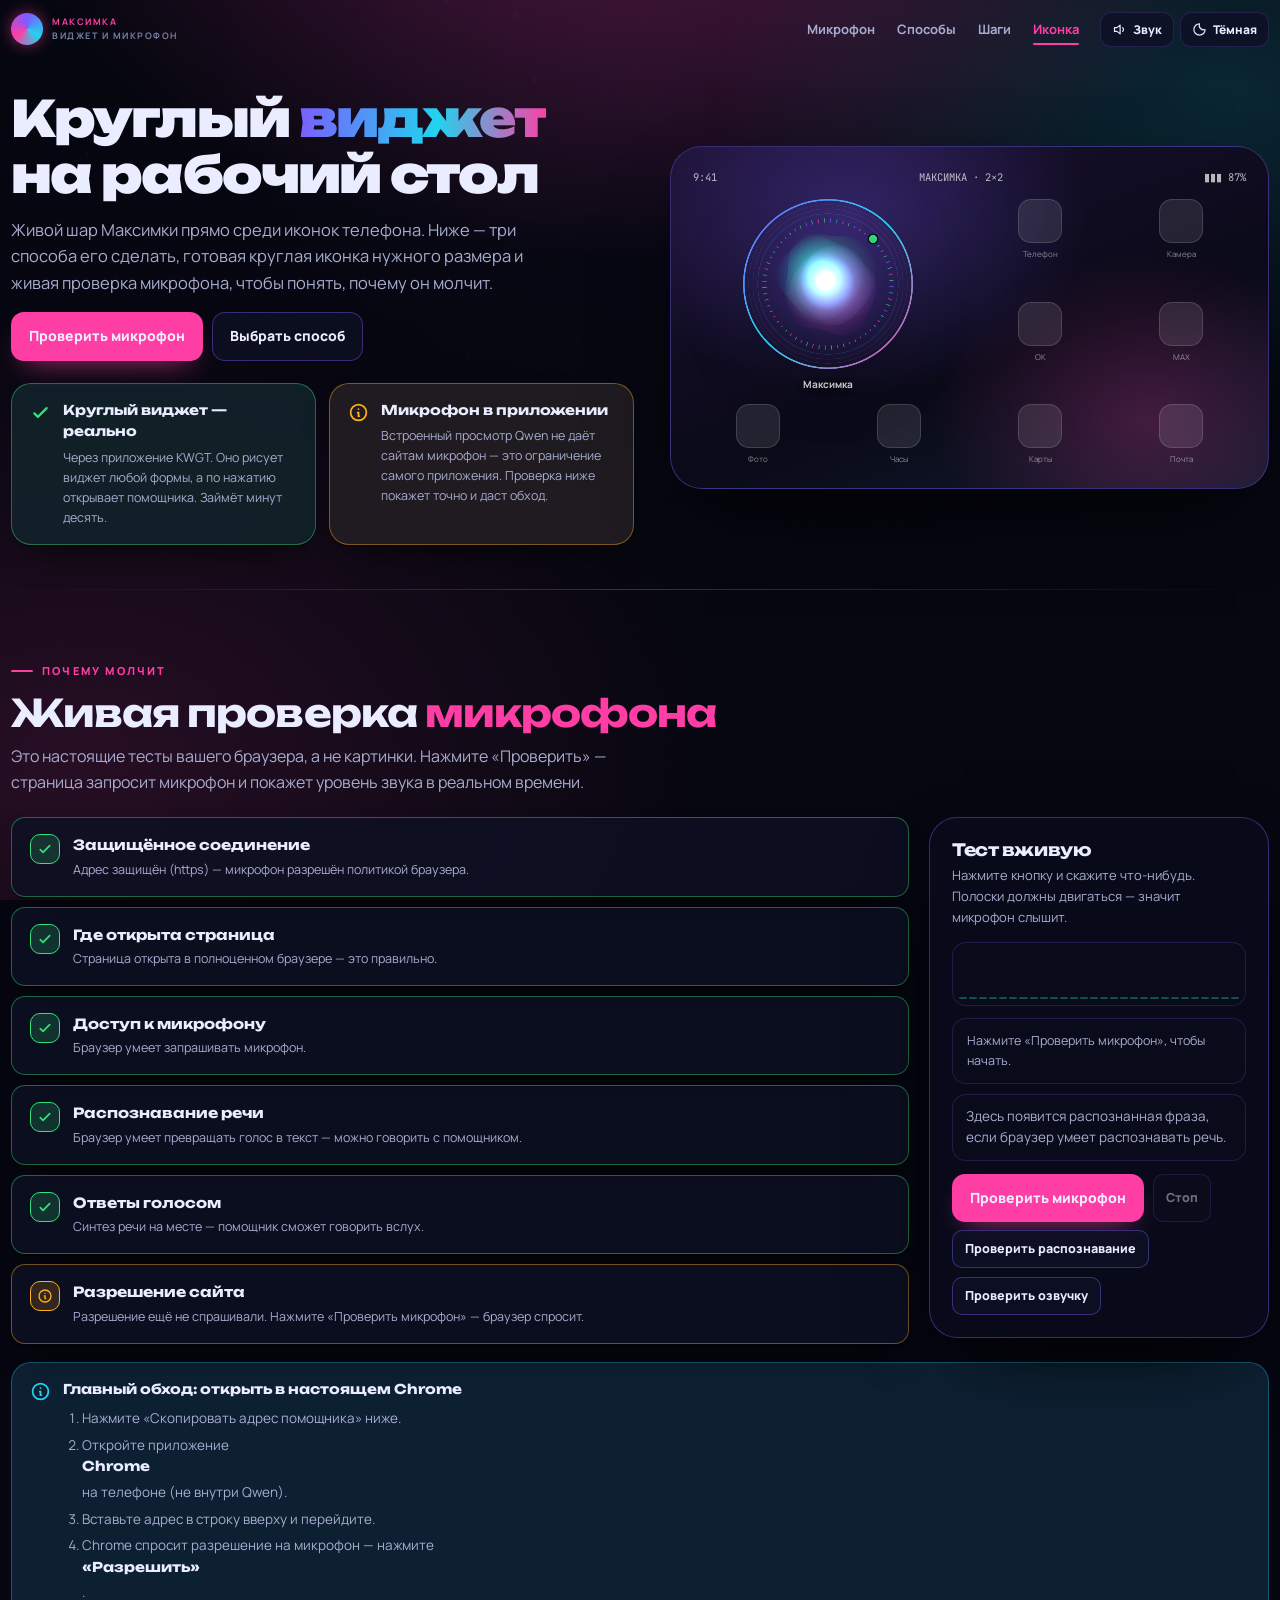
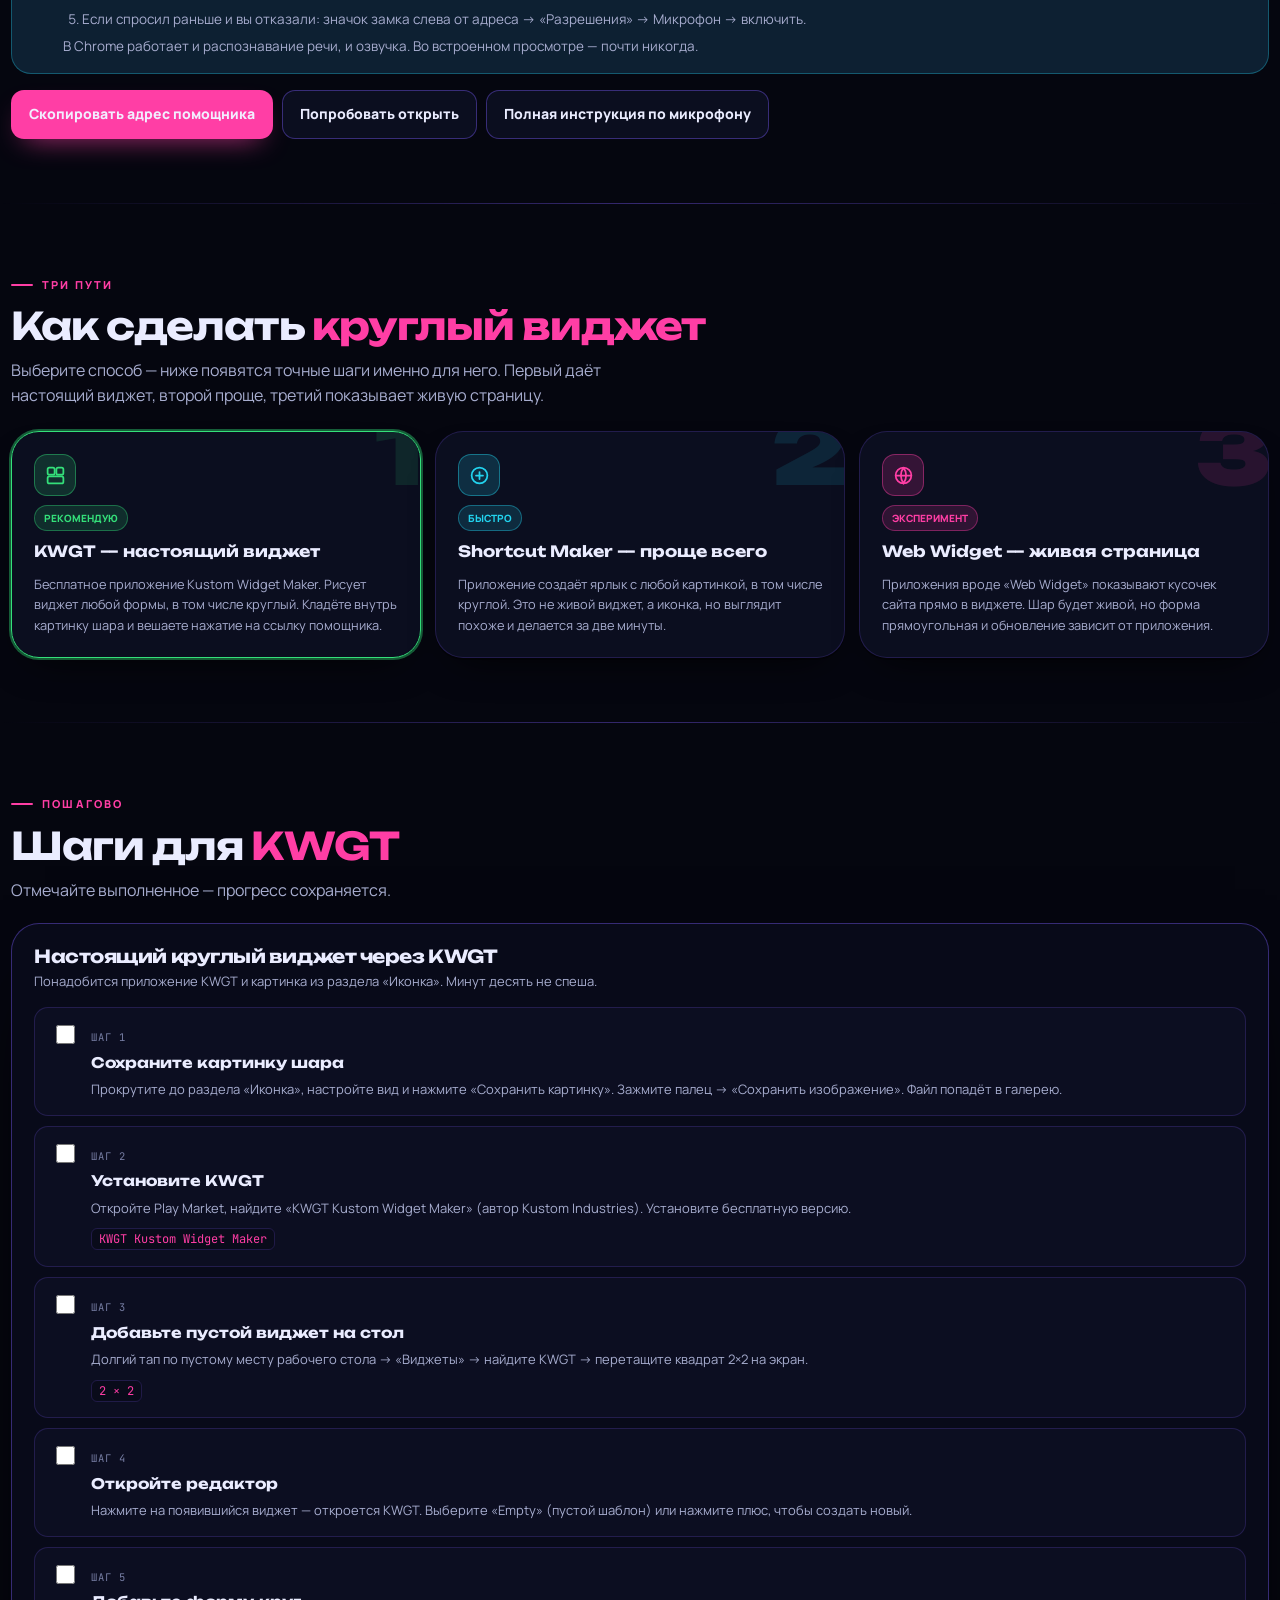
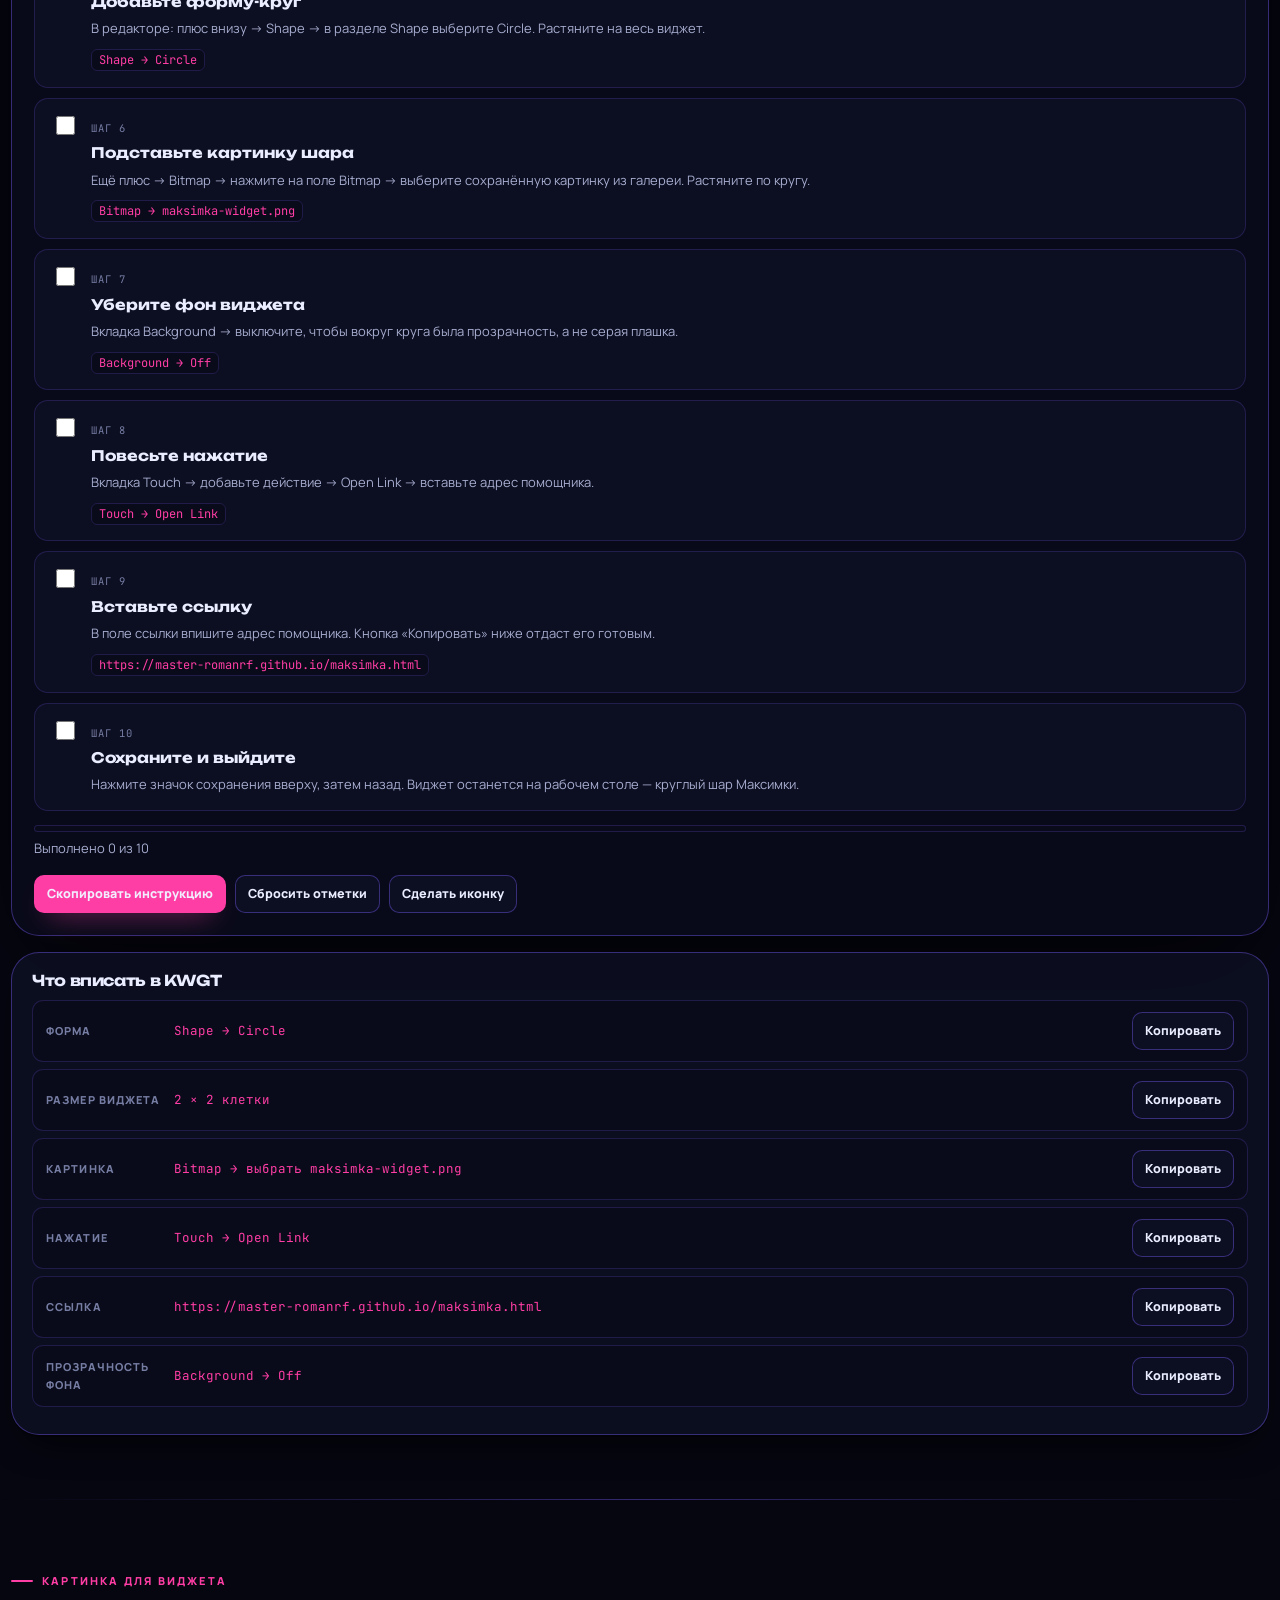
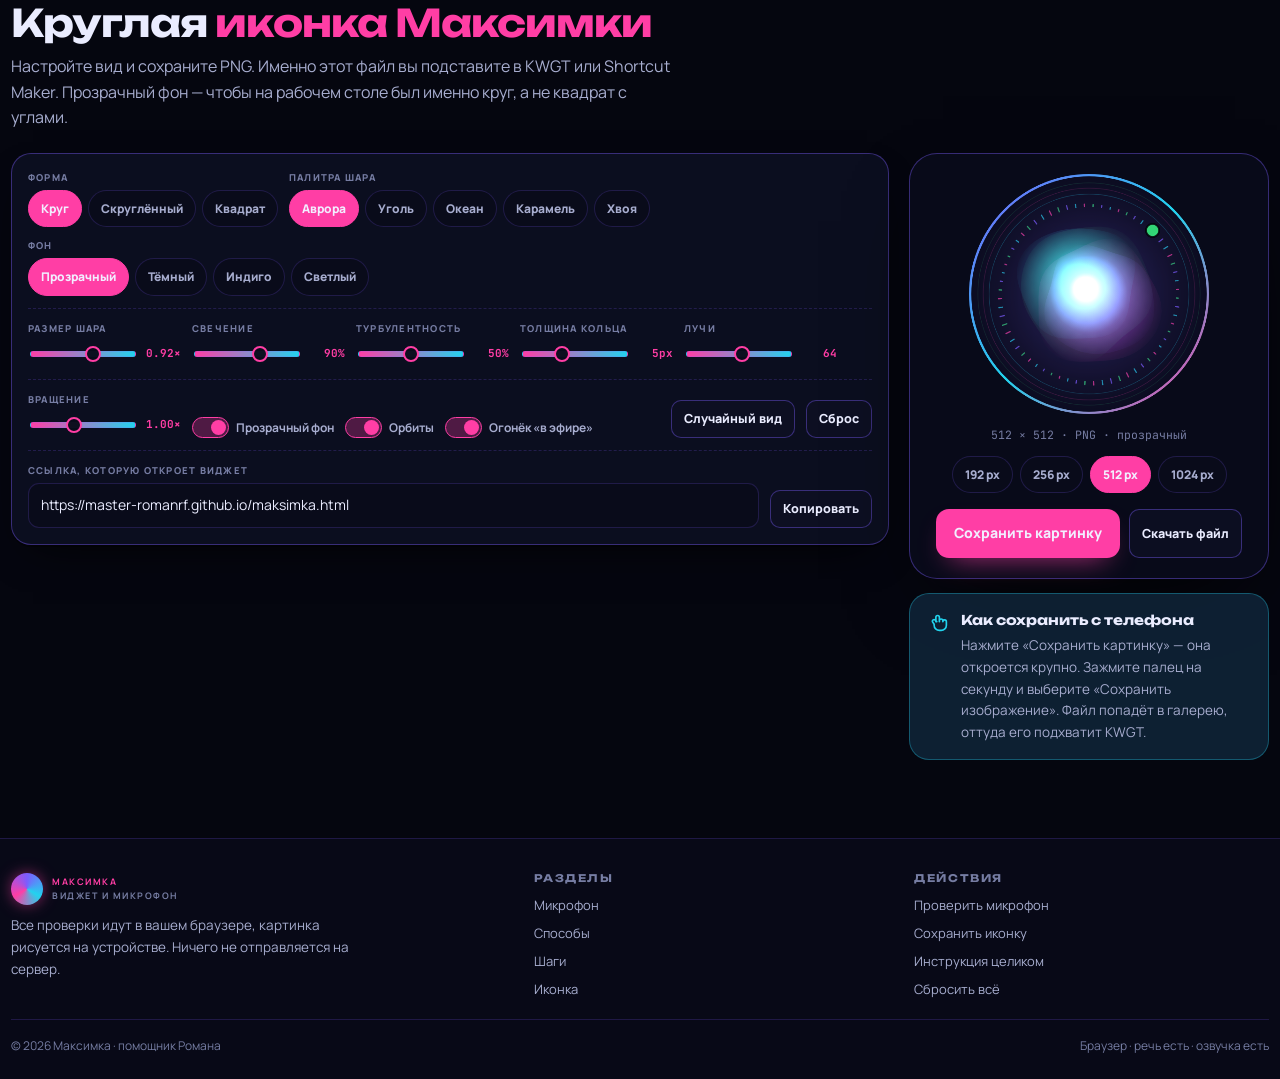
<file: widget.html>
<!doctype html>
<html lang="ru" data-theme="dark">
<head>
<meta charset="utf-8">
<meta name="viewport" content="width=device-width,initial-scale=1,viewport-fit=cover">
<title>Круглый виджет Максимки · и починка микрофона</title>
<meta name="description" content="Круглый виджет голосового помощника на рабочий стол Android: генератор иконки, точные шаги для KWGT и Shortcut Maker, живая диагностика микрофона.">
<meta name="theme-color" content="#05060f">
<meta name="mobile-web-app-capable" content="yes">
<meta name="apple-mobile-web-app-capable" content="yes">
<link rel="icon" href="data:image/svg+xml,%3Csvg xmlns='http://www.w3.org/2000/svg' viewBox='0 0 32 32'%3E%3Ccircle cx='16' cy='16' r='15' fill='%2305060f'/%3E%3Ccircle cx='16' cy='16' r='10' fill='%237c5cff'/%3E%3Ccircle cx='13' cy='13' r='4.6' fill='%2322d3ee'/%3E%3Ccircle cx='19.5' cy='19' r='4.2' fill='%23ff3ea5'/%3E%3C/svg%3E">
<link rel="preconnect" href="https://fonts.googleapis.com"><link rel="preconnect" href="https://fonts.gstatic.com" crossorigin>
<link href="https://fonts.googleapis.com/css2?family=Unbounded:wght@500;700;900&family=Manrope:wght@400;500;600;700;800&family=JetBrains+Mono:wght@400;700&display=swap" rel="stylesheet">
<style>
:root{
--void:#05060f;--deep:#090b1a;--panel:#0e1124;--panel2:#141833;--raise:#1c2145;
--violet:#7c5cff;--cyan:#22d3ee;--magenta:#ff3ea5;--green:#34e07a;--amber:#ffb020;--red:#ff4d5e;--blue:#2f7dff;
--warm:#f5efe6;--cool:#8b93b8;
--bg:var(--void);--bg2:var(--deep);--surface:rgba(14,17,36,.82);--surface2:rgba(9,11,26,.97);--scrim:rgba(3,4,12,.9);
--txt:#eaecff;--txt2:#a7adcf;--txt3:#767da3;--bd:rgba(124,92,255,.2);--bd2:rgba(124,92,255,.4);
--accent:var(--violet);--on:#f2eeff;--ok:var(--green);--warn:var(--amber);--danger:var(--red);--info:var(--cyan);
--nav:60px;--rm:14px;--rl:20px;--rx:28px;
--sh1:0 2px 0 rgba(0,0,0,.4),0 18px 42px -22px #000;--sh2:0 34px 84px -34px #000;
--dsp:'Unbounded','Trebuchet MS',system-ui,sans-serif;--body:'Manrope','Segoe UI',system-ui,sans-serif;--mono:'JetBrains Mono',Consolas,monospace}
[data-theme=light]{--bg:#f5efe6;--bg2:#ece5d8;--surface:rgba(255,253,249,.9);--surface2:#fffdf9;--scrim:rgba(26,20,12,.8);
--txt:#12142c;--txt2:#414766;--txt3:#6e7492;--bd:rgba(60,40,140,.16);--bd2:rgba(60,40,140,.3);
--violet:#5b34d6;--cyan:#067f96;--magenta:#c2168a;--green:#12793f;--amber:#a86400;--red:#c31f36;--blue:#1257d6;--on:#fffdf9;
--sh1:0 2px 0 rgba(120,100,70,.16),0 16px 34px -24px rgba(60,45,25,.5);--sh2:0 28px 68px -34px rgba(60,45,25,.55)}
body[data-zone=violet]{--accent:var(--violet)}body[data-zone=cyan]{--accent:var(--cyan)}
body[data-zone=green]{--accent:var(--green)}body[data-zone=amber]{--accent:var(--amber)}body[data-zone=magenta]{--accent:var(--magenta)}
[data-theme=dark] body[data-zone=green]{--on:#04170c}[data-theme=dark] body[data-zone=cyan]{--on:#03161c}
[data-theme=dark] body[data-zone=amber]{--on:#1a1000}
*{box-sizing:border-box}html{-webkit-text-size-adjust:100%}
body{margin:0;background:var(--bg);color:var(--txt);font-family:var(--body);font-size:16px;line-height:1.6;overflow-x:hidden;transition:background .5s,color .35s;scrollbar-color:var(--accent) var(--bg2);scrollbar-width:thin}
body.lock{overflow:hidden}
::selection{background:var(--accent);color:var(--on)}
::-webkit-scrollbar{width:11px;height:11px}::-webkit-scrollbar-track{background:var(--bg2);border-left:1px solid var(--bd)}
::-webkit-scrollbar-thumb{background:linear-gradient(180deg,var(--accent),var(--cyan));border:3px solid var(--bg2);border-radius:99px}
::-webkit-scrollbar-thumb:hover{background:linear-gradient(180deg,var(--magenta),var(--accent))}
h1,h2,h3,h4{font-family:var(--dsp);margin:0;line-height:1.12;letter-spacing:-.025em}p{margin:0}a{color:inherit}button{font:inherit;color:inherit}
:focus-visible{outline:3px solid var(--accent);outline-offset:3px;border-radius:6px}
.skip{position:absolute;left:-9999px;top:0;z-index:300;background:var(--accent);color:var(--on);padding:12px 18px;font-weight:800}.skip:focus{left:0}
#bg{position:fixed;inset:0;width:100%;height:100%;z-index:0;pointer-events:none}
.veil{position:fixed;inset:0;z-index:1;pointer-events:none;transition:background 1s;background:
radial-gradient(1000px 620px at 50% -14%,color-mix(in srgb,var(--accent) 28%,transparent),transparent 62%),
radial-gradient(860px 520px at 96% 10%,color-mix(in srgb,var(--cyan) 15%,transparent),transparent 60%),
radial-gradient(1050px 720px at 6% 84%,color-mix(in srgb,var(--magenta) 13%,transparent),transparent 62%),
linear-gradient(180deg,color-mix(in srgb,var(--bg) 80%,transparent),var(--bg) 76%)}
.grain{position:fixed;inset:0;z-index:2;pointer-events:none;opacity:.3;mix-blend-mode:overlay;background-image:url("data:image/svg+xml,%3Csvg xmlns='http://www.w3.org/2000/svg' width='160' height='160'%3E%3Cfilter id='n'%3E%3CfeTurbulence type='fractalNoise' baseFrequency='.9' numOctaves='3'/%3E%3C/filter%3E%3Crect width='160' height='160' filter='url(%23n)' opacity='.5'/%3E%3C/svg%3E")}
[data-theme=light] .grain{opacity:.15;mix-blend-mode:multiply}
.shell{position:relative;z-index:3}
.nav{position:fixed;inset:0 0 auto;height:var(--nav);z-index:60;display:flex;align-items:center;border-bottom:1px solid transparent;transition:.35s}
.nav.stuck{background:color-mix(in srgb,var(--bg) 90%,transparent);backdrop-filter:blur(18px) saturate(150%);-webkit-backdrop-filter:blur(18px);border-bottom-color:var(--bd);box-shadow:0 14px 36px -30px #000}
.nav-in{width:min(1280px,100% - 22px);margin-inline:auto;display:flex;align-items:center;gap:11px}
.logo{display:flex;align-items:center;gap:9px;text-decoration:none;font-family:var(--dsp);font-weight:900;font-size:13.5px;white-space:nowrap}
.lmark{width:32px;height:32px;border-radius:50%;flex:0 0 auto;background:conic-gradient(from 0deg,var(--violet),var(--cyan),var(--magenta),var(--violet));box-shadow:0 0 18px -4px var(--accent);animation:spin 9s linear infinite}
@keyframes spin{to{transform:rotate(360deg)}}
.logo b{color:var(--accent);transition:color .4s}.logo span{display:block;font-family:var(--body);font-size:9px;letter-spacing:.17em;text-transform:uppercase;color:var(--txt3);font-weight:700}
.nlinks{display:flex;gap:2px;margin-left:auto}
.nlinks a{text-decoration:none;font-size:13px;font-weight:700;padding:8px 10px;border-radius:9px;color:var(--txt2);transition:.2s;position:relative}
.nlinks a:hover{color:var(--txt);background:color-mix(in srgb,var(--accent) 14%,transparent)}
.nlinks a.active{color:var(--accent)}
.nlinks a.active::after{content:"";position:absolute;left:10px;right:10px;bottom:3px;height:2px;background:var(--accent);border-radius:2px}
.ntools{display:flex;gap:6px;align-items:center}
.ibtn{display:inline-flex;align-items:center;gap:6px;height:35px;padding:0 11px;border-radius:11px;cursor:pointer;background:var(--surface);border:1px solid var(--bd);font-size:12px;font-weight:800;transition:.2s;white-space:nowrap}
.ibtn:hover{border-color:var(--accent);transform:translateY(-1px)}.ibtn svg{width:15px;height:15px}
.ibtn.muted{color:var(--danger);border-color:color-mix(in srgb,var(--danger) 44%,transparent);background:color-mix(in srgb,var(--danger) 10%,transparent)}
.burger{display:none;width:37px;padding:0;justify-content:center}
.burger i{display:block;width:17px;height:2px;background:var(--txt);border-radius:2px;position:relative;transition:.25s}
.burger i::before,.burger i::after{content:"";position:absolute;left:0;width:17px;height:2px;background:var(--txt);border-radius:2px;transition:.25s}
.burger i::before{top:-6px}.burger i::after{top:6px}
.nav.open .burger i{background:transparent}.nav.open .burger i::before{transform:translateY(6px) rotate(45deg)}.nav.open .burger i::after{transform:translateY(-6px) rotate(-45deg)}
#prog{position:absolute;left:0;bottom:-1px;height:2px;width:100%;transform:scaleX(0);transform-origin:0 50%;background:linear-gradient(90deg,var(--violet),var(--cyan),var(--green),var(--amber),var(--magenta))}
.wrap{width:min(1280px,100% - 22px);margin-inline:auto}
section{scroll-margin-top:calc(var(--nav) + 12px);position:relative}.pad{padding:64px 0}
.eyebrow{display:inline-flex;align-items:center;gap:9px;font-size:11px;font-weight:800;letter-spacing:.2em;text-transform:uppercase;color:var(--accent);margin-bottom:12px}
.eyebrow::before{content:"";width:22px;height:2px;background:currentColor;border-radius:2px}
.h2{font-size:clamp(24px,3.7vw,38px)}.h2 em{font-style:normal;color:var(--accent)}
.sub{color:var(--txt2);max-width:66ch;margin-top:10px}
.rule{height:1px;background:linear-gradient(90deg,transparent,var(--bd2),transparent)}
.muted{color:var(--txt2)}.small{font-size:13.5px}.tiny{font-size:12px}.mono{font-family:var(--mono)}
.rv{opacity:0;transform:translateY(20px);transition:opacity .65s cubic-bezier(.2,.7,.2,1) var(--d,0ms),transform .65s cubic-bezier(.2,.7,.2,1) var(--d,0ms)}.rv.shown{opacity:1;transform:none}
.btn{display:inline-flex;align-items:center;justify-content:center;gap:8px;padding:12px 17px;border-radius:13px;font-weight:800;font-size:14px;text-decoration:none;cursor:pointer;border:1px solid transparent;transition:.2s;position:relative;overflow:hidden}
.btn svg{width:16px;height:16px;flex:0 0 auto}
.btn.p{background:linear-gradient(135deg,var(--accent),color-mix(in srgb,var(--accent) 45%,var(--magenta)));color:var(--on);box-shadow:0 12px 28px -14px color-mix(in srgb,var(--accent) 80%,transparent)}
.btn.p:hover{transform:translateY(-2px)}
.btn.p::after{content:"";position:absolute;inset:0;background:linear-gradient(110deg,transparent 22%,rgba(255,255,255,.3),transparent 78%);transform:translateX(-120%)}
.btn.p:hover::after{transform:translateX(120%);transition:transform .7s}
.btn.g{background:var(--surface);border-color:var(--bd2);color:var(--txt)}
.btn.g:hover{border-color:var(--accent);color:var(--accent);transform:translateY(-2px)}
.btn.ok{background:color-mix(in srgb,var(--ok) 15%,transparent);border-color:color-mix(in srgb,var(--ok) 44%,transparent);color:var(--ok)}
.btn.dg{background:color-mix(in srgb,var(--danger) 12%,transparent);border-color:color-mix(in srgb,var(--danger) 40%,transparent);color:var(--danger)}
.btn.t{padding:8px 12px;font-size:12.5px;border-radius:10px}
.btn:disabled{opacity:.45;cursor:not-allowed;transform:none!important}
.brow{display:flex;flex-wrap:wrap;gap:9px;margin-top:16px}
/* HERO */
.hero{padding:calc(var(--nav) + 30px) 0 44px}
.hgrid{display:grid;grid-template-columns:1.02fr .98fr;gap:36px;align-items:center}
h1{font-size:clamp(27px,4.5vw,50px);font-weight:900;letter-spacing:-.038em}
h1 .g{background:linear-gradient(94deg,var(--violet),var(--cyan) 56%,var(--magenta));-webkit-background-clip:text;background-clip:text;color:transparent}
.hlead{margin-top:15px;font-size:16.5px;color:var(--txt2);max-width:56ch}
.desk{position:relative;padding:22px;border-radius:32px;background:linear-gradient(160deg,#1a1030,#0a0a18 60%,#101a2c);border:1px solid var(--bd2);box-shadow:var(--sh2);overflow:hidden}
.desk::before{content:"";position:absolute;inset:0;background:radial-gradient(400px 300px at 30% 20%,rgba(124,92,255,.3),transparent 60%),radial-gradient(360px 280px at 80% 80%,rgba(255,62,165,.22),transparent 60%);pointer-events:none}
.deskbar{display:flex;justify-content:space-between;align-items:center;font-size:10.5px;color:rgba(255,255,255,.7);font-family:var(--mono);margin-bottom:14px;position:relative}
.deskgrid{display:grid;grid-template-columns:repeat(4,1fr);gap:12px;position:relative;align-items:start}
.wslot{grid-column:span 2;grid-row:span 2;display:grid;place-items:center;gap:7px}
.wslot canvas{width:100%;max-width:170px;height:auto;aspect-ratio:1;filter:drop-shadow(0 14px 30px rgba(0,0,0,.6))}
.wslot span{font-size:10px;color:rgba(255,255,255,.82);font-weight:700;text-shadow:0 1px 6px rgba(0,0,0,.8)}
.dapp{display:grid;place-items:center;gap:5px}
.dapp i{display:block;width:100%;max-width:44px;aspect-ratio:1;border-radius:13px;background:rgba(255,255,255,.1);border:1px solid rgba(255,255,255,.14)}
.dapp span{font-size:8px;color:rgba(255,255,255,.5)}
.truth{display:grid;grid-template-columns:1fr 1fr;gap:13px;margin-top:22px}
.tcard{padding:16px 18px;border-radius:var(--rl);border:1px solid var(--bd2);background:var(--surface);box-shadow:var(--sh1);display:flex;gap:12px;align-items:flex-start}
.tcard svg{width:21px;height:21px;flex:0 0 auto;margin-top:2px}
.tcard.yes{border-color:color-mix(in srgb,var(--ok) 42%,transparent);background:color-mix(in srgb,var(--ok) 8%,var(--surface))}
.tcard.yes svg{color:var(--ok)}
.tcard.no{border-color:color-mix(in srgb,var(--warn) 42%,transparent);background:color-mix(in srgb,var(--warn) 8%,var(--surface))}
.tcard.no svg{color:var(--warn)}
.tcard b{display:block;font-family:var(--dsp);font-size:13.5px;margin-bottom:5px}
.tcard p{font-size:12.5px;color:var(--txt2)}
/* MIC DIAG */
.diag{display:grid;grid-template-columns:1fr 340px;gap:20px;margin-top:22px;align-items:start}
.tests{display:grid;gap:10px}
.test{display:flex;gap:13px;align-items:flex-start;padding:16px 18px;border-radius:var(--rm);background:var(--surface);border:1px solid var(--bd);box-shadow:var(--sh1);transition:.25s}
.test .ic{width:30px;height:30px;border-radius:10px;display:grid;place-items:center;flex:0 0 auto;background:var(--bg2);border:1px solid var(--bd2);color:var(--txt3);transition:.25s}
.test .ic svg{width:16px;height:16px}
.test.good{border-color:color-mix(in srgb,var(--ok) 42%,transparent)}
.test.good .ic{background:color-mix(in srgb,var(--ok) 18%,transparent);border-color:var(--ok);color:var(--ok)}
.test.bad{border-color:color-mix(in srgb,var(--danger) 40%,transparent)}
.test.bad .ic{background:color-mix(in srgb,var(--danger) 15%,transparent);border-color:var(--danger);color:var(--danger)}
.test.warn{border-color:color-mix(in srgb,var(--warn) 42%,transparent)}
.test.warn .ic{background:color-mix(in srgb,var(--warn) 16%,transparent);border-color:var(--warn);color:var(--warn)}
.test b{display:block;font-size:14px;font-family:var(--dsp);margin-bottom:3px}
.test p{font-size:12.5px;color:var(--txt2)}
.test .fix{margin-top:8px;font-size:12.5px;padding:9px 11px;border-radius:10px;background:color-mix(in srgb,var(--info) 9%,transparent);border-left:3px solid var(--info);color:var(--txt2)}
.test .fix b{display:inline;font-family:var(--body);font-size:12.5px;color:var(--txt)}
.micbox{padding:22px;border-radius:var(--rx);background:var(--surface2);border:1px solid var(--bd2);box-shadow:var(--sh2);position:sticky;top:calc(var(--nav) + 14px)}
.micbox h3{font-size:17px;margin-bottom:6px}
.micbox>p{font-size:13px;color:var(--txt2);margin-bottom:14px}
.meter{height:64px;border-radius:14px;background:var(--bg2);border:1px solid var(--bd);overflow:hidden;position:relative;display:flex;align-items:flex-end;gap:2px;padding:6px}
.meter i{flex:1;background:linear-gradient(180deg,var(--magenta),var(--cyan),var(--green));border-radius:3px;height:3%;transition:height .07s linear;opacity:.35}
.meter.live i{opacity:1}
.micstat{margin-top:12px;padding:12px 14px;border-radius:var(--rm);font-size:12.5px;background:var(--bg2);border:1px solid var(--bd);color:var(--txt2);min-height:56px;display:flex;align-items:center;gap:9px}
.micstat.ok{background:color-mix(in srgb,var(--ok) 10%,transparent);border-color:color-mix(in srgb,var(--ok) 40%,transparent);color:var(--txt)}
.micstat.err{background:color-mix(in srgb,var(--danger) 10%,transparent);border-color:color-mix(in srgb,var(--danger) 40%,transparent);color:var(--txt)}
.heard{margin-top:10px;padding:11px 13px;border-radius:var(--rm);background:var(--bg2);border:1px solid var(--bd);font-size:13.5px;color:var(--txt2);min-height:44px}
.heard.live{border-color:var(--cyan);background:color-mix(in srgb,var(--cyan) 8%,transparent)}
/* WAYS */
.ways{display:grid;grid-template-columns:repeat(auto-fit,minmax(290px,1fr));gap:14px;margin-top:22px}
.way{padding:22px;border-radius:var(--rx);background:var(--surface);border:1px solid var(--bd);box-shadow:var(--sh1);cursor:pointer;text-align:left;transition:.25s;display:flex;flex-direction:column;gap:9px;position:relative;overflow:hidden}
.way:hover{transform:translateY(-5px);border-color:var(--c)}
.way.on{border-color:var(--c);box-shadow:0 0 0 2px color-mix(in srgb,var(--c) 40%,transparent),var(--sh1)}
.way::before{content:attr(data-n);position:absolute;right:-4px;top:-24px;font-family:var(--dsp);font-size:88px;font-weight:900;color:color-mix(in srgb,var(--c) 12%,transparent);line-height:1}
.wico{width:42px;height:42px;border-radius:13px;display:grid;place-items:center;background:color-mix(in srgb,var(--c) 17%,transparent);border:1px solid color-mix(in srgb,var(--c) 42%,transparent);color:var(--c);position:relative}
.wico svg{width:21px;height:21px}
.way b{font-family:var(--dsp);font-size:15.5px;position:relative}
.way p{font-size:12.8px;color:var(--txt2);flex:1;position:relative}
.wtag{display:inline-flex;gap:6px;align-items:center;font-size:10px;font-weight:800;padding:4px 9px;border-radius:99px;background:color-mix(in srgb,var(--c) 15%,transparent);color:var(--c);border:1px solid color-mix(in srgb,var(--c) 38%,transparent);align-self:flex-start;position:relative}
.steps{margin-top:20px;padding:22px;border-radius:var(--rx);background:var(--surface2);border:1px solid var(--bd2);box-shadow:var(--sh2)}
.steps h3{font-size:18px;margin-bottom:5px}
.steps>p{font-size:13px;color:var(--txt2);margin-bottom:15px}
.slist{display:grid;gap:10px}
.stp{display:flex;gap:13px;padding:15px 17px;border-radius:var(--rm);background:var(--surface);border:1px solid var(--bd);transition:.22s}
.stp.done{border-color:color-mix(in srgb,var(--ok) 44%,transparent);background:color-mix(in srgb,var(--ok) 7%,var(--surface))}
.stp input{width:19px;height:19px;accent-color:var(--ok);flex:0 0 auto;margin-top:2px;cursor:pointer}
.stp .num{font-family:var(--mono);font-size:10.5px;color:var(--txt3);letter-spacing:.1em}
.stp b{display:block;font-size:14.5px;font-family:var(--dsp);margin:3px 0 4px}
.stp p{font-size:13px;color:var(--txt2)}
.stp code{font-family:var(--mono);font-size:12px;color:var(--accent);background:var(--bg2);padding:2px 7px;border-radius:6px;border:1px solid var(--bd);word-break:break-all}
.sprog{height:7px;border-radius:99px;background:var(--bg2);border:1px solid var(--bd);overflow:hidden;margin:14px 0 6px}
.sprog i{display:block;height:100%;width:0;background:linear-gradient(90deg,var(--accent),var(--ok));transition:width .4s}
/* ICON CONFIG */
.igrid{display:grid;grid-template-columns:1fr 360px;gap:20px;margin-top:22px;align-items:start}
.panel{padding:16px;border-radius:var(--rl);background:var(--surface);border:1px solid var(--bd2);box-shadow:var(--sh1)}
.prow{display:flex;gap:11px;flex-wrap:wrap;align-items:flex-end}
.prow+.prow{margin-top:12px;padding-top:12px;border-top:1px dashed var(--bd)}
.fld{display:flex;flex-direction:column;gap:5px;min-width:0}
.fld>label{font-size:9.5px;font-weight:800;letter-spacing:.13em;text-transform:uppercase;color:var(--txt3)}
input[type=text],input[type=url],select{padding:10px 12px;border-radius:11px;background:var(--bg2);border:1px solid var(--bd);color:var(--txt);font:inherit;font-size:14px;transition:.2s;width:100%}
input:focus,select:focus{outline:none;border-color:var(--accent);box-shadow:0 0 0 3px color-mix(in srgb,var(--accent) 20%,transparent)}
select{cursor:pointer;font-weight:700;font-size:13px}
input[type=range]{-webkit-appearance:none;appearance:none;width:106px;height:22px;background:transparent;cursor:pointer}
input[type=range]::-webkit-slider-runnable-track{height:6px;border-radius:99px;background:linear-gradient(90deg,var(--accent),var(--cyan));border:1px solid var(--bd)}
input[type=range]::-webkit-slider-thumb{-webkit-appearance:none;width:16px;height:16px;margin-top:-6px;border-radius:99px;background:var(--surface2);border:2px solid var(--accent)}
input[type=range]::-moz-range-track{height:6px;border-radius:99px;background:linear-gradient(90deg,var(--accent),var(--cyan))}
input[type=range]::-moz-range-thumb{width:14px;height:14px;border-radius:99px;background:var(--surface2);border:2px solid var(--accent)}
.rwrap{display:flex;align-items:center;gap:7px}
.rval{font-family:var(--mono);font-size:11px;font-weight:700;color:var(--accent);min-width:36px;text-align:right}
.chips{display:flex;gap:6px;flex-wrap:wrap}
.chip{padding:8px 12px;border-radius:99px;background:var(--bg2);border:1px solid var(--bd);color:var(--txt2);font-size:12px;font-weight:800;cursor:pointer;transition:.2s;white-space:nowrap}
.chip:hover{border-color:var(--accent);color:var(--txt)}
.chip.on{background:var(--accent);border-color:var(--accent);color:var(--on)}
.sw{width:28px;height:28px;border-radius:9px;border:2px solid var(--bd);cursor:pointer;transition:.2s}
.sw:hover{transform:translateY(-2px)}.sw.on{border-color:var(--txt);box-shadow:0 0 0 3px color-mix(in srgb,var(--accent) 32%,transparent)}
.tgl{display:inline-flex;align-items:center;gap:7px;font-size:12px;font-weight:700;color:var(--txt2);cursor:pointer;user-select:none;white-space:nowrap}
.tgl input{position:absolute;opacity:0;width:0;height:0}
.track{width:37px;height:21px;border-radius:99px;background:var(--bg2);border:1px solid var(--bd2);position:relative;transition:.22s;flex:0 0 auto}
.track::after{content:"";position:absolute;top:2px;left:2px;width:15px;height:15px;border-radius:99px;background:var(--txt3);transition:.22s}
.tgl input:checked+.track{background:color-mix(in srgb,var(--accent) 28%,transparent);border-color:var(--accent)}
.tgl input:checked+.track::after{transform:translateX(16px);background:var(--accent)}
.tgl input:focus-visible+.track{outline:3px solid var(--accent);outline-offset:3px}
.sp{flex:1 1 auto}
.iprev{position:sticky;top:calc(var(--nav) + 14px);display:grid;gap:14px}
.ibox{padding:20px;border-radius:var(--rx);background:var(--surface2);border:1px solid var(--bd2);box-shadow:var(--sh2);display:grid;place-items:center;gap:12px}
.ibox canvas{width:min(240px,60vw);height:auto;aspect-ratio:1}
.ibox .cap{font-size:11.5px;color:var(--txt3);font-family:var(--mono)}
.sizes{display:flex;gap:7px;flex-wrap:wrap;justify-content:center}
.notebox{margin-top:18px;padding:16px 18px;border-radius:var(--rl);display:flex;gap:12px;align-items:flex-start;font-size:13.5px;color:var(--txt2);background:color-mix(in srgb,var(--info) 9%,var(--surface));border:1px solid color-mix(in srgb,var(--info) 32%,transparent)}
.notebox svg{width:21px;height:21px;color:var(--info);flex:0 0 auto;margin-top:2px}
.notebox b{color:var(--txt);display:block;margin-bottom:4px;font-family:var(--dsp);font-size:13.5px}
.notebox.warn{background:color-mix(in srgb,var(--warn) 9%,var(--surface));border-color:color-mix(in srgb,var(--warn) 32%,transparent)}
.notebox.warn svg{color:var(--warn)}
.notebox ol{margin:8px 0 0;padding-left:19px}.notebox li{margin-bottom:5px}
.kw{padding:20px;border-radius:var(--rx);background:var(--surface);border:1px solid var(--bd2);box-shadow:var(--sh1);margin-top:16px}
.kw h4{font-size:15px;margin-bottom:10px;font-family:var(--dsp)}
.kwrow{display:flex;gap:10px;align-items:center;padding:11px 13px;border-radius:11px;background:var(--bg2);border:1px solid var(--bd);margin-bottom:7px;flex-wrap:wrap}
.kwrow .k{font-size:11px;font-weight:800;letter-spacing:.1em;text-transform:uppercase;color:var(--txt3);flex:0 0 118px}
.kwrow .v{font-family:var(--mono);font-size:12.5px;color:var(--accent);flex:1 1 130px;word-break:break-all}
footer{border-top:1px solid var(--bd);background:color-mix(in srgb,var(--bg2) 80%,transparent);padding:34px 0 24px;margin-top:14px}
.fgrid{display:grid;grid-template-columns:1.4fr 1fr 1fr;gap:26px}
.fgrid h4{font-size:10.5px;letter-spacing:.15em;text-transform:uppercase;color:var(--txt3);margin-bottom:10px}
.fl{display:grid;gap:7px}.fl button{font-size:13px;color:var(--txt2);background:none;border:0;padding:0;text-align:left;cursor:pointer;font-family:inherit;transition:.2s}
.fl button:hover{color:var(--accent)}
.cbar{display:flex;justify-content:space-between;gap:14px;flex-wrap:wrap;margin-top:20px;padding-top:16px;border-top:1px solid var(--bd);font-size:12px;color:var(--txt3)}
#ov{position:fixed;inset:0;z-index:140;display:flex;flex-direction:column;background:var(--scrim);backdrop-filter:blur(10px);opacity:0;transition:opacity .28s}
#ov.in{opacity:1}
.ovbar{display:flex;align-items:center;gap:11px;padding:13px 16px;border-bottom:1px solid var(--bd2);background:var(--surface2);flex:0 0 auto}
.ovbar b{font-family:var(--dsp);font-size:14px;flex:1 1 auto;min-width:0}
.x{width:37px;height:37px;border-radius:11px;display:grid;place-items:center;background:var(--bg2);border:1px solid var(--bd);cursor:pointer;transition:.2s;flex:0 0 auto}
.x:hover{border-color:var(--danger);color:var(--danger);transform:rotate(90deg)}
.ovbody{flex:1;overflow:auto;padding:18px 16px 26px;display:flex;flex-direction:column;align-items:center;gap:13px;scrollbar-color:var(--accent) transparent}
#ovTa{width:100%;max-width:760px;min-height:300px;padding:15px;border-radius:16px;background:var(--surface2);border:1px solid var(--bd2);color:var(--txt);font-family:var(--mono);font-size:12px;line-height:1.6;resize:vertical}
#ovImg{width:100%;max-width:340px;border-radius:20px;border:1px solid var(--bd2);background:var(--bg2)}
.ovacts{display:flex;gap:9px;flex-wrap:wrap;justify-content:center;width:100%;max-width:760px}
.ovacts .btn{flex:1 1 150px}
#toasts{position:fixed;left:14px;right:14px;bottom:14px;z-index:160;display:grid;gap:8px;justify-items:center;pointer-events:none}
.toast{display:flex;align-items:center;gap:10px;padding:12px 15px;border-radius:13px;font-size:13px;font-weight:700;background:var(--surface2);border:1px solid var(--bd2);box-shadow:var(--sh2);opacity:0;transform:translateY(12px);transition:.3s cubic-bezier(.2,.8,.2,1);max-width:520px;pointer-events:auto}
.toast.in{opacity:1;transform:none}
.tdot{width:8px;height:8px;border-radius:99px;background:var(--ok);flex:0 0 auto;box-shadow:0 0 0 4px color-mix(in srgb,var(--ok) 20%,transparent)}
.tact{padding:6px 11px;border-radius:9px;background:var(--accent);color:var(--on);border:0;font-size:12px;font-weight:800;cursor:pointer;white-space:nowrap}
@media(max-width:1080px){.hgrid,.diag,.igrid{grid-template-columns:1fr}.desk{order:-1}.micbox,.iprev{position:static}.truth{grid-template-columns:1fr}.fgrid{grid-template-columns:1fr 1fr}}
@media(max-width:860px){.nlinks{position:fixed;top:var(--nav);left:0;right:0;flex-direction:column;gap:2px;padding:12px 14px 18px;background:color-mix(in srgb,var(--bg) 98%,transparent);backdrop-filter:blur(18px);border-bottom:1px solid var(--bd);transform:translateY(-130%);transition:transform .32s cubic-bezier(.2,.8,.2,1);max-height:calc(100vh - var(--nav));overflow:auto}
.nav.open .nlinks{transform:none}.nlinks a{padding:12px 13px;font-size:15px}.burger{display:inline-flex}.ntools .tl{display:none}.pad{padding:46px 0}.fgrid{grid-template-columns:1fr}}
@media(max-width:520px){.ways{grid-template-columns:1fr}.btn{width:100%}.brow .btn,.ovacts .btn,.sizes .btn{width:auto}.sizes .btn{flex:1 1 44%}input[type=range]{width:92px}.kwrow .k{flex:1 1 100%}}
@media(prefers-reduced-motion:reduce){*,*::before,*::after{animation-duration:.001ms!important;transition-duration:.001ms!important}.rv{opacity:1;transform:none}}
</style>
</head>
<body data-zone="violet">
<a class="skip" href="#mic">Перейти к проверке микрофона</a>
<canvas id="bg" aria-hidden="true"></canvas><div class="veil" aria-hidden="true"></div><div class="grain" aria-hidden="true"></div>
<div class="shell">
<header class="nav" id="nav"><div class="nav-in">
  <a class="logo" href="#top"><span class="lmark" aria-hidden="true"></span><span><b>Максимка</b><span>виджет и микрофон</span></span></a>
  <nav class="nlinks" id="nlinks" aria-label="Разделы">
    <a href="#mic">Микрофон</a><a href="#ways">Способы</a><a href="#steps">Шаги</a><a href="#icon">Иконка</a>
  </nav>
  <div class="ntools">
    <button type="button" class="ibtn" id="soundBtn" aria-pressed="true"><svg viewBox="0 0 24 24" fill="none"><path d="M4 9v6h4l5 4V5L8 9Z" stroke="currentColor" stroke-width="1.9" stroke-linejoin="round"/><path d="M17 9a4 4 0 0 1 0 6" stroke="currentColor" stroke-width="1.9" stroke-linecap="round"/></svg><span class="tl">Звук</span></button>
    <button type="button" class="ibtn js-theme" aria-pressed="false"><svg viewBox="0 0 24 24" fill="none"><path d="M12 3a9 9 0 1 0 9 9 7 7 0 0 1-9-9Z" stroke="currentColor" stroke-width="1.8" stroke-linejoin="round"/></svg><span class="tl">Тёмная</span></button>
    <button type="button" class="ibtn burger" id="burger" aria-expanded="false" aria-controls="nlinks" aria-label="Меню"><i></i></button>
  </div>
</div><div id="prog"></div></header>

<main id="top">
<section class="hero" data-accent="violet"><div class="wrap hgrid">
  <div>
    <h1 class="rv">Круглый <span class="g">виджет</span> на рабочий стол</h1>
    <p class="hlead rv">Живой шар Максимки прямо среди иконок телефона. Ниже — три способа его сделать, готовая круглая иконка нужного размера и живая проверка микрофона, чтобы понять, почему он молчит.</p>
    <div class="brow rv"><a class="btn p" href="#mic">Проверить микрофон</a><a class="btn g" href="#ways">Выбрать способ</a></div>
    <div class="truth">
      <div class="tcard yes rv"><svg viewBox="0 0 24 24" fill="none"><path d="m5 13 4 4L19 7" stroke="currentColor" stroke-width="2.6" stroke-linecap="round" stroke-linejoin="round"/></svg>
        <div><b>Круглый виджет — реально</b><p>Через приложение KWGT. Оно рисует виджет любой формы, а по нажатию открывает помощника. Займёт минут десять.</p></div></div>
      <div class="tcard no rv"><svg viewBox="0 0 24 24" fill="none"><circle cx="12" cy="12" r="9" stroke="currentColor" stroke-width="2"/><path d="M12 8h.01M11 12h1v4h1" stroke="currentColor" stroke-width="2" stroke-linecap="round"/></svg>
        <div><b>Микрофон в приложении</b><p>Встроенный просмотр Qwen не даёт сайтам микрофон — это ограничение самого приложения. Проверка ниже покажет точно и даст обход.</p></div></div>
    </div>
  </div>
  <div class="desk rv">
    <div class="deskbar"><span>9:41</span><span>МАКСИМКА · 2×2</span><span>▮▮▮ 87%</span></div>
    <div class="deskgrid">
      <div class="wslot"><canvas id="widgetCv" width="440" height="440" role="img" aria-label="Круглый виджет Максимки"></canvas><span>Максимка</span></div>
      <div class="dapp"><i></i><span>Телефон</span></div>
      <div class="dapp"><i></i><span>Камера</span></div>
      <div class="dapp"><i></i><span>ОК</span></div>
      <div class="dapp"><i></i><span>MAX</span></div>
      <div class="dapp"><i></i><span>Фото</span></div>
      <div class="dapp"><i></i><span>Часы</span></div>
      <div class="dapp"><i></i><span>Карты</span></div>
      <div class="dapp"><i></i><span>Почта</span></div>
    </div>
  </div>
</div></section>

<div class="rule"></div>

<section id="mic" class="pad" data-accent="cyan"><div class="wrap">
  <span class="eyebrow rv">Почему молчит</span>
  <h2 class="h2 rv">Живая проверка <em>микрофона</em></h2>
  <p class="sub rv">Это настоящие тесты вашего браузера, а не картинки. Нажмите «Проверить» — страница запросит микрофон и покажет уровень звука в реальном времени.</p>
  <div class="diag">
    <div class="tests" id="tests"></div>
    <aside class="micbox rv">
      <h3>Тест вживую</h3>
      <p>Нажмите кнопку и скажите что-нибудь. Полоски должны двигаться — значит микрофон слышит.</p>
      <div class="meter" id="meter"></div>
      <div class="micstat" id="micStat"><span>Нажмите «Проверить микрофон», чтобы начать.</span></div>
      <div class="heard" id="heardBox">Здесь появится распознанная фраза, если браузер умеет распознавать речь.</div>
      <div class="brow" style="margin-top:13px"><button type="button" class="btn p" id="micTest">Проверить микрофон</button><button type="button" class="btn g t" id="micStop" disabled>Стоп</button></div>
      <div class="brow" style="margin-top:8px"><button type="button" class="btn g t" id="srTest">Проверить распознавание</button><button type="button" class="btn g t" id="ttsTest">Проверить озвучку</button></div>
    </aside>
  </div>
  <div class="notebox rv"><svg viewBox="0 0 24 24" fill="none"><circle cx="12" cy="12" r="9" stroke="currentColor" stroke-width="2"/><path d="M12 8h.01M11 12h1v4h1" stroke="currentColor" stroke-width="2" stroke-linecap="round"/></svg>
    <div><b>Главный обход: открыть в настоящем Chrome</b>
      <ol><li>Нажмите «Скопировать адрес помощника» ниже.</li>
      <li>Откройте приложение <b>Chrome</b> на телефоне (не внутри Qwen).</li>
      <li>Вставьте адрес в строку вверху и перейдите.</li>
      <li>Chrome спросит разрешение на микрофон — нажмите <b>«Разрешить»</b>.</li>
      <li>Если спросил раньше и вы отказали: значок замка слева от адреса → «Разрешения» → Микрофон → включить.</li></ol>
      В Chrome работает и распознавание речи, и озвучка. Во встроенном просмотре — почти никогда.</div></div>
  <div class="brow rv"><button type="button" class="btn p" id="copyHelper">Скопировать адрес помощника</button><button type="button" class="btn g" id="openHelper">Попробовать открыть</button><button type="button" class="btn g" id="micGuide">Полная инструкция по микрофону</button></div>
</div></section>

<div class="rule"></div>

<section id="ways" class="pad" data-accent="green"><div class="wrap">
  <span class="eyebrow rv">Три пути</span>
  <h2 class="h2 rv">Как сделать <em>круглый виджет</em></h2>
  <p class="sub rv">Выберите способ — ниже появятся точные шаги именно для него. Первый даёт настоящий виджет, второй проще, третий показывает живую страницу.</p>
  <div class="ways" id="wayGrid"></div>
</div></section>

<div class="rule"></div>

<section id="steps" class="pad" data-accent="amber"><div class="wrap">
  <span class="eyebrow rv">Пошагово</span>
  <h2 class="h2 rv" id="stepsTitle">Шаги для <em>KWGT</em></h2>
  <p class="sub" id="stepsSub">Отмечайте выполненное — прогресс сохраняется.</p>
  <div class="steps rv">
    <h3 id="stepsHead">Настоящий круглый виджет</h3>
    <p id="stepsLead">Понадобится приложение KWGT и картинка, которую вы сделаете в разделе «Иконка».</p>
    <div class="slist" id="stepList"></div>
    <div class="sprog"><i id="stepProg"></i></div>
    <p class="tiny muted" id="stepText">Выполнено 0 из 0</p>
    <div class="brow"><button type="button" class="btn p t" id="stepsCopy">Скопировать инструкцию</button><button type="button" class="btn g t" id="stepsReset">Сбросить отметки</button><a class="btn g t" href="#icon">Сделать иконку</a></div>
  </div>
  <div class="kw rv" id="kwBox">
    <h4>Что вписать в KWGT</h4>
    <div class="kwrow"><span class="k">Форма</span><span class="v">Shape → Circle</span><button type="button" class="btn g t js-cp" data-v="Shape → Circle">Копировать</button></div>
    <div class="kwrow"><span class="k">Размер виджета</span><span class="v">2 × 2 клетки</span><button type="button" class="btn g t js-cp" data-v="2 × 2 клетки">Копировать</button></div>
    <div class="kwrow"><span class="k">Картинка</span><span class="v">Bitmap → выбрать maksimka-widget.png</span><button type="button" class="btn g t js-cp" data-v="Bitmap → maksimka-widget.png">Копировать</button></div>
    <div class="kwrow"><span class="k">Нажатие</span><span class="v">Touch → Open Link</span><button type="button" class="btn g t js-cp" data-v="Touch → Open Link">Копировать</button></div>
    <div class="kwrow"><span class="k">Ссылка</span><span class="v" id="kwUrl"></span><button type="button" class="btn g t" id="kwCopyUrl">Копировать</button></div>
    <div class="kwrow"><span class="k">Прозрачность фона</span><span class="v">Background → Off</span><button type="button" class="btn g t js-cp" data-v="Background → Off">Копировать</button></div>
  </div>
</div></section>

<div class="rule"></div>

<section id="icon" class="pad" data-accent="magenta"><div class="wrap">
  <span class="eyebrow rv">Картинка для виджета</span>
  <h2 class="h2 rv">Круглая <em>иконка Максимки</em></h2>
  <p class="sub rv">Настройте вид и сохраните PNG. Именно этот файл вы подставите в KWGT или Shortcut Maker. Прозрачный фон — чтобы на рабочем столе был именно круг, а не квадрат с углами.</p>
  <div class="igrid">
    <div class="panel rv" role="region" aria-label="Настройки иконки">
      <div class="prow">
        <div class="fld"><label>Форма</label><div class="chips" id="shapeChips"></div></div>
        <div class="fld"><label>Палитра шара</label><div class="chips" id="palChips"></div></div>
        <div class="fld"><label>Фон</label><div class="chips" id="bgChips"></div></div>
      </div>
      <div class="prow">
        <div class="fld"><label for="iScale">Размер шара</label><div class="rwrap"><input type="range" id="iScale" min="0.55" max="1.15" step="0.01"><span class="rval" id="iScaleV"></span></div></div>
        <div class="fld"><label for="iGlow">Свечение</label><div class="rwrap"><input type="range" id="iGlow" min="0" max="1.4" step="0.02"><span class="rval" id="iGlowV"></span></div></div>
        <div class="fld"><label for="iTurb">Турбулентность</label><div class="rwrap"><input type="range" id="iTurb" min="0" max="1" step="0.02"><span class="rval" id="iTurbV"></span></div></div>
        <div class="fld"><label for="iRing">Толщина кольца</label><div class="rwrap"><input type="range" id="iRing" min="0" max="14" step="0.5"><span class="rval" id="iRingV"></span></div></div>
        <div class="fld"><label for="iBars">Лучи</label><div class="rwrap"><input type="range" id="iBars" min="0" max="120" step="4"><span class="rval" id="iBarsV"></span></div></div>
      </div>
      <div class="prow">
        <div class="fld"><label for="iSpeed">Вращение</label><div class="rwrap"><input type="range" id="iSpeed" min="0" max="2.5" step="0.05"><span class="rval" id="iSpeedV"></span></div></div>
        <label class="tgl"><input type="checkbox" id="iTrans"><span class="track"></span>Прозрачный фон</label>
        <label class="tgl"><input type="checkbox" id="iOrbit"><span class="track"></span>Орбиты</label>
        <label class="tgl"><input type="checkbox" id="iDot"><span class="track"></span>Огонёк «в эфире»</label>
        <span class="sp"></span>
        <button type="button" class="btn g t" id="iRand">Случайный вид</button>
        <button type="button" class="btn g t" id="iReset">Сброс</button>
      </div>
      <div class="prow">
        <div class="fld" style="flex:1 1 260px"><label for="iUrl">Ссылка, которую откроет виджет</label><input id="iUrl" type="url" placeholder="https://master-romanrf.github.io/maksimka.html"></div>
        <button type="button" class="btn g t" id="iCopyUrl">Копировать</button>
      </div>
    </div>
    <aside class="iprev">
      <div class="ibox rv">
        <canvas id="iconCv" width="512" height="512" role="img" aria-label="Иконка виджета"></canvas>
        <span class="cap" id="iconCap">512 × 512 · PNG</span>
        <div class="sizes" id="sizeChips"></div>
        <div class="brow" style="margin-top:4px;justify-content:center"><button type="button" class="btn p" id="iSave">Сохранить картинку</button><button type="button" class="btn g t" id="iDl">Скачать файл</button></div>
      </div>
      <div class="notebox rv" style="margin-top:0"><svg viewBox="0 0 24 24" fill="none"><path d="M9 11V6a2 2 0 1 1 4 0v5m0-1a2 2 0 1 1 4 0v1m0 0a2 2 0 1 1 4 0v4a6 6 0 0 1-6 6h-2a6 6 0 0 1-6-6v-1l-2-3a2 2 0 0 1 3-2l2 2" stroke="currentColor" stroke-width="1.9" stroke-linecap="round" stroke-linejoin="round"/></svg>
        <div><b>Как сохранить с телефона</b>Нажмите «Сохранить картинку» — она откроется крупно. Зажмите палец на секунду и выберите «Сохранить изображение». Файл попадёт в галерею, оттуда его подхватит KWGT.</div></div>
    </aside>
  </div>
</div></section>
</main>

<footer><div class="wrap">
  <div class="fgrid">
    <div><a class="logo" href="#top" style="margin-bottom:10px"><span class="lmark" aria-hidden="true"></span><span><b>Максимка</b><span>виджет и микрофон</span></span></a>
      <p class="small muted" style="max-width:46ch">Все проверки идут в вашем браузере, картинка рисуется на устройстве. Ничего не отправляется на сервер.</p></div>
    <div><h4>Разделы</h4><div class="fl"><button type="button" data-go="#mic">Микрофон</button><button type="button" data-go="#ways">Способы</button><button type="button" data-go="#steps">Шаги</button><button type="button" data-go="#icon">Иконка</button></div></div>
    <div><h4>Действия</h4><div class="fl"><button type="button" id="fMic">Проверить микрофон</button><button type="button" id="fIcon">Сохранить иконку</button><button type="button" id="fGuide">Инструкция целиком</button><button type="button" id="fReset">Сбросить всё</button></div></div>
  </div>
  <div class="cbar"><span>© <span id="yr">2026</span> Максимка · помощник Романа</span><span id="envLine">Проверяю окружение…</span></div>
</div></footer>
</div>

<div id="ov" hidden role="dialog" aria-modal="true" aria-label="Просмотр"><div class="ovbar"><b id="ovTitle">Просмотр</b><button type="button" class="x" id="ovClose" aria-label="Закрыть"><svg viewBox="0 0 24 24" width="16" height="16" fill="none"><path d="m6 6 12 12M18 6 6 18" stroke="currentColor" stroke-width="2.2" stroke-linecap="round"/></svg></button></div><div class="ovbody" id="ovBody"></div></div>
<div id="toasts" aria-live="polite"></div>

<script>
(function(){
"use strict";
var $=function(s,r){return (r||document).querySelector(s)};
var $$=function(s,r){return Array.prototype.slice.call((r||document).querySelectorAll(s))};
var LS={get:function(k,f){try{var v=localStorage.getItem('wv_'+k);return v?JSON.parse(v):f}catch(e){return f}},
set:function(k,v){try{localStorage.setItem('wv_'+k,JSON.stringify(v))}catch(e){}}};
var reduced=matchMedia('(prefers-reduced-motion: reduce)').matches,root=document.documentElement;
var HELPER='https://master-romanrf.github.io/maksimka.html';

var PALS={aurora:{n:'Аврора',h:[[124,92,255],[34,211,238],[255,62,165],[52,224,122]]},
ember:{n:'Уголь',h:[[255,176,32],[255,77,94],[255,62,165],[124,92,255]]},
ocean:{n:'Океан',h:[[47,125,255],[34,211,238],[52,224,122],[124,92,255]]},
candy:{n:'Карамель',h:[[255,62,165],[255,176,32],[124,92,255],[34,211,238]]},
forest:{n:'Хвоя',h:[[52,224,122],[34,211,238],[255,176,32],[47,125,255]]}};
var SHAPES=[{k:'circle',n:'Круг'},{k:'squircle',n:'Скруглённый'},{k:'square',n:'Квадрат'}];
var BGS=[{k:'transparent',n:'Прозрачный'},{k:'dark',n:'Тёмный'},{k:'deep',n:'Индиго'},{k:'light',n:'Светлый'}];
var SIZES=[192,256,512,1024];
var DEF={shape:'circle',pal:'aurora',bg:'transparent',scale:.92,glow:.9,turb:.5,ring:5,bars:64,speed:1,
 trans:true,orbit:true,dot:true,size:512,url:HELPER,sound:true,way:'kwgt'};
var cfg=Object.assign({},DEF,LS.get('cfg',{}));
var stepDone=LS.get('steps',{});
function persist(){LS.set('cfg',cfg);LS.set('steps',stepDone)}

/* ---------- utils ---------- */
var tw=$('#toasts');
function toast(m,label,fn){var el=document.createElement('div');el.className='toast';
el.innerHTML='<span class="tdot"></span><span style="flex:1"></span>';el.children[1].textContent=m;
if(label){var b=document.createElement('button');b.className='tact';b.type='button';b.textContent=label;
b.onclick=function(){if(fn)fn();close()};el.appendChild(b)}
tw.appendChild(el);requestAnimationFrame(function(){el.classList.add('in')});
var t=setTimeout(close,label?7000:3400);
function close(){clearTimeout(t);el.classList.remove('in');setTimeout(function(){el.remove()},320)}}
function copyText(t,label,onFail){var done=function(){toast(label||'Скопировано');tone(880,.1)};
var legacy=function(){var ta=document.createElement('textarea');ta.value=t;ta.setAttribute('readonly','');
 ta.style.cssText='position:fixed;top:0;left:0;opacity:0';document.body.appendChild(ta);ta.select();ta.setSelectionRange(0,t.length);
 var ok=false;try{ok=document.execCommand('copy')}catch(e){}ta.remove();
 if(ok)done();else if(onFail)onFail();else openText('Скопируйте вручную',t)};
if(navigator.clipboard&&navigator.clipboard.writeText)navigator.clipboard.writeText(t).then(done,legacy);else legacy()}
function esc(s){return String(s).replace(/[&<>"]/g,function(c){return{'&':'&amp;','<':'&lt;','>':'&gt;','"':'&quot;'}[c]})}

/* ---------- sound ---------- */
var actx=null;
function ac(){if(!actx){try{actx=new (window.AudioContext||window.webkitAudioContext)()}catch(e){return null}}
 if(actx.state==='suspended'){try{actx.resume()}catch(e){}}return actx}
function tone(f,d,g){if(!cfg.sound)return;var a=ac();if(!a)return;
 try{var o=a.createOscillator(),gn=a.createGain();o.type='sine';o.frequency.value=f;
  gn.gain.setValueAtTime(0,a.currentTime);gn.gain.linearRampToValueAtTime(g||.06,a.currentTime+.015);
  gn.gain.exponentialRampToValueAtTime(.0001,a.currentTime+d);
  o.connect(gn);gn.connect(a.destination);o.start();o.stop(a.currentTime+d+.02)}catch(e){}}
function chime(){tone(660,.13);setTimeout(function(){tone(990,.17)},110)}
$('#soundBtn').onclick=function(){cfg.sound=!cfg.sound;persist();syncSound();if(cfg.sound)chime();toast(cfg.sound?'Звук включён':'Звук выключен')};
function syncSound(){var b=$('#soundBtn');b.classList.toggle('muted',!cfg.sound);b.setAttribute('aria-pressed',String(cfg.sound));
 $('.tl',b).textContent=cfg.sound?'Звук':'Тихо'}

/* ---------- sphere ---------- */
function sphere(g,W,H,hues,t,amp,scale,glow,turb,bars,orbit,dot){
 var cx=W/2,cy=H/2,R=Math.min(W,H)*.40*scale;
 g.globalCompositeOperation='lighter';
 var au=g.createRadialGradient(cx,cy,R*.2,cx,cy,R*1.55);
 au.addColorStop(0,'rgba('+hues[0][0]+','+hues[0][1]+','+hues[0][2]+','+(.32*glow)+')');
 au.addColorStop(.6,'rgba('+hues[0][0]+','+hues[0][1]+','+hues[0][2]+','+(.10*glow)+')');
 au.addColorStop(1,'rgba('+hues[0][0]+','+hues[0][1]+','+hues[0][2]+',0)');
 g.fillStyle=au;g.beginPath();g.arc(cx,cy,R*1.55,0,6.2832);g.fill();
 for(var b=0;b<4;b++){
  var hue=hues[b%hues.length],ph=t*.5+b*1.7;
  var bx=cx+Math.cos(ph*.9+b)*R*.13,by=cy+Math.sin(ph*1.1+b*2)*R*.13,base=R*(.62+b*.04);
  g.beginPath();
  for(var a=0;a<=56;a++){var ang=a/56*6.2832;
   var wob=Math.sin(ang*3+ph*1.6)*.5+Math.sin(ang*5-ph*1.1)*.32+Math.sin(ang*2+ph*.7)*.24;
   var rr=base*(1+turb*.17*wob+amp*.18*Math.sin(ang*4+t*3.2+b));
   var x=bx+Math.cos(ang)*rr,y=by+Math.sin(ang)*rr;a?g.lineTo(x,y):g.moveTo(x,y)}
  g.closePath();
  var gr=g.createRadialGradient(bx-base*.2,by-base*.25,base*.05,bx,by,base*1.1);
  var al=.55*(.7+amp*.6);
  gr.addColorStop(0,'rgba('+hue[0]+','+hue[1]+','+hue[2]+','+al+')');
  gr.addColorStop(.55,'rgba('+hue[0]+','+hue[1]+','+hue[2]+','+(al*.45)+')');
  gr.addColorStop(1,'rgba('+hue[0]+','+hue[1]+','+hue[2]+',0)');
  g.fillStyle=gr;g.fill()}
 var core=g.createRadialGradient(cx-R*.06,cy-R*.08,0,cx,cy,R*.44);
 core.addColorStop(0,'rgba(255,255,255,.78)');
 core.addColorStop(.45,'rgba('+hues[1][0]+','+hues[1][1]+','+hues[1][2]+',.34)');
 core.addColorStop(1,'rgba('+hues[1][0]+','+hues[1][1]+','+hues[1][2]+',0)');
 g.fillStyle=core;g.beginPath();g.arc(cx,cy,R*.44,0,6.2832);g.fill();
 var n=bars|0,inner=R*.99;
 for(var k=0;k<n;k++){var ang2=k/n*6.2832+t*.12;
  var wave=Math.sin(k*.42+t*2.6)*.5+.5,hh=R*(.02+amp*.16*wave),h2=hues[k%hues.length];
  g.strokeStyle='rgba('+h2[0]+','+h2[1]+','+h2[2]+',.62)';
  g.lineWidth=Math.max(1.2,R*.014);g.lineCap='round';
  g.beginPath();g.moveTo(cx+Math.cos(ang2)*inner,cy+Math.sin(ang2)*inner);
  g.lineTo(cx+Math.cos(ang2)*(inner+hh),cy+Math.sin(ang2)*(inner+hh));g.stroke()}
 if(orbit){for(var o=0;o<3;o++){var orr=R*(1.12+o*.07)+Math.sin(t*1.1+o)*R*.012,h3=hues[(o+1)%hues.length];
  g.strokeStyle='rgba('+h3[0]+','+h3[1]+','+h3[2]+','+(.24-o*.06)+')';
  g.lineWidth=Math.max(1,R*.007);g.beginPath();g.arc(cx,cy,orr,0,6.2832);g.stroke()}}
 g.globalCompositeOperation='source-over';
 if(dot){var dx=cx+R*.72,dy=cy-R*.72;
  g.fillStyle='rgba(52,224,122,.95)';g.beginPath();g.arc(dx,dy,Math.max(3,R*.075),0,6.2832);g.fill();
  g.strokeStyle='rgba(5,6,15,.9)';g.lineWidth=Math.max(1.5,R*.022);g.stroke()}}

function bgColor(){return cfg.bg==='transparent'?null:cfg.bg==='dark'?'#05060f':cfg.bg==='deep'?'#0e1124':'#f5efe6'}
function paintIcon(cv,size,live,t){
 var g=cv.getContext('2d');cv.width=size;cv.height=size;
 g.clearRect(0,0,size,size);
 var bg=cfg.trans?null:bgColor();
 g.save();
 if(cfg.shape==='circle'){g.beginPath();g.arc(size/2,size/2,size/2,0,6.2832);g.clip()}
 else if(cfg.shape==='squircle'){var r=size*.24;g.beginPath();
  g.moveTo(r,0);g.arcTo(size,0,size,size,r);g.arcTo(size,size,0,size,r);g.arcTo(0,size,0,0,r);g.arcTo(0,0,size,0,r);g.closePath();g.clip()}
 if(bg){g.fillStyle=bg;g.fillRect(0,0,size,size)}
 sphere(g,size,size,(PALS[cfg.pal]||PALS.aurora).h,t||1.2,live?.24:.2,cfg.scale,cfg.glow,cfg.turb,cfg.bars,cfg.orbit,cfg.dot);
 g.restore();
 if(cfg.ring>0){
  var hues=(PALS[cfg.pal]||PALS.aurora).h;
  var lg=g.createLinearGradient(0,0,size,size);
  lg.addColorStop(0,'rgb('+hues[0]+')');lg.addColorStop(.5,'rgb('+hues[1]+')');lg.addColorStop(1,'rgb('+hues[2]+')');
  g.strokeStyle=lg;g.lineWidth=cfg.ring*(size/512);
  var inset=cfg.ring*(size/512)/2;
  if(cfg.shape==='circle'){g.beginPath();g.arc(size/2,size/2,size/2-inset,0,6.2832);g.stroke()}
  else if(cfg.shape==='squircle'){var r2=size*.24;g.beginPath();
   g.moveTo(r2+inset,inset);g.arcTo(size-inset,inset,size-inset,size-inset,r2);
   g.arcTo(size-inset,size-inset,inset,size-inset,r2);g.arcTo(inset,size-inset,inset,inset,r2);
   g.arcTo(inset,inset,size-inset,inset,r2);g.closePath();g.stroke()}
  else{g.strokeRect(inset,inset,size-inset*2,size-inset*2)}}
 return cv}

/* ---------- MIC DIAGNOSIS ---------- */
var ua=navigator.userAgent||'';
var isWebView=/; wv\)/.test(ua)||(/Version\/[\d.]+/.test(ua)&&/Chrome/.test(ua)&&/Mobile/.test(ua));
var isIOS=/iPad|iPhone|iPod/.test(ua);
var SR=window.SpeechRecognition||window.webkitSpeechRecognition;
var micStream=null,analyser=null,freq=null,micRaf=null,rec=null;
var meterBars=[];
(function(){var m=$('#meter');for(var i=0;i<28;i++){var b=document.createElement('i');m.appendChild(b);meterBars.push(b)}})();
var TESTS=[
 {id:'secure',t:'Защищённое соединение',
  run:function(){var ok=window.isSecureContext||location.protocol==='https:'||location.hostname==='localhost';
   return{s:ok?'good':'bad',d:ok?'Адрес защищён (https) — микрофон разрешён политикой браузера.':'Без https браузер не даст доступ к микрофону вообще.',
    fix:ok?'':'Откройте страницу по адресу https://master-romanrf.github.io/… — GitHub Pages даёт https автоматически.'}},
  ic:'<rect x="4" y="10" width="16" height="10" rx="2.5" stroke="currentColor" stroke-width="2"/><path d="M8 10V7a4 4 0 0 1 8 0v3" stroke="currentColor" stroke-width="2"/>'},
 {id:'webview',t:'Где открыта страница',
  run:function(){var bad=isWebView||location.protocol==='file:';
   return{s:bad?'bad':'good',d:bad?'Похоже на встроенный просмотр внутри приложения. Такие окна почти всегда блокируют микрофон.':'Страница открыта в полноценном браузере — это правильно.',
    fix:bad?'Скопируйте адрес помощника и откройте его в приложении Chrome. Внутри Qwen микрофон работать не будет.':''}},
  ic:'<rect x="3" y="4" width="18" height="16" rx="2.5" stroke="currentColor" stroke-width="2"/><path d="M3 9h18" stroke="currentColor" stroke-width="2"/>'},
 {id:'getuser',t:'Доступ к микрофону',
  run:function(){var ok=!!(navigator.mediaDevices&&navigator.mediaDevices.getUserMedia);
   return{s:ok?'good':'bad',d:ok?'Браузер умеет запрашивать микрофон.':'Браузер не даёт сайтам доступ к микрофону — типично для встроенных окон приложений.',
    fix:ok?'':'Единственный надёжный путь — открыть в Chrome.'}},
  ic:'<rect x="9" y="3" width="6" height="11" rx="3" stroke="currentColor" stroke-width="2"/><path d="M5 11a7 7 0 0 0 14 0M12 18v3" stroke="currentColor" stroke-width="2" stroke-linecap="round"/>'},
 {id:'sr',t:'Распознавание речи',
  run:function(){return{s:SR?'good':'bad',d:SR?'Браузер умеет превращать голос в текст — можно говорить с помощником.':'Распознавание речи недоступно. Это ограничение браузера, а не помощника.',
    fix:SR?'':'В Chrome на Android работает. Здесь пишите вопросы текстом — ответы голосом всё равно будут.'}},
  ic:'<path d="M4 12h2l2-5 3 10 3-8 2 3h4" stroke="currentColor" stroke-width="2" stroke-linecap="round" stroke-linejoin="round"/>'},
 {id:'tts',t:'Ответы голосом',
  run:function(){var ok=!!window.speechSynthesis;
   return{s:ok?'good':'warn',d:ok?'Синтез речи на месте — помощник сможет говорить вслух.':'Озвучка недоступна, ответы будут только текстом.',fix:''}},
  ic:'<path d="M4 9v6h4l5 4V5L8 9Z" stroke="currentColor" stroke-width="2" stroke-linejoin="round"/><path d="M17 9a4 4 0 0 1 0 6" stroke="currentColor" stroke-width="2" stroke-linecap="round"/>'},
 {id:'perm',t:'Разрешение сайта',
  run:function(){
   if(!navigator.permissions||!navigator.permissions.query)return{s:'warn',d:'Браузер не даёт проверить разрешение заранее. Нажмите «Проверить микрофон» — увидите по факту.',fix:''};
   return null}}
];
function renderTests(){
 var w=$('#tests');w.innerHTML='';
 TESTS.forEach(function(t,i){
  var r=t.run?t.run():null;
  if(!r)r={s:'warn',d:'Проверяю…',fix:''};
  var el=document.createElement('article');el.className='test rv '+r.s;el.style.setProperty('--d',(i%6)*45+'ms');
  var icon=r.s==='good'?'<path d="m5 13 4 4L19 7" stroke="currentColor" stroke-width="2.6" stroke-linecap="round" stroke-linejoin="round"/>':
   r.s==='bad'?'<path d="m6 6 12 12M18 6 6 18" stroke="currentColor" stroke-width="2.4" stroke-linecap="round"/>':
   '<circle cx="12" cy="12" r="9" stroke="currentColor" stroke-width="2"/><path d="M12 8h.01M11 12h1v4h1" stroke="currentColor" stroke-width="2" stroke-linecap="round"/>';
  el.innerHTML='<span class="ic"><svg viewBox="0 0 24 24" fill="none">'+icon+'</svg></span><div style="flex:1"><b></b><p></p>'+(r.fix?'<div class="fix"><b>Что делать: </b><span class="fx"></span></div>':'')+'</div>';
  $('b',el).textContent=t.t;$('p',el).textContent=r.d;
  if(r.fix)$('.fx',el).textContent=r.fix;
  w.appendChild(el);ro.observe(el)});
 if(navigator.permissions&&navigator.permissions.query){
  navigator.permissions.query({name:'microphone'}).then(function(p){
   var last=$('#tests').lastElementChild;
   var st=p.state==='granted'?'good':p.state==='denied'?'bad':'warn';
   last.className='test rv shown '+st;
   $('p',last).textContent=p.state==='granted'?'Микрофон уже разрешён для этого адреса.':
    p.state==='denied'?'Микрофон ЗАПРЕЩЁН для этого адреса. Именно поэтому он молчит.':
    'Разрешение ещё не спрашивали. Нажмите «Проверить микрофон» — браузер спросит.';
   var ic=$('.ic',last);
   ic.innerHTML='<svg viewBox="0 0 24 24" fill="none">'+(st==='good'?'<path d="m5 13 4 4L19 7" stroke="currentColor" stroke-width="2.6" stroke-linecap="round" stroke-linejoin="round"/>':st==='bad'?'<path d="m6 6 12 12M18 6 6 18" stroke="currentColor" stroke-width="2.4" stroke-linecap="round"/>':'<circle cx="12" cy="12" r="9" stroke="currentColor" stroke-width="2"/><path d="M12 8h.01M11 12h1v4h1" stroke="currentColor" stroke-width="2" stroke-linecap="round"/>')+'</svg>';
   if(st==='bad'){var f=document.createElement('div');f.className='fix';
    f.innerHTML='<b>Что делать: </b>Нажмите значок замка слева от адреса → «Разрешения» → Микрофон → «Разрешить». Затем обновите страницу.';
    $('div',last).appendChild(f)}
  }).catch(function(){})}
 var bad=isWebView||location.protocol==='file:';
 $('#envLine').textContent=(bad?'Встроенный просмотр':'Браузер')+' · '+(SR?'речь есть':'речи нет')+' · '+(window.speechSynthesis?'озвучка есть':'озвучки нет')}
function stopMic(){
 if(micRaf)cancelAnimationFrame(micRaf);micRaf=null;
 if(micStream){micStream.getTracks().forEach(function(t){t.stop()});micStream=null}
 analyser=null;freq=null;
 meterBars.forEach(function(b){b.style.height='3%'});
 $('#meter').classList.remove('live');
 $('#micStop').disabled=true;$('#micTest').disabled=false}
function micLoop(){
 if(!analyser||!freq)return;
 analyser.getByteFrequencyData(freq);
 for(var i=0;i<meterBars.length;i++){
  var v=freq[Math.floor(i*freq.length/meterBars.length)]/255;
  meterBars[i].style.height=Math.max(3,v*100)+'%'}
 micRaf=requestAnimationFrame(micLoop)}
$('#micTest').onclick=function(){
 var stat=$('#micStat');
 if(!navigator.mediaDevices||!navigator.mediaDevices.getUserMedia){
  stat.className='micstat err';stat.textContent='Браузер не даёт доступ к микрофону. Откройте страницу в Chrome.';
  tone(300,.2);return}
 stat.className='micstat';stat.textContent='Запрашиваю микрофон… подтвердите в окне браузера.';
 navigator.mediaDevices.getUserMedia({audio:true}).then(function(s){
  micStream=s;var a=ac();
  if(a){var src=a.createMediaStreamSource(s);analyser=a.createAnalyser();analyser.fftSize=128;
   analyser.smoothingTimeConstant=.7;src.connect(analyser);freq=new Uint8Array(analyser.frequencyBinCount);micLoop()}
  $('#meter').classList.add('live');
  stat.className='micstat ok';stat.textContent='Микрофон работает! Скажите что-нибудь — полоски двигаются.';
  $('#micStop').disabled=false;$('#micTest').disabled=true;chime();renderTests()
 }).catch(function(e){
  var msg=e&&e.name==='NotAllowedError'?'Вы запретили микрофон. Нажмите замок слева от адреса → Разрешения → Микрофон → Разрешить.':
   e&&e.name==='NotFoundError'?'Микрофон не найден на устройстве.':
   e&&e.name==='NotReadableError'?'Микрофон занят другим приложением. Закройте его и попробуйте снова.':
   'Микрофон недоступен здесь ('+(e&&e.name||'ошибка')+'). Откройте страницу в Chrome.';
  stat.className='micstat err';stat.textContent=msg;tone(300,.22);renderTests()})};
$('#micStop').onclick=function(){stopMic();$('#micStat').className='micstat';$('#micStat').textContent='Проверка остановлена.'};
$('#fMic').onclick=function(){go('#mic');$('#micTest').click()};
$('#srTest').onclick=function(){
 var box=$('#heardBox');
 if(!SR){box.className='heard';box.textContent='Распознавание речи здесь недоступно. Откройте в Chrome — там работает.';tone(300,.2);return}
 try{
  var r=new SR();rec=r;r.lang='ru-RU';r.interimResults=true;r.continuous=false;
  box.className='heard live';box.textContent='Слушаю… скажите фразу';
  r.onresult=function(e){var s='';for(var i=e.resultIndex;i<e.results.length;i++)s+=e.results[i][0].transcript;
   box.textContent='Услышал: '+s};
  r.onerror=function(e){box.className='heard';box.textContent='Ошибка распознавания: '+e.error+'. Чаще всего это запрет микрофона или отсутствие интернета.'};
  r.onend=function(){box.className='heard';if(!box.textContent.indexOf('Услышал'))chime()};
  r.start();tone(880,.12)
 }catch(e){box.className='heard';box.textContent='Не удалось запустить распознавание. Откройте в Chrome.'}};
$('#ttsTest').onclick=function(){
 if(!window.speechSynthesis){toast('Озвучка недоступна в этом браузере');tone(300,.2);return}
 try{var u=new SpeechSynthesisUtterance('Проверка связи. Я Максимка, голосовой помощник Романа.');
  u.lang='ru-RU';var vs=speechSynthesis.getVoices().filter(function(v){return /ru/i.test(v.lang)});
  if(vs[0])u.voice=vs[0];speechSynthesis.cancel();speechSynthesis.speak(u);toast('Говорю тестовую фразу')}
 catch(e){toast('Озвучка не запустилась')}};
$('#copyHelper').onclick=function(){copyText(cfg.url||HELPER,'Адрес помощника скопирован — вставьте в Chrome')};
$('#openHelper').onclick=function(){var u=cfg.url||HELPER;copyText(u,'Адрес скопирован');
 try{window.open(u,'_blank','noopener')}catch(e){}
 toast('Если вкладка не открылась — вставьте адрес в Chrome вручную')};
function micGuide(){
 openText('Починка микрофона — полная инструкция',
 'ПОЧЕМУ МОЛЧИТ\n\n'+
 'Встроенный просмотр внутри приложения Qwen — это не полноценный браузер.\n'+
 'Android не даёт таким окнам доступ к микрофону, а распознавание речи\n'+
 '(webkitSpeechRecognition) вообще реализовано только в Chrome.\n'+
 'Поэтому в предпросмотре микрофон не заработает никогда — это не поломка.\n\n'+
 'РЕШЕНИЕ ЗА ТРИ ШАГА\n\n'+
 '1. Нажмите «Скопировать адрес помощника» на странице.\n'+
 '   Адрес: '+(cfg.url||HELPER)+'\n\n'+
 '2. Откройте приложение Chrome на телефоне (отдельное, не внутри Qwen).\n'+
 '   Вставьте адрес в строку вверху и перейдите.\n\n'+
 '3. Chrome спросит: «Разрешить доступ к микрофону?» → нажмите РАЗРЕШИТЬ.\n\n'+
 'ЕСЛИ ВЫ РАНЬШЕ НАЖАЛИ «БЛОКИРОВАТЬ»\n\n'+
 '· Нажмите значок замка (или ⓘ) слева от адреса сайта.\n'+
 '· Выберите «Разрешения» → «Микрофон».\n'+
 '· Переключите на «Разрешить».\n'+
 '· Обновите страницу.\n\n'+
 'ЕСЛИ МИКРОФОН ЗАНЯТ\n\n'+
 'Закройте диктофон, звонки, другие вкладки с микрофоном — Android\n'+
 'отдаёт микрофон только одному приложению за раз.\n\n'+
 'ЧТО РАБОТАЕТ ДАЖЕ БЕЗ МИКРОФОНА\n\n'+
 '· Ответы голосом (озвучка) — работает почти везде.\n'+
 '· Вопросы текстом — печатайте в поле, помощник ответит вслух.\n'+
 '· Поиск в интернете, погода, расчёты, таймеры, заметки.\n\n'+
 'ПРОВЕРКА\n\n'+
 'Вернитесь на эту страницу в Chrome и нажмите «Проверить микрофон».\n'+
 'Полоски зашевелились — значит всё починено.')}
$('#micGuide').onclick=micGuide;

/* ---------- WAYS ---------- */
var WAYS=[
 {k:'kwgt',c:'var(--green)',n:'1',t:'KWGT — настоящий виджет',tag:'РЕКОМЕНДУЮ',
  d:'Бесплатное приложение Kustom Widget Maker. Рисует виджет любой формы, в том числе круглый. Кладёте внутрь картинку шара и вешаете нажатие на ссылку помощника.',
  i:'<rect x="3" y="3" width="8" height="8" rx="2" stroke="currentColor" stroke-width="2"/><rect x="13" y="3" width="8" height="8" rx="2" stroke="currentColor" stroke-width="2"/><rect x="3" y="13" width="18" height="8" rx="2" stroke="currentColor" stroke-width="2"/>'},
 {k:'shortcut',c:'var(--cyan)',n:'2',t:'Shortcut Maker — проще всего',tag:'БЫСТРО',
  d:'Приложение создаёт ярлык с любой картинкой, в том числе круглой. Это не живой виджет, а иконка, но выглядит похоже и делается за две минуты.',
  i:'<circle cx="12" cy="12" r="9" stroke="currentColor" stroke-width="2"/><path d="M12 8v8m-4-4h8" stroke="currentColor" stroke-width="2" stroke-linecap="round"/>'},
 {k:'webwidget',c:'var(--magenta)',n:'3',t:'Web Widget — живая страница',tag:'ЭКСПЕРИМЕНТ',
  d:'Приложения вроде «Web Widget» показывают кусочек сайта прямо в виджете. Шар будет живой, но форма прямоугольная и обновление зависит от приложения.',
  i:'<circle cx="12" cy="12" r="9" stroke="currentColor" stroke-width="2"/><path d="M3 12h18M12 3a15 15 0 0 1 0 18a15 15 0 0 1 0-18" stroke="currentColor" stroke-width="2"/>'}];
var STEPS={
 kwgt:{head:'Настоящий круглый виджет через KWGT',lead:'Понадобится приложение KWGT и картинка из раздела «Иконка». Минут десять не спеша.',
  list:[
   {t:'Сохраните картинку шара',d:'Прокрутите до раздела «Иконка», настройте вид и нажмите «Сохранить картинку». Зажмите палец → «Сохранить изображение». Файл попадёт в галерею.',code:''},
   {t:'Установите KWGT',d:'Откройте Play Market, найдите «KWGT Kustom Widget Maker» (автор Kustom Industries). Установите бесплатную версию.',code:'KWGT Kustom Widget Maker'},
   {t:'Добавьте пустой виджет на стол',d:'Долгий тап по пустому месту рабочего стола → «Виджеты» → найдите KWGT → перетащите квадрат 2×2 на экран.',code:'2 × 2'},
   {t:'Откройте редактор',d:'Нажмите на появившийся виджет — откроется KWGT. Выберите «Empty» (пустой шаблон) или нажмите плюс, чтобы создать новый.',code:''},
   {t:'Добавьте форму-круг',d:'В редакторе: плюс внизу → Shape → в разделе Shape выберите Circle. Растяните на весь виджет.',code:'Shape → Circle'},
   {t:'Подставьте картинку шара',d:'Ещё плюс → Bitmap → нажмите на поле Bitmap → выберите сохранённую картинку из галереи. Растяните по кругу.',code:'Bitmap → maksimka-widget.png'},
   {t:'Уберите фон виджета',d:'Вкладка Background → выключите, чтобы вокруг круга была прозрачность, а не серая плашка.',code:'Background → Off'},
   {t:'Повесьте нажатие',d:'Вкладка Touch → добавьте действие → Open Link → вставьте адрес помощника.',code:'Touch → Open Link'},
   {t:'Вставьте ссылку',d:'В поле ссылки впишите адрес помощника. Кнопка «Копировать» ниже отдаст его готовым.',code:'URL'},
   {t:'Сохраните и выйдите',d:'Нажмите значок сохранения вверху, затем назад. Виджет останется на рабочем столе — круглый шар Максимки.',code:''}]},
 shortcut:{head:'Круглый ярлык через Shortcut Maker',lead:'Самый быстрый путь: две минуты и круглая иконка на столе. Это ярлык, а не живой виджет.',
  list:[
   {t:'Сохраните картинку шара',d:'Раздел «Иконка» → настройте → «Сохранить картинку» → долгий тап → «Сохранить изображение».',code:''},
   {t:'Установите Shortcut Maker',d:'Play Market → «Shortcut Maker» (автор Rushikesh Kamewar). Бесплатно.',code:'Shortcut Maker'},
   {t:'Выберите тип «Website»',d:'Откройте приложение → в списке типов выберите Website (или «Ссылка»).',code:'Website'},
   {t:'Вставьте адрес помощника',d:'В поле URL вставьте ссылку. Название — «Максимка».',code:'URL'},
   {t:'Поставьте свою картинку',d:'Нажмите на иконку → «Choose from gallery» → выберите сохранённый шар. В форме выберите Circle, если предлагается.',code:'Circle'},
   {t:'Создайте ярлык',d:'Нажмите «Create shortcut» → подтвердите «Добавить». Круглая иконка появится на рабочем столе.',code:''}]},
 webwidget:{head:'Живая страница в виджете',lead:'Виджет показывает саму страницу помощника. Форма прямоугольная, зато шар живой.',
  list:[
   {t:'Установите приложение виджета',d:'Play Market → поищите «Web Widget» или «Widgetify». Подойдёт любое, умеющее показывать сайт в виджете.',code:'Web Widget'},
   {t:'Добавьте виджет на стол',d:'Долгий тап по рабочему столу → «Виджеты» → найдите установленное приложение → перетащите на экран.',code:''},
   {t:'Укажите адрес помощника',d:'В настройках виджета вставьте ссылку на страницу Максимки.',code:'URL'},
   {t:'Настройте обновление',d:'Поставьте интервал обновления поменьше, если приложение позволяет. Учтите: анимация внутри виджета обычно не двигается — это снимок страницы.',code:''},
   {t:'Проверьте нажатие',d:'Тап по виджету должен открывать страницу целиком. Если нет — включите в настройках «Open on tap».',code:'Open on tap'}]}};
function renderWays(){
 var w=$('#wayGrid');w.innerHTML='';
 WAYS.forEach(function(x){
  var b=document.createElement('button');b.type='button';b.className='way rv'+(cfg.way===x.k?' on':'');
  b.style.setProperty('--c',x.c);b.dataset.n=x.n;
  b.innerHTML='<span class="wico"><svg viewBox="0 0 24 24" fill="none">'+x.i+'</svg></span><span class="wtag">'+x.tag+'</span><b></b><p></p>';
  $('b',b).textContent=x.t;$('p',b).textContent=x.d;
  b.onclick=function(){cfg.way=x.k;persist();renderWays();renderSteps();tone(720,.1);go('#steps')};
  w.appendChild(b);ro.observe(b)})}
function renderSteps(){
 var s=STEPS[cfg.way]||STEPS.kwgt;
 $('#stepsTitle').innerHTML='Шаги для <em>'+(cfg.way==='kwgt'?'KWGT':cfg.way==='shortcut'?'Shortcut Maker':'Web Widget')+'</em>';
 $('#stepsHead').textContent=s.head;$('#stepsLead').textContent=s.lead;
 $('#kwBox').style.display=cfg.way==='kwgt'?'':'none';
 var w=$('#stepList');w.innerHTML='';
 s.list.forEach(function(st,i){
  var id=cfg.way+'-'+i;
  var el=document.createElement('label');el.className='stp'+(stepDone[id]?' done':'');
  el.innerHTML='<input type="checkbox" '+(stepDone[id]?'checked':'')+'><div style="flex:1"><span class="num">ШАГ '+(i+1)+'</span><b></b><p></p>'+(st.code?'<div style="margin-top:7px"><code></code></div>':'')+'</div>';
  $('b',el).textContent=st.t;$('p',el).textContent=st.d;
  if(st.code)$('code',el).textContent=st.code==='URL'?(cfg.url||HELPER):st.code;
  $('input',el).onchange=function(e){stepDone[id]=e.target.checked;persist();renderSteps();if(e.target.checked)tone(880,.08)};
  w.appendChild(el)});
 var done=s.list.filter(function(_,i){return stepDone[cfg.way+'-'+i]}).length;
 $('#stepProg').style.width=(done/s.list.length*100)+'%';
 $('#stepText').textContent='Выполнено '+done+' из '+s.list.length;
 if(done===s.list.length&&done>0)chime()}
$('#stepsReset').onclick=function(){
 var s=STEPS[cfg.way];s.list.forEach(function(_,i){delete stepDone[cfg.way+'-'+i]});persist();renderSteps();toast('Отметки сброшены')};
$('#stepsCopy').onclick=function(){
 var s=STEPS[cfg.way];
 var t=s.head+'\n\n'+s.list.map(function(st,i){
  return (i+1)+'. '+st.t+'\n   '+st.d+(st.code?'\n   → '+(st.code==='URL'?(cfg.url||HELPER):st.code):'')}).join('\n\n');
 copyText(t,'Инструкция скопирована',function(){openText('Инструкция',t)})};
$('#fGuide').onclick=function(){go('#steps');$('#stepsCopy').click()};
$$('.js-cp').forEach(function(b){b.onclick=function(){copyText(b.dataset.v,'Скопировано: '+b.dataset.v)}});
$('#kwCopyUrl').onclick=function(){copyText(cfg.url||HELPER,'Ссылка скопирована')};

/* ---------- ICON CONFIG ---------- */
function chipSet(sel,list,key,after){
 var w=$(sel);w.innerHTML='';
 list.forEach(function(o){var b=document.createElement('button');b.type='button';b.className='chip';b.dataset.k=o.k;b.textContent=o.n;
  b.onclick=function(){cfg[key]=o.k;if(key==='bg')cfg.trans=(o.k==='transparent');persist();syncIcon();paintAll();if(after)after()};w.appendChild(b)})}
chipSet('#shapeChips',SHAPES,'shape');
chipSet('#palChips',Object.keys(PALS).map(function(k){return{k:k,n:PALS[k].n}}),'pal');
chipSet('#bgChips',BGS,'bg');
var szw=$('#sizeChips');
SIZES.forEach(function(s){var b=document.createElement('button');b.type='button';b.className='chip';b.dataset.s=s;b.textContent=s+' px';
 b.onclick=function(){cfg.size=s;persist();syncIcon();paintAll()};szw.appendChild(b)});
var RANGES=[['iScale','scale','×'],['iGlow','glow','%'],['iTurb','turb','%'],['iRing','ring','px'],['iBars','bars',''],['iSpeed','speed','×']];
RANGES.forEach(function(p){$('#'+p[0]).oninput=function(e){cfg[p[1]]=+e.target.value;persist();syncIcon();paintAll()}});
[['iTrans','trans'],['iOrbit','orbit'],['iDot','dot']].forEach(function(p){
 $('#'+p[0]).onchange=function(e){cfg[p[1]]=e.target.checked;
  if(p[1]==='trans'&&e.target.checked)cfg.bg='transparent';
  if(p[1]==='trans'&&!e.target.checked&&cfg.bg==='transparent')cfg.bg='dark';
  persist();syncIcon();paintAll()}});
$('#iUrl').oninput=function(e){cfg.url=e.target.value.trim()||HELPER;persist();$('#kwUrl').textContent=cfg.url;renderSteps()};
$('#iCopyUrl').onclick=function(){copyText(cfg.url||HELPER,'Ссылка скопирована')};
$('#iRand').onclick=function(){
 var pk=Object.keys(PALS);cfg.pal=pk[Math.floor(Math.random()*pk.length)];
 cfg.scale=+(0.72+Math.random()*.4).toFixed(2);cfg.glow=+(0.5+Math.random()*.8).toFixed(2);
 cfg.turb=+Math.random().toFixed(2);cfg.ring=Math.round(Math.random()*12);
 cfg.bars=Math.floor(Math.random()*30)*4;persist();syncIcon();paintAll();toast('Новый вид шара')};
$('#iReset').onclick=function(){Object.assign(cfg,DEF);persist();syncIcon();paintAll();renderSteps();toast('Настройки сброшены')};
$('#fReset').onclick=function(){Object.assign(cfg,DEF);stepDone={};persist();syncIcon();paintAll();renderSteps();renderWays();toast('Всё сброшено')};
function syncIcon(){
 RANGES.forEach(function(p){var el=$('#'+p[0]);el.value=cfg[p[1]];
  $('#'+p[0]+'V').textContent=p[2]==='%'?Math.round(cfg[p[1]]*100)+'%':p[2]==='×'?(+cfg[p[1]]).toFixed(2)+'×':p[2]==='px'?cfg[p[1]]+'px':String(cfg[p[1]])});
 $('#iTrans').checked=cfg.trans;$('#iOrbit').checked=cfg.orbit;$('#iDot').checked=cfg.dot;
 $('#iUrl').value=cfg.url;$('#kwUrl').textContent=cfg.url||HELPER;
 $('#iconCap').textContent=cfg.size+' × '+cfg.size+' · PNG'+(cfg.trans?' · прозрачный':'');
 $$('#shapeChips .chip').forEach(function(b){b.classList.toggle('on',b.dataset.k===cfg.shape)});
 $$('#palChips .chip').forEach(function(b){b.classList.toggle('on',b.dataset.k===cfg.pal)});
 $$('#bgChips .chip').forEach(function(b){b.classList.toggle('on',b.dataset.k===cfg.bg)});
 $$('#sizeChips .chip').forEach(function(b){b.classList.toggle('on',+b.dataset.s===cfg.size)})}
var iconCv=$('#iconCv'),widgetCv=$('#widgetCv');
function paintAll(){
 paintIcon(iconCv,Math.min(cfg.size,512),false,1.2);
 paintIcon(widgetCv,440,true,1.2)}
function iconURL(){var c=document.createElement('canvas');paintIcon(c,cfg.size,false,1.2);
 try{return c.toDataURL('image/png')}catch(e){return ''}}
function saveIcon(){var u=iconURL();if(!u)return toast('Не удалось подготовить картинку');openImage('maksimka-widget.png',u)}
function dlIcon(){var u=iconURL();if(!u)return saveIcon();
 try{var a=document.createElement('a');a.href=u;a.download='maksimka-widget.png';document.body.appendChild(a);a.click();a.remove();
  toast('Если файл не появился — нажмите «Сохранить картинку» и зажмите палец')}catch(e){saveIcon()}}
$('#iSave').onclick=saveIcon;$('#iDl').onclick=dlIcon;$('#fIcon').onclick=function(){go('#icon');saveIcon()};

/* ---------- overlay ---------- */
var ov=$('#ov'),ovBody=$('#ovBody'),ovLast=null;
function openOv(title){ovLast=document.activeElement;$('#ovTitle').textContent=title;ovBody.innerHTML='';
 ov.hidden=false;requestAnimationFrame(function(){ov.classList.add('in')});document.body.classList.add('lock');
 document.addEventListener('keydown',ovKey);setTimeout(function(){$('#ovClose').focus()},50)}
function closeOv(){ov.classList.remove('in');document.body.classList.remove('lock');document.removeEventListener('keydown',ovKey);
 setTimeout(function(){ov.hidden=true;ovBody.innerHTML=''},280);if(ovLast&&ovLast.focus)ovLast.focus()}
function ovKey(e){if(e.key==='Escape')return closeOv();if(e.key!=='Tab')return;
 var f=$$('button,textarea,[href],img',ov).filter(function(x){return x.offsetParent!==null});if(!f.length)return;
 var a=f[0],b=f[f.length-1];
 if(e.shiftKey&&document.activeElement===a){e.preventDefault();b.focus()}
 else if(!e.shiftKey&&document.activeElement===b){e.preventDefault();a.focus()}}
$('#ovClose').onclick=closeOv;
function openText(title,text){openOv(title);
 var hint=document.createElement('div');hint.className='notebox';hint.style.maxWidth='760px';
 hint.innerHTML='<svg viewBox="0 0 24 24" fill="none"><rect x="9" y="9" width="12" height="12" rx="2.5" stroke="currentColor" stroke-width="1.9"/><path d="M5 15V5a2 2 0 0 1 2-2h10" stroke="currentColor" stroke-width="1.9" stroke-linecap="round"/></svg><div><b>Выделите и скопируйте</b>«Выделить всё» → долгий тап по тексту → «Копировать».</div>';
 ovBody.appendChild(hint);
 var ta=document.createElement('textarea');ta.id='ovTa';ta.value=text;ta.setAttribute('readonly','');ovBody.appendChild(ta);
 var acts=document.createElement('div');acts.className='ovacts';
 acts.innerHTML='<button type="button" class="btn p" id="ovSel">Выделить всё</button><button type="button" class="btn g" id="ovCp">Копировать</button>';
 ovBody.appendChild(acts);
 $('#ovSel').onclick=function(){ta.focus();ta.select();ta.setSelectionRange(0,text.length);toast('Выделено — долгий тап → Копировать')};
 $('#ovCp').onclick=function(){copyText(text,'Скопировано',function(){ta.focus();ta.select()})}}
function openImage(title,url){openOv(title);
 var hint=document.createElement('div');hint.className='notebox';hint.style.maxWidth='340px';
 hint.innerHTML='<svg viewBox="0 0 24 24" fill="none"><path d="M9 11V6a2 2 0 1 1 4 0v5m0-1a2 2 0 1 1 4 0v1m0 0a2 2 0 1 1 4 0v4a6 6 0 0 1-6 6h-2a6 6 0 0 1-6-6v-1l-2-3a2 2 0 0 1 3-2l2 2" stroke="currentColor" stroke-width="1.9" stroke-linecap="round" stroke-linejoin="round"/></svg><div><b>Зажмите палец на картинке</b>Держите секунду → «Сохранить изображение». Файл попадёт в галерею телефона.</div>';
 ovBody.appendChild(hint);
 var img=document.createElement('img');img.id='ovImg';img.src=url;img.alt=title;ovBody.appendChild(img);
 var acts=document.createElement('div');acts.className='ovacts';
 acts.innerHTML='<button type="button" class="btn p" id="ovDl">Скачать файл</button>';ovBody.appendChild(acts);
 $('#ovDl').onclick=function(){try{var a=document.createElement('a');a.href=url;a.download=title;
  document.body.appendChild(a);a.click();a.remove();toast('Если не скачалось — зажмите палец на картинке')}catch(e){toast('Зажмите палец на картинке')}}}

/* ---------- theme / nav / bg ---------- */
var stT=LS.get('theme',null);if(stT)root.setAttribute('data-theme',stT);
function syncTheme(){var d=root.getAttribute('data-theme')!=='light';
 $$('.js-theme').forEach(function(b){b.setAttribute('aria-pressed',String(!d));$('.tl',b).textContent=d?'Тёмная':'Светлая'})}
$$('.js-theme').forEach(function(b){b.onclick=function(){var n=root.getAttribute('data-theme')==='light'?'dark':'light';
 root.setAttribute('data-theme',n);LS.set('theme',n);syncTheme();drawBg()}});
syncTheme();
var nav=$('#nav'),prog=$('#prog');
$('#burger').onclick=function(){var o=nav.classList.toggle('open');this.setAttribute('aria-expanded',String(o))};
$$('#nlinks a').forEach(function(a){a.addEventListener('click',function(){nav.classList.remove('open');$('#burger').setAttribute('aria-expanded','false')})});
function onScroll(){var y=scrollY||0;nav.classList.toggle('stuck',y>18);
 var h=document.documentElement.scrollHeight-innerHeight;prog.style.transform='scaleX('+(h>0?Math.min(1,y/h):0)+')'}
var tk=false;addEventListener('scroll',function(){if(!tk){tk=true;requestAnimationFrame(function(){onScroll();tk=false})}},{passive:true});onScroll();
function go(h){var el=$(h);if(!el)return;scrollTo({top:Math.max(0,el.getBoundingClientRect().top+scrollY-(nav.offsetHeight+12)),behavior:reduced?'auto':'smooth'})}
$$('a[href^="#"]').forEach(function(a){a.addEventListener('click',function(e){var h=a.getAttribute('href');
 if(h.length>1&&$(h)){e.preventDefault();go(h);history.replaceState(null,'',h)}})});
$$('[data-go]').forEach(function(b){b.onclick=function(){go(b.dataset.go)}});
var lmap={};$$('#nlinks a').forEach(function(a){lmap[a.getAttribute('href').slice(1)]=a});
var so=new IntersectionObserver(function(es){es.forEach(function(e){if(!e.isIntersecting)return;
 $$('#nlinks a').forEach(function(a){a.classList.remove('active');a.removeAttribute('aria-current')});
 var a=lmap[e.target.id];if(a){a.classList.add('active');a.setAttribute('aria-current','true')}
 var z=e.target.getAttribute('data-accent');if(z&&document.body.getAttribute('data-zone')!==z){document.body.setAttribute('data-zone',z);drawBg()}})},{rootMargin:'-45% 0px -50% 0px'});
$$('main section[id]').forEach(function(s){so.observe(s)});
var ro=new IntersectionObserver(function(es){es.forEach(function(e){if(e.isIntersecting){e.target.classList.add('shown');ro.unobserve(e.target)}})},{threshold:.06,rootMargin:'0px 0px -4% 0px'});
$$('.rv').forEach(function(el,i){el.style.setProperty('--d',(i%6)*55+'ms');ro.observe(el)});
var bgc=$('#bg'),bx=bgc.getContext('2d'),BW=0,BH=0,orbs=[],dust=[],T=0,raf=null;
function sizeBg(){var d=Math.min(devicePixelRatio||1,1.5);BW=bgc.clientWidth;BH=bgc.clientHeight;
 bgc.width=Math.max(1,BW*d|0);bgc.height=Math.max(1,BH*d|0);bx.setTransform(d,0,0,d,0,0);
 var R=Math.max(BW,BH);orbs=[{x:BW*.5,y:BH*.1,r:R*.34,dx:.05,dy:.035,c:0},{x:BW*.9,y:BH*.36,r:R*.26,dx:-.045,dy:.03,c:1},{x:BW*.12,y:BH*.86,r:R*.3,dx:.04,dy:-.03,c:2}];
 var n=BW<700?15:28;dust=[];for(var i=0;i<n;i++)dust.push({x:Math.random()*BW,y:Math.random()*BH,r:1+Math.random()*3,v:.1+Math.random()*.38,a:.07+Math.random()*.2,w:Math.random()*6.28})}
function drawBg(){if(!BW||!BH)return;
 var hues=(PALS[cfg.pal]||PALS.aurora).h,light=root.getAttribute('data-theme')==='light';
 bx.clearRect(0,0,BW,BH);
 orbs.forEach(function(o,i){var c=hues[i%hues.length];
  var g=bx.createRadialGradient(o.x,o.y,0,o.x,o.y,o.r);
  g.addColorStop(0,'rgba('+c[0]+','+c[1]+','+c[2]+','+(light?.1:.18)+')');
  g.addColorStop(1,'rgba('+c[0]+','+c[1]+','+c[2]+',0)');
  bx.fillStyle=g;bx.beginPath();bx.arc(o.x,o.y,o.r,0,6.2832);bx.fill()});
 var c2=hues[0];
 dust.forEach(function(p){var x=p.x+Math.sin(p.w)*10;bx.beginPath();bx.arc(x,p.y,p.r,0,6.2832);
  bx.fillStyle='rgba('+c2[0]+','+c2[1]+','+c2[2]+','+(light?p.a*.5:p.a)+')';bx.fill()})}
function loop(){T+=reduced?0:.016*cfg.speed;
 orbs.forEach(function(o){o.x+=o.dx;o.y+=o.dy;if(o.x<-o.r*.3||o.x>BW+o.r*.3)o.dx*=-1;if(o.y<-o.r*.3||o.y>BH+o.r*.3)o.dy*=-1});
 dust.forEach(function(p){p.y-=p.v;p.w+=.008;if(p.y<-10){p.y=BH+10;p.x=Math.random()*BW}});
 drawBg();
 paintIcon(widgetCv,440,true,T);
 raf=requestAnimationFrame(loop)}
function startLoop(){if(raf)cancelAnimationFrame(raf);raf=null;
 if(!reduced&&!document.hidden)raf=requestAnimationFrame(loop);else{drawBg();paintIcon(widgetCv,440,false,1.2)}}
sizeBg();paintAll();startLoop();
var rz;addEventListener('resize',function(){clearTimeout(rz);rz=setTimeout(function(){sizeBg();drawBg()},150)});
document.addEventListener('visibilitychange',function(){if(document.hidden){if(raf)cancelAnimationFrame(raf);raf=null}else startLoop()});
addEventListener('pagehide',function(){stopMic();try{if(rec)rec.stop()}catch(e){}});
document.addEventListener('keydown',function(e){
 if(e.key==='Escape'&&!ov.hidden)return closeOv();
 if((e.ctrlKey||e.metaKey)&&e.key.toLowerCase()==='k'){e.preventDefault();go('#mic')}});

/* ---------- boot ---------- */
$('#yr').textContent=String(new Date().getFullYear());
syncSound();syncIcon();renderWays();renderSteps();renderTests();
if(location.hash&&$(location.hash))setTimeout(function(){go(location.hash)},250);
})();
</script>
</body>
  </html>
</file>
